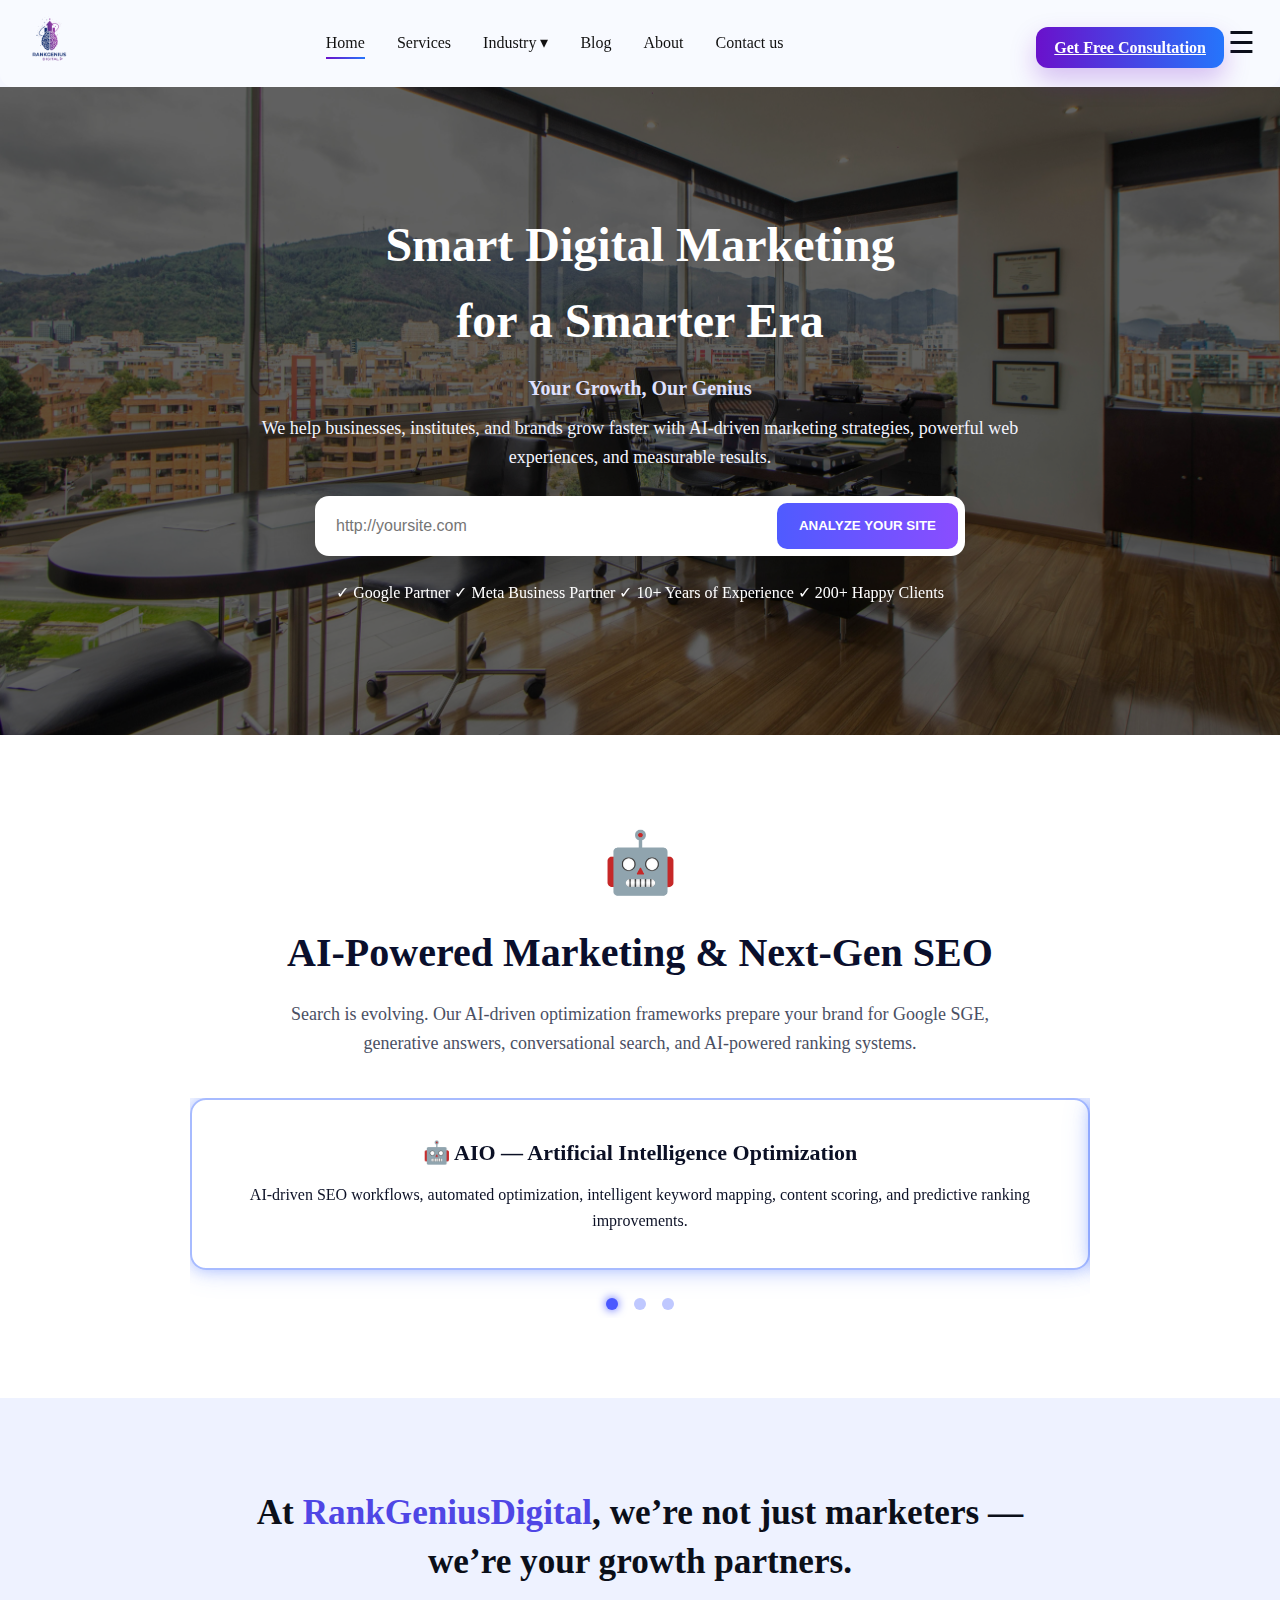
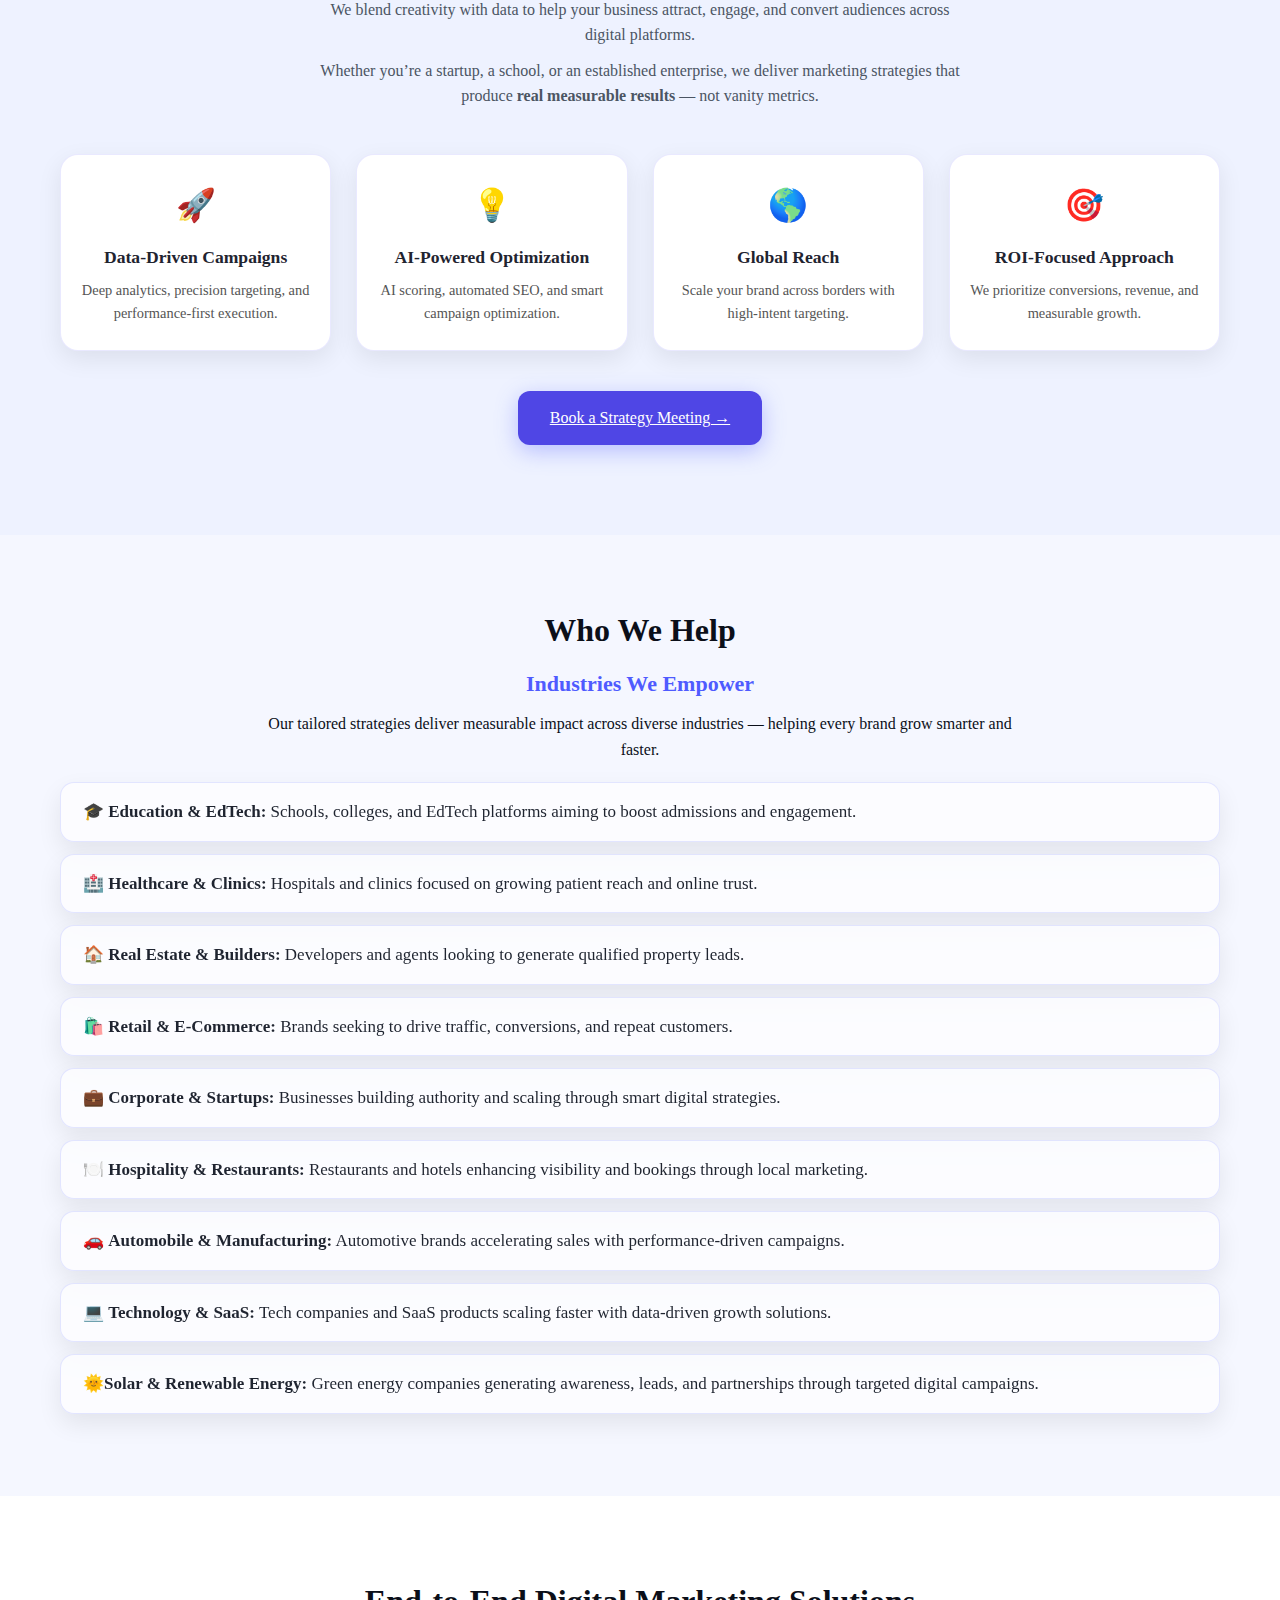
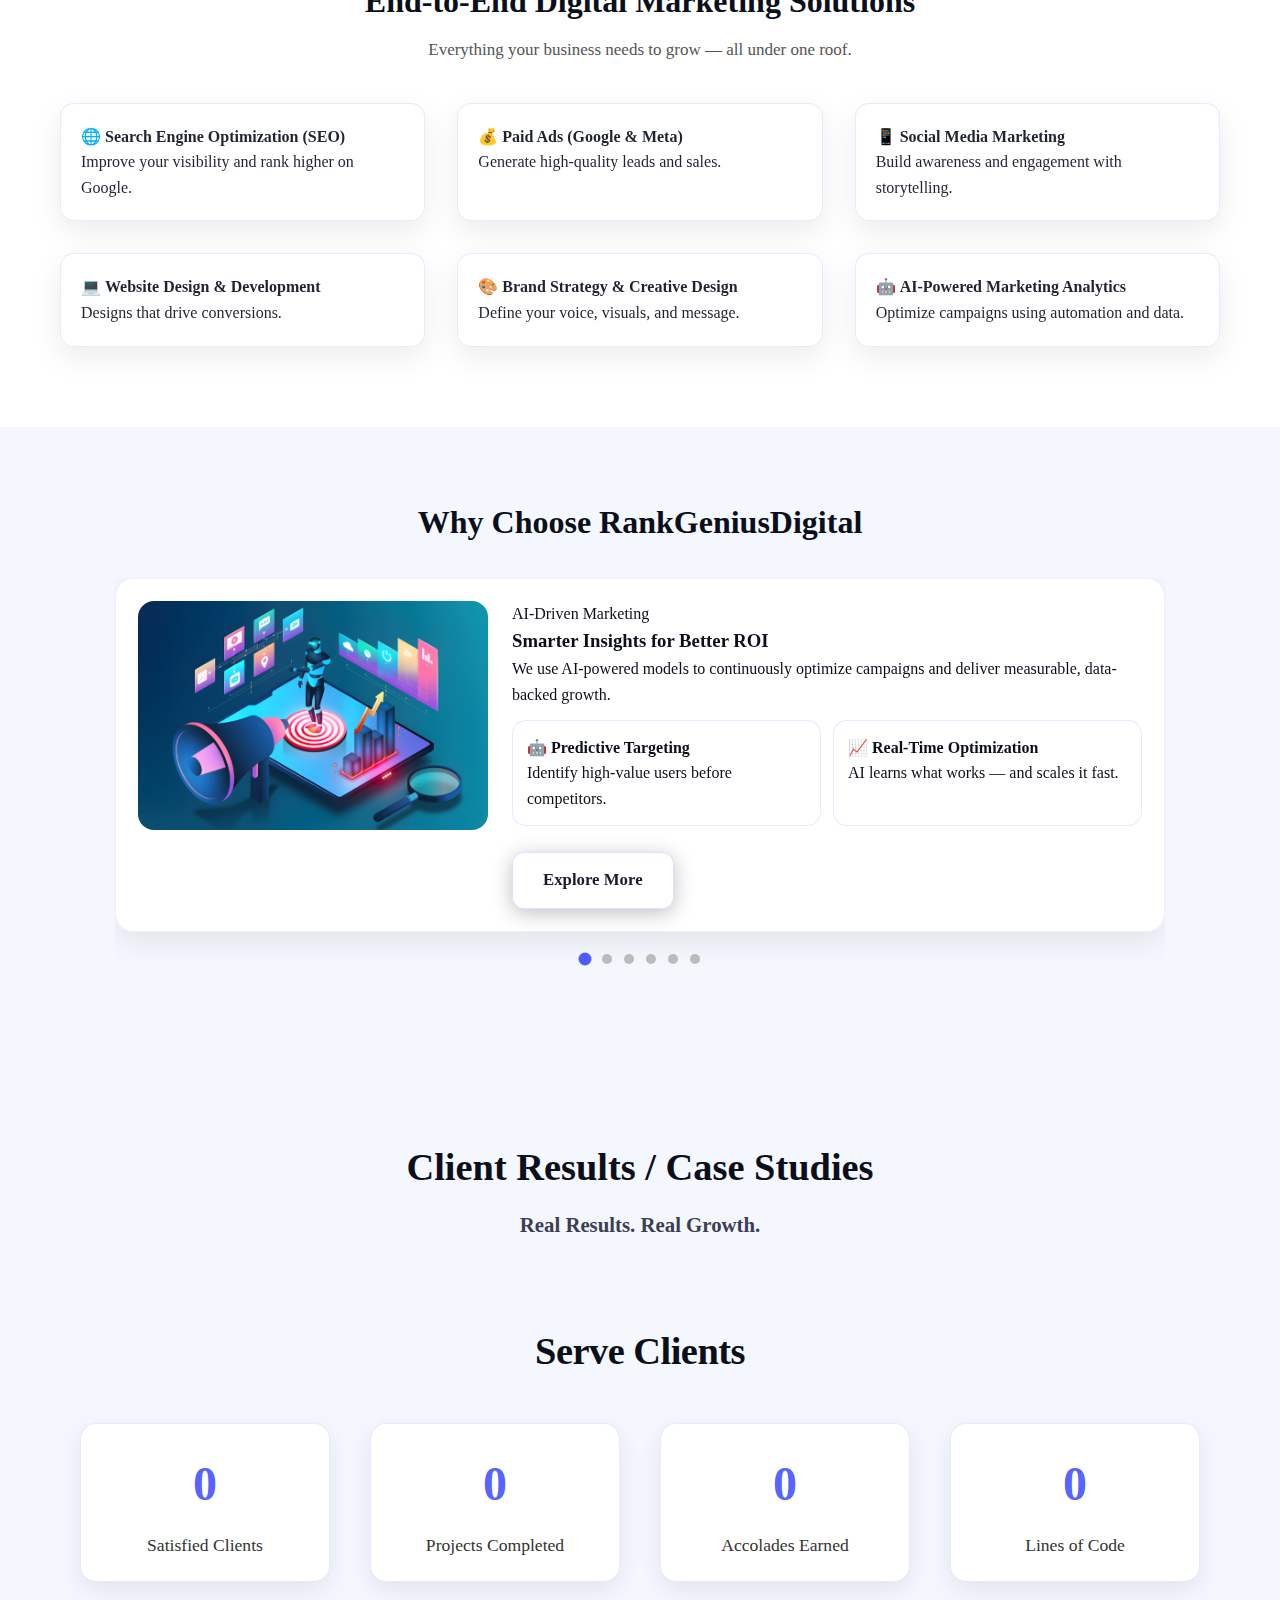
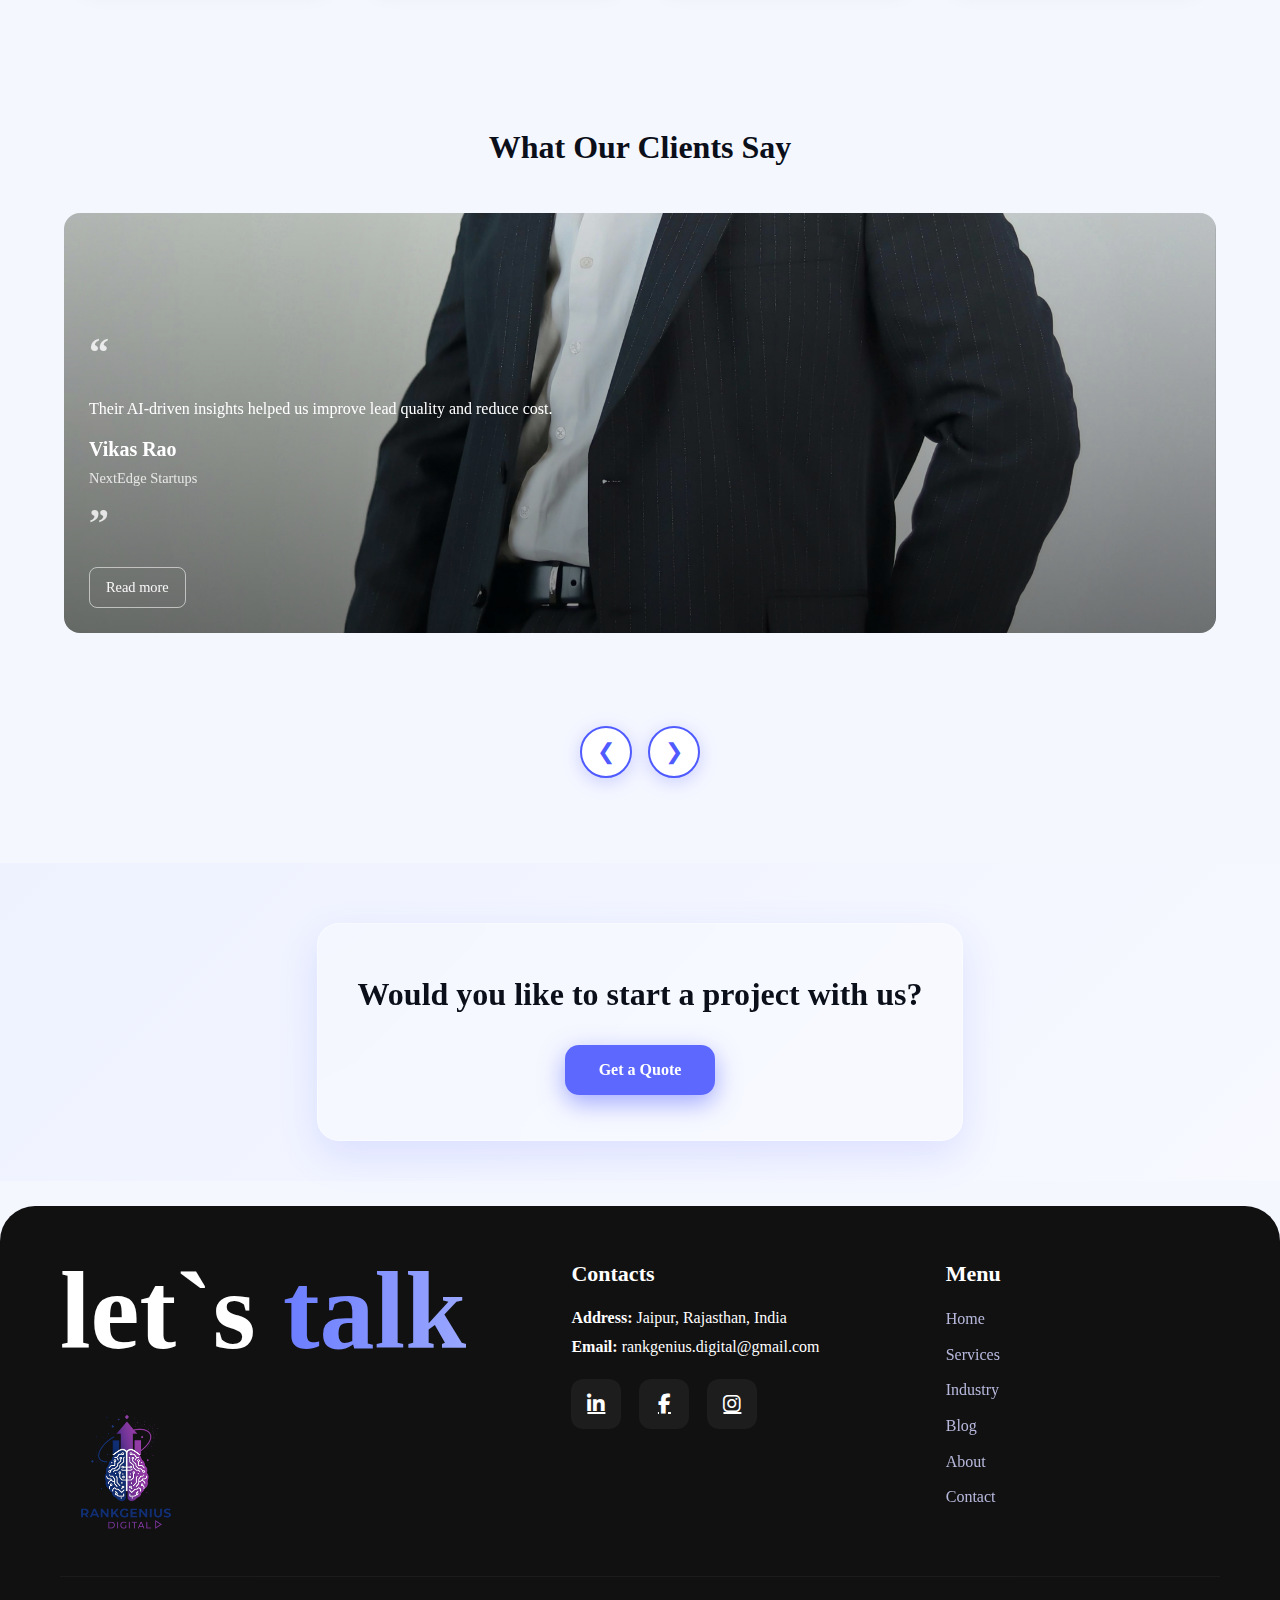
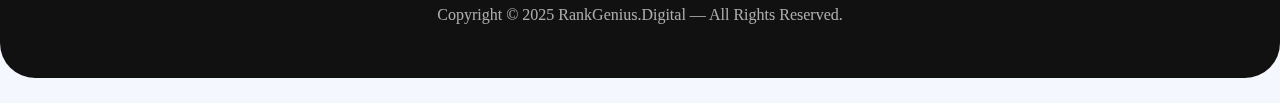
<file: index.html>
<!DOCTYPE html>
<html lang="en">

<head>
  <meta charset="UTF-8" />
  <meta name="viewport" content="width=device-width, initial-scale=1.0" />

  <!-- Google Search Console verification -->
  <meta name="google-site-verification" content="YK-uyMyLm5Sf6pNmDeuvj6213Htk8eVxr0alSbHFHBI" />

  <title>RankGenius Digital | Best Digital Marketing Agency in India | SEO, Ads & AI Growth Solutions</title>
  <meta name="description"
    content="Boost your brand with RankGenius Digital — India’s AI-powered marketing agency. We offer SEO, Google Ads, social media, web design & lead generation solutions to grow your business faster.">
  <meta name="keywords"
    content="digital marketing, SEO, Google Ads, RankGenius Digital, AI marketing, branding, lead generation, social media, India">

  <title>Rankgenius.digital</title>
  
  <link rel="icon" type="image/png" sizes="48x48" href="assets/img/rankgenius-favicon.png">

  <link rel="stylesheet" href="styles1.css" />
  <!-- Font Awesome Icons -->
  <link rel="stylesheet" href="https://cdnjs.cloudflare.com/ajax/libs/font-awesome/6.5.0/css/all.min.css">

  <link href="https://fonts.googleapis.com/css2?family=Inter:wght@400;600;800&display=swap" rel="stylesheet">

  <!-- SwiperJS CDN -->
  <link rel="stylesheet" href="https://cdn.jsdelivr.net/npm/swiper@11/swiper-bundle.min.css" />
  <script src="https://cdn.jsdelivr.net/npm/swiper@11/swiper-bundle.min.js"></script>
</head>

<body>
  <!-- HEADER -->
  <header class="nav-bar">

    <a href="index.html" class="logo">
      <img src="assets/logo.png" alt="RankGenius Digital Logo">
    </a>
  
    <nav id="navMenu">
      <ul>
        <li><a href="index.html" class="active">Home</a></li>
        <li><a href="services.html">Services</a></li>
  
        <li class="dropdown">
          <a href="#" class="drop-btn">Industry ▾</a>
          <ul class="dropdown-menu">
            <li><a href="we-serve.html">We Serve</a></li>
            <li><a href="packages.html">Packages</a></li>
          </ul>
        </li>
  
        <li><a href="blog.html">Blog</a></li>
        <li><a href="about.html">About</a></li>
        <li><a href="contact.html">Contact us</a></li>
      </ul>
    </nav>
  
    <!-- FIXED RIGHT ACTIONS -->
    <div class="nav-actions">
      <a href="consultation.html" class="btn-accent">Get Free Consultation</a>
      <!-- MOBILE TOGGLE BUTTON -->
  <span id="menuToggle" class="mobile-menu-btn">☰</span>
    </div>
  
  </header>
  
  <!-- HERO SECTION -->
  <section class="hero">
    <div class="overlay"></div>
    <div class="container hero-content">
      <h1>Smart Digital Marketing <br>for a Smarter Era</h1>
      <h6>Your Growth, Our Genius</h6>
      <p class="subtitle">We help businesses, institutes, and brands grow faster with AI-driven marketing strategies,
        powerful web experiences, and measurable results.</p>
      <!-- New Analyzer Box -->
      <div class="audit-box">
        <form action="consultation.html" method="get" class="analyzer-form">
          <input type="url" placeholder="http://yoursite.com" required>
          <button type="submit">ANALYZE YOUR SITE</button>
        </form>

      </div>
      <div class="badges">
        <span>✓ Google Partner</span>
        <span>✓ Meta Business Partner</span>
        <span>✓ 10+ Years of Experience</span>
        <span>✓ 200+ Happy Clients</span>
      </div>
    </div>
  </section>

  <!-- AI-Powered Marketing Section -->
  <section class="ai-section">
    <div class="ai-container">

      <div class="ai-icon">
        🤖
      </div>

      <h2 class="ai-heading">AI-Powered Marketing & Next-Gen SEO</h2>

      <p class="ai-subtitle">
        Search is evolving. Our AI-driven optimization frameworks prepare your brand for
        Google SGE, generative answers, conversational search, and AI-powered ranking systems.
      </p>

      <!-- Slider -->
      <div class="ai-slider" id="aiSlider">
        <div class="ai-slides" id="aiSlides">

          <!-- Slide 1 -->
          <div class="ai-slide neon-card">
            <h3>🤖 AIO — Artificial Intelligence Optimization</h3>
            <p>
              AI-driven SEO workflows, automated optimization, intelligent keyword mapping,
              content scoring, and predictive ranking improvements.
            </p>
          </div>

          <!-- Slide 2 -->
          <div class="ai-slide neon-card">
            <h3>⚡ GEO — Generative Engine Optimization</h3>
            <p>
              Optimize for Google SGE, ChatGPT Search, Gemini AI & Bing AI to appear inside
              generative answers.
            </p>
          </div>

          <!-- Slide 3 -->
          <div class="ai-slide neon-card">
            <h3>🎯 AEO — Answer Engine Optimization</h3>
            <p>
              Rank in AI answer boxes, conversational replies, featured snippets,
              and voice search assistants.
            </p>
          </div>

        </div>

        <!-- Navigation dots -->
        <div class="ai-dots">
          <span class="dot active"></span>
          <span class="dot"></span>
          <span class="dot"></span>
        </div>
      </div>

    </div>
  </section>


  <!-- ============================
     ABOUT – MODERN REDESIGN
============================= -->
  <section class="about-section-modern">
    <div class="container">

      <div class="about-header">
        <h2>
          At <span>RankGeniusDigital</span>, we’re not just marketers —
          <br>we’re your <strong>growth partners.</strong>
        </h2>
        <p class="about-desc">
        We blend creativity with data to help your business attract, engage, and convert audiences across digital platforms.
        </p>
        <p class="about-desc">
          Whether you’re a startup, a school, or an established enterprise, we deliver
          marketing strategies that produce <strong>real measurable results</strong> — not vanity metrics.
        </p>
      </div>

      <!-- Highlight Cards -->
      <div class="about-features">

        <div class="a-feature">
          <div class="a-icon">🚀</div>
          <h4>Data-Driven Campaigns</h4>
          <p>Deep analytics, precision targeting, and performance-first execution.</p>
        </div>

        <div class="a-feature">
          <div class="a-icon">💡</div>
          <h4>AI-Powered Optimization</h4>
          <p>AI scoring, automated SEO, and smart campaign optimization.</p>
        </div>

        <div class="a-feature">
          <div class="a-icon">🌎</div>
          <h4>Global Reach</h4>
          <p>Scale your brand across borders with high-intent targeting.</p>
        </div>

        <div class="a-feature">
          <div class="a-icon">🎯</div>
          <h4>ROI-Focused Approach</h4>
          <p>We prioritize conversions, revenue, and measurable growth.</p>
        </div>

      </div>

      <!-- CTA Button -->
      <div class="about-cta">
        <a href="https://calendly.com/rankgenius-digital/30min?month=2025-11" target="_blank" class="btn-meeting">
          Book a Strategy Meeting →
        </a>
      </div>

    </div>
  </section>
  <!-- ============================
     ABOUT section ends 
============================= -->

  <section class="who-we-help">
    <div class="container help-box">
      <div class="help-header">
        <h2 class="help-title">Who We Help</h2>
        <h3 class="help-subtitle">Industries We Empower</h3>
        <p class="intro-text">
          Our tailored strategies deliver measurable impact across diverse industries —
          helping every brand grow smarter and faster.
        </p>
      </div>
      <div class="industries-list">
        <p>🎓 <strong>Education & EdTech:</strong> Schools, colleges, and EdTech platforms aiming to boost admissions
          and engagement.</p>
        <p>🏥 <strong>Healthcare & Clinics:</strong> Hospitals and clinics focused on growing patient reach and online
          trust.</p>
        <p>🏠 <strong>Real Estate & Builders:</strong> Developers and agents looking to generate qualified property
          leads.</p>
        <p>🛍️ <strong>Retail & E-Commerce:</strong> Brands seeking to drive traffic, conversions, and repeat customers.
        </p>
        <p>💼 <strong>Corporate & Startups:</strong> Businesses building authority and scaling through smart digital
          strategies.</p>
        <p>🍽️ <strong>Hospitality & Restaurants:</strong> Restaurants and hotels enhancing visibility and bookings
          through local marketing.</p>
        <p>🚗 <strong>Automobile & Manufacturing:</strong> Automotive brands accelerating sales with performance-driven
          campaigns.</p>
        <p>💻 <strong>Technology & SaaS:</strong> Tech companies and SaaS products scaling faster with data-driven
          growth solutions.</p>
        <p>🌞<strong>Solar & Renewable Energy:</strong> Green energy companies generating awareness, leads, and
          partnerships through targeted digital campaigns.</p>
      </div>
    </div>
  </section>

  <!-- SERVICES -->
  <section class="services">
    <div class="container">
      <h2>End-to-End Digital Marketing Solutions</h2>
      <p class="subtitle">Everything your business needs to grow — all under one roof.</p>

      <div class="service-grid">
        <div class="service">🌐 <strong>Search Engine Optimization (SEO)</strong><br>Improve your visibility and rank
          higher on Google.</div>
        <div class="service">💰 <strong>Paid Ads (Google & Meta)</strong><br>Generate high-quality leads and sales.
        </div>
        <div class="service">📱 <strong>Social Media Marketing</strong><br>Build awareness and engagement with
          storytelling.</div>
        <div class="service">💻 <strong>Website Design & Development</strong><br>Designs that drive conversions.</div>
        <div class="service">🎨 <strong>Brand Strategy & Creative Design</strong><br>Define your voice, visuals, and
          message.</div>
        <div class="service">🤖 <strong>AI-Powered Marketing Analytics</strong><br>Optimize campaigns using automation
          and data.</div>
      </div>
    </div>
  </section>

  <!-- WHY CHOOSE US (SLIDER) -->
  <section class="why-choose">
    <div class="container">
      <h2>Why Choose RankGeniusDigital</h2>

      <div class="swiper mySwiper">
        <div class="swiper-wrapper">

          <!-- Slide 1 -->
          <div class="swiper-slide">
            <div class="choose-content">
              <div class="choose-img">
                <img src="assets/image.png" alt="AI Marketing">
              </div>
              <div class="choose-text">
                <span class="tag">AI-Driven Marketing</span>
                <h3>Smarter Insights for Better ROI</h3>
                <p>We use AI-powered models to continuously optimize campaigns and deliver measurable, data-backed
                  growth.</p>
                <div class="feature-cards">
                  <div class="feature">
                    <h4>🤖 Predictive Targeting</h4>
                    <p>Identify high-value users before competitors.</p>
                  </div>
                  <div class="feature">
                    <h4>📈 Real-Time Optimization</h4>
                    <p>AI learns what works — and scales it fast.</p>
                  </div>
                </div>
                <br>
                <a href="services.html" class="btn btn-accent explore-btn">Explore More</a>
              </div>
            </div>
          </div>

          <!-- Slide 2 -->
          <div class="swiper-slide">
            <div class="choose-content">
              <div class="choose-img">
               <img src="assets/image06.png" alt="Proven Results">
              </div>
              <div class="choose-text">
                <span class="tag">Proven Results</span>
                <h3>200+ Successful Campaigns Across Industries</h3>
                <p>From hospitality to fintech — we’ve driven performance at scale with clear KPIs and long-term impact.
                </p>
                <div class="feature-cards">
                  <div class="feature">
                    <h4>🏆 Multi-Sector Expertise</h4>
                    <p>Adapted strategies that win in any field.</p>
                  </div>
                  <div class="feature">
                    <h4>📊 Data-Led Decisions</h4>
                    <p>No guesswork — just results.</p>
                  </div>
                </div>
                <br>
                <a href="services.html" class="btn btn-accent explore-btn">Explore More</a>
              </div>
            </div>
          </div>

          <!-- Slide 3 -->
          <div class="swiper-slide">
            <div class="choose-content">
              <div class="choose-img">
              <img src="assets/image03.png" alt="Transparency">
              </div>
              <div class="choose-text">
                <span class="tag">Transparency</span>
                <h3>No Hidden Costs, Only Measurable Outcomes</h3>
                <p>Our billing is simple and our reporting is clear — you always know where every rupee goes.</p>
                <div class="feature-cards">
                  <div class="feature">
                    <h4>🧾 Clear Billing</h4>
                    <p>No surprise invoices.</p>
                  </div>
                  <div class="feature">
                    <h4>🔍 Open Reports</h4>
                    <p>View live dashboards anytime.</p>
                  </div>
                </div>
                <br>
                <a href="services.html" class="btn btn-accent explore-btn">Explore More</a>
              </div>
            </div>
          </div>

          <!-- Slide 4 -->
          <div class="swiper-slide">
            <div class="choose-content">
              <div class="choose-img">
               <img src="assets/image02.png" alt="Custom Strategies">
              </div>
              <div class="choose-text">
                <span class="tag">Custom Strategies</span>
                <h3>Every Brand Is Unique, So Is Our Approach</h3>
                <p>We create marketing ecosystems that reflect your brand’s goals, audience, and scale potential.</p>
                <div class="feature-cards">
                  <div class="feature">
                    <h4>🎯 Audience-First Creative</h4>
                    <p>Campaigns that connect & convert.</p>
                  </div>
                  <div class="feature">
                    <h4>🚀 Scalable Systems</h4>
                    <p>Automated, repeatable growth.</p>
                  </div>
                </div>
                <br>
                <a href="services.html" class="btn btn-accent explore-btn">Explore More</a>
              </div>
            </div>
          </div>

          <!-- Slide 5 (Innovation) -->
          <div class="swiper-slide">
            <div class="choose-content">
              <div class="choose-img">
               <img src="assets/image05.png" alt="Innovation">
              </div>
              <div class="choose-text">
                <span class="tag">Innovation</span>
                <h3>Stay Ahead with Next-Gen Digital Tools</h3>
                <p>We blend AI analytics, automation, and human creativity to future-proof your marketing strategy.</p>
                <div class="feature-cards">
                  <div class="feature">
                    <h4>⚙️ Automation</h4>
                    <p>Smart systems that work 24/7.</p>
                  </div>
                  <div class="feature">
                    <h4>💡 Creative Intelligence</h4>
                    <p>AI + Design that sells your story.</p>
                  </div>
                </div>
                <br>
                <a href="services.html" class="btn btn-accent explore-btn">Explore More</a>
              </div>
            </div>
          </div>

          <!-- Slide 6 -->
          <div class="swiper-slide">
            <div class="choose-content">
              <div class="choose-img">
               <img src="assets/image04.png" alt="Partner With Us">
              </div>
              <div class="choose-text">
                <span class="tag">Partner With Us</span>
                <h3>Ready to Start Your Growth Journey?</h3>
                <p>Join 200+ brands who scaled with RankGeniusDigital. Let’s design your next big success story
                  together.</p>
                  <br>
                <a href="consultation.html" class="glass-btn start-project-btn">Start a Project</a>
              </div>
            </div>
          </div>

        </div>
        <div class="swiper-pagination"></div>
      </div>
    </div>
  </section>

  <!-- RESULTS -->
  <section class="results container">
    <h2>Client Results / Case Studies</h2>
    <h3>Real Results. Real Growth.</h3>
    <!-- STATS SECTION -->
    <div class="stats-section">
      <div class="container">
        <h3 class="stats-title">Serve Clients</h3>
        <div class="stats-grid">
          <div class="stat-box">
            <h2 class="counter" data-target="150" data-suffix="+">0</h2>
            <p>Satisfied Clients</p>
          </div>
          <div class="stat-box">
            <h2 class="counter" data-target="200" data-suffix="+">0</h2>
            <p>Projects Completed</p>
          </div>
          <div class="stat-box">
            <h2 class="counter" data-target="50" data-suffix="+">0</h2>
            <p>Accolades Earned</p>
          </div>
          <div class="stat-box">
            <h2 class="counter" data-target="56000" data-suffix="K+">0</h2>
            <p>Lines of Code</p>
          </div>
        </div>
      </div>
    </div>
  </section>

 
  <!-- TESTIMONIALS (SLIDER) -->

  <section class="testimonial-section">
    <h2 class="test-title">What Our Clients Say</h2>

    <div class="swiper testimonialSwiper">
      <div class="swiper-wrapper">

        <!-- 1 -->
        <div class="swiper-slide">
          <div class="t-card" style="background-image: url('assets/testimonials/t1.jpg');">
            <div class="overlay"></div>

            <div class="content">
              <div class="quote-top">“</div>

              <p class="text">
                Their AI-driven insights helped us improve lead quality and reduce cost.
              </p>

              <h3>Vikas Rao</h3>
              <span>NextEdge Startups</span>

              <div class="quote-bottom">”</div>
              <a href="#" class="read-more">Read more</a>
            </div>
          </div>
        </div>

        <!-- 2 -->
        <div class="swiper-slide">
          <div class="t-card" style="background-image: url('assets/testimonials/t2.jpg');">
            <div class="overlay"></div>

            <div class="content">
              <div class="quote-top">“</div>

              <p class="text">
                RankGeniusDigital’s marketing strategy helped us achieve real ROI.
              </p>

              <h3>Rohit Sharma</h3>
              <span>EduGrow Institute</span>

              <div class="quote-bottom">”</div>
              <a href="#" class="read-more">Read more</a>
            </div>
          </div>
        </div>

        <!-- 3 -->
        <div class="swiper-slide">
          <div class="t-card" style="background-image: url('assets/testimonials/t3.jpg');">
            <div class="overlay"></div>

            <div class="content">
              <div class="quote-top">“</div>

              <p class="text">
                Their ad campaigns and SEO improved our sales dramatically.
              </p>

              <h3>Priya Nair</h3>
              <span>Ecom Founder</span>

              <div class="quote-bottom">”</div>
              <a href="#" class="read-more">Read more</a>
            </div>
          </div>
        </div>

        <!-- SLIDE 4 -->
        <div class="swiper-slide">
          <div class="t-card" style="background-image: url('assets/testimonials/t4.jpg');">
            <div class="overlay"></div>

            <div class="content">
              <div class="quote-top">“</div>

              <p class="text">
                They redesigned our website and handled ads — phenomenal results!
              </p>

              <h3>Amit Khanna</h3>
              <span>TechNova Solutions</span>

              <div class="quote-bottom">”</div>
              <a href="#" class="read-more">Read more</a>
            </div>
          </div>
        </div>

        <!-- SLIDE 5 -->
        <div class="swiper-slide">
          <div class="t-card" style="background-image: url('assets/testimonials/t5.jpg');">
            <div class="overlay"></div>

            <div class="content">
              <div class="quote-top">“</div>

              <p class="text">
                Patient inquiries increased by 150% within 2 months.
              </p>

              <h3>Dr. Arjun Bansal</h3>
              <span>CityCare Clinics</span>

              <div class="quote-bottom">”</div>
              <a href="#" class="read-more">Read more</a>
            </div>
          </div>
        </div>

        <!-- SLIDE 6 -->
        <div class="swiper-slide">
          <div class="t-card" style="background-image: url('assets/testimonials/t6.jpg');">
            <div class="overlay"></div>

            <div class="content">
              <div class="quote-top">“</div>

              <p class="text">
                We received genuine property leads within days.
              </p>

              <h3>Naveen Tiwari</h3>
              <span>EliteSpaces Realty</span>

              <div class="quote-bottom">”</div>
              <a href="#" class="read-more">Read more</a>
            </div>
          </div>
        </div>

        <!-- SLIDE 7 -->
        <div class="swiper-slide">
          <div class="t-card" style="background-image: url('assets/testimonials/t7.jpg');;">
            <div class="overlay"></div>

            <div class="content">
              <div class="quote-top">“</div>

              <p class="text">
                Our social media visibility skyrocketed. They really know what works.
              </p>

              <h3>Sneha Deshmukh</h3>
              <span>UrbanGlam Boutique</span>

              <div class="quote-bottom">”</div>
              <a href="#" class="read-more">Read more</a>
            </div>
          </div>
        </div>

        <!-- SLIDE 8 -->
        <div class="swiper-slide">
          <div class="t-card" style="background-image: url('assets/testimonials/t8.jpg');">
            <div class="overlay"></div>

            <div class="content">
              <div class="quote-top">“</div>

              <p class="text">
                Their AI-driven insights helped us improve lead quality and reduce cost.
              </p>

              <h3>Vikas Rao</h3>
              <span>NextEdge Startups</span>

              <div class="quote-bottom">”</div>
              <a href="#" class="read-more">Read more</a>
            </div>
          </div>
        </div>

        <!-- SLIDE 9 -->
        <div class="swiper-slide">
          <div class="t-card" style="background-image: url('assets/testimonials/t9.jpg');">
            <div class="overlay"></div>

            <div class="content">
              <div class="quote-top">“</div>

              <p class="text">
                Outstanding team! They managed our Google Ads and email automation with great precision. Real ROI, not
                just reports.
              </p>

              <h3>Sarah Williams</h3>
              <span>GrowthBridge Marketing (New York, USA)</span>

              <div class="quote-bottom">”</div>
              <a href="#" class="read-more">Read more</a>
            </div>
          </div>
        </div>

        <!-- SLIDE 10 -->
        <div class="swiper-slide">
          <div class="t-card" style="background-image: url('assets/testimonials/t10.jpg');">
            <div class="overlay"></div>

            <div class="content">
              <div class="quote-top">“</div>

              <p class="text">
                RankGeniusDigital helped us scale our SaaS product globally. The combination of creative and data-driven
                work is impressive.
              </p>

              <h3>James Carter</h3>
              <span>CloudFlow Technologies (London, UK)</span>

              <div class="quote-bottom">”</div>
              <a href="#" class="read-more">Read more</a>
            </div>
          </div>
        </div>
      </div>

      <!-- Pagination & Arrows -->
      <div class="swiper mySwiper">
        <div class="swiper-wrapper">
          <!-- slides -->
        </div>
        <br>
        <!-- dots -->
        <div class="swiper-pagination"></div>
      </div>

      <!-- navigation controls (OUTSIDE swiper) -->
      <div class="testi-nav">
        <div class="testi-prev">&#10094;</div>
        <div class="testi-next">&#10095;</div>
      </div>
      <br>
  </section>




  <!--<section class="testimonials container">
    <h2>What Our Clients Say</h2>
    <div class="swiper mySwiper">
      <div class="swiper-wrapper">

        <div class="swiper-slide">
          <blockquote>“RankGeniusDigital transformed our online presence. We saw real growth within the first 60
            days.”<br>
            <strong>Rohit Sharma</strong><br><span>EduGrow Institute</span>
          </blockquote>
        </div>

        <div class="swiper-slide">
          <blockquote>“Their SEO and ad strategies are top-notch — highly recommended!”<br>
            <strong>Priya Nair</strong><br><span>Ecom Founder</span>
          </blockquote>
        </div>

        <div class="swiper-slide">
          <blockquote>“Our admissions increased by 3x after working with RankGeniusDigital. Their education marketing
            expertise is unmatched.”<br>
            <strong>Dr. Meena Patel</strong><br><span>BrightFuture Academy</span>
          </blockquote>
        </div>

        <div class="swiper-slide">
          <blockquote>“They redesigned our entire website and handled ads — the results were phenomenal. Excellent
            communication and creative ideas.”<br>
            <strong>Amit Khanna</strong><br><span>TechNova Solutions</span>
          </blockquote>
        </div>

        <div class="swiper-slide">
          <blockquote>“We partnered with RankGeniusDigital for our healthcare campaigns. Patient inquiries went up by
            150% in just two months.”<br>
            <strong>Dr. Arjun Bansal</strong><br><span>CityCare Clinics</span>
          </blockquote>
        </div>

        <div class="swiper-slide">
          <blockquote>“The team understood our real estate audience perfectly. We received genuine property leads within
            days.”<br>
            <strong>Naveen Tiwari</strong><br><span>EliteSpaces Realty</span>
          </blockquote>
        </div>

        <div class="swiper-slide">
          <blockquote>“Our brand visibility across social platforms skyrocketed. RankGeniusDigital’s team knows what
            works.”<br>
            <strong>Sneha Deshmukh</strong><br><span>UrbanGlam Boutique</span>
          </blockquote>
        </div>

        <div class="swiper-slide">
          <blockquote>“Highly professional and data-driven. Their AI insights helped us cut costs and improve lead
            quality.”<br>
            <strong>Vikas Rao</strong><br><span>NextEdge Startups</span>
          </blockquote>
        </div>

        <div class="swiper-slide">
          <blockquote>“Outstanding team! They managed our Google Ads and email automation with great precision. Real
            ROI, not just reports.”<br>
            <strong>Sarah Williams</strong><br><span>GrowthBridge Marketing (New York, USA)</span>
          </blockquote>
        </div>

        <div class="swiper-slide">
          <blockquote>“RankGeniusDigital helped us scale our SaaS product globally. The combination of creative and
            data-driven work is impressive.”<br>
            <strong>James Carter</strong><br><span>CloudFlow Technologies (London, UK)</span>
          </blockquote>
        </div>

      </div>
      <div class="swiper-pagination"></div>
    </div>
  </section> -->


  <!-- GLASS CTA -->
  <section class="glass-cta">
    <div class="glass-container">
      <div class="cta-content">
        <h2>Would you like to start a project with us?</h2>
        <a href="consultation.html" class="btn-glass">Get a Quote</a>
      </div>
    </div>
  </section>
  <!-- FOOTER OUTER WRAPPER (full width background like Digmancy) -->
  <div class="footer-outer">

    <!-- FOOTER CONTAINER (rounded box inside, centered) -->
    <footer class="dark-footer">
      <div class="footer-inner">

        <!-- LEFT -->
        <div class="footer-left">
          <h1 class="footer-title">let`s <span>talk</span></h1>
          <img src="assets/logo.png" class="footer-logo">
        </div>

        <!-- CONTACT -->
        <div class="footer-contact">
          <h3>Contacts</h3>

          <p><strong>Address:</strong> Jaipur, Rajasthan, India</p>
          <p><strong>Email:</strong> rankgenius.digital@gmail.com</p>
         <!-- <p><strong>Phone:</strong> +91 0000000000</p>-->

          <!-- SOCIAL UNDER PHONE -->
          <div class="footer-social-inline">
            <a href="#"><i class="fab fa-linkedin-in"></i></a>
            <a href="#"><i class="fab fa-facebook-f"></i></a>
            <a href="#"><i class="fab fa-instagram"></i></a>
          </div>
        </div>

        <!-- MENU -->
        <div class="footer-menu">
          <h3>Menu</h3>
          <a href="index.html">Home</a>
          <a href="services.html">Services</a>
          <a href="we-serve.html">Industry</a>
          <a href="blog.html">Blog</a>
          <a href="about.html">About</a>
          <a href="contact.html">Contact</a>
        </div>

      </div>

      <div class="footer-bottom">
        Copyright © 2025 RankGenius.Digital — All Rights Reserved.
      </div>
    </footer>

  </div>

  <script src="script.js"></script>
  <script src="mobile.js"></script>

  <!-- Swiper Initialization 
    var swiper = new Swiper(".mySwiper", {
      slidesPerView: 1,
      spaceBetween: 40,
      loop: true,
      autoplay: { delay: 4000, disableOnInteraction: false },
      pagination: { el: ".swiper-pagination", clickable: true },
    });
  </script>  -->


</body>


</html>
</file>
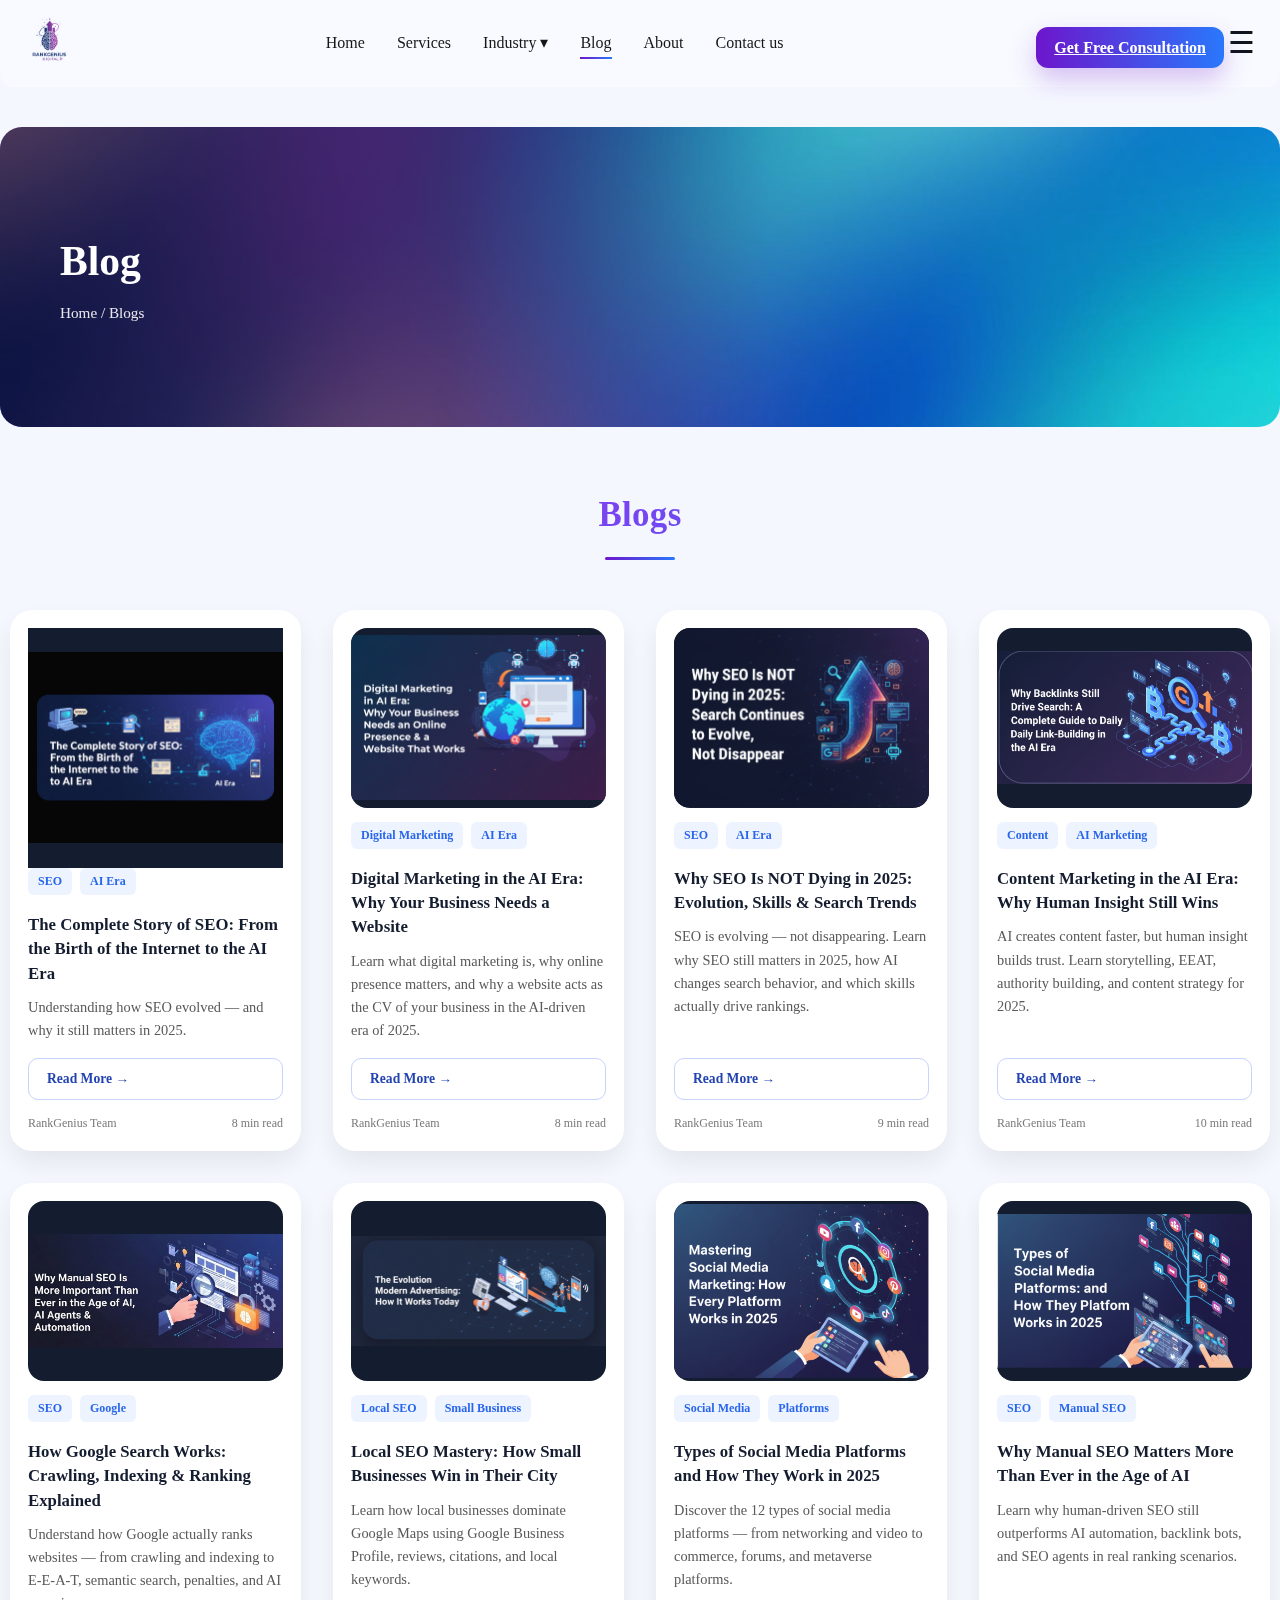
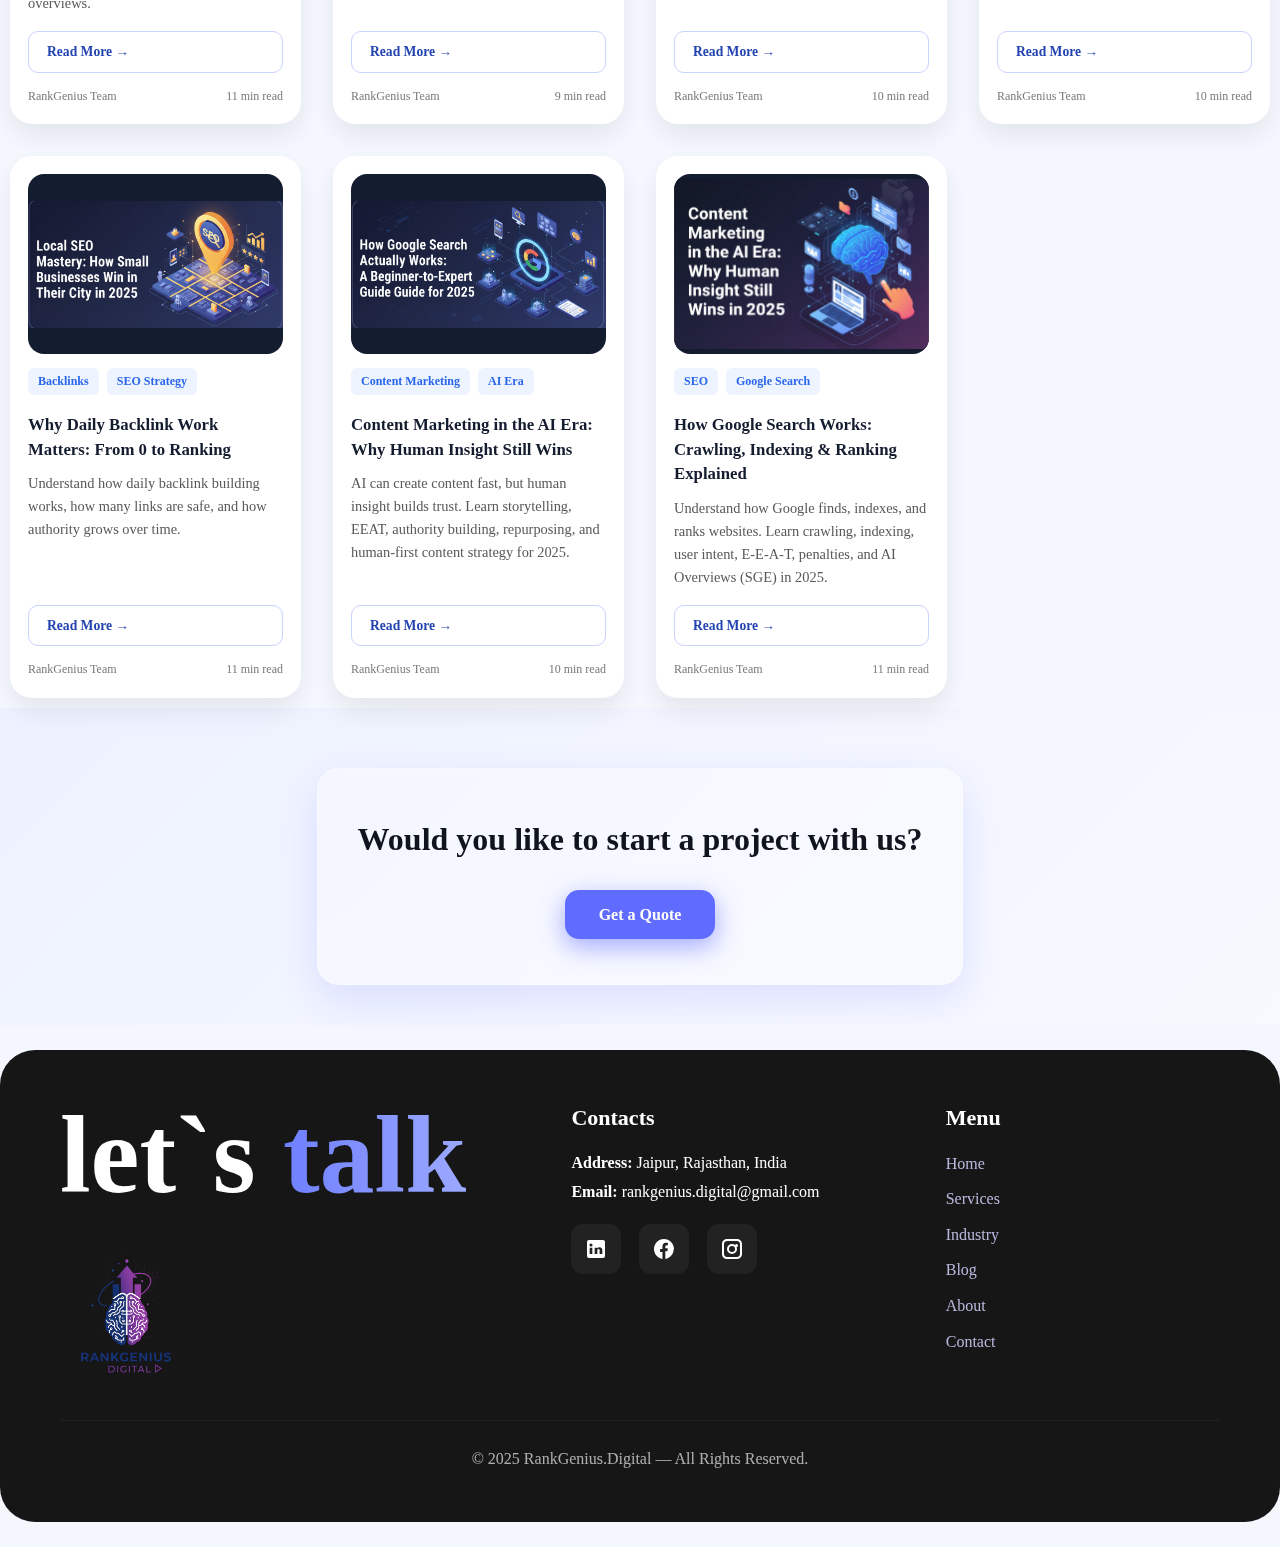
<file: blog.html>
<!DOCTYPE html>
<html lang="en">

<head>
  <meta charset="UTF-8" />
  <meta name="viewport" content="width=device-width, initial-scale=1.0" />
  <title>Blog | RankGenius Digital</title>

  <!-- Main CSS -->
  <link rel="stylesheet" href="styles1.css" />
  <link rel="icon" type="image/png" href="assets/img/rankgenius-favicon.png">
</head>

<body>
  <!-- =========================
     HEADER (UNCHANGED)
========================= -->
  <header class="nav-bar">

    <a href="index.html" class="logo">
      <img src="assets/logo.png" alt="RankGenius Digital Logo">
    </a>

    <nav>
      <ul>
        <li><a href="index.html">Home</a></li>
        <li><a href="services.html">Services</a></li>

        <li class="dropdown">
          <a href="#" class="drop-btn">Industry ▾</a>
          <ul class="dropdown-menu">
            <li><a href="we-serve.html">We Serve</a></li>
            <li><a href="packages.html">Packages</a></li>
          </ul>
        </li>

        <li><a href="blog.html" class="active">Blog</a></li>
        <li><a href="about.html">About</a></li>
        <li><a href="contact.html">Contact us</a></li>
      </ul>
    </nav>

    <div class="nav-actions">
      <a href="consultation.html" class="btn-accent">Get Free Consultation</a>
      <span id="menuToggle" class="mobile-menu-btn">☰</span>
    </div>
  </header>

  <!-- BLOG HERO BANNER -->
  <section class="blog-hero-premium">
    <div class="blog-hero-overlay"></div>

    <div class="blog-hero-text">
      <h1>Blog</h1>
      <p class="breadcrumb">Home / Blogs</p>
    </div>
  </section>

  <!-- =========================
     BLOG LIST
========================= -->
  <section class="blog-list">

    <h2 class="blog-heading">Blogs</h2>
    <div class="blog-divider"></div>
 

    <div class="blog-grid">

      <!-- BLOG CARD 1-->

      <article class="blog-card">
        <img src="assets/blog/thumb-01.png" class="blog-img" alt="SEO History Blog">

        <div class="blog-tags">
          <span class="blog-tag">SEO</span>
          <span class="blog-tag">AI Era</span>
        </div>

        <h2>
          The Complete Story of SEO: From the Birth of the Internet to the AI Era
        </h2>

        <p>
          Understanding how SEO evolved — and why it still matters in 2025.
        </p>

        <a href="blog1.html" class="read-btn">Read More →</a>

        <div class="blog-meta">
          <span>RankGenius Team</span>
          <span>8 min read</span>
        </div>
      </article>


      <!-- BLOG CARD 2 -->
      <article class="blog-card">
        <div class="blog-image">
          <img src="assets/blog/thumb-02.png" class="blog-img" alt="Digital Marketing in the AI Era">
        </div>

        <div class="blog-tags">
          <span class="blog-tag">Digital Marketing</span>
          <span class="blog-tag">AI Era</span>
        </div>

        <h2>
          Digital Marketing in the AI Era: Why Your Business Needs a Website
        </h2>

        <p>
          Learn what digital marketing is, why online presence matters, and why a website
          acts as the CV of your business in the AI-driven era of 2025.
        </p>

        <a href="blog2.html" class="read-btn">
          Read More →
        </a>

        <div class="blog-meta">
          <span>RankGenius Team</span>
          <span>8 min read</span>
        </div>
      </article>

      <!-- BLOG CARD 3 -->

      <article class="blog-card">
        <div class="blog-image">
          <img src="assets/blog/thumb-03.png" class="blog-img" alt="Why SEO Is Not Dying in 2025">
        </div>

        <div class="blog-tags">
          <span class="blog-tag">SEO</span>
          <span class="blog-tag">AI Era</span>
        </div>

        <h2>Why SEO Is NOT Dying in 2025: Evolution, Skills & Search Trends</h2>

        <p>
          SEO is evolving — not disappearing. Learn why SEO still matters in 2025,
          how AI changes search behavior, and which skills actually drive rankings.
        </p>

        <a href="blog3.html" class="read-btn">Read More →</a>

        <div class="blog-meta">
          <span>RankGenius Team</span>
          <span>9 min read</span>
        </div>
      </article>

      <!-- BLOG CARD 4 -->

      <article class="blog-card">
        <div class="blog-image">
          <img src="assets/blog/thumb-04.png" class="blog-img" alt="Content Marketing in the AI Era">
        </div>

        <div class="blog-tags">
          <span class="blog-tag">Content</span>
          <span class="blog-tag">AI Marketing</span>
        </div>

        <h2>Content Marketing in the AI Era: Why Human Insight Still Wins</h2>

        <p>
          AI creates content faster, but human insight builds trust.
          Learn storytelling, EEAT, authority building, and content strategy for 2025.
        </p>

        <a href="blog4.html" class="read-btn">Read More →</a>

        <div class="blog-meta">
          <span>RankGenius Team</span>
          <span>10 min read</span>
        </div>
      </article>

      <!-- BLOG CARD 5 -->
      <article class="blog-card">
        <div class="blog-image">
          <img src="assets/blog/thumb-05.jpg" class="blog-img" alt="How Google Search Works">
        </div>

        <div class="blog-tags">
          <span class="blog-tag">SEO</span>
          <span class="blog-tag">Google</span>
        </div>

        <h2>How Google Search Works: Crawling, Indexing & Ranking Explained</h2>

        <p>
          Understand how Google actually ranks websites — from crawling and indexing
          to E-E-A-T, semantic search, penalties, and AI overviews.
        </p>

        <a href="blog5.html" class="read-btn">Read More →</a>

        <div class="blog-meta">
          <span>RankGenius Team</span>
          <span>11 min read</span>
        </div>
      </article>


      <!-- BLOG CARD 6 -->
      <article class="blog-card">
        <div class="blog-image">
          <img src="assets/blog/thumb-06.png" class="blog-img" alt="Local SEO Mastery">
        </div>

        <div class="blog-tags">
          <span class="blog-tag">Local SEO</span>
          <span class="blog-tag">Small Business</span>
        </div>

        <h2>Local SEO Mastery: How Small Businesses Win in Their City</h2>

        <p>
          Learn how local businesses dominate Google Maps using
          Google Business Profile, reviews, citations, and local keywords.
        </p>

        <a href="blog6.html" class="read-btn">Read More →</a>

        <div class="blog-meta">
          <span>RankGenius Team</span>
          <span>9 min read</span>
        </div>
      </article>


      <!-- BLOG CARD 7 -->
      <article class="blog-card">
        <div class="blog-image">
          <img src="assets/blog/thumb-07.png" class="blog-img" alt="Types of Social Media Platforms">
        </div>

        <div class="blog-tags">
          <span class="blog-tag">Social Media</span>
          <span class="blog-tag">Platforms</span>
        </div>

        <h2>Types of Social Media Platforms and How They Work in 2025</h2>

        <p>
          Discover the 12 types of social media platforms —
          from networking and video to commerce, forums, and metaverse platforms.
        </p>

        <a href="blog7.html" class="read-btn">Read More →</a>

        <div class="blog-meta">
          <span>RankGenius Team</span>
          <span>10 min read</span>
        </div>
      </article>


      <!-- BLOG CARD 8 -->
      <article class="blog-card">
        <div class="blog-image">
          <img src="assets/blog/thumb08.png" class="blog-img" alt="Manual SEO vs AI">
        </div>

        <div class="blog-tags">
          <span class="blog-tag">SEO</span>
          <span class="blog-tag">Manual SEO</span>
        </div>

        <h2>Why Manual SEO Matters More Than Ever in the Age of AI</h2>

        <p>
          Learn why human-driven SEO still outperforms AI automation,
          backlink bots, and SEO agents in real ranking scenarios.
        </p>

        <a href="blog8.html" class="read-btn">Read More →</a>

        <div class="blog-meta">
          <span>RankGenius Team</span>
          <span>10 min read</span>
        </div>
      </article>

      <!-- BLOG CARD 9 -->
      <article class="blog-card">
        <div class="blog-image">
          <img src="assets/blog/thumb09.png" class="blog-img" alt="Daily Backlink Work">
        </div>

        <div class="blog-tags">
          <span class="blog-tag">Backlinks</span>
          <span class="blog-tag">SEO Strategy</span>
        </div>

        <h2>Why Daily Backlink Work Matters: From 0 to Ranking</h2>

        <p>
          Understand how daily backlink building works,
          how many links are safe, and how authority grows over time.
        </p>

        <a href="blog9.html" class="read-btn">Read More →</a>

        <div class="blog-meta">
          <span>RankGenius Team</span>
          <span>11 min read</span>
        </div>
      </article>

      <!-- BLOG CARD 10 -->
      <article class="blog-card">
        <div class="blog-image">
          <img src="assets/blog/thumb10.png" class="blog-img"
            alt="Content Marketing in the AI Era: Why Human Insight Still Wins">
        </div>

        <div class="blog-tags">
          <span class="blog-tag">Content Marketing</span>
          <span class="blog-tag">AI Era</span>
        </div>

        <h2>Content Marketing in the AI Era: Why Human Insight Still Wins</h2>

        <p>
          AI can create content fast, but human insight builds trust.
          Learn storytelling, EEAT, authority building, repurposing,
          and human-first content strategy for 2025.
        </p>

        <a href="blog10.html" class="read-btn">Read More →</a>

        <div class="blog-meta">
          <span>RankGenius Team</span>
          <span>10 min read</span>
        </div>
      </article>

      <!-- BLOG CARD 11 -->
      <article class="blog-card">
        <div class="blog-image">
          <img src="assets/blog/thumb11.png" class="blog-img" alt="How Google Search Works in 2025">
        </div>

        <div class="blog-tags">
          <span class="blog-tag">SEO</span>
          <span class="blog-tag">Google Search</span>
        </div>

        <h2>How Google Search Works: Crawling, Indexing & Ranking Explained</h2>

        <p>
          Understand how Google finds, indexes, and ranks websites.
          Learn crawling, indexing, user intent, E-E-A-T, penalties,
          and AI Overviews (SGE) in 2025.
        </p>

        <a href="blog11.html" class="read-btn">Read More →</a>

        <div class="blog-meta">
          <span>RankGenius Team</span>
          <span>11 min read</span>
        </div>
      </article>
    </div>
  </section>

  <!-- =========================
     GLASS CTA
========================= -->
  <section class="glass-cta">
    <div class="glass-container">
      <div class="cta-content">
        <h2>Would you like to start a project with us?</h2>
        <a href="consultation.html" class="btn-glass">Get a Quote</a>
      </div>
    </div>
  </section>

  <!-- =========================
     FOOTER (UNCHANGED)
========================= -->
  <footer class="dark-footer">
    <div class="footer-inner">

      <div class="footer-left">
        <h1 class="footer-title">let`s <span>talk</span></h1>
        <img src="assets/logo.png" class="footer-logo" alt="RankGenius Logo">
      </div>

      <div class="footer-contact">
        <h3>Contacts</h3>
        <p><strong>Address:</strong> Jaipur, Rajasthan, India</p>
        <p><strong>Email:</strong> rankgenius.digital@gmail.com</p>

        <div class="footer-social-inline">
          <a href="#"><img src="assets/icons/linkedin.svg"></a>
          <a href="#"><img src="assets/icons/facebook.svg"></a>
          <a href="#"><img src="assets/icons/instagram.svg"></a>
        </div>
      </div>

      <div class="footer-menu">
        <h3>Menu</h3>
        <a href="index.html">Home</a>
        <a href="services.html">Services</a>
        <a href="we-serve.html">Industry</a>
        <a href="blog.html">Blog</a>
        <a href="about.html">About</a>
        <a href="contact.html">Contact</a>
      </div>

    </div>

    <div class="footer-bottom">
      © 2025 RankGenius.Digital — All Rights Reserved.
    </div>
  </footer>

  <script src="script.js"></script>
  <script src="mobile.js"></script>
</body>

</html>
</file>
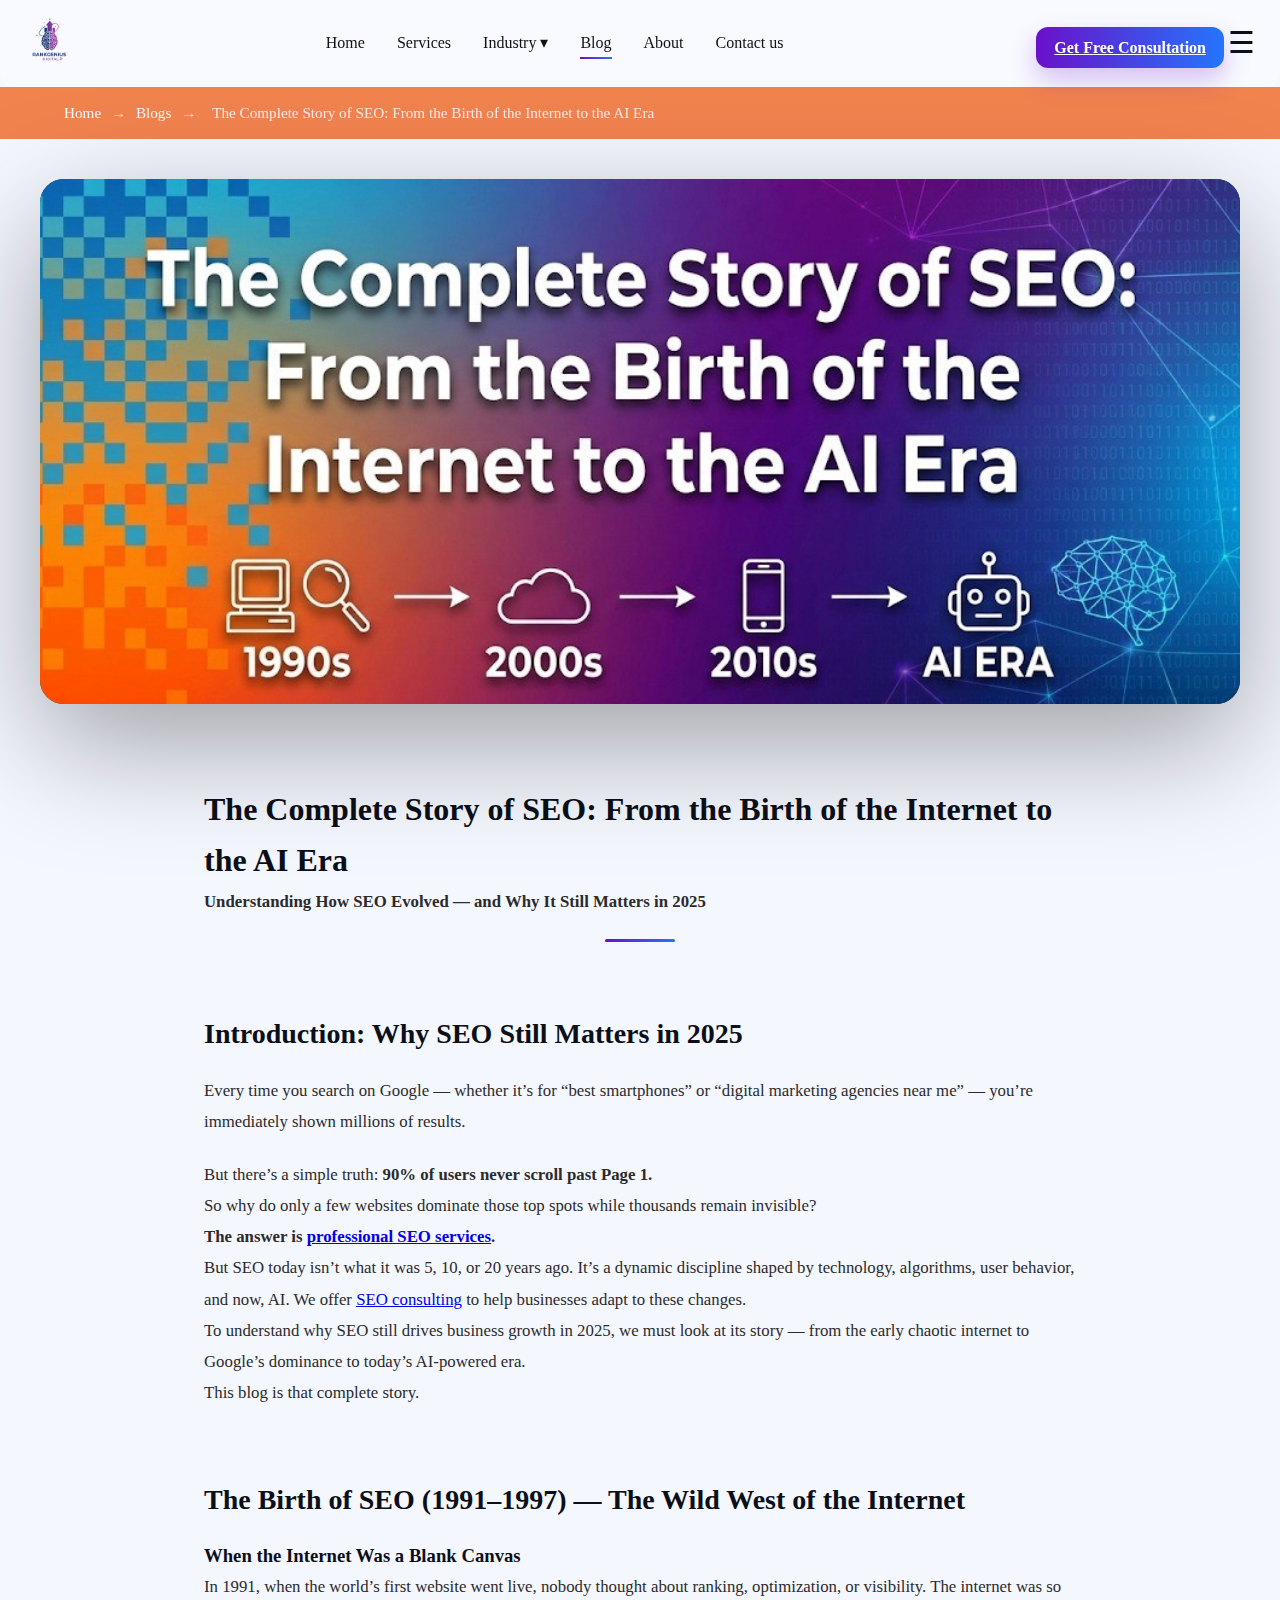
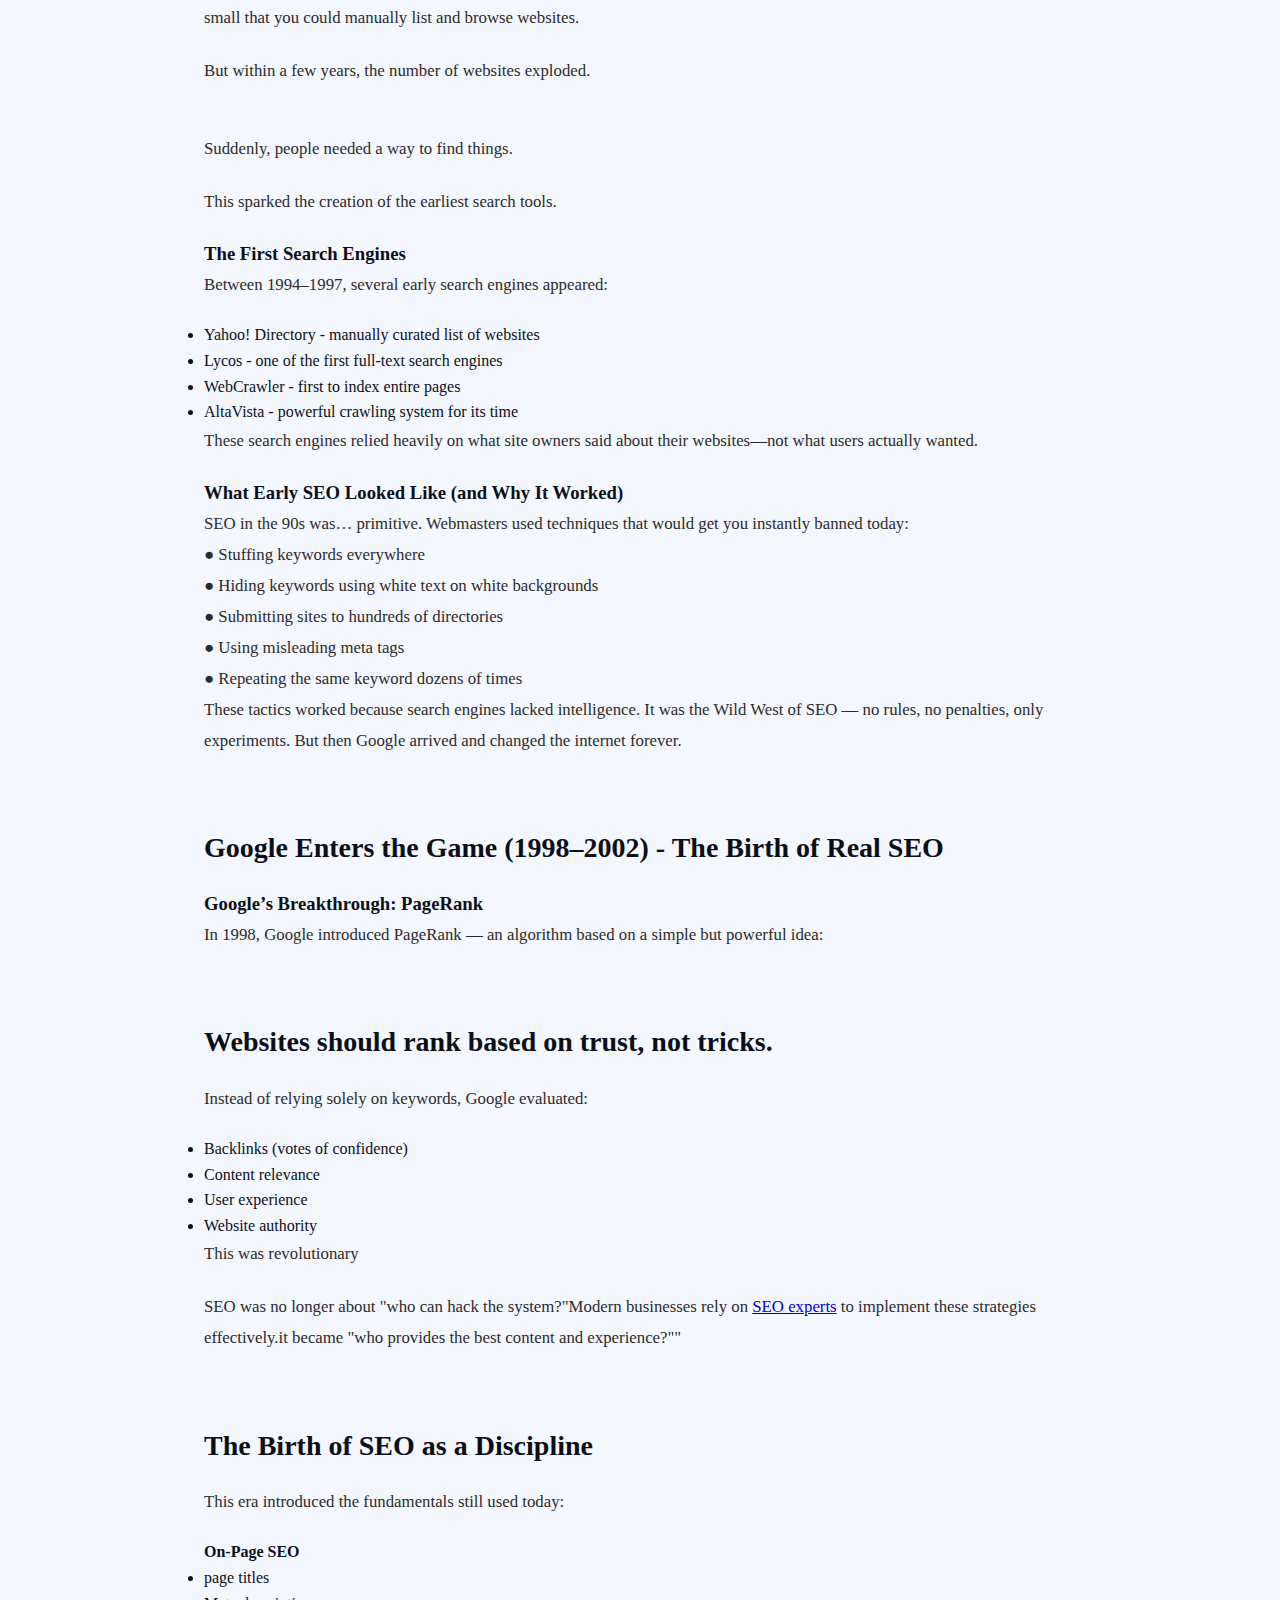
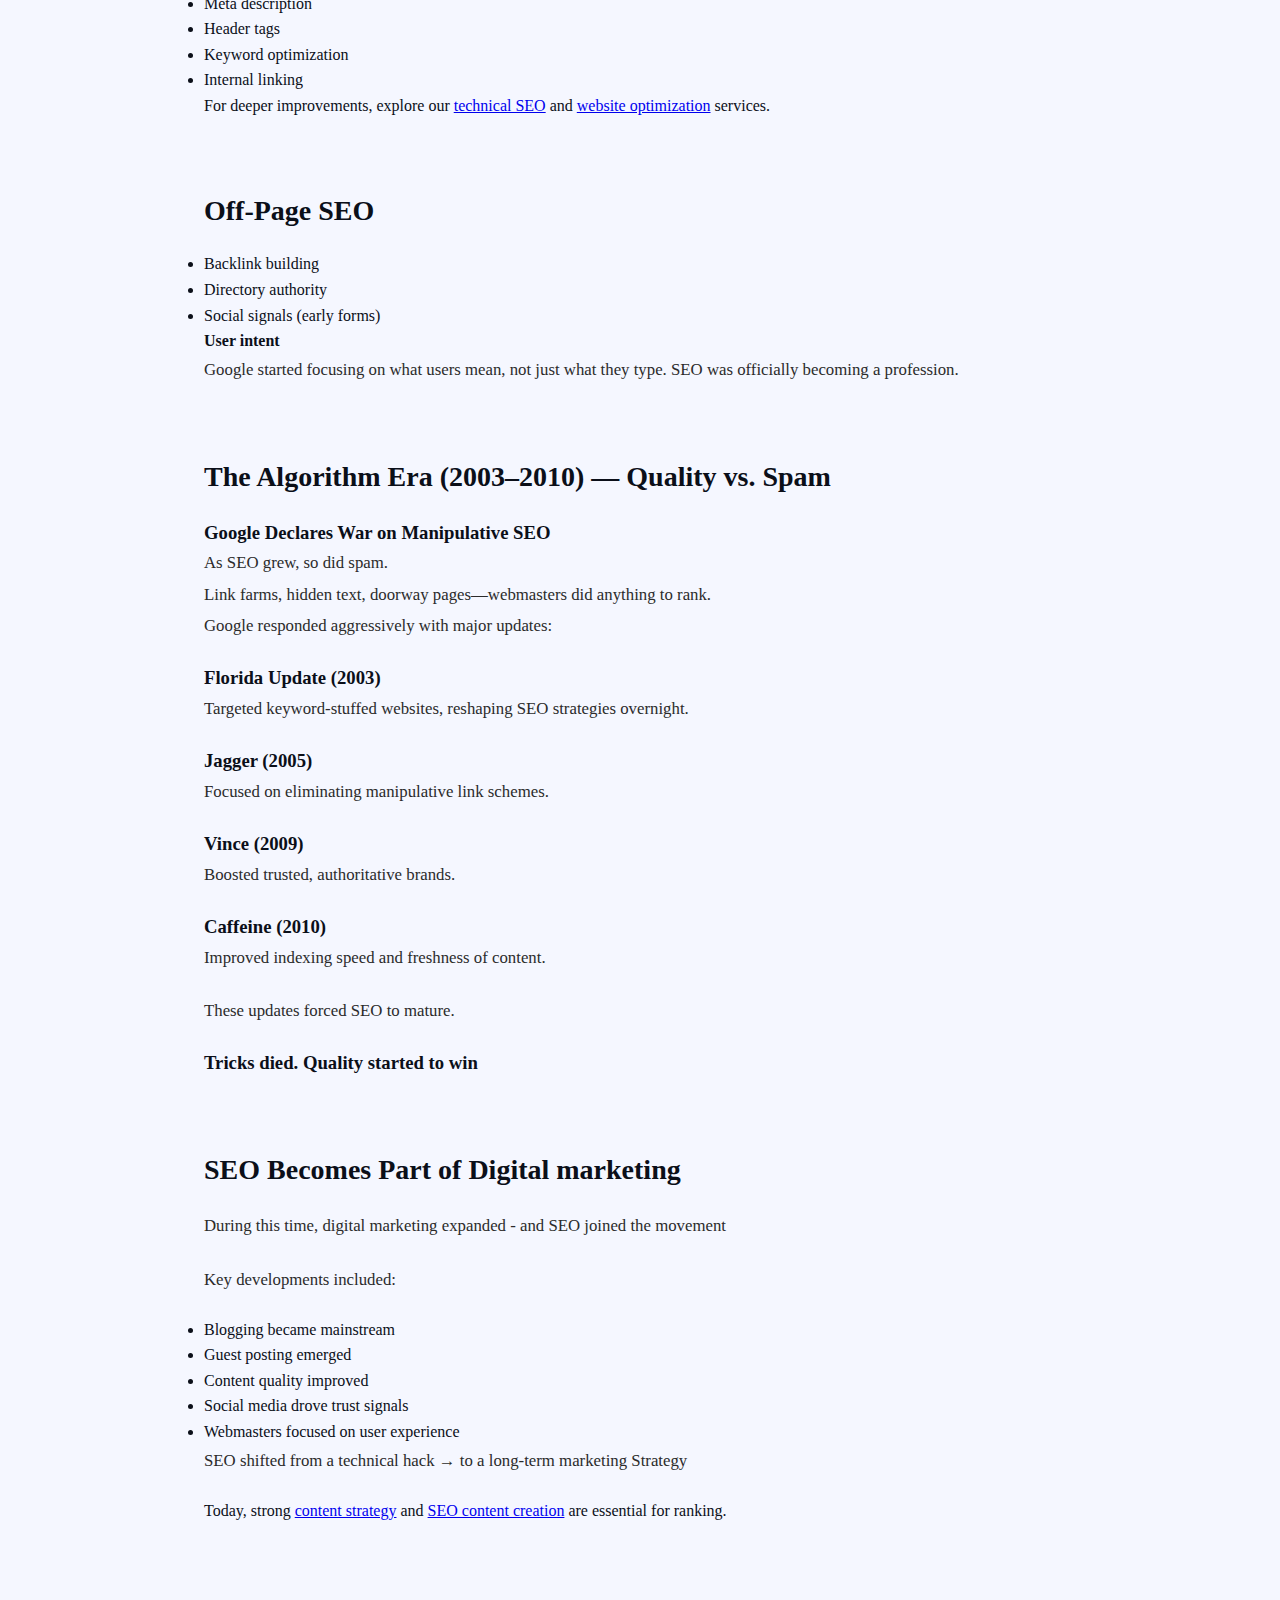
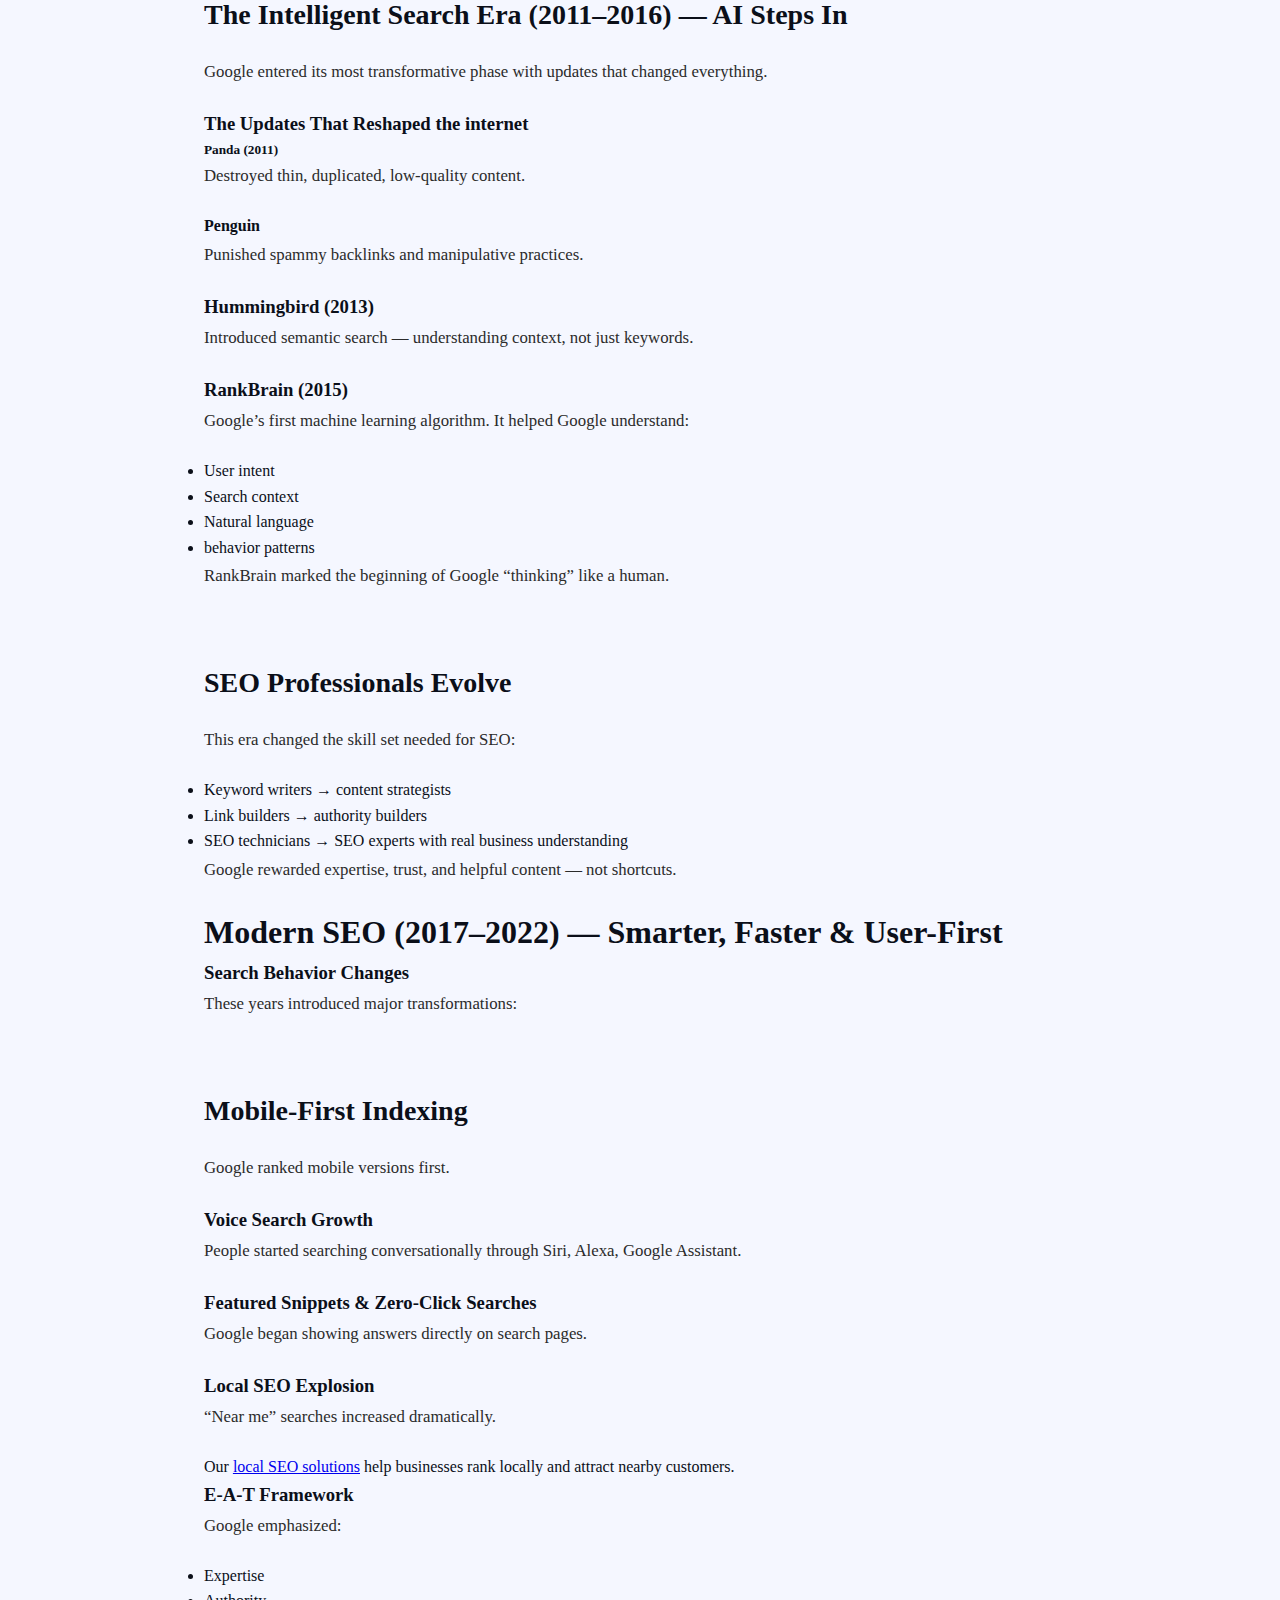
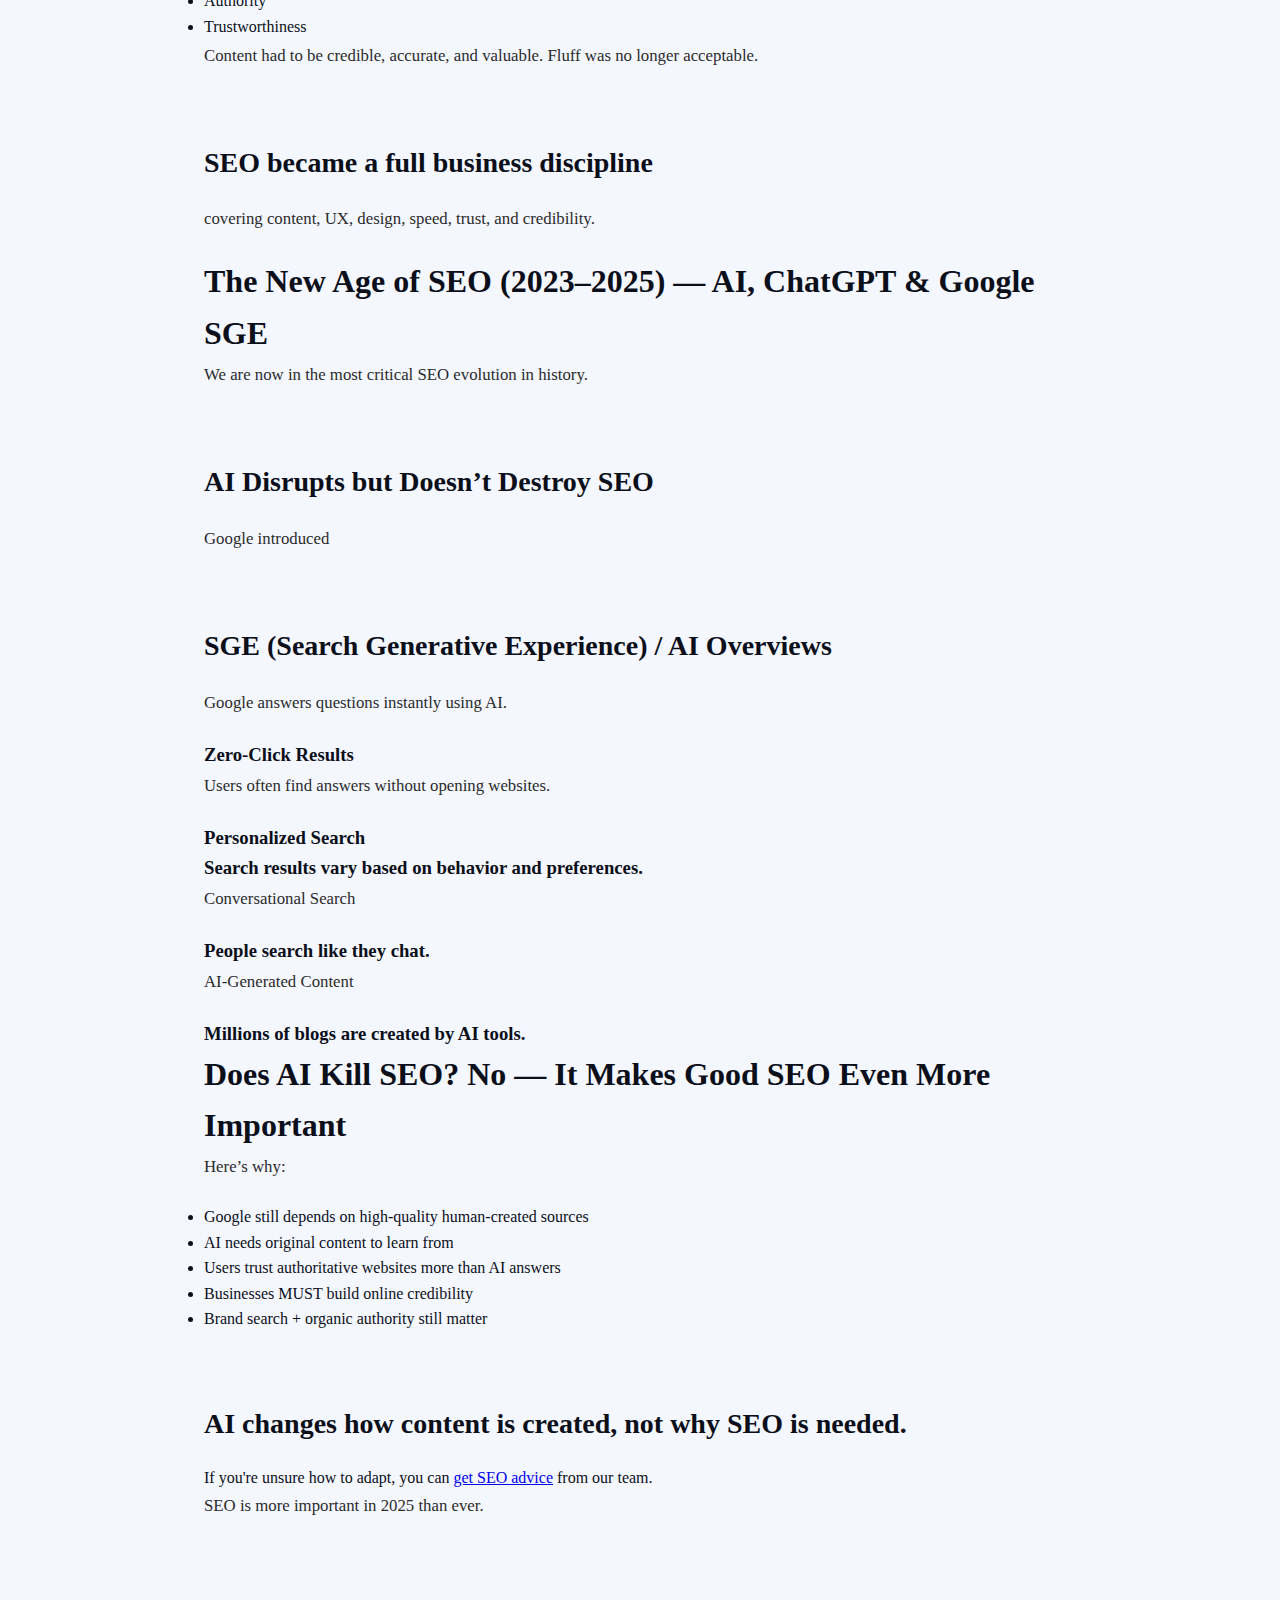
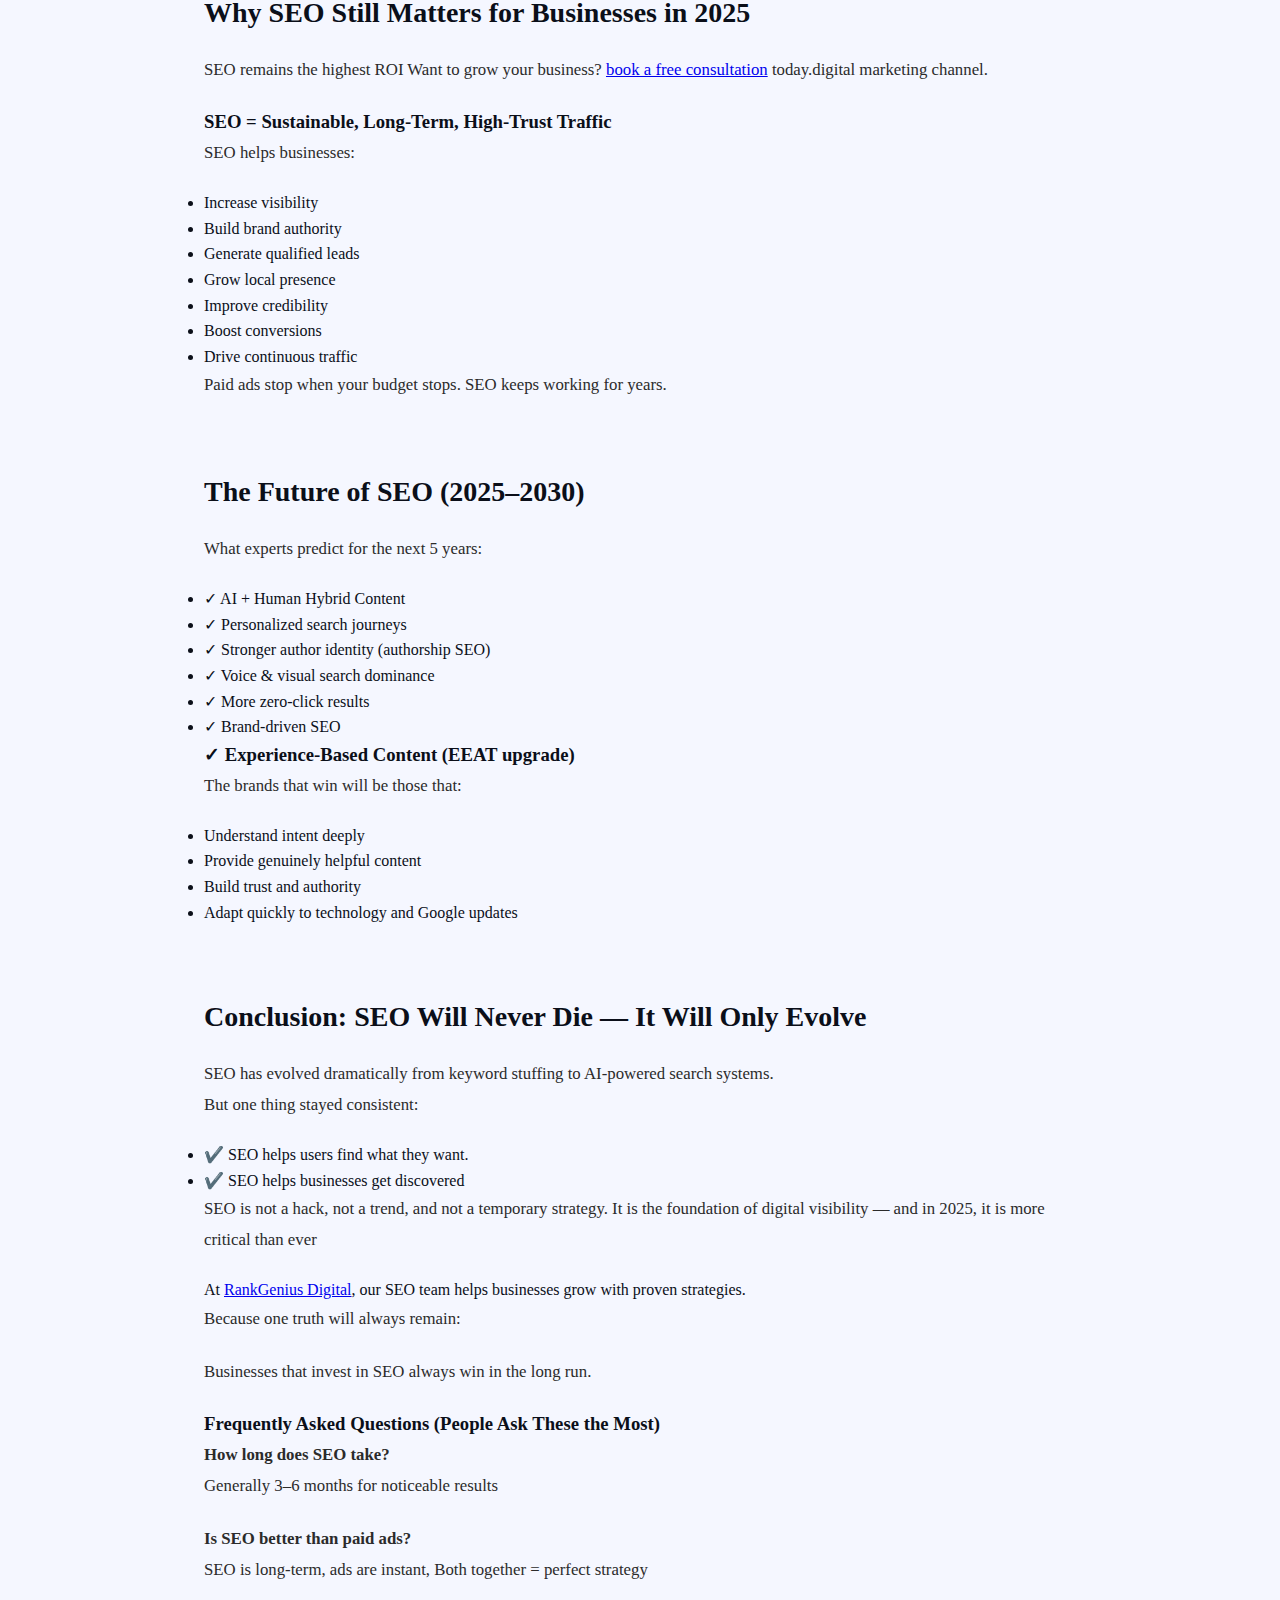
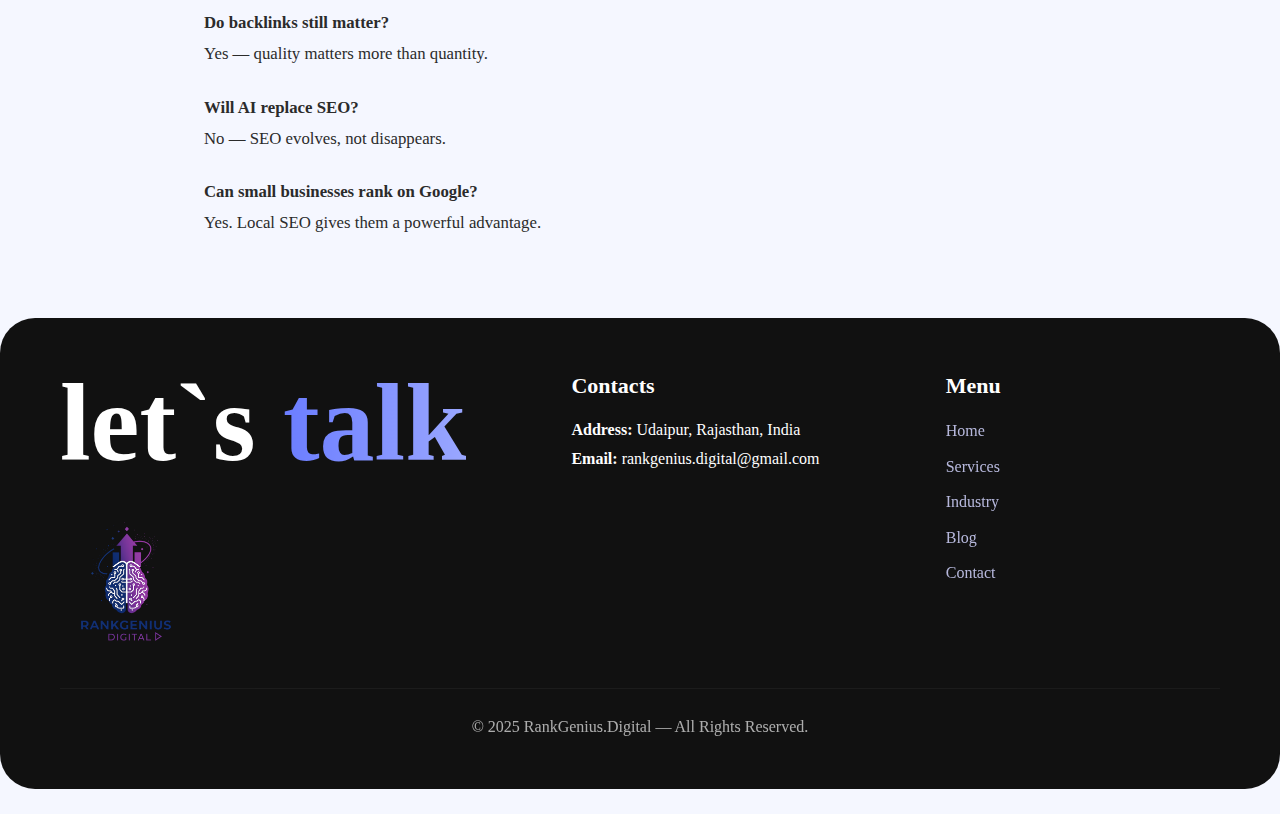
<file: blog1.html>
<!DOCTYPE html>
<html lang="en">

<head>
  <meta charset="UTF-8" />
  <meta name="viewport" content="width=device-width, initial-scale=1.0" />

  <title>The Complete Story of SEO: From the Birth of the Internet to the AI Era</title>

  <meta name="description"
    content="Explore the full evolution of SEO—from early search engines to today’s AI-driven Google updates. Learn why SEO still matters in 2025.">

  <link rel="stylesheet" href="styles1.css" />
  <link rel="icon" href="assets/img/rankgenius-favicon.png">
</head>

<body>

  <!-- ================= HEADER (UNCHANGED) ================= -->
  <header class="nav-bar">
    <a href="index.html" class="logo">
      <img src="assets/logo.png" alt="RankGenius Digital Logo">
    </a>

    <nav id="navMenu">
      <ul>
        <li><a href="index.html">Home</a></li>
        <li><a href="services.html">Services</a></li>
        <li class="dropdown">
          <a href="#" class="drop-btn">Industry ▾</a>
          <ul class="dropdown-menu">
            <li><a href="we-serve.html">We Serve</a></li>
            <li><a href="packages.html">Packages</a></li>
          </ul>
        </li>
        <li><a href="blog.html" class="active">Blog</a></li>
        <li><a href="about.html">About</a></li>
        <li><a href="contact.html">Contact us</a></li>
      </ul>
    </nav>

    <div class="nav-actions">
      <a href="consultation.html" class="btn-accent">Get Free Consultation</a>
      <span id="menuToggle" class="mobile-menu-btn">☰</span>
    </div>
  </header>

  <!-- ================= BLOG HERO IMAGE ONLY ================= -->
  <!-- ================= BLOG HERO ================= -->
  <section class="blog-title-wrap">
    <!--<h1>The Complete Story of SEO: From the Birth of the Internet to the AI Era</h1>-->
    <div class="blog-breadcrumb-bar">
      <div class="breadcrumb-inner">
        <a href="index.html">Home</a>
        <span>→</span>
        <a href="blog.html">Blogs</a>
        <span>→</span>
        <span>The Complete Story of SEO: From the Birth of the Internet to the AI Era</span>
      </div>
    </div>

  </section>
  <style>
    .blog-breadcrumb-bar {
      width: 100%;
      background: #f1834f;
      /* Gateway orange */
      color: #ffffff;
      padding: 14px 0;
      font-size: 0.95rem;
      font-weight: 500;
    }

    /* Inner alignment (text stays centered like Gateway) */
    .blog-breadcrumb-bar .breadcrumb-inner {
      max-width: 1200px;
      /* matches Gateway content width */
      margin: 0 auto;
      padding: 0 24px;
    }

    /* Links style */
    .blog-breadcrumb-bar a {
      color: #ffffff;
      text-decoration: none;
      opacity: 0.95;
    }

    .blog-breadcrumb-bar a:hover {
      text-decoration: underline;
      opacity: 1;
    }

    /* Separator arrow */
    .blog-breadcrumb-bar span {
      margin: 0 6px;
      opacity: 0.85;
    }

    /* Mobile tweak */
    @media (max-width: 768px) {
      .blog-breadcrumb-bar {
        font-size: 0.9rem;
        padding: 12px 0;
      }
    }
  </style>

  <section class="single-blog-hero">
    <img src="assets/blog/blog/Blog1.jpg" alt="The Complete Story of SEO" />
  </section>
  <!-- ================= BLOG CONTENT ================= -->
  <main class="single-blog-container">

    <h1>The Complete Story of SEO: From the Birth of the Internet to the AI Era</h1>
    <p class="blog-subtitle">
      <strong>Understanding How SEO Evolved — and Why It Still Matters in 2025</strong>
    </p>

    <div class="blog-divider"></div>

    <h2>Introduction: Why SEO Still Matters in 2025</h2>
    <p>
      Every time you search on Google — whether it’s for “best smartphones”
      or “digital marketing agencies near me” — you’re immediately shown millions of results.
    </p>
    <p>
      But there’s a simple truth: <strong>90% of users never scroll past Page 1.</strong>
      <br>
      So why do only a few websites dominate those top spots while thousands remain invisible?
      <br>
      <strong>The answer is <a href="services.html">professional SEO services</a>.</strong>
      <br>
      But SEO today isn’t what it was 5, 10, or 20 years ago.
      It’s a dynamic discipline shaped by technology, algorithms, user behavior, and now, AI.
      We offer <a href="services.html">SEO consulting</a> to help businesses adapt to these changes.
      <br>
      To understand why SEO still drives business growth in 2025, we must look at its story — from the early chaotic
      internet to Google’s dominance to today’s AI-powered era.
      <br>
      This blog is that complete story.
    </p>

    <h2>The Birth of SEO (1991–1997) — The Wild West of the Internet</h2>
    <h3>When the Internet Was a Blank Canvas</h3>
    <p>
      In 1991, when the world’s first website went live, nobody thought about ranking, optimization, or visibility. The
      internet was so small that you could manually list and browse websites.
    </p>
    <p>But within a few years, the number of websites exploded.</p><br>
    <p> Suddenly, people needed a way to find things.</p>
    <p>This sparked the creation of the earliest search tools.</p>
    <h3>The First Search Engines</h3>
    <p>Between 1994–1997, several early search engines appeared:</p>
    <ul>
      <li>Yahoo! Directory - manually curated list of websites</li>
      <li>Lycos - one of the first full-text search engines </li>
      <li>WebCrawler - first to index entire pages </li>
      <li>AltaVista - powerful crawling system for its time</li>
    </ul>
    <p>These search engines relied heavily on what site owners said about their websites—not what users actually wanted.
    </p>

    <h3>What Early SEO Looked Like (and Why It Worked)</h3>

    <p>SEO in the 90s was… primitive. Webmasters used techniques that would get you instantly banned today:
      <br>
      ● Stuffing keywords everywhere
      <br>
      ● Hiding keywords using white text on white backgrounds
      <br>
      ● Submitting sites to hundreds of directories
      <br>
      ● Using misleading meta tags
      <br>
      ● Repeating the same keyword dozens of times
      <br>
      These tactics worked because search engines lacked intelligence. It was the Wild West of SEO — no rules, no
      penalties, only experiments. But then Google arrived and changed the internet forever.
    </p>


    <h2>Google Enters the Game (1998–2002) - The Birth of Real SEO</h2>
    <h3>Google’s Breakthrough: PageRank</h3>
    <p>
      In 1998, Google introduced PageRank — an algorithm based on a simple but powerful idea:
    </p>

    <h2>Websites should rank based on trust, not tricks.</h2>

    <p>Instead of relying solely on keywords, Google evaluated:</p>
    <ul>
      <li> Backlinks (votes of confidence)</li>
      <li> Content relevance</li>
      <li> User experience</li>
      <li> Website authority</li>
    </ul>

    <p>This was revolutionary</p>
    <p>SEO was no longer about "who can hack the system?"Modern businesses rely on <a href="services.html">SEO
        experts</a> to implement these strategies effectively.it became "who provides the best content and experience?""
    </p>

    <h2>The Birth of SEO as a Discipline</h2>
    <p>This era introduced the fundamentals still used today:</p>

    <h4>On-Page SEO</h4>
    <ul>
      <li>page titles</li>
      <li>Meta description</li>
      <li>Header tags</li>
      <li>Keyword optimization</li>
      <li>Internal linking</li>
    </ul>

    For deeper improvements, explore our <a href="technical-seo.html">technical SEO</a> and <a
      href="technical-seo.html">website optimization</a> services.

    <h2>Off-Page SEO</h2>

    <ul>
      <li>Backlink building</li>
      <li>Directory authority</li>
      <li> Social signals (early forms)</li>
    </ul>

    <h4>User intent</h4>
    <p>Google started focusing on what users mean, not just what they type. SEO was officially becoming a profession.
    </p>

    <h2>The Algorithm Era (2003–2010) — Quality vs. Spam</h2>

    <h3>Google Declares War on Manipulative SEO</h3>
    <p>As SEO grew, so did spam.<br>Link farms, hidden text, doorway pages—webmasters did anything to rank.<br>Google
      responded aggressively with major updates:</p>

    <h3>Florida Update (2003)</h3>

    <p>Targeted keyword-stuffed websites, reshaping SEO strategies overnight.</p>

    <h3>Jagger (2005)</h3>

    <p>Focused on eliminating manipulative link schemes.</p>

    <h3>Vince (2009)</h3>
    <p>Boosted trusted, authoritative brands.</p>

    <h3>Caffeine (2010)</h3>

    <p>Improved indexing speed and freshness of content.</p>

    <p>These updates forced SEO to mature.</p>

    <h3>Tricks died. Quality started to win</h3>

    <h2>SEO Becomes Part of Digital marketing</h2>

    <p>During this time, digital marketing expanded - and SEO joined the movement</p>

    <p>Key developments included:</p>

    <ul>
      <li>Blogging became mainstream</li>
      <li>Guest posting emerged</li>
      <li>Content quality improved</li>
      <li>Social media drove trust signals</li>
      <li>Webmasters focused on user experience</li>
    </ul>

    <p>SEO shifted from a technical hack → to a long-term marketing Strategy</p>

    Today, strong <a href="content-writing.html">content strategy</a> and <a href="content-writing.html">SEO content
      creation</a> are essential for ranking.
    <h2>The Intelligent Search Era (2011–2016) — AI Steps In</h2>
    <p> Google entered its most transformative phase with updates that changed everything.</p>

    <h3>The Updates That Reshaped the internet </h3>

    <h5>Panda (2011)</h5>

    <p>Destroyed thin, duplicated, low-quality content.</p>

    <h4>Penguin</h4>

    <p>Punished spammy backlinks and manipulative practices.</p>

    <h3>Hummingbird (2013)</h3>

    <p>Introduced semantic search — understanding context, not just keywords.</p>

    <h3>RankBrain (2015)</h3>

    <p>Google’s first machine learning algorithm.
      It helped Google understand:
    </p>
    <ul>
      <li>User intent</li>
      <li>Search context</li>
      <li>Natural language</li>
      <li>behavior patterns</li>
    </ul>

    <p>RankBrain marked the beginning of Google “thinking” like a human.</p>

    <h2>SEO Professionals Evolve</h2>
    <p>This era changed the skill set needed for SEO:</p>
    <ul>
      <li>Keyword writers → content strategists</li>
      <li>Link builders → authority builders</li>
      <li>SEO technicians → SEO experts with real business understanding</li>
    </ul>

    <p>Google rewarded expertise, trust, and helpful content — not shortcuts.</p>

    <h1>Modern SEO (2017–2022) — Smarter, Faster & User-First</h1>

    <h3>Search Behavior Changes</h3>

    <p>These years introduced major transformations:</p>

    <h2>Mobile-First Indexing</h2>

    <p>Google ranked mobile versions first.</p>

    <h3>Voice Search Growth</h3>

    <p>People started searching conversationally through Siri, Alexa, Google Assistant.</p>

    <h3>Featured Snippets & Zero-Click Searches</h3>

    <p>Google began showing answers directly on search pages.</p>

    <h3>Local SEO Explosion</h3>

    <p>“Near me” searches increased dramatically.</p>
    Our <a href="local-seo.html">local SEO solutions</a> help businesses rank locally and attract nearby customers.

    <h3>E-A-T Framework</h3>

    <p>Google emphasized:</p>
    <ul>
      <li>Expertise</li>
      <li>Authority</li>
      <li>Trustworthiness</li>
    </ul>

    <p>Content had to be credible, accurate, and valuable.
      Fluff was no longer acceptable.
    </p>

    <h2>SEO became a full business discipline</h2>

    <p>covering content, UX, design, speed, trust, and credibility.</p>

    <h1>The New Age of SEO (2023–2025) — AI, ChatGPT & Google SGE</h1>

    <p>We are now in the most critical SEO evolution in history.</p>

    <h2>AI Disrupts but Doesn’t Destroy SEO</h2>

    <p>Google introduced</p>

    <h2>SGE (Search Generative Experience) / AI Overviews</h2>

    <p>Google answers questions instantly using AI.</p>

    <h3>Zero-Click Results</h3>

    <p>Users often find answers without opening websites.</p>

    <h3>Personalized Search</h3>

    <h3>Search results vary based on behavior and preferences.</h3>

    <p>Conversational Search</p>

    <h3>People search like they chat.</h3>

    <p>AI-Generated Content</p>

    <h3>Millions of blogs are created by AI tools.</h3>

    <h1>Does AI Kill SEO? No — It Makes Good SEO Even More Important</h1>

    <p>Here’s why:</p>
    <ul>
      <li>Google still depends on high-quality human-created sources</li>
      <li>AI needs original content to learn from</li>
      <li>Users trust authoritative websites more than AI answers</li>
      <li>Businesses MUST build online credibility</li>
      <li>Brand search + organic authority still matter</li>
    </ul>

    <h2>AI changes how content is created, not why SEO is needed.</h2>
    If you're unsure how to adapt, you can <a href="consultation.html">get SEO advice</a> from our team.


    <p>SEO is more important in 2025 than ever.</p>

    <h2>Why SEO Still Matters for Businesses in 2025</h2>

    <p>SEO remains the highest ROI Want to grow your business? <a href="consultation.html">book a free consultation</a>
      today.digital marketing channel.</p>

    <h3>SEO = Sustainable, Long-Term, High-Trust Traffic</h3>

    <p>SEO helps businesses:</p>

    <ul>
      <li>Increase visibility</li>
      <li>Build brand authority</li>
      <li>Generate qualified leads</li>
      <li>Grow local presence</li>
      <li>Improve credibility</li>
      <li>Boost conversions</li>
      <li>Drive continuous traffic</li>
    </ul>

    <p>Paid ads stop when your budget stops. SEO keeps working for years.</p>

    <h2>The Future of SEO (2025–2030)</h2>

    <p>What experts predict for the next 5 years:</p>

    <ul>
      <li>✓ AI + Human Hybrid Content</li>
      <li>✓ Personalized search journeys</li>
      <li>✓ Stronger author identity (authorship SEO)</li>
      <li>✓ Voice & visual search dominance</li>
      <li>✓ More zero-click results</li>
      <li>✓ Brand-driven SEO</li>
    </ul>

    <h3>✓ Experience-Based Content (EEAT upgrade)</h3>

    <p>The brands that win will be those that:</p>

    <ul>
      <li>Understand intent deeply</li>
      <li>Provide genuinely helpful content</li>
      <li>Build trust and authority</li>
      <li>Adapt quickly to technology and Google updates</li>
    </ul>

    <h2>Conclusion: SEO Will Never Die — It Will Only Evolve</h2>

    <p>SEO has evolved dramatically from keyword stuffing to AI-powered search systems.<br>But one thing stayed
      consistent:</p>

    <ul>
      <li>✔️ SEO helps users find what they want.</li>
      <li>✔️ SEO helps businesses get discovered</li>
    </ul>

    <p>SEO is not a hack, not a trend, and not a temporary strategy.
      It is the foundation of digital visibility — and in 2025, it is more critical than ever
    </p>
    At <a href="about.html">RankGenius Digital</a>, our SEO team helps businesses grow with proven strategies.

    <p>Because one truth will always remain:</p>

    <p>Businesses that invest in SEO always win in the long run.</p>


    <!-- FAQ -->
    <section class="faq">
      <h3>Frequently Asked Questions (People Ask These the Most)</h3>
      <p><strong>How long does SEO take?</strong><br>Generally 3–6 months for noticeable results</p>
      <p><strong>Is SEO better than paid ads?</strong><br>SEO is long-term, ads are instant, Both together = perfect
        strategy</p>
      <p><strong>Do backlinks still matter?</strong><br>Yes — quality matters more than quantity.</p>
      <p><strong>Will AI replace SEO?</strong><br>No — SEO evolves, not disappears.</p>
      <p><strong>Can small businesses rank on Google?</strong><br>Yes. Local SEO gives them a powerful advantage.</p>
    </section>

  </main>
  <!-- ================= FOOTER (UNCHANGED) ================= -->
  <footer class="dark-footer">
    <div class="footer-inner">
      <div class="footer-left">
        <h1 class="footer-title">let`s <span>talk</span></h1>
        <img src="assets/logo.png" class="footer-logo">
      </div>

      <div class="footer-contact">
        <h3>Contacts</h3>
        <p><strong>Address:</strong> Udaipur, Rajasthan, India</p>
        <p><strong>Email:</strong> rankgenius.digital@gmail.com</p>
      </div>

      <div class="footer-menu">
        <h3>Menu</h3>
        <a href="index.html">Home</a>
        <a href="services.html">Services</a>
        <a href="we-serve.html">Industry</a>
        <a href="blog.html">Blog</a>
        <a href="contact.html">Contact</a>
      </div>
    </div>

    <div class="footer-bottom">
      © 2025 RankGenius.Digital — All Rights Reserved.
    </div>
  </footer>


  <style>
    /* =========================================================
   🍎 BLOG BASE — APPLE STYLE (COMMON)
========================================================= */

    /* HERO */
    .blog-hero,
    .single-blog-hero {
      position: relative;
      max-width: 1200px;
      aspect-ratio: 16 / 7;
      margin: 40px auto 30px;
      border-radius: 24px;
      overflow: hidden;
      background: #0b0f19;
      box-shadow:
        0 40px 120px rgba(0, 0, 0, 0.35),
        inset 0 0 0 1px rgba(255, 255, 255, 0.08);
    }

    .blog-hero-img,
    .single-blog-hero img {
      position: absolute;
      inset: 0;
      width: 100%;
      height: 100%;
      object-fit: cover;
      object-position: center;
      transform: scale(1.03);
    }

    .blog-hero-overlay,
    .single-blog-overlay {
      position: absolute;
      inset: 0;
      background: linear-gradient(120deg,
          rgba(6, 10, 30, .85),
          rgba(20, 30, 90, .75));
      z-index: 1;
    }

    .blog-hero-content,
    .single-blog-hero-text {
      position: relative;
      z-index: 2;
      max-width: 880px;
      padding: 0 64px;
      color: #fff;
    }

    .blog-hero-content h1,
    .single-blog-hero-text h1 {
      font-size: clamp(2rem, 3.6vw, 3rem);
      font-weight: 700;
      line-height: 1.2;
      letter-spacing: -0.02em;
      text-shadow: 0 12px 30px rgba(0, 0, 0, .55);
    }

    /* CONTENT CENTER FIX */
    .blog-content,
    .blog-container,
    .single-blog-container {
      max-width: 920px;
      margin: 80px auto;
      padding: 0 24px;
    }

    .blog-content p,
    .blog-container p,
    .single-blog-container p {
      font-size: 1.05rem;
      line-height: 1.85;
      margin-bottom: 22px;
      color: #2b2b2b;
    }

    .blog-content h2,
    .blog-container h2,
    .single-blog-container h2 {
      font-size: 1.75rem;
      margin-top: 70px;
      margin-bottom: 18px;
      font-weight: 700;
    }

    .blog-content img,
    .blog-container img,
    .single-blog-container img {
      width: 100%;
      margin: 40px 0;
      border-radius: 16px;
    }

    /* MOBILE */
    @media (max-width: 768px) {
      .blog-hero {
        aspect-ratio: 16 / 9;
        margin: 25px 14px;
      }

      .blog-hero-content,
      .single-blog-hero-text {
        padding: 0 22px;
      }

      .blog-content,
      .blog-container,
      .single-blog-container {
        margin: 50px auto;
      }
    }
  </style>
</body>

</html>
</file>
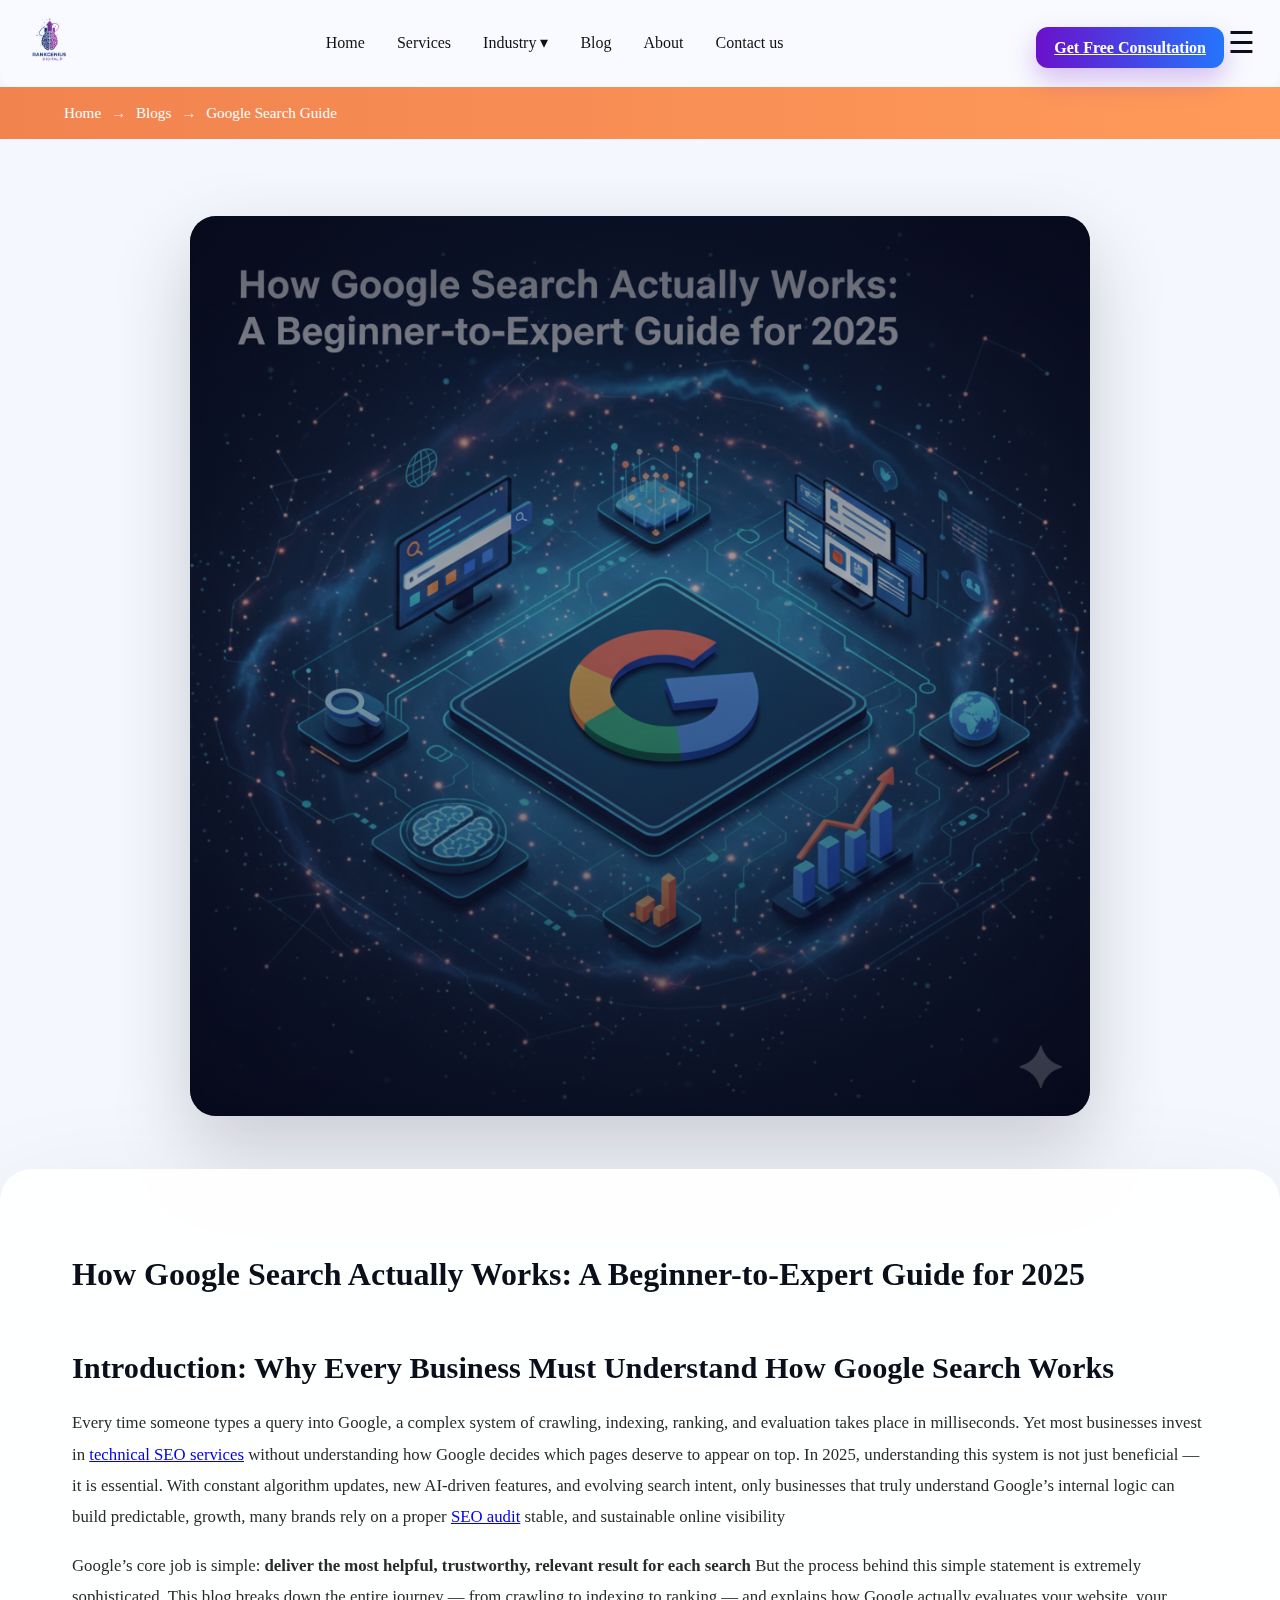
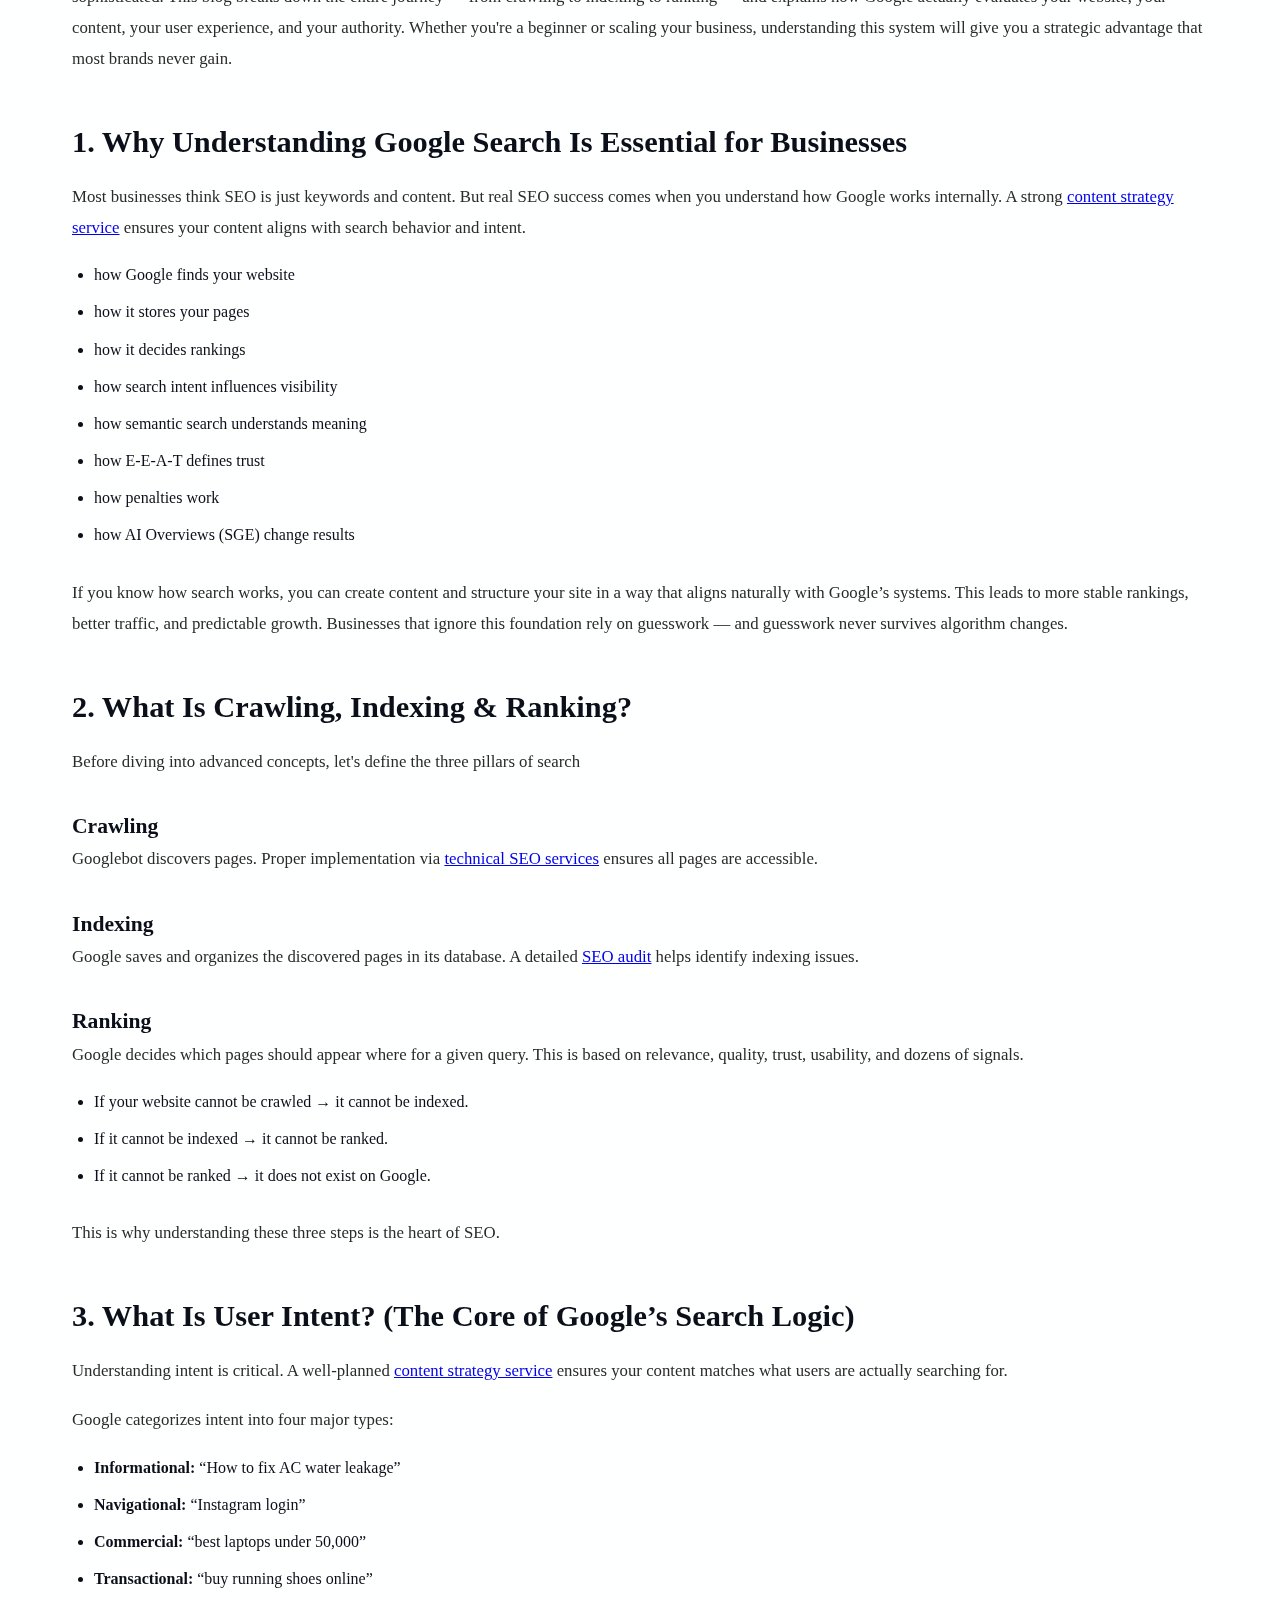
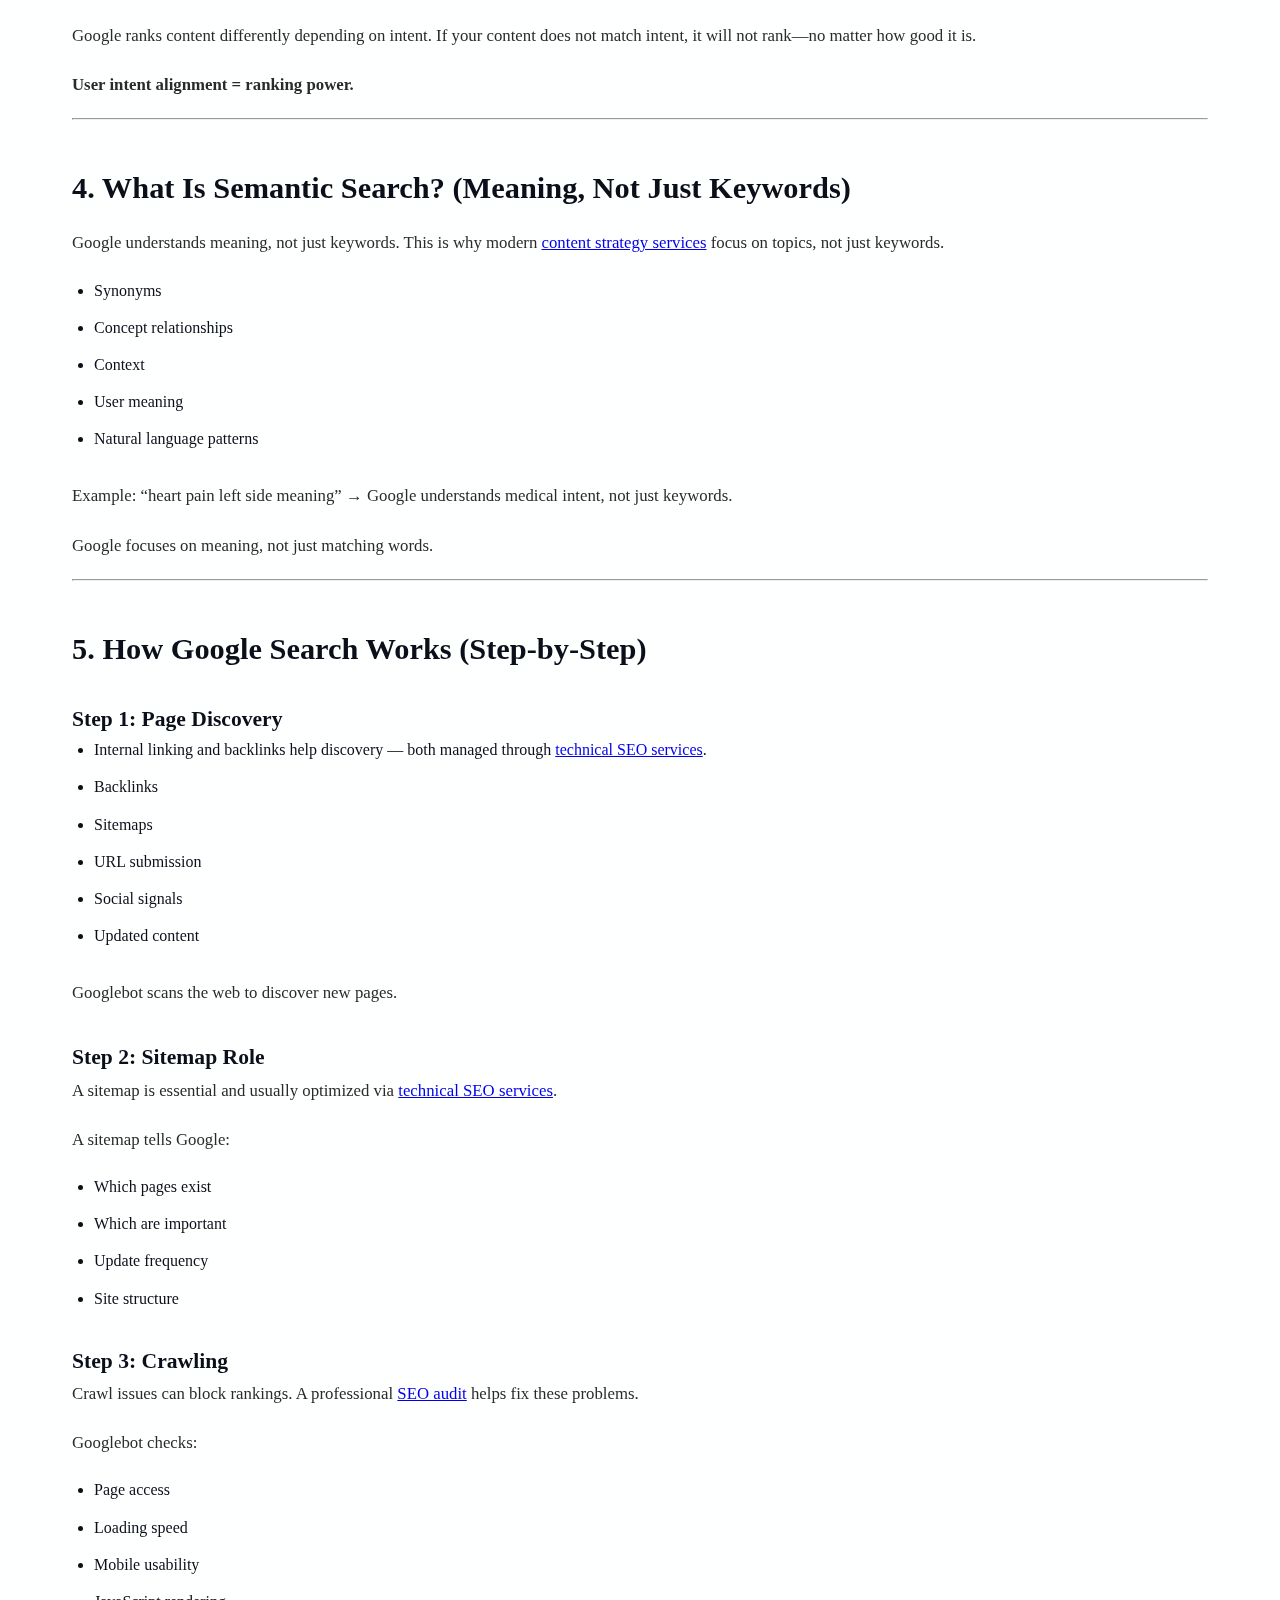
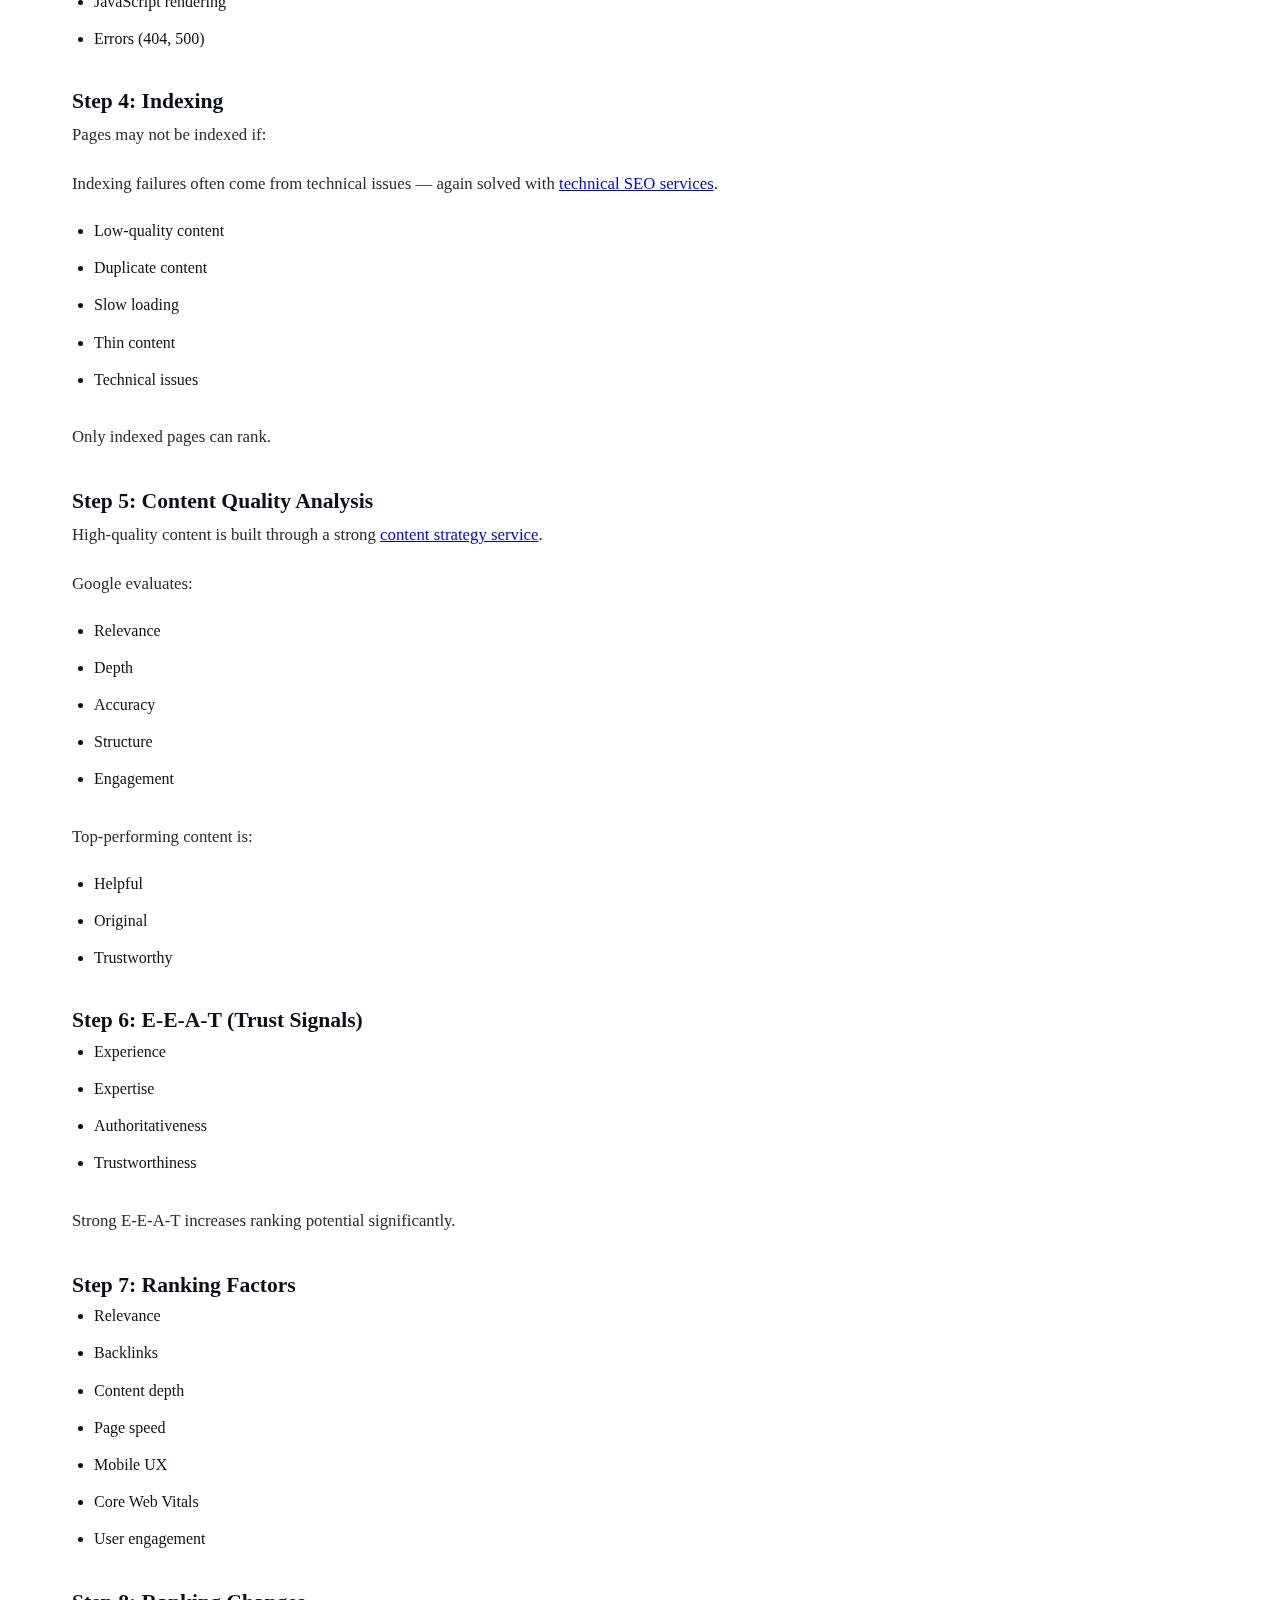
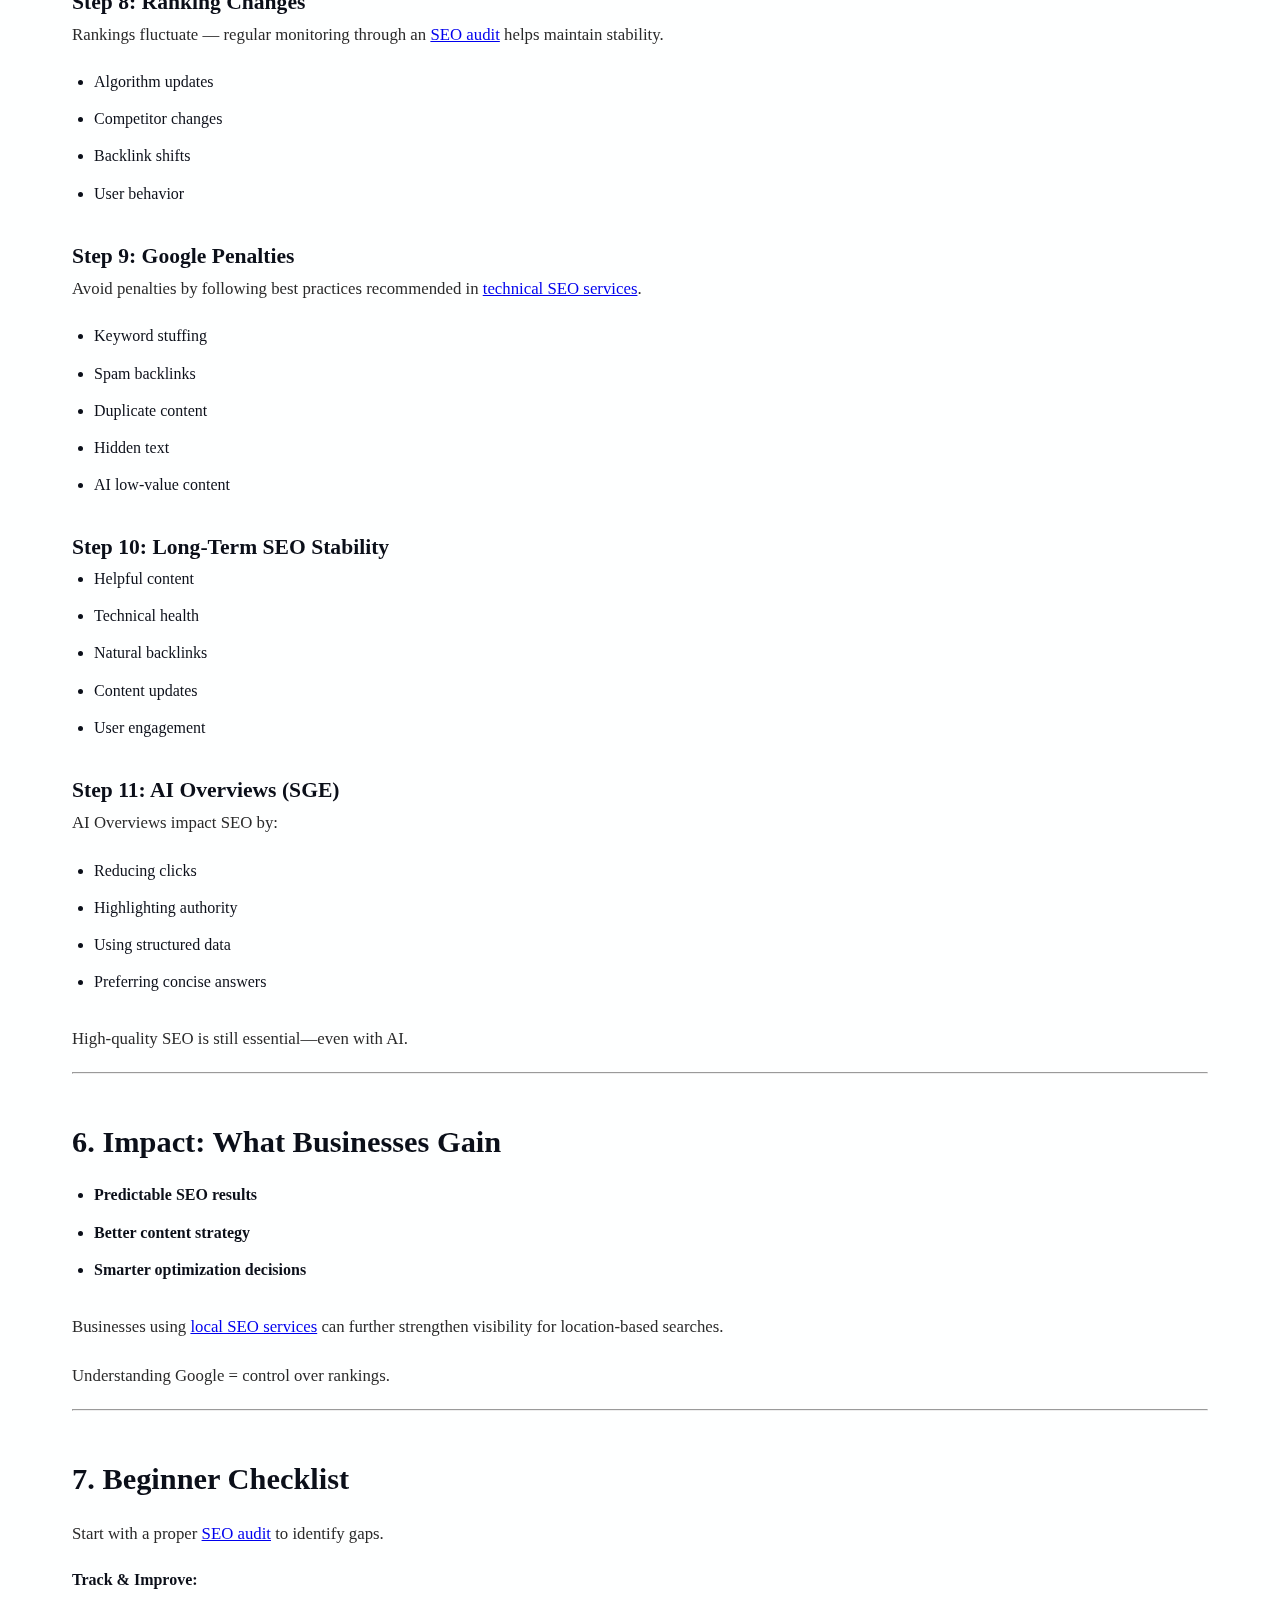
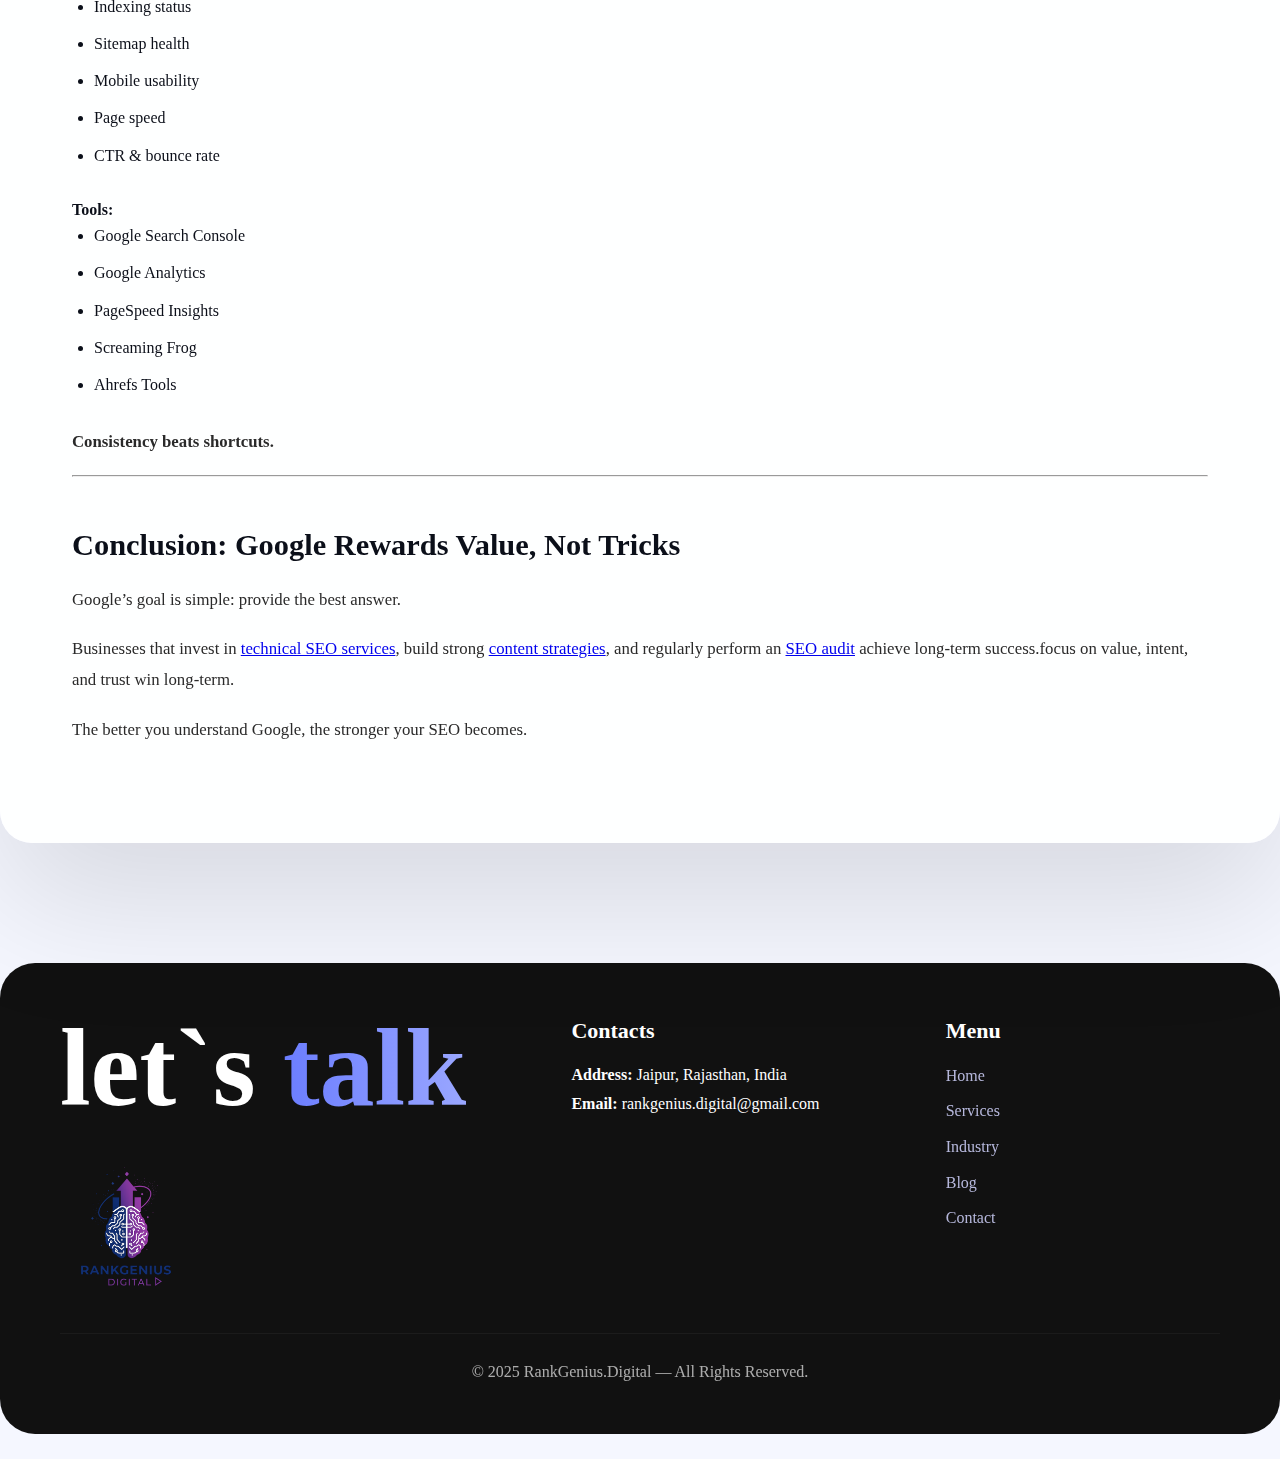
<file: blog10.html>
<!DOCTYPE html>
<html lang="en">

<head>
  <meta charset="UTF-8" />
  <title>How Google Search Works: Beginner-to-Expert Guide for 2025</title>

  <!-- META -->
  <meta name="description"
    content="Learn how Google crawls, indexes, and ranks pages — including E-E-A-T, semantic search, penalties, SGE, and a full beginner checklist for predictable SEO.">
  <meta name="keywords"
    content="How google search works, crawling indexing ranking, semantic search, EEAT SEO, SGE Google AI overview, google ranking signals, beginner guide SEO 2025">
  <meta name="viewport" content="width=device-width, initial-scale=1.0">

  <!-- CSS -->
  <link rel="stylesheet" href="styles1.css">
</head>

<body>

  <!-- ================= HEADER (UNCHANGED) ================= -->
  <header class="nav-bar">
    <a href="index.html" class="logo">
      <img src="assets/logo.png" alt="RankGenius Digital Logo">
    </a>

    <nav id="navMenu">
      <ul>
        <li><a href="index.html">Home</a></li>
        <li><a href="services.html">Services</a></li>
        <li class="dropdown">
          <a href="#" class="drop-btn">Industry ▾</a>
          <ul class="dropdown-menu">
            <li><a href="we-serve.html">We Serve</a></li>
            <li><a href="packages.html">Packages</a></li>
          </ul>
        </li>
        <li><a href="blog.html" class="active">Blog</a></li>
        <li><a href="about.html">About</a></li>
        <li><a href="contact.html">Contact us</a></li>
      </ul>
    </nav>

    <div class="nav-actions">
      <a href="consultation.html" class="btn-accent">Get Free Consultation</a>
      <span id="menuToggle" class="mobile-menu-btn">☰</span>
    </div>
  </header>

  <!-- ================= BREADCRUMB ================= -->
  <nav class="breadcrumb-bar">
    <div class="breadcrumb-inner">
      Home <span>→</span> Blogs <span>→</span> Google Search Guide
    </div>
  </nav>
  <br>
  <br>
  <br>


  <!-- ================= BLOG HERO ================= -->
  <section class="blog-hero">
    <img src="assets/blog/blog/blog10.png" alt="How Google Search Works" class="blog-hero-img">

    <!--<div class="blog-hero-overlay"></div>-->

    </div>
  </section>
  <br>
  <br>
  <br>
  <br>
  <br>
  <br>

  <!-- ================= BLOG CONTENT ================= -->
  <main class="blog-container">
    <h1>How Google Search Actually Works: A Beginner-to-Expert Guide for 2025</h1>

    <article class="blog-article">

      <h2>Introduction: Why Every Business Must Understand How Google Search Works</h2>

      <p>Every time someone types a query into Google, a complex system of crawling, indexing, ranking, and evaluation
        takes place in milliseconds. Yet most businesses invest in <a href="services.html">technical SEO services</a>
        without understanding how Google decides which
        pages deserve to appear on top. In 2025, understanding this system is not just beneficial — it is essential.
        With constant algorithm updates, new AI-driven features, and evolving search intent, only businesses that truly
        understand Google’s internal logic can build predictable, growth, many brands rely on a proper
        <a href="/seo-audit">SEO audit</a> stable, and sustainable online visibility
      </p>

      <p>Google’s core job is simple:<strong> deliver the most helpful, trustworthy, relevant result for each
          search</strong> But the process behind this simple statement is extremely sophisticated. This blog breaks down
        the entire journey — from crawling to indexing to ranking — and explains how Google actually evaluates your
        website, your content, your user experience, and your authority. Whether you're a beginner or scaling your
        business, understanding this system will give you a strategic advantage that most brands never gain.</p>

      <h2>1. Why Understanding Google Search Is Essential for Businesses</h2>

      <p>Most businesses think SEO is just keywords and content. But real SEO success comes when you understand how
        Google works internally. A strong
        <a href="services.html">content strategy service</a>
        ensures your content aligns with search behavior and intent.
      </p>

      <ul>
        <li>how Google finds your website</li>
        <li>how it stores your pages</li>
        <li>how it decides rankings</li>
        <li>how search intent influences visibility</li>
        <li>how semantic search understands meaning</li>
        <li>how E-E-A-T defines trust</li>
        <li>how penalties work</li>
        <li>how AI Overviews (SGE) change results</li>
      </ul>

      <p>
        If you know how search works, you can create content and structure your site in a way that aligns naturally with
        Google’s systems. This leads to more stable rankings, better traffic, and predictable growth.
        Businesses that ignore this foundation rely on guesswork — and guesswork never survives algorithm changes.
      </p>

      <h2>2. What Is Crawling, Indexing & Ranking?</h2>
      <p>Before diving into advanced concepts, let's define the three pillars of search</p>

      <h3>Crawling</h3>
      <p> Googlebot discovers pages. Proper implementation via
        <a href="services.html">technical SEO services</a>
        ensures all pages are accessible.
      </p>

      <h3>Indexing</h3>
      <p>Google saves and organizes the discovered pages in its database. A detailed
        <a href="/seo-audit">SEO audit</a> helps identify indexing issues.
      </p>

      <h3>Ranking</h3>
      <p>Google decides which pages should appear where for a given query. This is based on relevance, quality, trust,
        usability, and dozens of signals.</p>
      <ul>
        <li>If your website cannot be crawled → it cannot be indexed.</li>
        <li>If it cannot be indexed → it cannot be ranked.</li>
        <li> If it cannot be ranked → it does not exist on Google.</li>
      </ul>
      <p>This is why understanding these three steps is the heart of SEO.</p>

      <!-- Section 3 -->
      <h2>3. What Is User Intent? (The Core of Google’s Search Logic)</h2>

      <p>
        Understanding intent is critical. A well-planned
        <a href="services.html">content strategy service</a>
        ensures your content matches what users are actually searching for.
      </p>

      <p>Google categorizes intent into four major types:</p>

      <ul>
        <li><strong>Informational:</strong> “How to fix AC water leakage”</li>
        <li><strong>Navigational:</strong> “Instagram login”</li>
        <li><strong>Commercial:</strong> “best laptops under 50,000”</li>
        <li><strong>Transactional:</strong> “buy running shoes online”</li>
      </ul>

      <p>
        Google ranks content differently depending on intent. If your content does not match intent,
        it will not rank—no matter how good it is.
      </p>

      <p><strong>User intent alignment = ranking power.</strong></p>

      <hr>

      <!-- Section 4 -->
      <h2>4. What Is Semantic Search? (Meaning, Not Just Keywords)</h2>

      <p>Google understands meaning, not just keywords. This is why modern
        <a href="services.html">content strategy services</a>
        focus on topics, not just keywords.
      </p>

      <ul>
        <li>Synonyms</li>
        <li>Concept relationships</li>
        <li>Context</li>
        <li>User meaning</li>
        <li>Natural language patterns</li>
      </ul>

      <p>
        Example: “heart pain left side meaning” → Google understands medical intent,
        not just keywords.
      </p>

      <p>
        Google focuses on meaning, not just matching words.
      </p>

      <hr>

      <!-- Section 5 -->
      <h2>5. How Google Search Works (Step-by-Step)</h2>

      <h3>Step 1: Page Discovery</h3>

      <ul>
        <li>Internal linking and backlinks help discovery — both managed through
          <a href="services.html">technical SEO services</a>.
        </li>
        <li>Backlinks</li>
        <li>Sitemaps</li>
        <li>URL submission</li>
        <li>Social signals</li>
        <li>Updated content</li>
      </ul>

      <p>Googlebot scans the web to discover new pages.</p>

      <h3>Step 2: Sitemap Role</h3>

      <p>A sitemap is essential and usually optimized via
        <a href="services.html">technical SEO services</a>.
      </p>

      <p>A sitemap tells Google:</p>

      <ul>
        <li>Which pages exist</li>
        <li>Which are important</li>
        <li>Update frequency</li>
        <li>Site structure</li>
      </ul>

      <h3>Step 3: Crawling</h3>

      <p>
        Crawl issues can block rankings. A professional
        <a href="/seo-audit">SEO audit</a>
        helps fix these problems.
      </p>

      <p>Googlebot checks:</p>

      <ul>
        <li>Page access</li>
        <li>Loading speed</li>
        <li>Mobile usability</li>
        <li>JavaScript rendering</li>
        <li>Errors (404, 500)</li>
      </ul>

      <h3>Step 4: Indexing</h3>

      <p>Pages may not be indexed if:</p>

      <p>
        Indexing failures often come from technical issues — again solved with
        <a href="services.html">technical SEO services</a>.
      </p>

      <ul>
        <li>Low-quality content</li>
        <li>Duplicate content</li>
        <li>Slow loading</li>
        <li>Thin content</li>
        <li>Technical issues</li>
      </ul>

      <p>Only indexed pages can rank.</p>

      <h3>Step 5: Content Quality Analysis</h3>

      <p>
        High-quality content is built through a strong
        <a href="services.html">content strategy service</a>.
      </p>

      <p>Google evaluates:</p>

      <ul>
        <li>Relevance</li>
        <li>Depth</li>
        <li>Accuracy</li>
        <li>Structure</li>
        <li>Engagement</li>
      </ul>

      <p>Top-performing content is:</p>

      <ul>
        <li>Helpful</li>
        <li>Original</li>
        <li>Trustworthy</li>
      </ul>

      <h3>Step 6: E-E-A-T (Trust Signals)</h3>

      <ul>
        <li>Experience</li>
        <li>Expertise</li>
        <li>Authoritativeness</li>
        <li>Trustworthiness</li>
      </ul>

      <p>
        Strong E-E-A-T increases ranking potential significantly.
      </p>

      <h3>Step 7: Ranking Factors</h3>

      <ul>
        <li>Relevance</li>
        <li>Backlinks</li>
        <li>Content depth</li>
        <li>Page speed</li>
        <li>Mobile UX</li>
        <li>Core Web Vitals</li>
        <li>User engagement</li>
      </ul>

      <h3>Step 8: Ranking Changes</h3>

      <p>
        Rankings fluctuate — regular monitoring through an
        <a href="/seo-audit">SEO audit</a>
        helps maintain stability.
      </p>

      <ul>
        <li>Algorithm updates</li>
        <li>Competitor changes</li>
        <li>Backlink shifts</li>
        <li>User behavior</li>
      </ul>

      <h3>Step 9: Google Penalties</h3>

      <p>
        Avoid penalties by following best practices recommended in
        <a href="services.html">technical SEO services</a>.
      </p>

      <ul>
        <li>Keyword stuffing</li>
        <li>Spam backlinks</li>
        <li>Duplicate content</li>
        <li>Hidden text</li>
        <li>AI low-value content</li>
      </ul>

      <h3>Step 10: Long-Term SEO Stability</h3>

      <ul>
        <li>Helpful content</li>
        <li>Technical health</li>
        <li>Natural backlinks</li>
        <li>Content updates</li>
        <li>User engagement</li>
      </ul>

      <h3>Step 11: AI Overviews (SGE)</h3>

      <p>AI Overviews impact SEO by:</p>

      <ul>
        <li>Reducing clicks</li>
        <li>Highlighting authority</li>
        <li>Using structured data</li>
        <li>Preferring concise answers</li>
      </ul>

      <p>
        High-quality SEO is still essential—even with AI.
      </p>

      <hr>

      <!-- Section 6 -->
      <h2>6. Impact: What Businesses Gain</h2>

      <ul>
        <li><strong>Predictable SEO results</strong></li>
        <li><strong>Better content strategy</strong></li>
        <li><strong>Smarter optimization decisions</strong></li>
      </ul>

      <p>
        Businesses using
        <a href="services.html">local SEO services</a>
        can further strengthen visibility for location-based searches.
      </p>

      <p>
        Understanding Google = control over rankings.
      </p>

      <hr>

      <!-- Section 7 -->
      <h2>7. Beginner Checklist</h2>

      <p>
        Start with a proper
        <a href="/seo-audit">SEO audit</a>
        to identify gaps.
      </p>

      <h4>Track & Improve:</h4>

      <ul>
        <li>Indexing status</li>
        <li>Sitemap health</li>
        <li>Mobile usability</li>
        <li>Page speed</li>
        <li>CTR & bounce rate</li>
      </ul>

      <h4>Tools:</h4>

      <ul>
        <li>Google Search Console</li>
        <li>Google Analytics</li>
        <li>PageSpeed Insights</li>
        <li>Screaming Frog</li>
        <li>Ahrefs Tools</li>
      </ul>

      <p><strong>Consistency beats shortcuts.</strong></p>

      <hr>

      <!-- Conclusion -->
      <h2>Conclusion: Google Rewards Value, Not Tricks</h2>

      <p>
        Google’s goal is simple: provide the best answer.
      </p>

      <p>
        Businesses that invest in
        <a href="services.html">technical SEO services</a>,
        build strong
        <a href="/content-strategy-services">content strategies</a>,
        and regularly perform an
        <a href="/seo-audit">SEO audit</a>
        achieve long-term success.focus on value, intent, and trust win long-term.
      </p>

      <p>
        The better you understand Google, the stronger your SEO becomes.
      </p>
    </article>

  </main>

  <style>
    /* ===============================
   BREADCRUMB
================================ */
    .breadcrumb-bar {
      width: 100%;
      background: linear-gradient(90deg, #f1834f, #ff9a5a);
      color: #fff;
      padding: 14px 0;
      font-size: 0.95rem;
      font-weight: 500;
    }

    .breadcrumb-inner {
      max-width: 1200px;
      margin: 0 auto;
      padding: 0 24px;
    }

    .breadcrumb-inner span {
      margin: 0 6px;
      opacity: 0.85;
    }

    /* ===============================
   BLOG HERO — FIXED & READABLE
================================ */
    .blog-hero {
      position: relative;
      max-width: 900px;
      margin: 0 auto 80px;
      border-radius: 26px;
      overflow: hidden;
      height: 900px;
      box-shadow: 0 30px 80px rgba(0, 0, 0, 0.18);
    }

    /* Hero Image */
    .blog-hero-img {
      width: 100%;
      height: 100%;
      object-fit: cover;
      display: block;
    }

    /* 🔥 Overlay for text readability */
    .blog-hero::after {
      content: "";
      position: absolute;
      inset: 0;
      background: linear-gradient(to bottom,
          rgba(8, 12, 30, 0.65) 0%,
          rgba(8, 12, 30, 0.35) 40%,
          rgba(8, 12, 30, 0.65) 100%);
      z-index: 1;
    }


    /* Dark gradient overlay for text visibility */
    .blog-hero-overlay {
      position: absolute;
      inset: 0;
      background: linear-gradient(120deg,
          rgba(6, 12, 30, 0.88),
          rgba(18, 28, 80, 0.72));
      z-index: 1;
    }

    /* Hero title */
    .blog-hero-content {
      position: absolute;
      inset: 0;
      z-index: 2;
      display: flex;
      align-items: center;
      justify-content: center;
      padding: 40px;
      text-align: center;
    }

    .blog-hero-content h1 {
      max-width: 980px;
      color: #fff;
      font-size: clamp(2.2rem, 3.5vw, 3.2rem);
      font-weight: 700;
      line-height: 1.2;
    }

    /* ===============================
   BLOG CONTENT — GLASS CARD
================================ */
    .blog-container {
      max-width: 1400px;
      margin: -180px auto 120px;
      /* pulls card over hero */
      padding: 80px 72px;

      background: rgba(255, 255, 255, 0.9);
      backdrop-filter: blur(24px);
      -webkit-backdrop-filter: blur(24px);

      border-radius: 32px;

      box-shadow:
        0 60px 140px rgba(0, 0, 0, 0.12);
    }

    /* ===============================
   TYPOGRAPHY
================================ */
    .blog-article h2 {
      font-size: 1.9rem;
      margin: 48px 0 18px;
      line-height: 1.35;
    }

    .blog-article h3 {
      font-size: 1.35rem;
      margin-top: 32px;
    }

    .blog-article p {
      font-size: 1.05rem;
      line-height: 1.85;
      color: #2a2a2a;
      margin-bottom: 18px;
    }

    .blog-article ul {
      padding-left: 22px;
      margin-bottom: 28px;
    }

    .blog-article li {
      margin-bottom: 10px;
      line-height: 1.7;
    }

    /* ===============================
   MOBILE OPTIMIZATION
================================ */
    @media (max-width: 768px) {

      .blog-hero {
        height: 70vh;
      }

      .blog-hero-content h1 {
        font-size: 2rem;
      }

      .blog-container {
        margin: -90px 16px 80px;
        padding: 52px 28px;
        border-radius: 24px;
      }

      .blog-article h2 {
        font-size: 1.45rem;
      }
    }
  </style>

  <!-- ================= FOOTER (UNCHANGED) ================= -->
  <footer class="dark-footer">
    <div class="footer-inner">
      <div class="footer-left">
        <h1 class="footer-title">let`s <span>talk</span></h1>
        <img src="assets/logo.png" class="footer-logo">
      </div>

      <div class="footer-contact">
        <h3>Contacts</h3>
        <p><strong>Address:</strong> Jaipur, Rajasthan, India</p>
        <p><strong>Email:</strong> rankgenius.digital@gmail.com</p>
      </div>

      <div class="footer-menu">
        <h3>Menu</h3>
        <a href="index.html">Home</a>
        <a href="services.html">Services</a>
        <a href="we-serve.html">Industry</a>
        <a href="blog.html">Blog</a>
        <a href="contact.html">Contact</a>
      </div>
    </div>

    <div class="footer-bottom">
      © 2025 RankGenius.Digital — All Rights Reserved.
    </div>
  </footer>

  <script src="script.js"></script>
  <script src="mobile.js"></script>
</body>

</html>
</file>
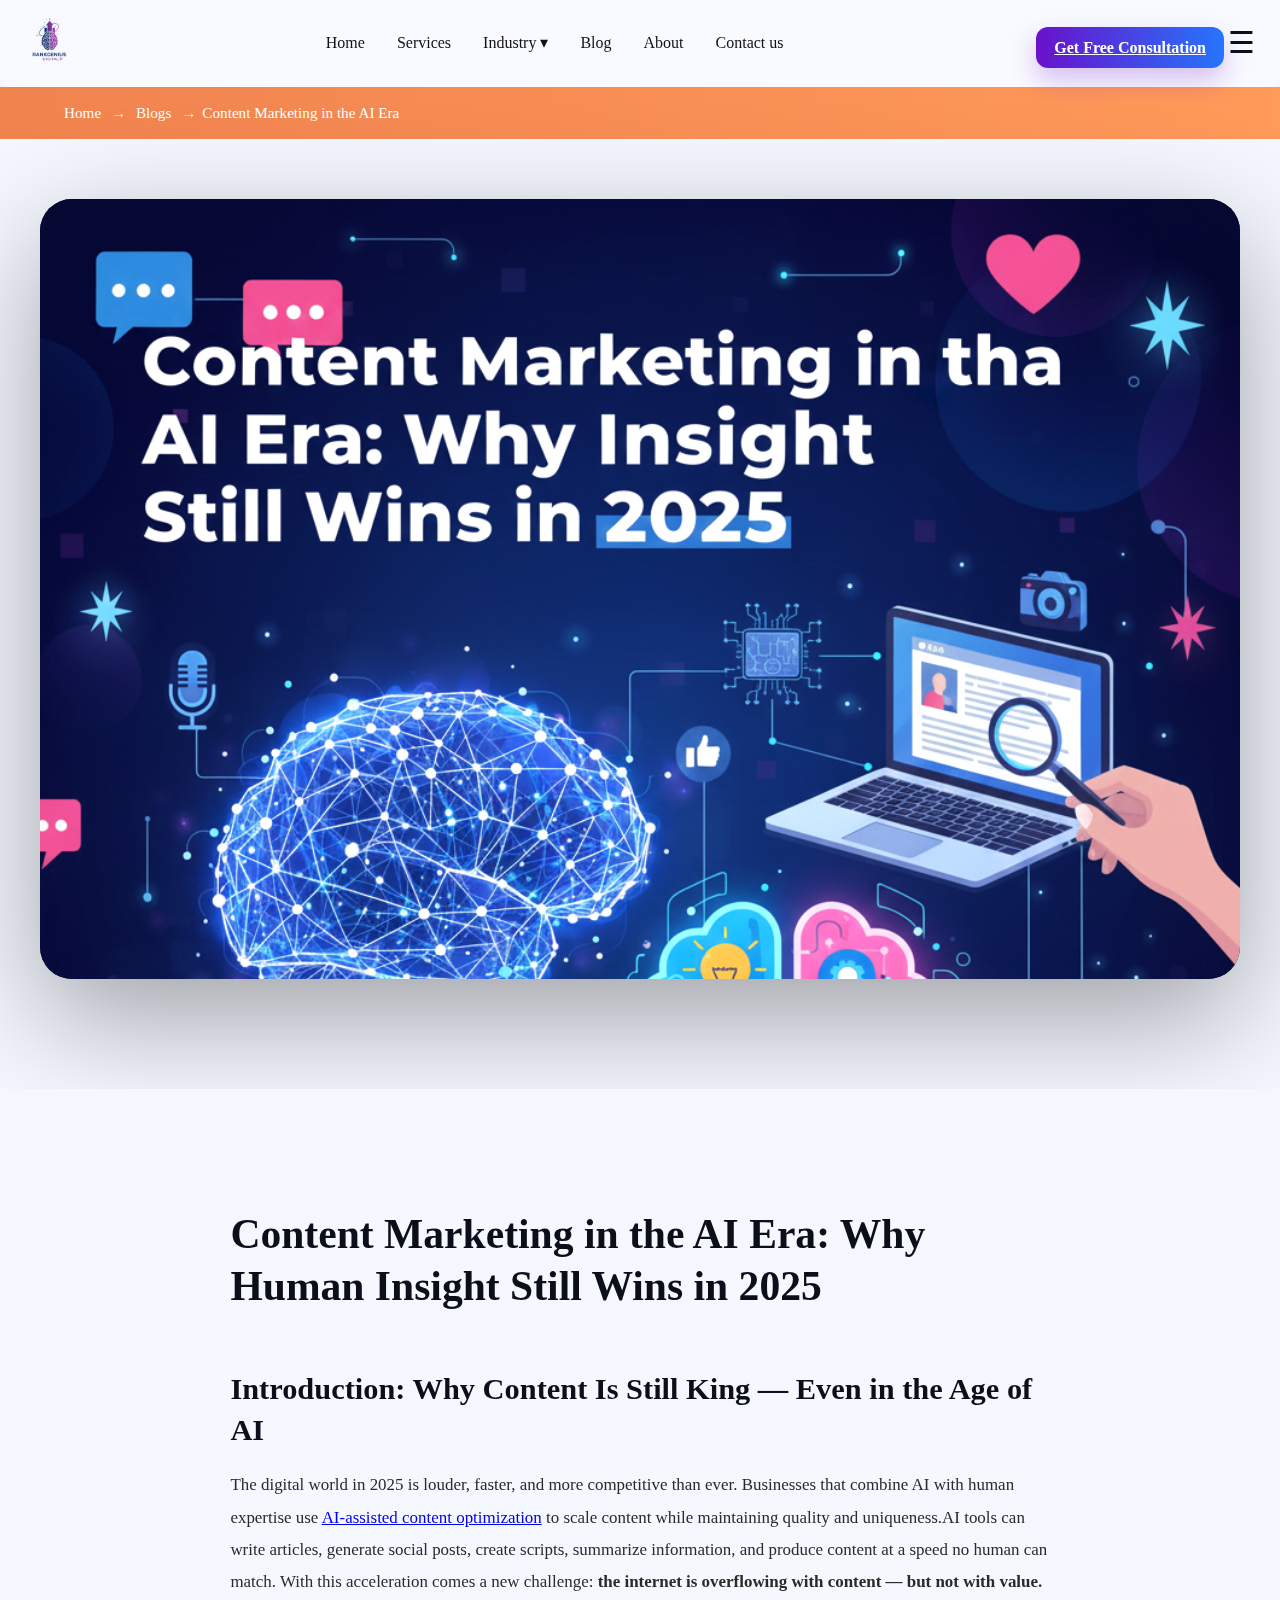
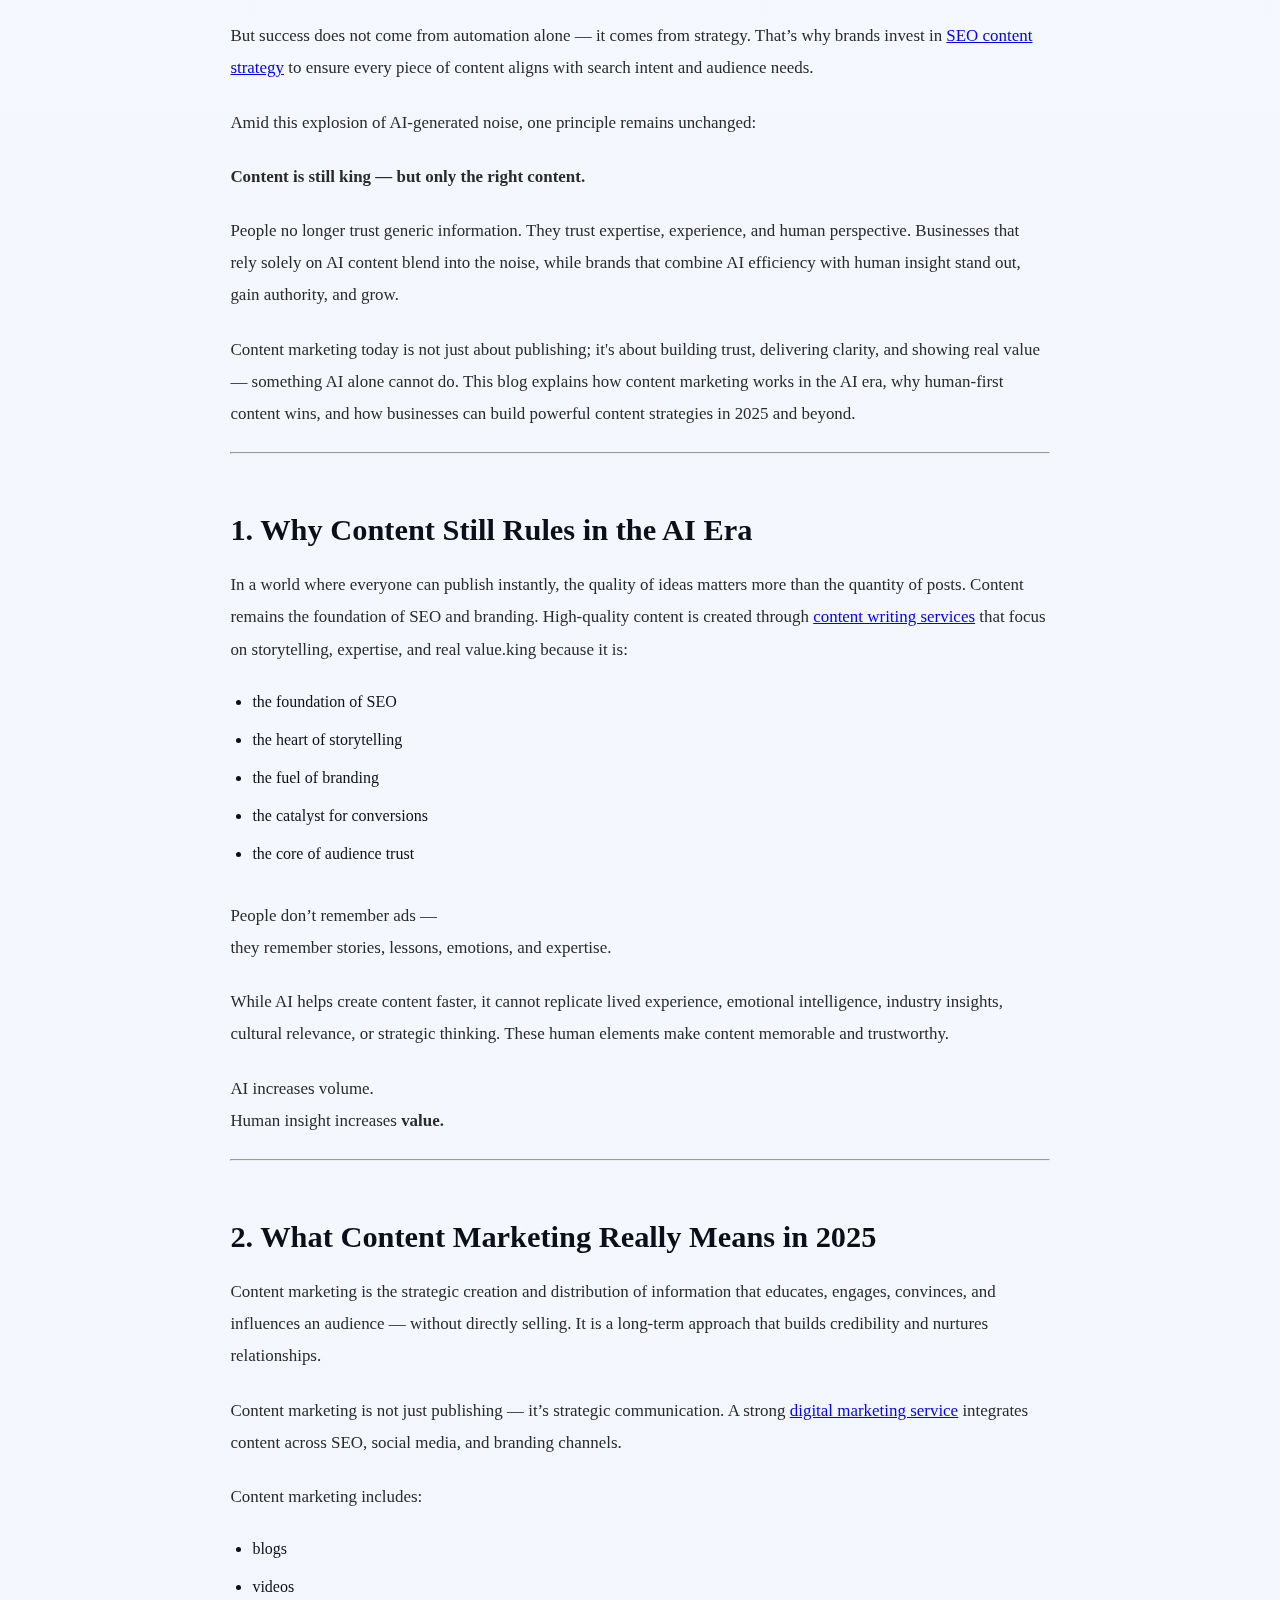
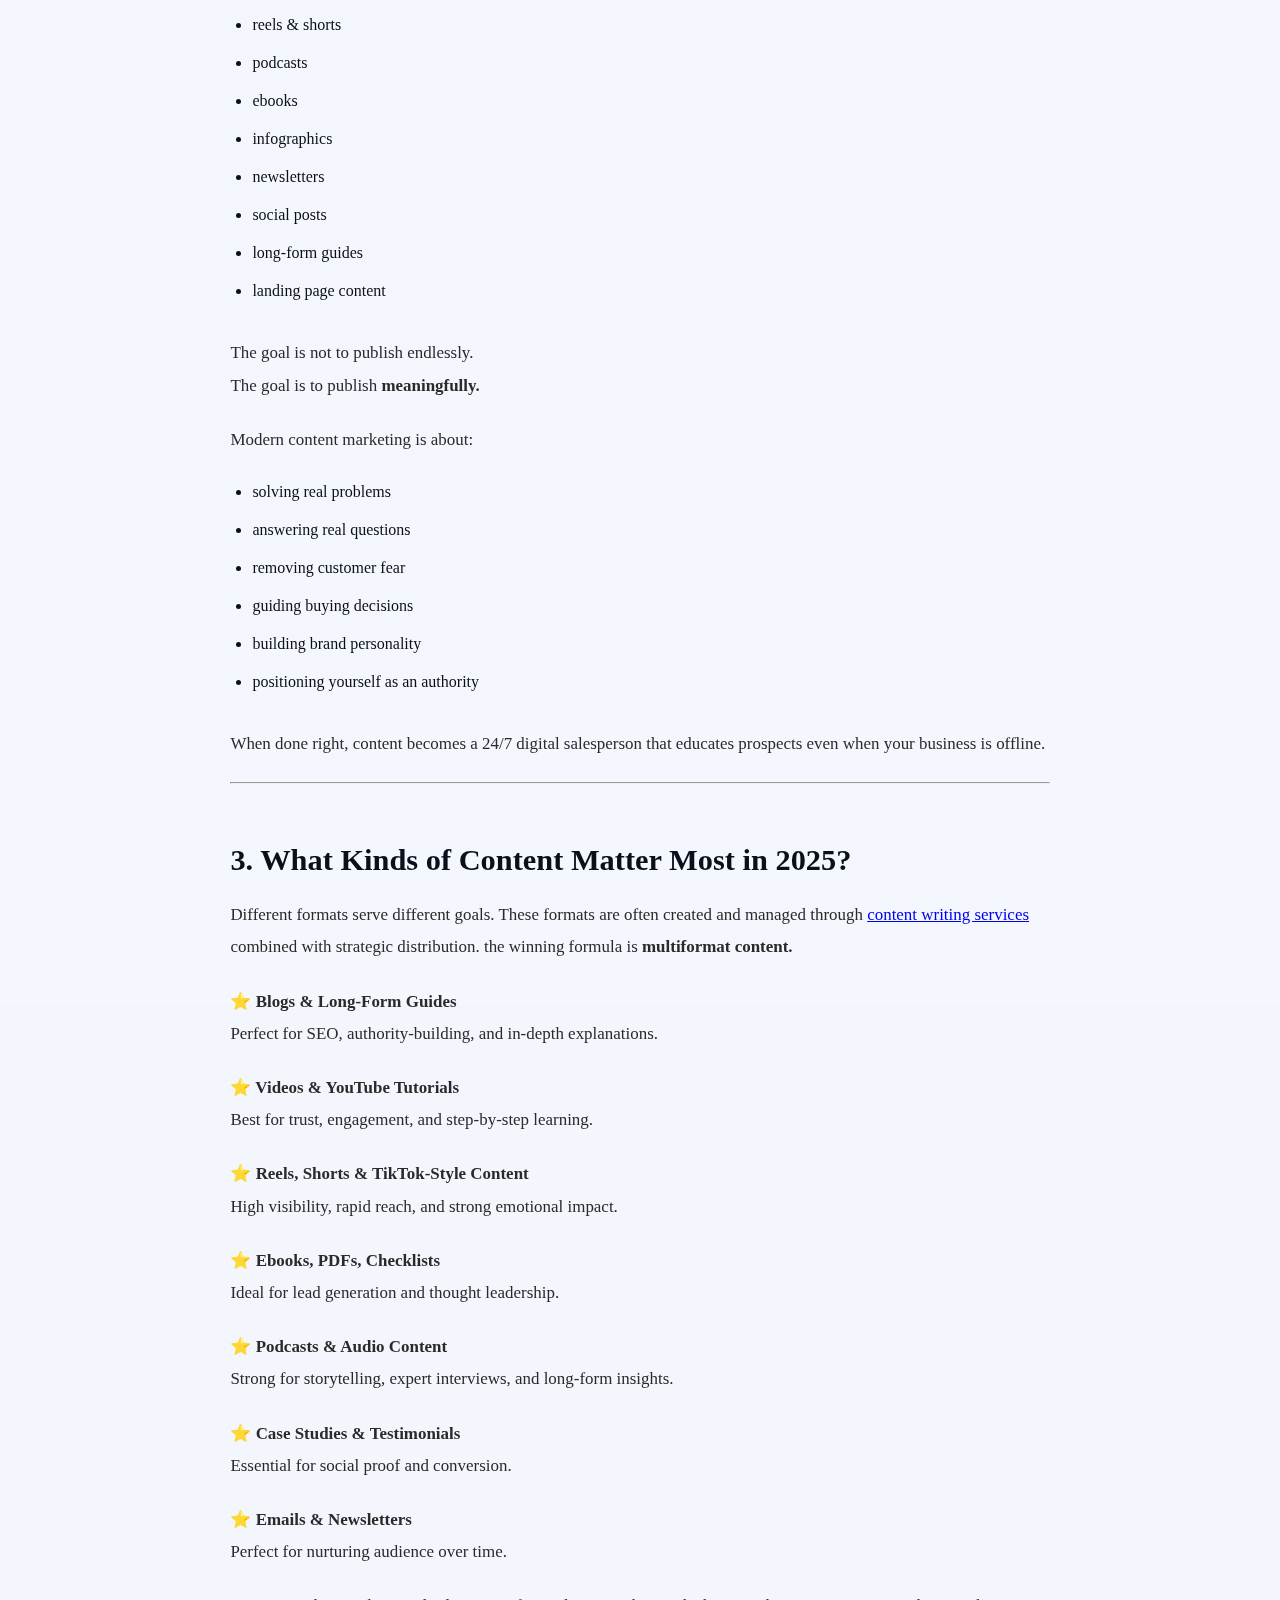
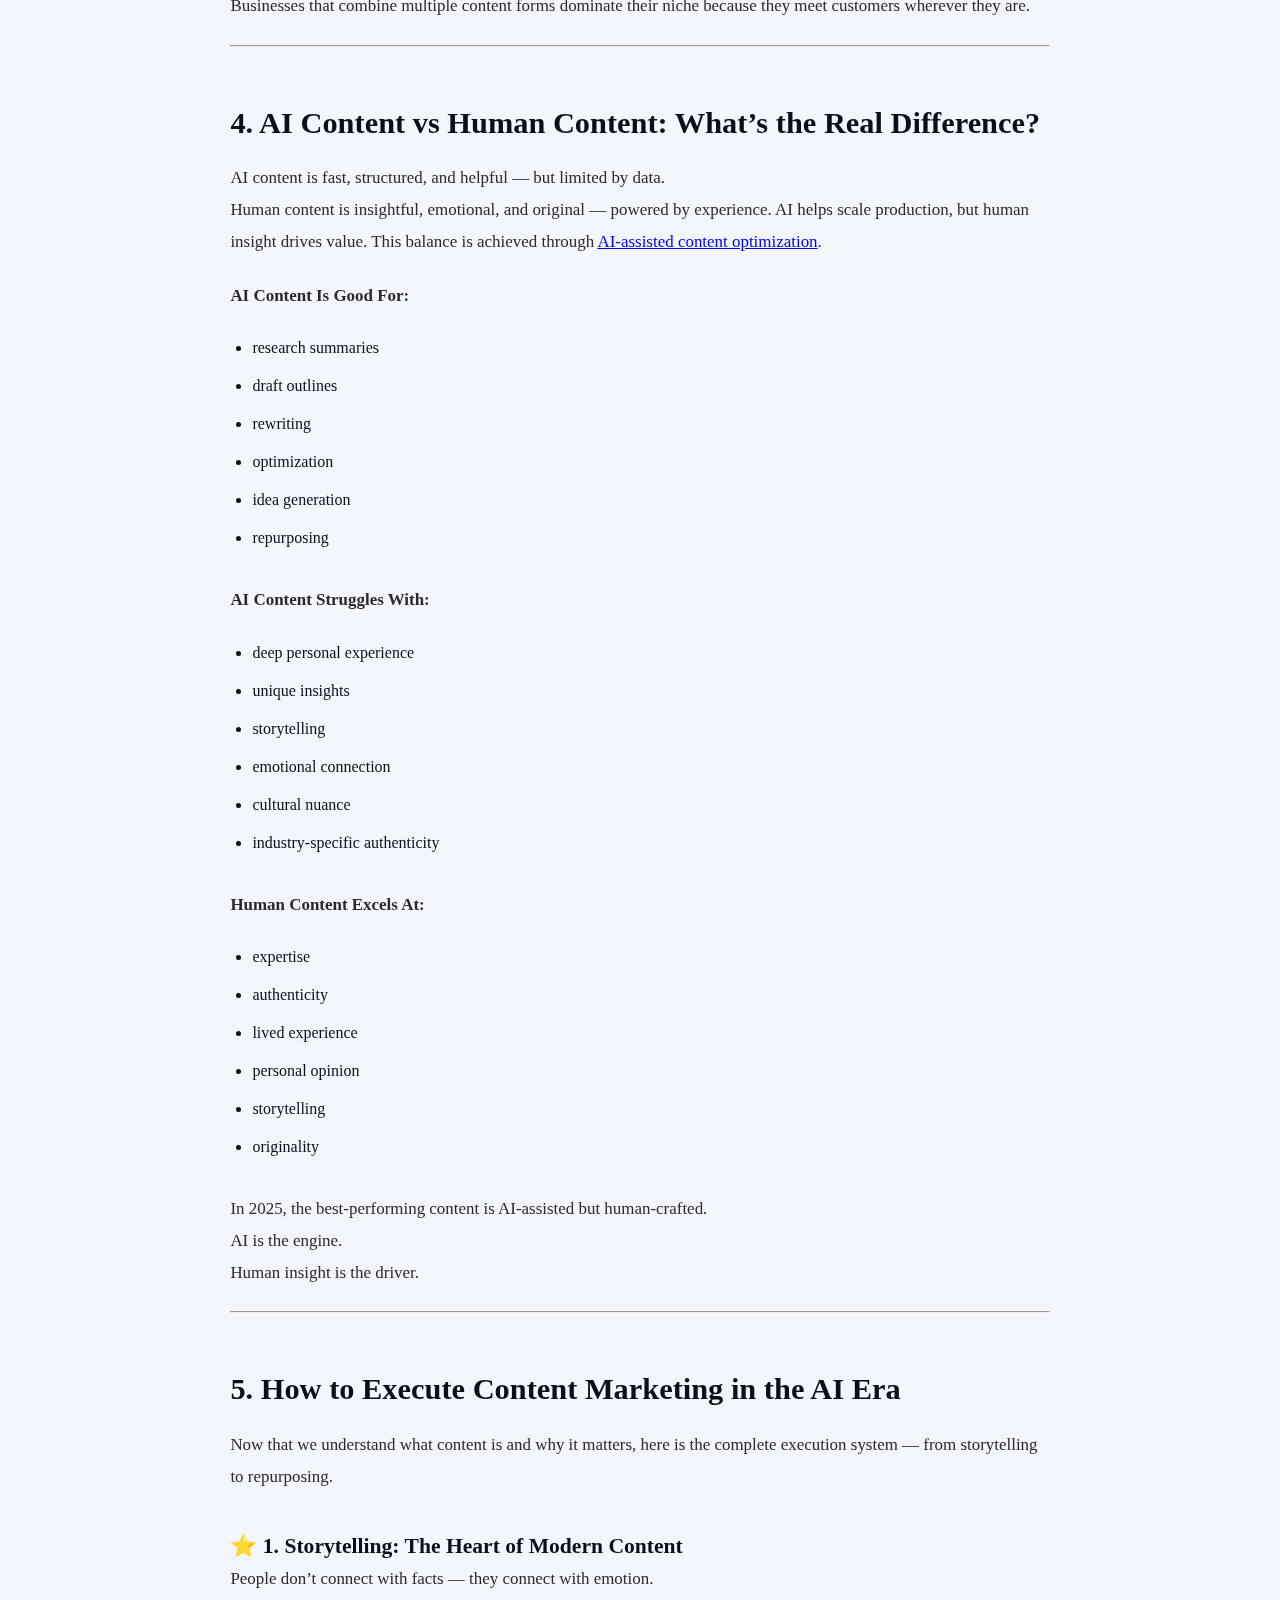
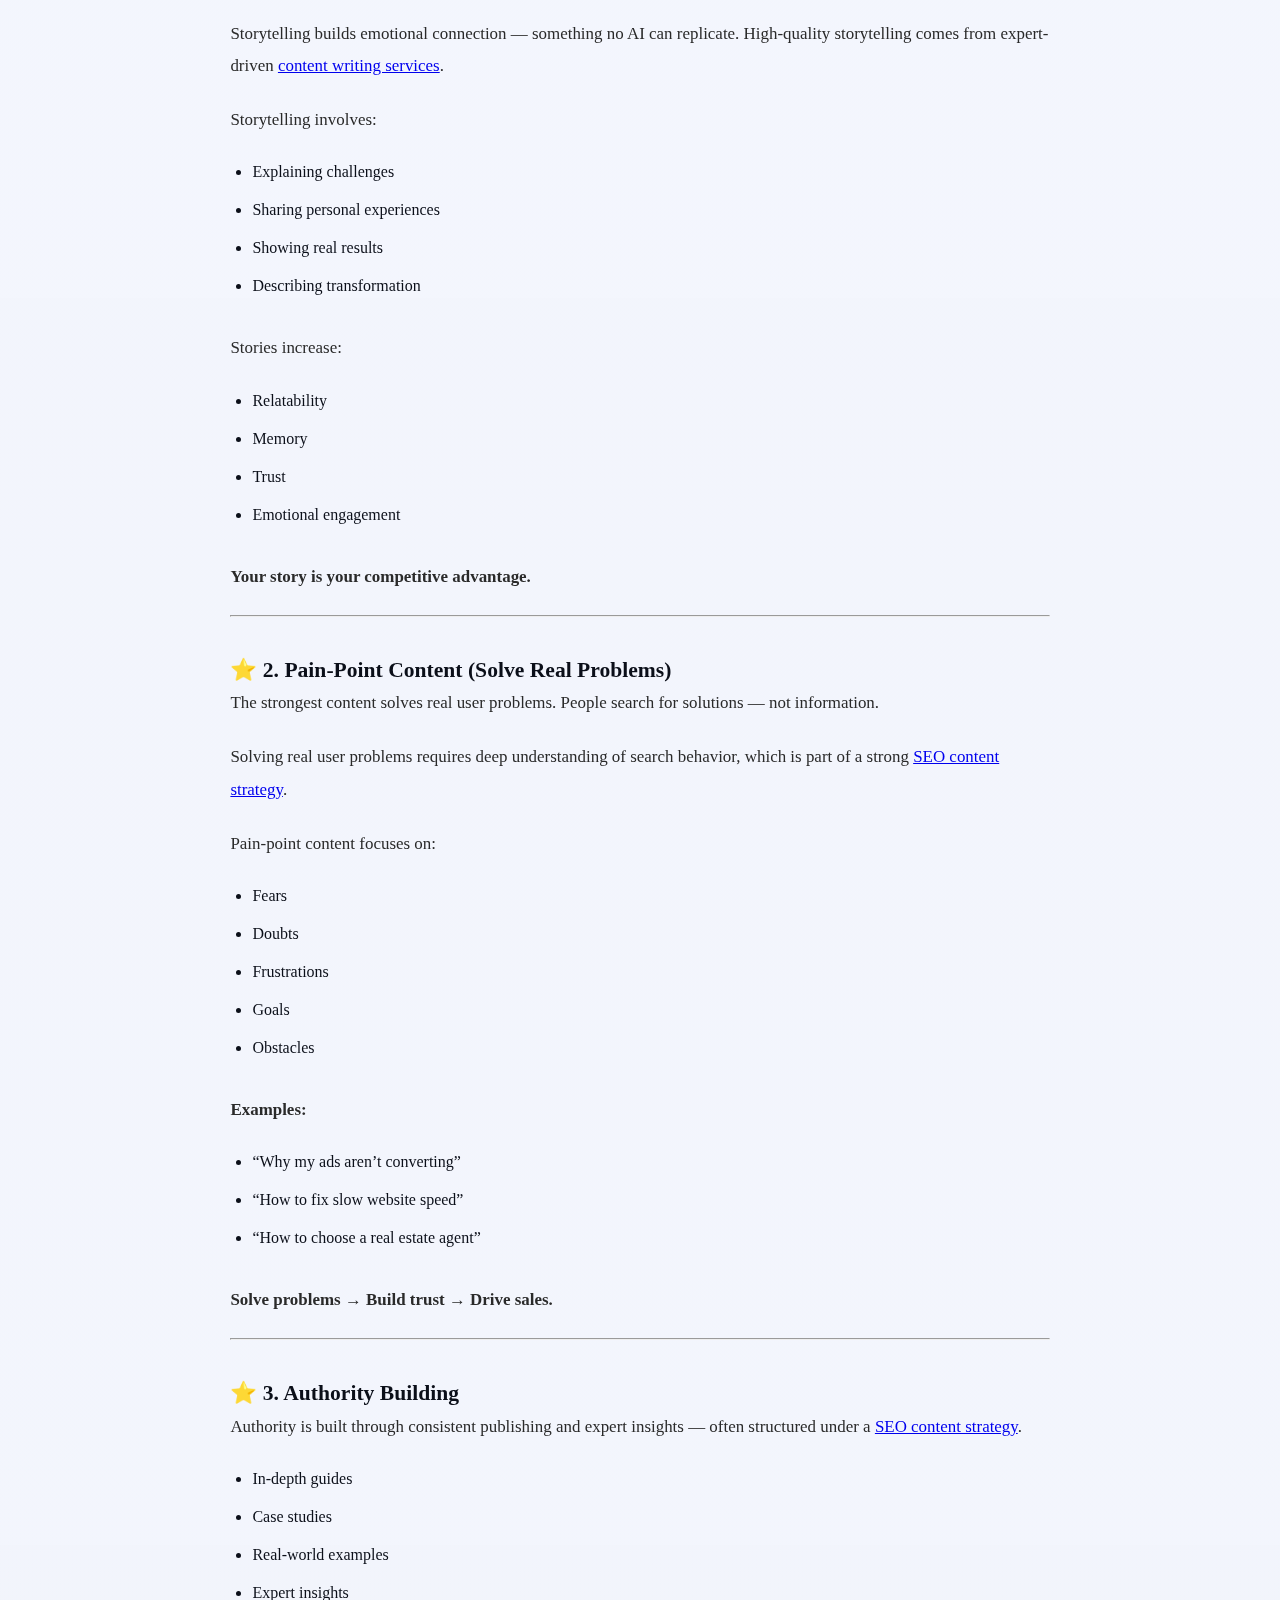
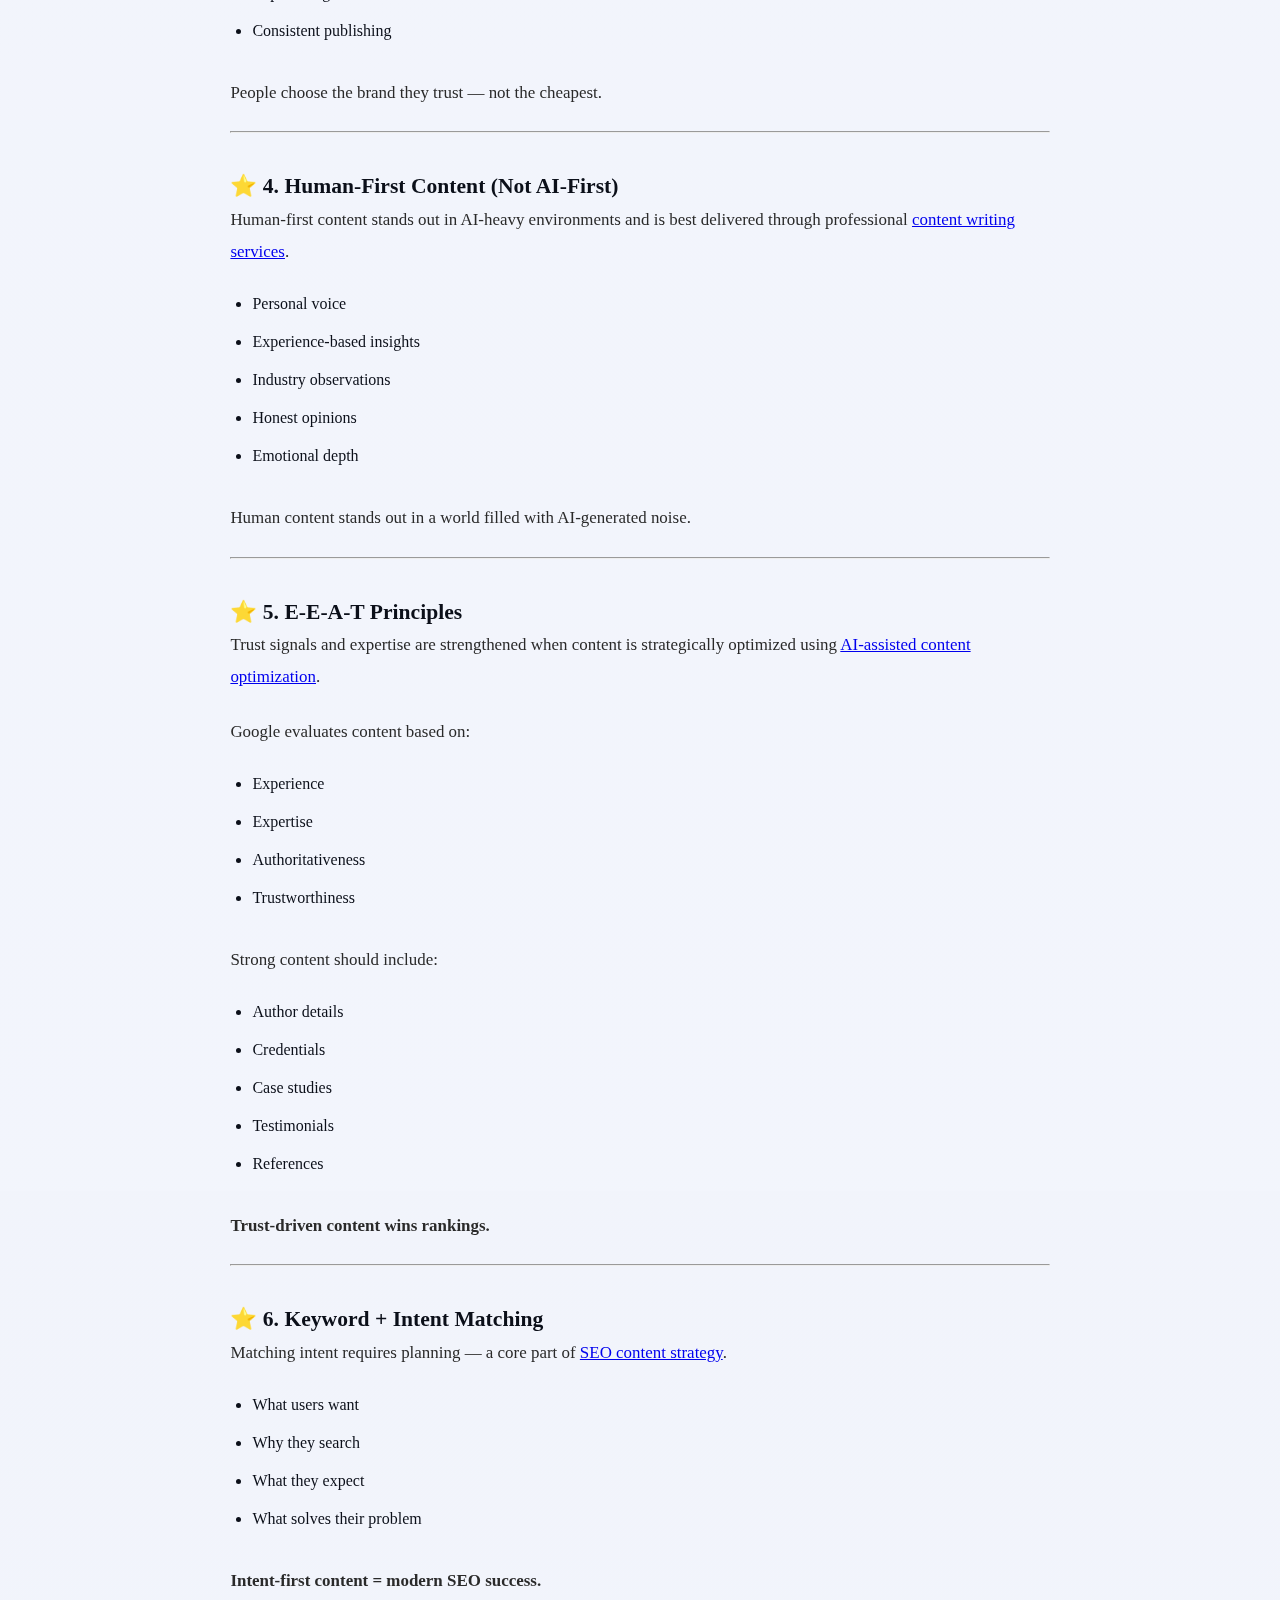
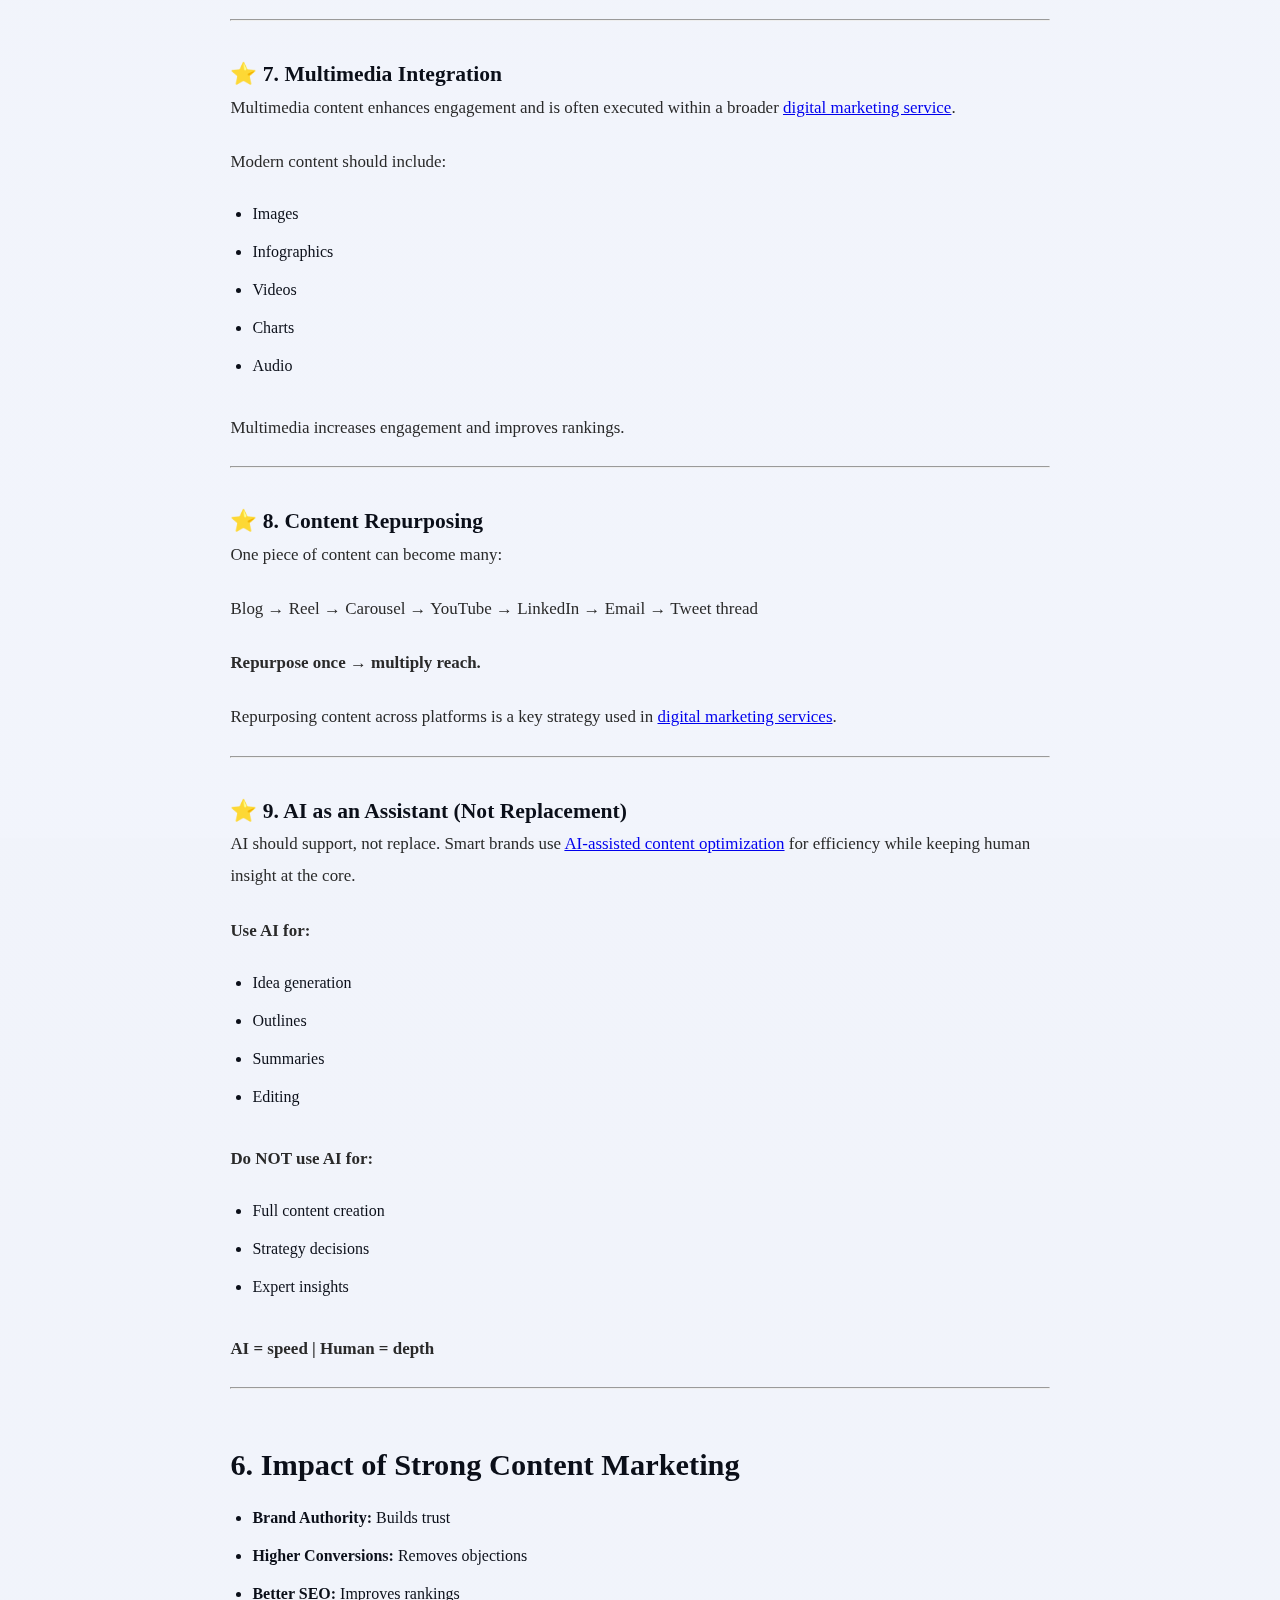
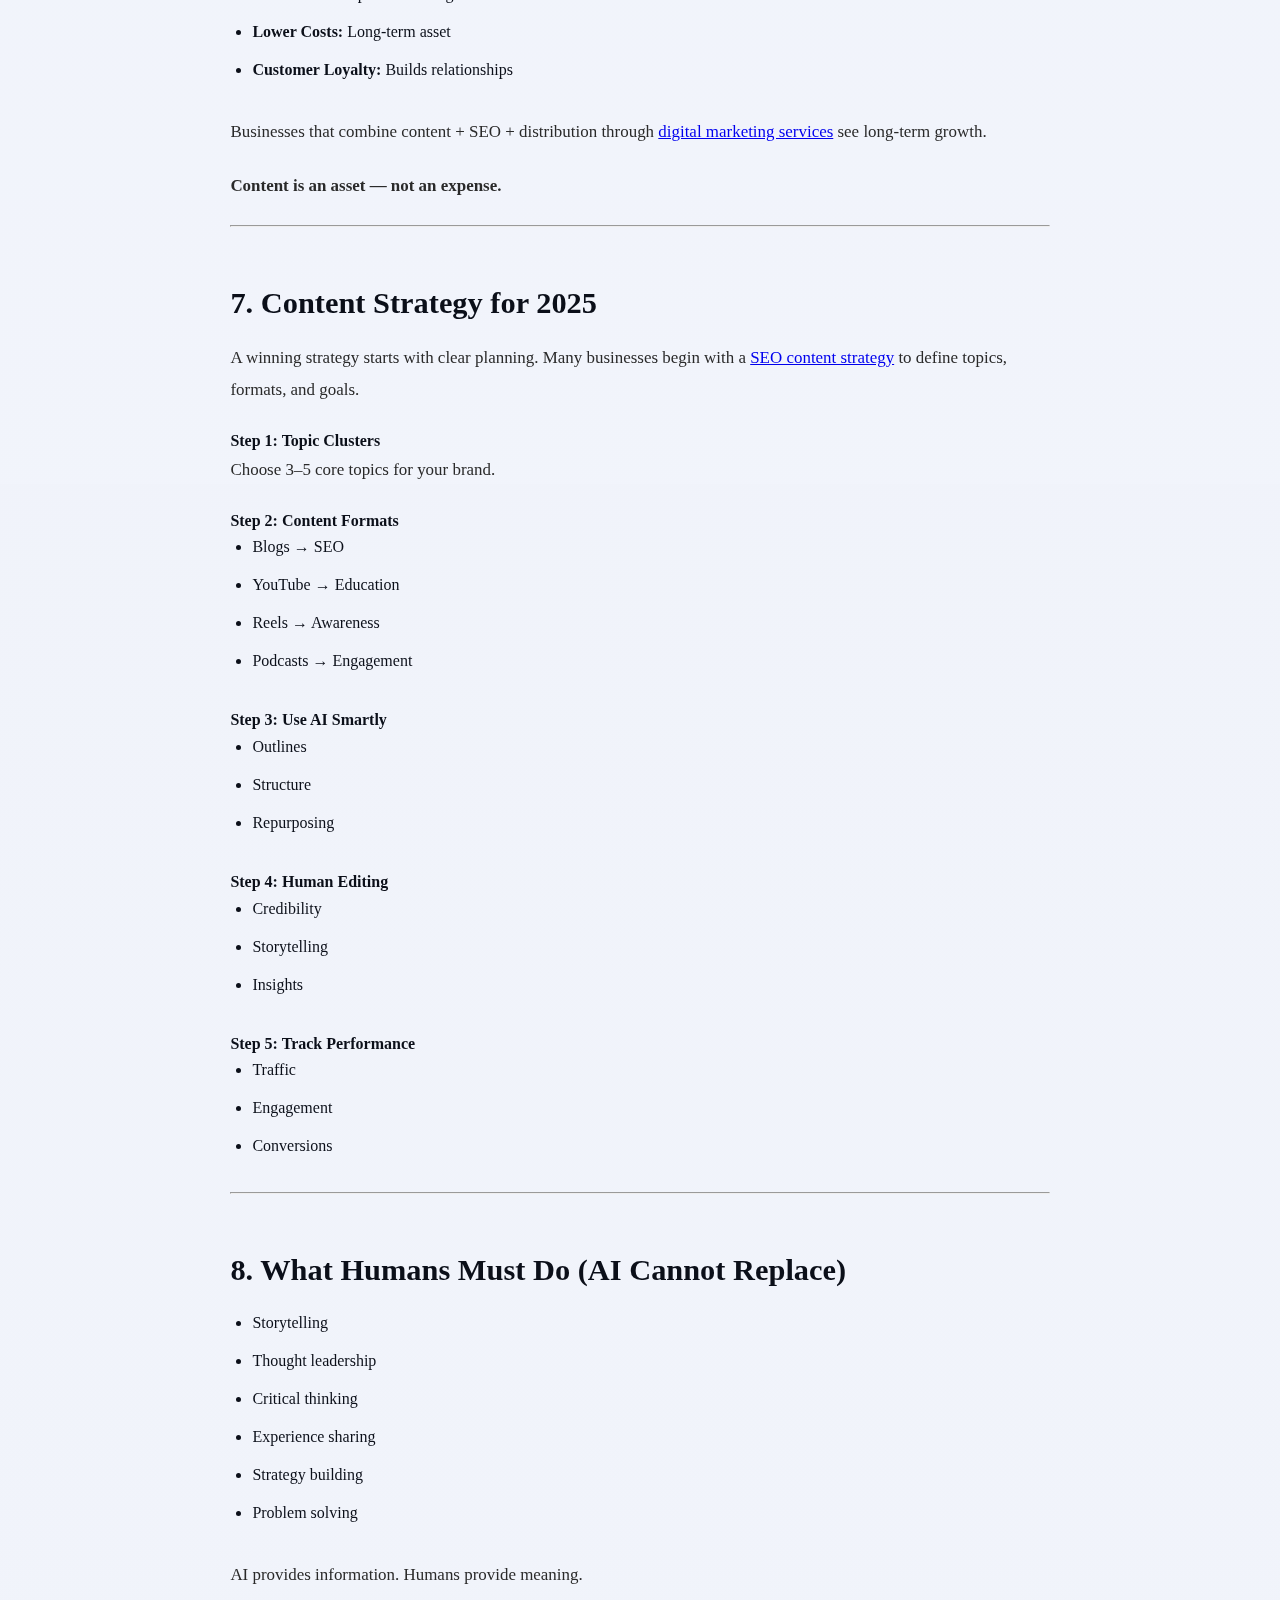
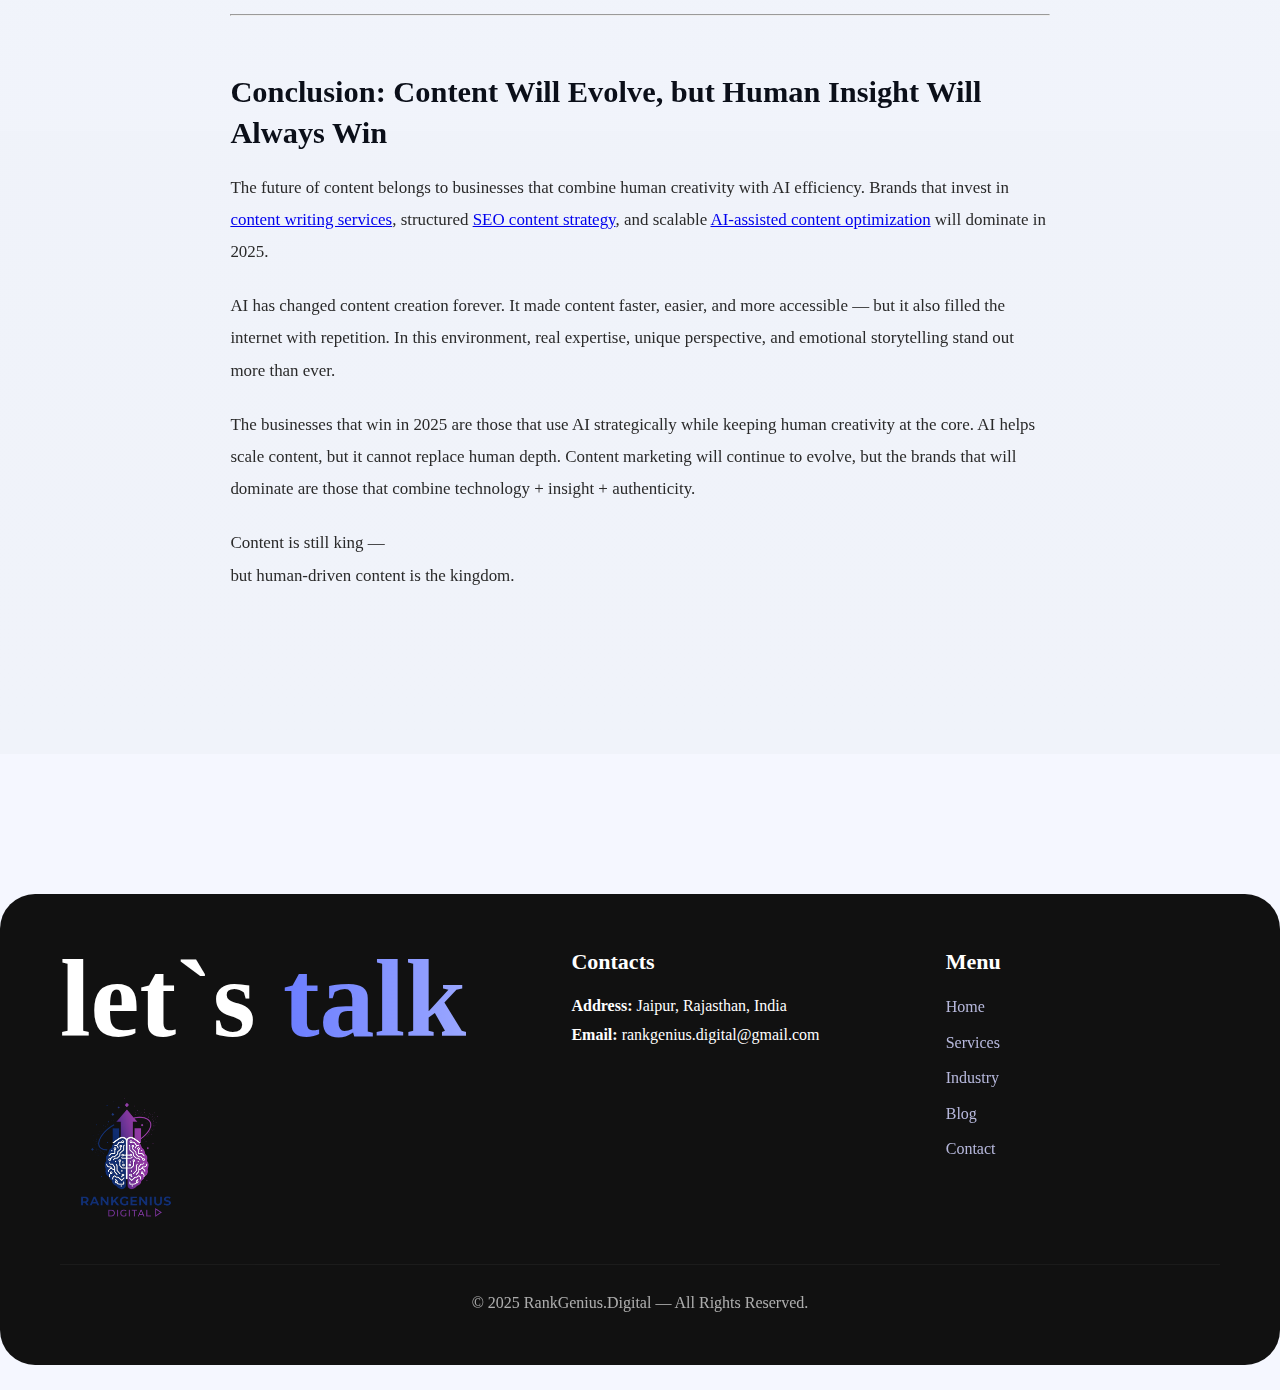
<file: blog11.html>
<!DOCTYPE html>
<html lang="en">

<head>
  <meta charset="UTF-8">
  <title>Content Marketing in the AI Era: Why Human Insight Still Wins in 2025</title>
  <meta name="viewport" content="width=device-width, initial-scale=1.0">
  <link rel="stylesheet" href="styles1.css">
</head>

<body>

  <!-- ================= HEADER (UNCHANGED) ================= -->
  <header class="nav-bar">
    <a href="index.html" class="logo">
      <img src="assets/logo.png" alt="RankGenius Digital Logo">
    </a>

    <nav id="navMenu">
      <ul>
        <li><a href="index.html">Home</a></li>
        <li><a href="services.html">Services</a></li>
        <li class="dropdown">
          <a href="#" class="drop-btn">Industry ▾</a>
          <ul class="dropdown-menu">
            <li><a href="we-serve.html">We Serve</a></li>
            <li><a href="packages.html">Packages</a></li>
          </ul>
        </li>
        <li><a href="blog.html" class="active">Blog</a></li>
        <li><a href="about.html">About</a></li>
        <li><a href="contact.html">Contact us</a></li>
      </ul>
    </nav>

    <div class="nav-actions">
      <a href="consultation.html" class="btn-accent">Get Free Consultation</a>
      <span id="menuToggle" class="mobile-menu-btn">☰</span>
    </div>
  </header>

  <!-- ================= BREADCRUMB ================= -->
  <nav class="breadcrumb-bar">
    <div class="breadcrumb-inner">
      Home <span>→</span> Blogs <span>→</span>Content Marketing in the AI Era
    </div>
  </nav>

  <!-- BLOG HERO -->
  <section>
    <!--Blog Image-->
    <div class="blog-image">
      <img src="assets/blog/blog/blog11.png" alt="SEO Evolution">
    </div>
    <div class="hero-overlay"></div>
  </section>
  <br>
  <br>
  <br>
  <br>
  <br>
  <br>
  <br>
  <br>
  <br>
  <!-- BLOG CONTENT -->
  <section class="blog-container">

    <h1>Content Marketing in the AI Era: Why Human Insight Still Wins in 2025</h1>

    <h2>Introduction: Why Content Is Still King — Even in the Age of AI</h2>

    <p>
      The digital world in 2025 is louder, faster, and more competitive than ever.  Businesses that combine AI with human expertise use 
      <a href="/ai-assisted-content-optimization">AI-assisted content optimization</a> 
      to scale content while maintaining quality and uniqueness.AI tools can write articles, generate
      social posts, create scripts, summarize information, and produce content at a speed no human can match. With this
      acceleration comes a new challenge: <strong>the internet is overflowing with content — but not with
        value.</strong>
    </p>

    <p>
      But success does not come from automation alone — it comes from strategy. That’s why brands invest in 
      <a href="/seo-content-strategy">SEO content strategy</a> 
      to ensure every piece of content aligns with search intent and audience needs.
    </p>

    <p>
      Amid this explosion of AI-generated noise, one principle remains unchanged:
    </p>

    <p><strong>Content is still king — but only the right content.</strong></p>

    <p>
      People no longer trust generic information. They trust expertise, experience, and human perspective. Businesses
      that rely solely on AI content blend into the noise, while brands that combine AI efficiency with human insight
      stand out, gain authority, and grow.
    </p>

    <p>
      Content marketing today is not just about publishing; it's about building trust, delivering clarity, and showing
      real value — something AI alone cannot do. This blog explains how content marketing works in the AI era, why
      human-first content wins, and how businesses can build powerful content strategies in 2025 and beyond.
    </p>

    <hr>

    <h2>1. Why Content Still Rules in the AI Era</h2>

    <p>
      In a world where everyone can publish instantly, the quality of ideas matters more than the quantity of posts.
      Content remains the foundation of SEO and branding. High-quality content is created through 
      <a href="services.html">content writing services</a> 
      that focus on storytelling, expertise, and real value.king because it is:
    </p>

    <ul>
      <li>the foundation of SEO</li>
      <li>the heart of storytelling</li>
      <li>the fuel of branding</li>
      <li>the catalyst for conversions</li>
      <li>the core of audience trust</li>
    </ul>

    <p>
      People don’t remember ads —<br>
      they remember stories, lessons, emotions, and expertise.
    </p>

    <p>
      While AI helps create content faster, it cannot replicate lived experience, emotional intelligence, industry
      insights, cultural relevance, or strategic thinking. These human elements make content memorable and trustworthy.
    </p>

    <p>
      AI increases volume.<br>
      Human insight increases <strong>value.</strong>
    </p>

    <hr>

    <h2>2. What Content Marketing Really Means in 2025</h2>

    <p>
      Content marketing is the strategic creation and distribution of information that educates, engages, convinces, and
      influences an audience — without directly selling. It is a long-term approach that builds credibility and nurtures
      relationships.
    </p>

    <p>
      Content marketing is not just publishing — it’s strategic communication. A strong 
      <a href="services.html">digital marketing service</a> 
      integrates content across SEO, social media, and branding channels.
    </p>

    <p>Content marketing includes:</p>

    <ul>
      <li>blogs</li>
      <li>videos</li>
      <li>reels &amp; shorts</li>
      <li>podcasts</li>
      <li>ebooks</li>
      <li>infographics</li>
      <li>newsletters</li>
      <li>social posts</li>
      <li>long-form guides</li>
      <li>landing page content</li>
    </ul>

    <p>
      The goal is not to publish endlessly.<br>
      The goal is to publish <strong>meaningfully.</strong>
    </p>

    <p>Modern content marketing is about:</p>

    <ul>
      <li>solving real problems</li>
      <li>answering real questions</li>
      <li>removing customer fear</li>
      <li>guiding buying decisions</li>
      <li>building brand personality</li>
      <li>positioning yourself as an authority</li>
    </ul>

    <p>
      When done right, content becomes a 24/7 digital salesperson that educates prospects even when your business is
      offline.
    </p>

    <hr>

    <h2>3. What Kinds of Content Matter Most in 2025?</h2>

    <p>
      Different formats serve different goals. These formats are often created and managed through 
      <a href="/content-writing-services">content writing services</a> 
      combined with strategic distribution. the winning formula is <strong>multiformat
        content.</strong>
    </p>

    <p><strong>⭐ Blogs &amp; Long-Form Guides</strong><br>
      Perfect for SEO, authority-building, and in-depth explanations.</p>

    <p><strong>⭐ Videos &amp; YouTube Tutorials</strong><br>
      Best for trust, engagement, and step-by-step learning.</p>

    <p><strong>⭐ Reels, Shorts &amp; TikTok-Style Content</strong><br>
      High visibility, rapid reach, and strong emotional impact.</p>

    <p><strong>⭐ Ebooks, PDFs, Checklists</strong><br>
      Ideal for lead generation and thought leadership.</p>

    <p><strong>⭐ Podcasts &amp; Audio Content</strong><br>
      Strong for storytelling, expert interviews, and long-form insights.</p>

    <p><strong>⭐ Case Studies &amp; Testimonials</strong><br>
      Essential for social proof and conversion.</p>

    <p><strong>⭐ Emails &amp; Newsletters</strong><br>
      Perfect for nurturing audience over time.</p>

    <p>
      Businesses that combine multiple content forms dominate their niche because they meet customers wherever they are.
    </p>

    <hr>

    <h2>4. AI Content vs Human Content: What’s the Real Difference?</h2>

    <p>
      AI content is fast, structured, and helpful — but limited by data.<br>
      Human content is insightful, emotional, and original — powered by experience.
      AI helps scale production, but human insight drives value. This balance is achieved through 
      <a href="/ai-assisted-content-optimization">AI-assisted content optimization</a>.
    </p>

    <p><strong>AI Content Is Good For:</strong></p>

    <ul>
      <li>research summaries</li>
      <li>draft outlines</li>
      <li>rewriting</li>
      <li>optimization</li>
      <li>idea generation</li>
      <li>repurposing</li>
    </ul>

    <p><strong>AI Content Struggles With:</strong></p>

    <ul>
      <li>deep personal experience</li>
      <li>unique insights</li>
      <li>storytelling</li>
      <li>emotional connection</li>
      <li>cultural nuance</li>
      <li>industry-specific authenticity</li>
    </ul>

    <p><strong>Human Content Excels At:</strong></p>

    <ul>
      <li>expertise</li>
      <li>authenticity</li>
      <li>lived experience</li>
      <li>personal opinion</li>
      <li>storytelling</li>
      <li>originality</li>
    </ul>

    <p>
      In 2025, the best-performing content is AI-assisted but human-crafted.<br>
      AI is the engine.<br>
      Human insight is the driver.
    </p>

    <hr>


    <!-- Section 5 -->
    <h2>5. How to Execute Content Marketing in the AI Era</h2>

    <p>
      Now that we understand what content is and why it matters, here is the complete execution system —
      from storytelling to repurposing.
    </p>

    <!-- 1 -->
    <h3>⭐ 1. Storytelling: The Heart of Modern Content</h3>

    <p>People don’t connect with facts — they connect with emotion.</p>
    <p>
      Storytelling builds emotional connection — something no AI can replicate. High-quality storytelling comes from 
      expert-driven 
      <a href="/content-writing-services">content writing services</a>.
    </p>

    <p>Storytelling involves:</p>
    <ul>
      <li>Explaining challenges</li>
      <li>Sharing personal experiences</li>
      <li>Showing real results</li>
      <li>Describing transformation</li>
    </ul>

    <p>Stories increase:</p>
    <ul>
      <li>Relatability</li>
      <li>Memory</li>
      <li>Trust</li>
      <li>Emotional engagement</li>
    </ul>

    <p><strong>Your story is your competitive advantage.</strong></p>

    <hr>

    <!-- 2 -->
    <h3>⭐ 2. Pain-Point Content (Solve Real Problems)</h3>

    <p>
      The strongest content solves real user problems. People search for solutions — not information.
    </p>

    <p>
      Solving real user problems requires deep understanding of search behavior, which is part of a strong 
      <a href="/seo-content-strategy">SEO content strategy</a>.
    </p>

    <p>Pain-point content focuses on:</p>
    <ul>
      <li>Fears</li>
      <li>Doubts</li>
      <li>Frustrations</li>
      <li>Goals</li>
      <li>Obstacles</li>
    </ul>

    <p><strong>Examples:</strong></p>
    <ul>
      <li>“Why my ads aren’t converting”</li>
      <li>“How to fix slow website speed”</li>
      <li>“How to choose a real estate agent”</li>
    </ul>

    <p><strong>Solve problems → Build trust → Drive sales.</strong></p>

    <hr>

    <!-- 3 -->
    <h3>⭐ 3. Authority Building</h3>

    <p>Authority is built through consistent publishing and expert insights — often structured under a 
      <a href="/seo-content-strategy">SEO content strategy</a>.</p>
    <ul>
      <li>In-depth guides</li>
      <li>Case studies</li>
      <li>Real-world examples</li>
      <li>Expert insights</li>
      <li>Consistent publishing</li>
    </ul>

    <p>
      People choose the brand they trust — not the cheapest.
    </p>

    <hr>

    <!-- 4 -->
    <h3>⭐ 4. Human-First Content (Not AI-First)</h3>

    <p>Human-first content stands out in AI-heavy environments and is best delivered through professional 
      <a href="services.html">content writing services</a>.</p>
    <ul>
      <li>Personal voice</li>
      <li>Experience-based insights</li>
      <li>Industry observations</li>
      <li>Honest opinions</li>
      <li>Emotional depth</li>
    </ul>

    <p>
      Human content stands out in a world filled with AI-generated noise.
    </p>

    <hr>

    <!-- 5 -->
    <h3>⭐ 5. E-E-A-T Principles</h3>

    <p>
      Trust signals and expertise are strengthened when content is strategically optimized using 
      <a href="/ai-assisted-content-optimization">AI-assisted content optimization</a>.
    </p>

    <p>
      Google evaluates content based on:
    </p>

    <ul>
      <li>Experience</li>
      <li>Expertise</li>
      <li>Authoritativeness</li>
      <li>Trustworthiness</li>
    </ul>

    <p>Strong content should include:</p>
    <ul>
      <li>Author details</li>
      <li>Credentials</li>
      <li>Case studies</li>
      <li>Testimonials</li>
      <li>References</li>
    </ul>

    <p><strong>Trust-driven content wins rankings.</strong></p>

    <hr>

    <!-- 6 -->
    <h3>⭐ 6. Keyword + Intent Matching</h3>

      <p>
        Matching intent requires planning — a core part of 
        <a href="/seo-content-strategy">SEO content strategy</a>.
      </p>

    <ul>
      <li>What users want</li>
      <li>Why they search</li>
      <li>What they expect</li>
      <li>What solves their problem</li>
    </ul>

    <p><strong>Intent-first content = modern SEO success.</strong></p>

    <hr>

    <!-- 7 -->
    <h3>⭐ 7. Multimedia Integration</h3>

    <p>
      Multimedia content enhances engagement and is often executed within a broader 
      <a href="services.html">digital marketing service</a>.
    </p>

    <p>Modern content should include:</p>

    <ul>
      <li>Images</li>
      <li>Infographics</li>
      <li>Videos</li>
      <li>Charts</li>
      <li>Audio</li>
    </ul>

    <p>
      Multimedia increases engagement and improves rankings.
    </p>

    <hr>

    <!-- 8 -->
    <h3>⭐ 8. Content Repurposing</h3>

    <p>
      One piece of content can become many:
    </p>

    <p>
      Blog → Reel → Carousel → YouTube → LinkedIn → Email → Tweet thread
    </p>

    <p><strong>Repurpose once → multiply reach.</strong></p>

    <p>
      Repurposing content across platforms is a key strategy used in 
      <a href="/digital-marketing-services">digital marketing services</a>.
    </p>

    <hr>

    <!-- 9 -->
    <h3>⭐ 9. AI as an Assistant (Not Replacement)</h3>

    <p>
      AI should support, not replace. Smart brands use 
      <a href="/ai-assisted-content-optimization">AI-assisted content optimization</a> 
      for efficiency while keeping human insight at the core.
    </p>

    <p><strong>Use AI for:</strong></p>
    <ul>
      <li>Idea generation</li>
      <li>Outlines</li>
      <li>Summaries</li>
      <li>Editing</li>
    </ul>

    <p><strong>Do NOT use AI for:</strong></p>
    <ul>
      <li>Full content creation</li>
      <li>Strategy decisions</li>
      <li>Expert insights</li>
    </ul>

    <p>
      <strong>AI = speed | Human = depth</strong>
    </p>

    <hr>

    <!-- Section 6 -->
    <h2>6. Impact of Strong Content Marketing</h2>

    <ul>
      <li><strong>Brand Authority:</strong> Builds trust</li>
      <li><strong>Higher Conversions:</strong> Removes objections</li>
      <li><strong>Better SEO:</strong> Improves rankings</li>
      <li><strong>Lower Costs:</strong> Long-term asset</li>
      <li><strong>Customer Loyalty:</strong> Builds relationships</li>
    </ul>

    <p>
      Businesses that combine content + SEO + distribution through 
      <a href="/digital-marketing-services">digital marketing services</a> 
      see long-term growth.
    </p>

    <p><strong>Content is an asset — not an expense.</strong></p>

    <hr>

    <!-- Section 7 -->
    <h2>7. Content Strategy for 2025</h2>

    <p>
      A winning strategy starts with clear planning. Many businesses begin with a 
      <a href="/seo-content-strategy">SEO content strategy</a> 
      to define topics, formats, and goals.
    </p>

    <h4>Step 1: Topic Clusters</h4>
    <p>Choose 3–5 core topics for your brand.</p>

    <h4>Step 2: Content Formats</h4>
    <ul>
      <li>Blogs → SEO</li>
      <li>YouTube → Education</li>
      <li>Reels → Awareness</li>
      <li>Podcasts → Engagement</li>
    </ul>

    <h4>Step 3: Use AI Smartly</h4>
    <ul>
      <li>Outlines</li>
      <li>Structure</li>
      <li>Repurposing</li>
    </ul>

    <h4>Step 4: Human Editing</h4>
    <ul>
      <li>Credibility</li>
      <li>Storytelling</li>
      <li>Insights</li>
    </ul>

    <h4>Step 5: Track Performance</h4>
    <ul>
      <li>Traffic</li>
      <li>Engagement</li>
      <li>Conversions</li>
    </ul>

    <hr>

    <!-- Section 8 -->
    <h2>8. What Humans Must Do (AI Cannot Replace)</h2>

    <ul>
      <li>Storytelling</li>
      <li>Thought leadership</li>
      <li>Critical thinking</li>
      <li>Experience sharing</li>
      <li>Strategy building</li>
      <li>Problem solving</li>
    </ul>

    <p>
      AI provides information. Humans provide meaning.
    </p>

    <hr>

    <!-- Conclusion -->
    
    <h2>Conclusion: Content Will Evolve, but Human Insight Will Always Win</h2>

    <p>
      The future of content belongs to businesses that combine human creativity with AI efficiency. Brands that invest in 
      <a href="/content-writing-services">content writing services</a>, 
      structured 
      <a href="/seo-content-strategy">SEO content strategy</a>, 
      and scalable 
      <a href="/ai-assisted-content-optimization">AI-assisted content optimization</a> 
      will dominate in 2025.
    </p>

    <p>
      AI has changed content creation forever. It made content faster, easier, and more accessible — but it also filled
      the internet with repetition. In this environment, real expertise, unique perspective, and emotional storytelling
      stand out more than ever.
    </p>

    <p>
      The businesses that win in 2025 are those that use AI strategically while keeping human creativity at the core. AI
      helps scale content, but it cannot replace human depth. Content marketing will continue to evolve, but the brands
      that will dominate are those that combine technology + insight + authenticity.
    </p>

    <p>
      Content is still king —<br>
      but human-driven content is the kingdom.
    </p>

  </section>

  <style>
    /* ===============================
   BREADCRUMB
================================ */
    .breadcrumb-bar {
      width: 100%;
      background: linear-gradient(90deg, #f1834f, #ff9a5a);
      color: #fff;
      padding: 14px 0;
      font-size: 0.95rem;
      font-weight: 500;
    }

    .breadcrumb-inner {
      max-width: 1200px;
      margin: 0 auto;
      padding: 0 24px;
    }

    .breadcrumb-inner span {
      margin: 0 6px;
      opacity: 0.85;
    }

    /* ===============================
   BLOG HERO (IMAGE FIXED)
================================ */

    .blog-image {
      position: relative;
      max-width: 1200px;
      margin: 60px auto 0;
      height: 780px;
      border-radius: 32px;
      overflow: hidden;
      background: #0b0f19;
      box-shadow:
        0 40px 120px rgba(0, 0, 0, 0.35),
        inset 0 0 0 1px rgba(255, 255, 255, 0.08);
    }

    .blog-image img {
      width: 100%;
      height: 100%;
      object-fit: cover;
      /* 🔥 FIX SMALL IMAGE */
      object-position: center top;
      /* keeps text visible */
      display: block;

      transform: scale(1.03);
      filter: saturate(1.05) contrast(1.05);
    }


    /* SOFT DARK OVERLAY (DOES NOT KILL TEXT) */
    .blog-hero::after {
      content: "";
      position: absolute;
      inset: 0;
      background: linear-gradient(180deg,
          rgba(10, 14, 40, 0.55),
          rgba(10, 14, 40, 0.35));
      pointer-events: none;
    }

    /* ===============================
   BLOG CONTAINER — FULL SCREEN
================================ */

    .blog-container {
      position: relative;

      /* FULL SCREEN WIDTH */
      width: 100%;
      max-width: 100%;
      margin: -120px 0 140px;
      /* overlaps hero */

      /* CONTENT SPACING */
      padding: 120px 18vw 140px;

      /* APPLE-STYLE BACKGROUND */
      background: linear-gradient(180deg,
          rgba(245, 247, 255, 0.96),
          rgba(240, 243, 250, 1));

      /* PREMIUM LOOK */
      backdrop-filter: blur(22px);
      -webkit-backdrop-filter: blur(22px);

      border-radius: 0;
      /* FULL WIDTH */
      box-shadow: none;

      z-index: 5;
    }


    .blog-container h1 {
      font-size: 2.6rem;
      font-weight: 800;
      line-height: 1.25;
      margin-bottom: 28px;
    }

    .blog-container h2 {
      font-size: 1.9rem;
      margin: 56px 0 18px;
      line-height: 1.35;
    }

    .blog-container h3 {
      font-size: 1.35rem;
      margin-top: 36px;
    }

    .blog-container p {
      font-size: 1.06rem;
      line-height: 1.9;
      color: #2a2a2a;
      margin-bottom: 22px;
    }

    .blog-container ul {
      padding-left: 22px;
      margin-bottom: 32px;
    }

    .blog-container li {
      margin-bottom: 10px;
      line-height: 1.75;
    }

    @media (max-width: 768px) {
      .blog-hero {
        height: 360px;
        margin: 40px 16px 100px;
      }

      .blog-container {
        margin: -80px 16px 80px;
        padding: 56px 28px;
        border-radius: 26px;
      }

      .blog-container h1 {
        font-size: 2rem;
      }

      .blog-container h2 {
        font-size: 1.45rem;
      }
    }
  </style>
  <!-- ================= FOOTER (UNCHANGED) ================= -->
  <footer class="dark-footer">
    <div class="footer-inner">
      <div class="footer-left">
        <h1 class="footer-title">let`s <span>talk</span></h1>
        <img src="assets/logo.png" class="footer-logo">
      </div>

      <div class="footer-contact">
        <h3>Contacts</h3>
        <p><strong>Address:</strong> Jaipur, Rajasthan, India</p>
        <p><strong>Email:</strong> rankgenius.digital@gmail.com</p>
      </div>

      <div class="footer-menu">
        <h3>Menu</h3>
        <a href="index.html">Home</a>
        <a href="services.html">Services</a>
        <a href="we-serve.html">Industry</a>
        <a href="blog.html">Blog</a>
        <a href="contact.html">Contact</a>
      </div>
    </div>

    <div class="footer-bottom">
      © 2025 RankGenius.Digital — All Rights Reserved.
    </div>
  </footer>

  <script src="script.js"></script>
  <script src="mobile.js"></script>
</body>

</html
</file>
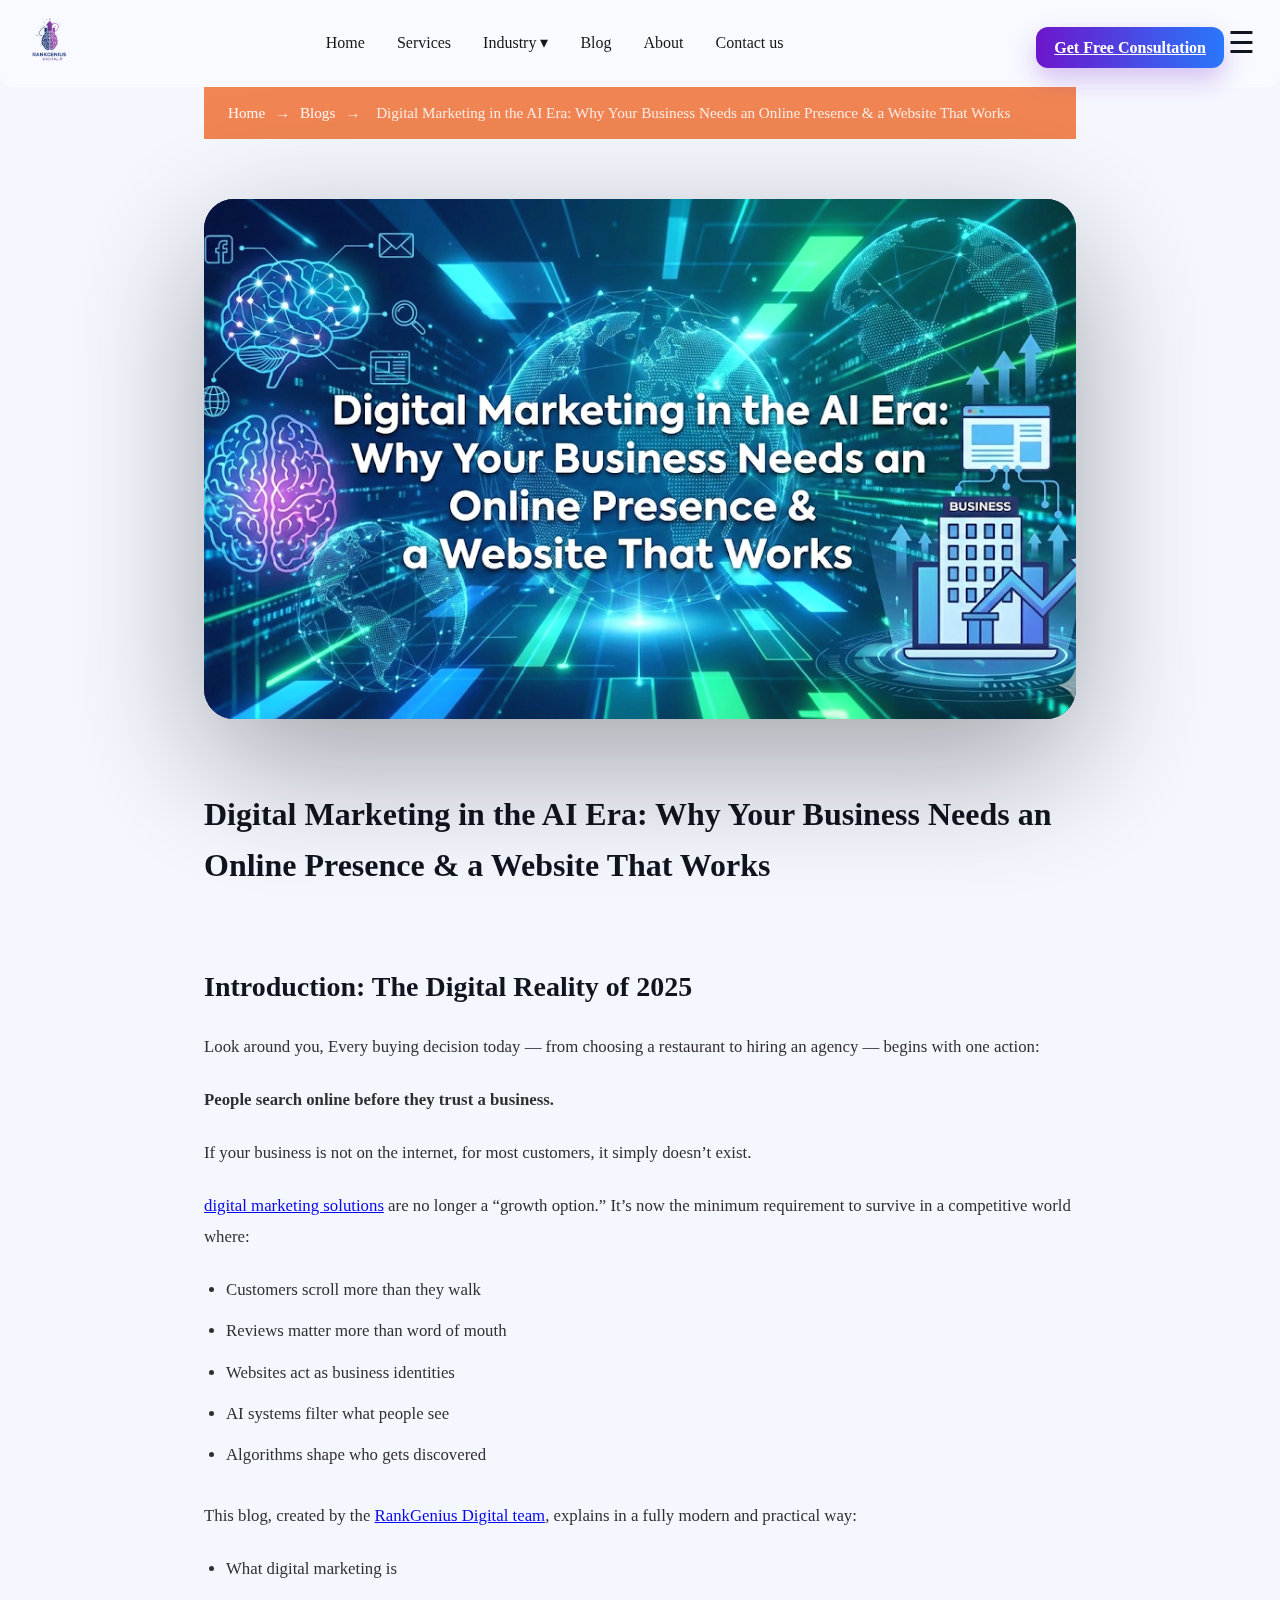
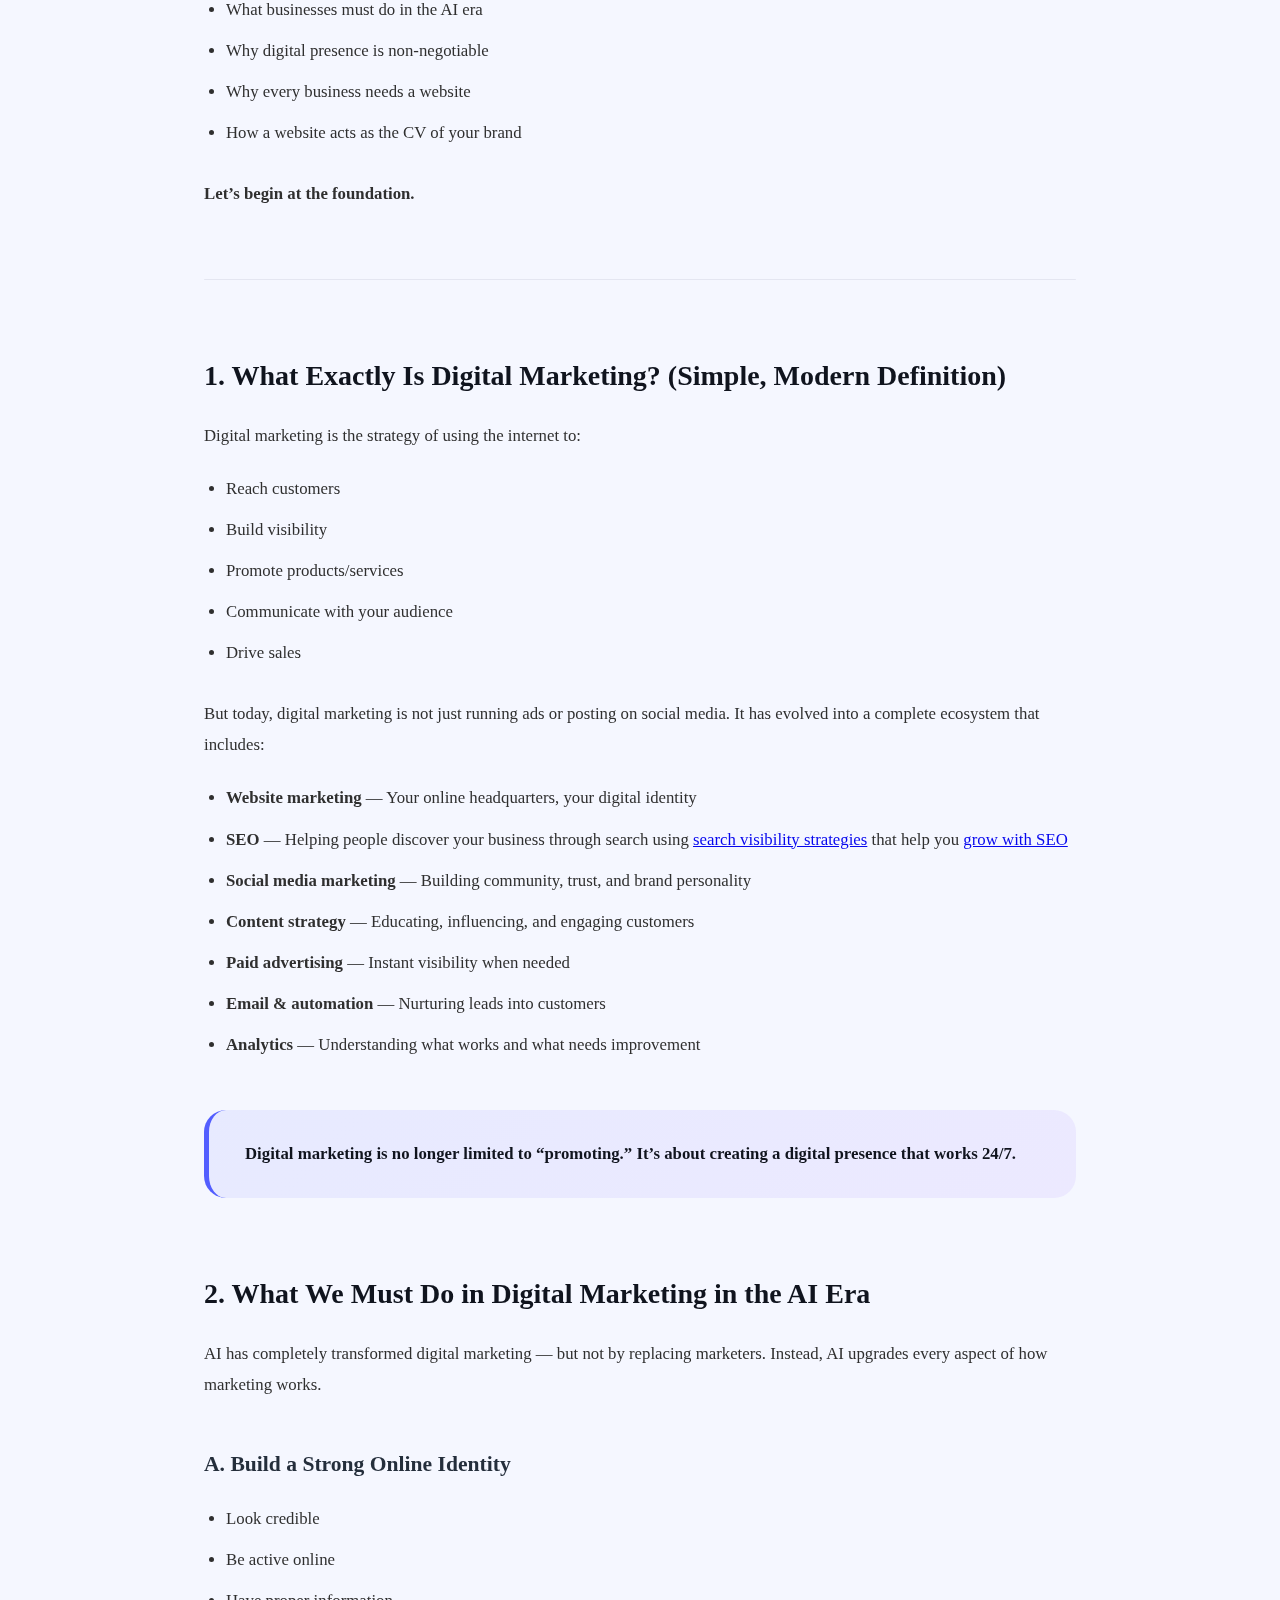
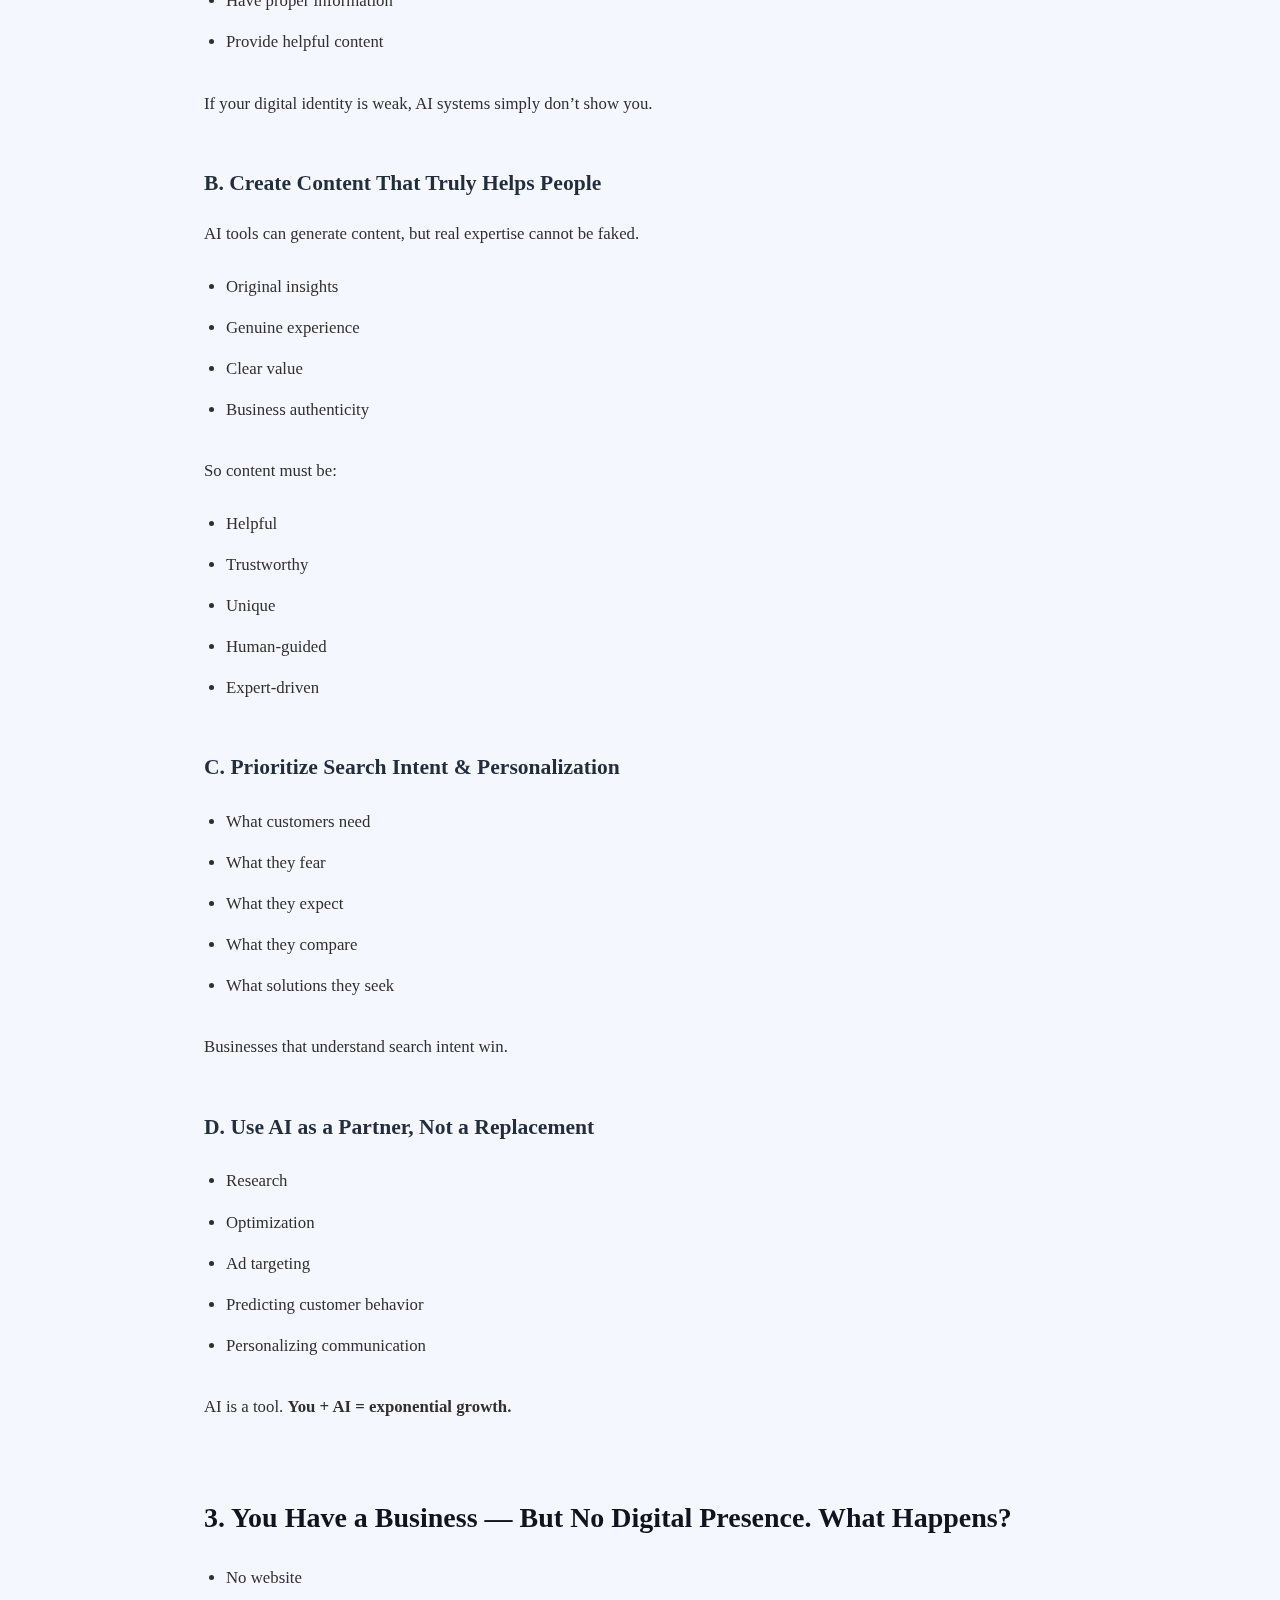
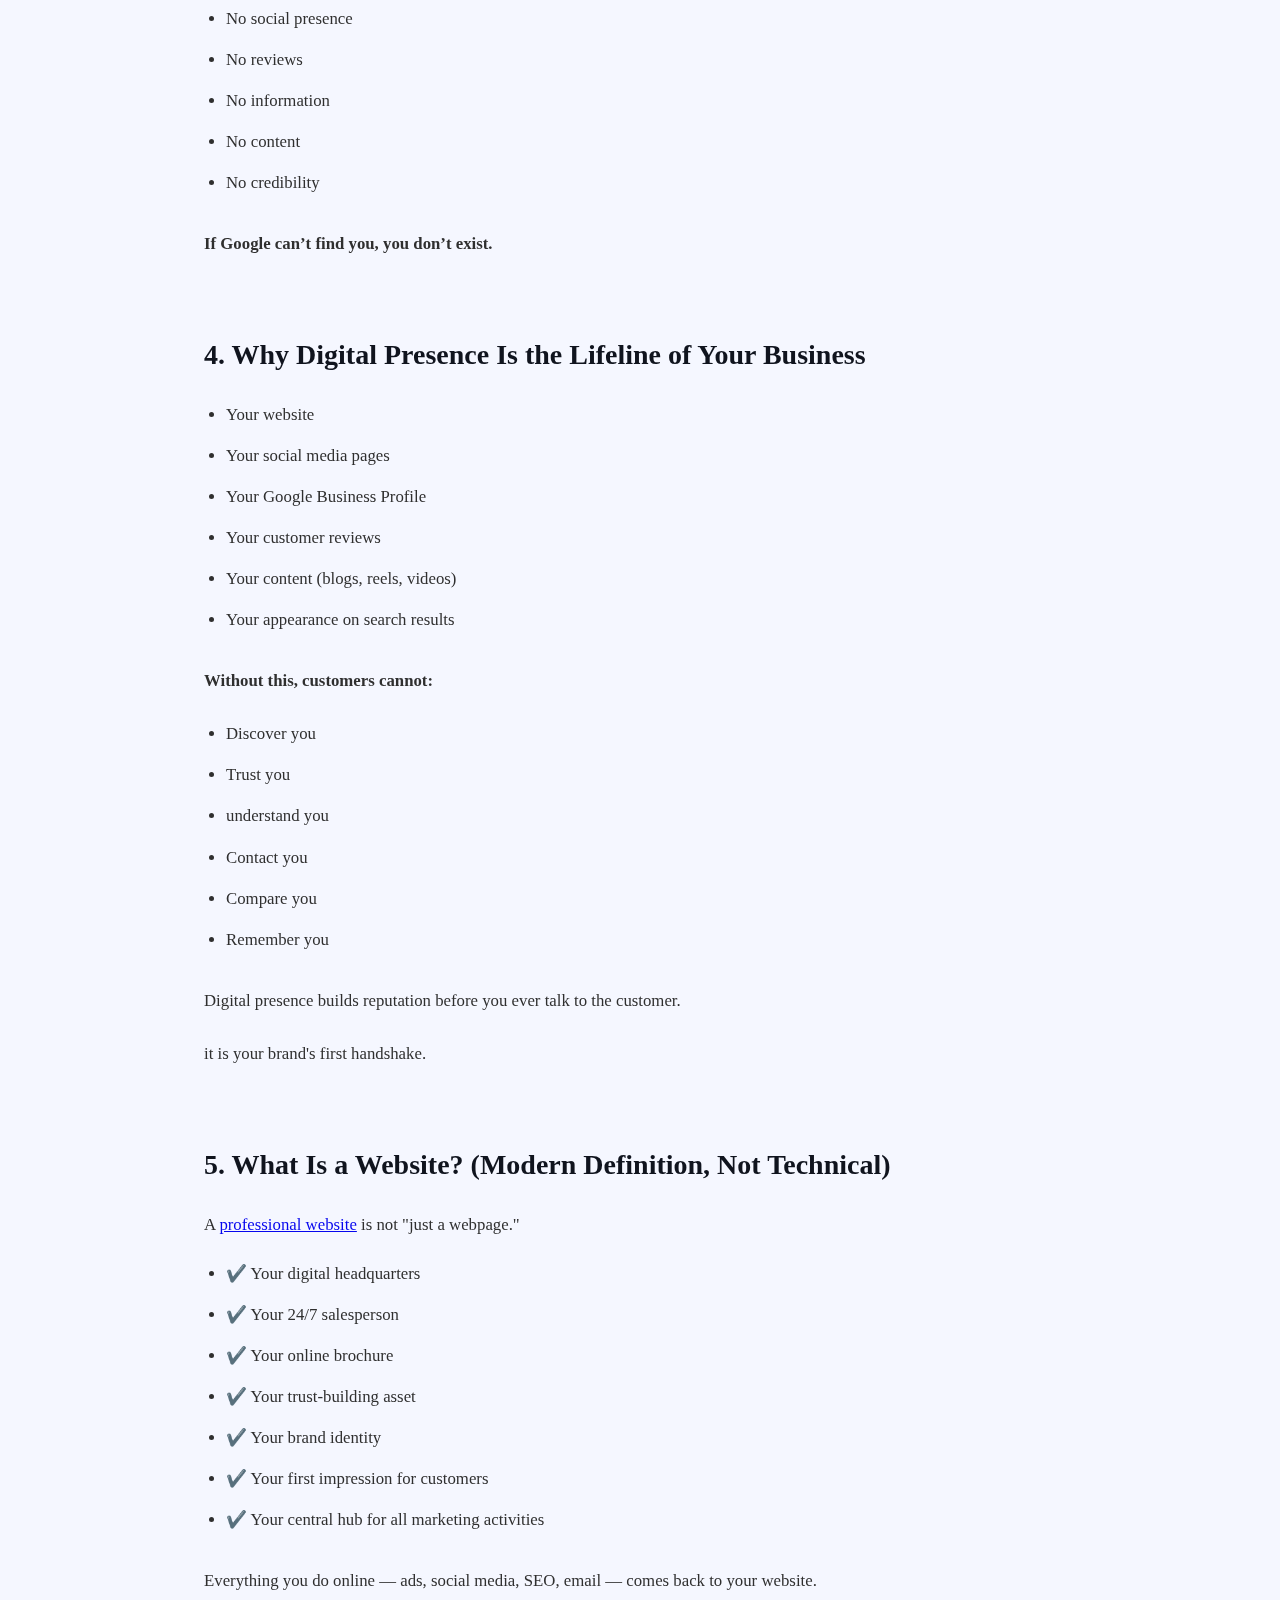
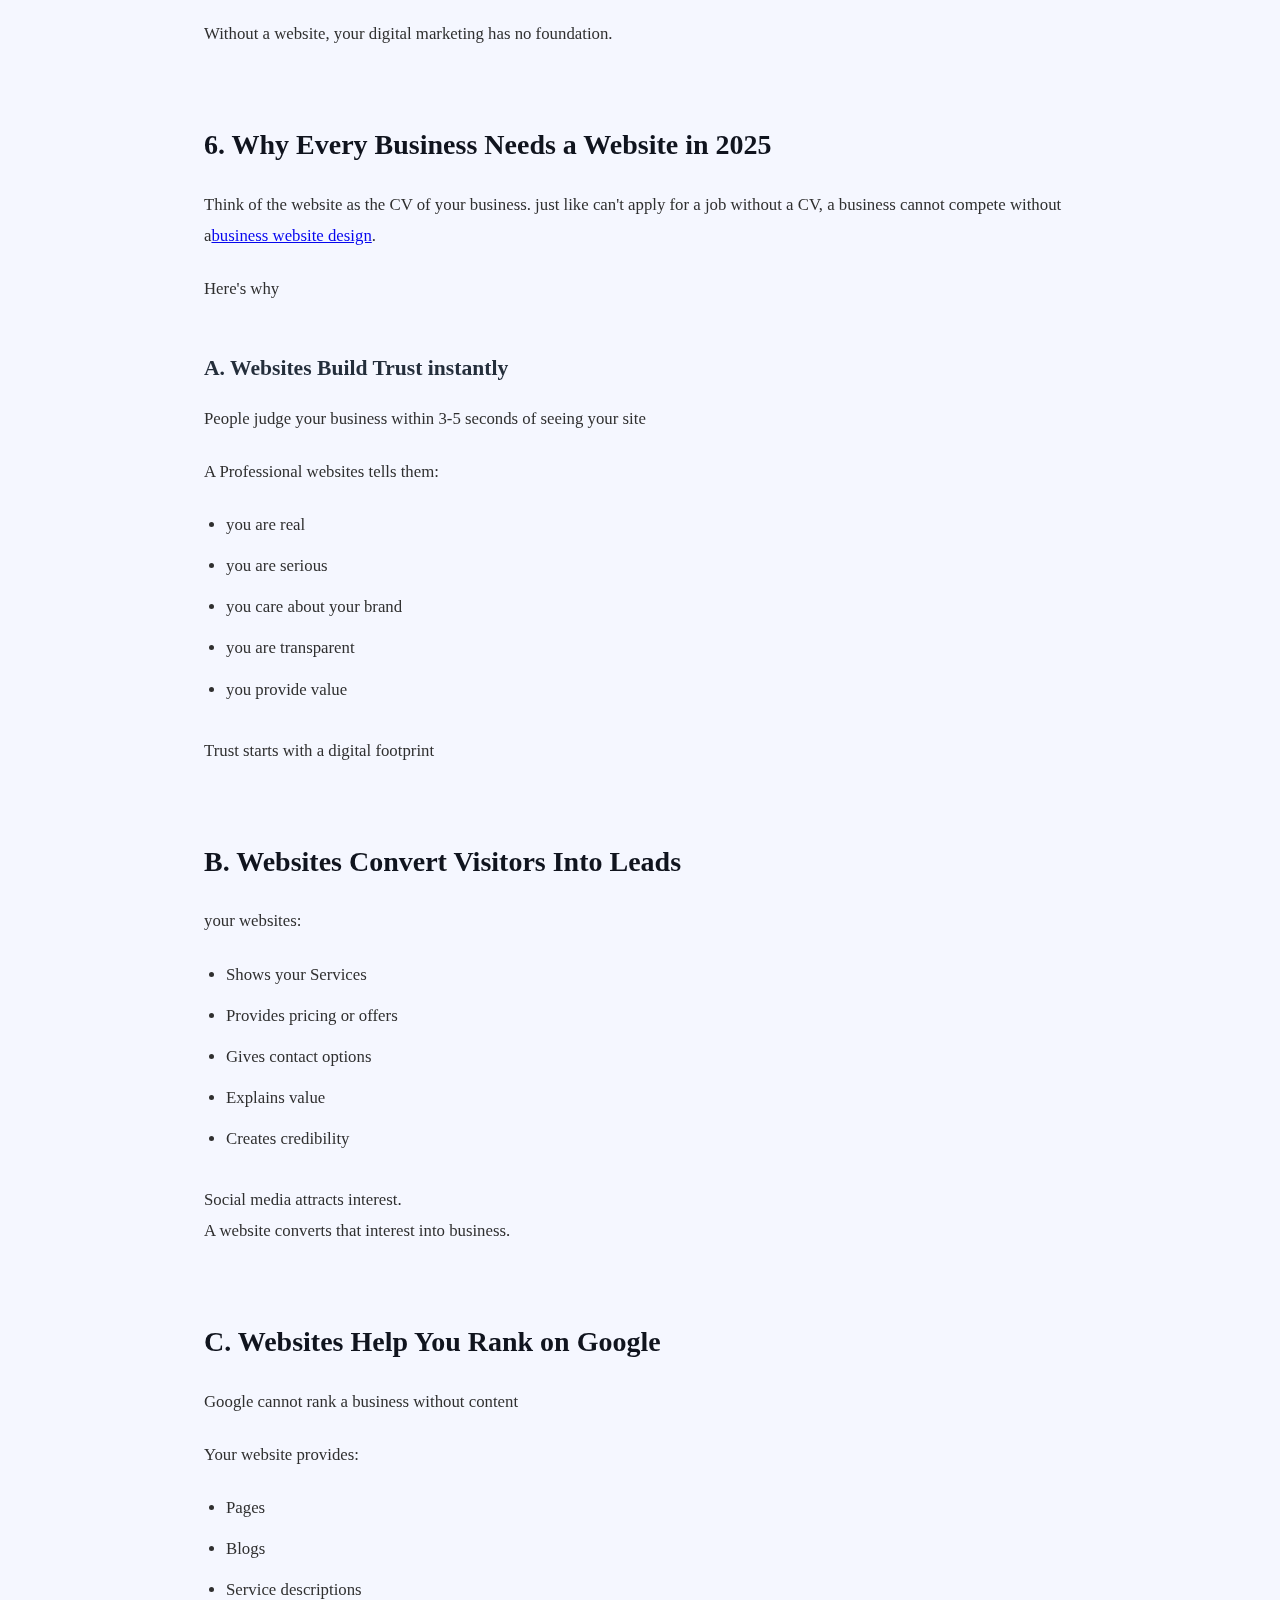
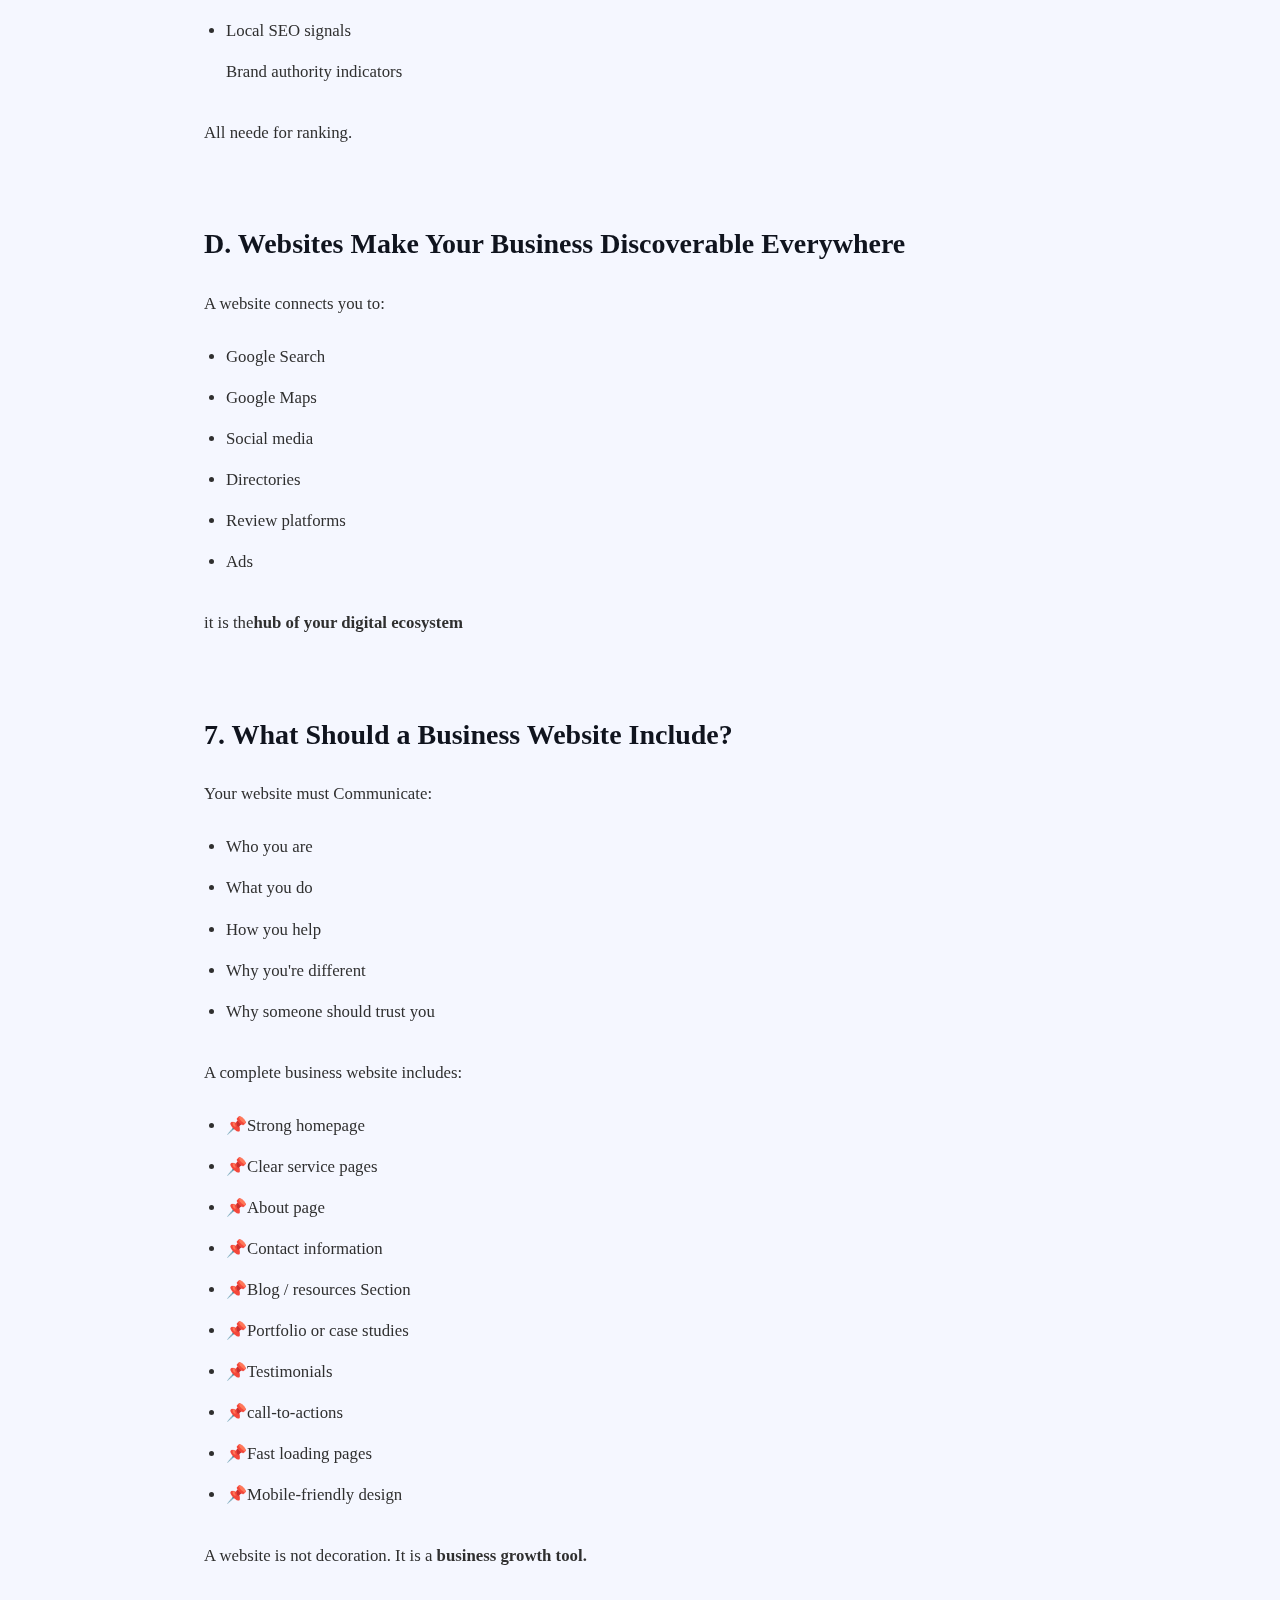
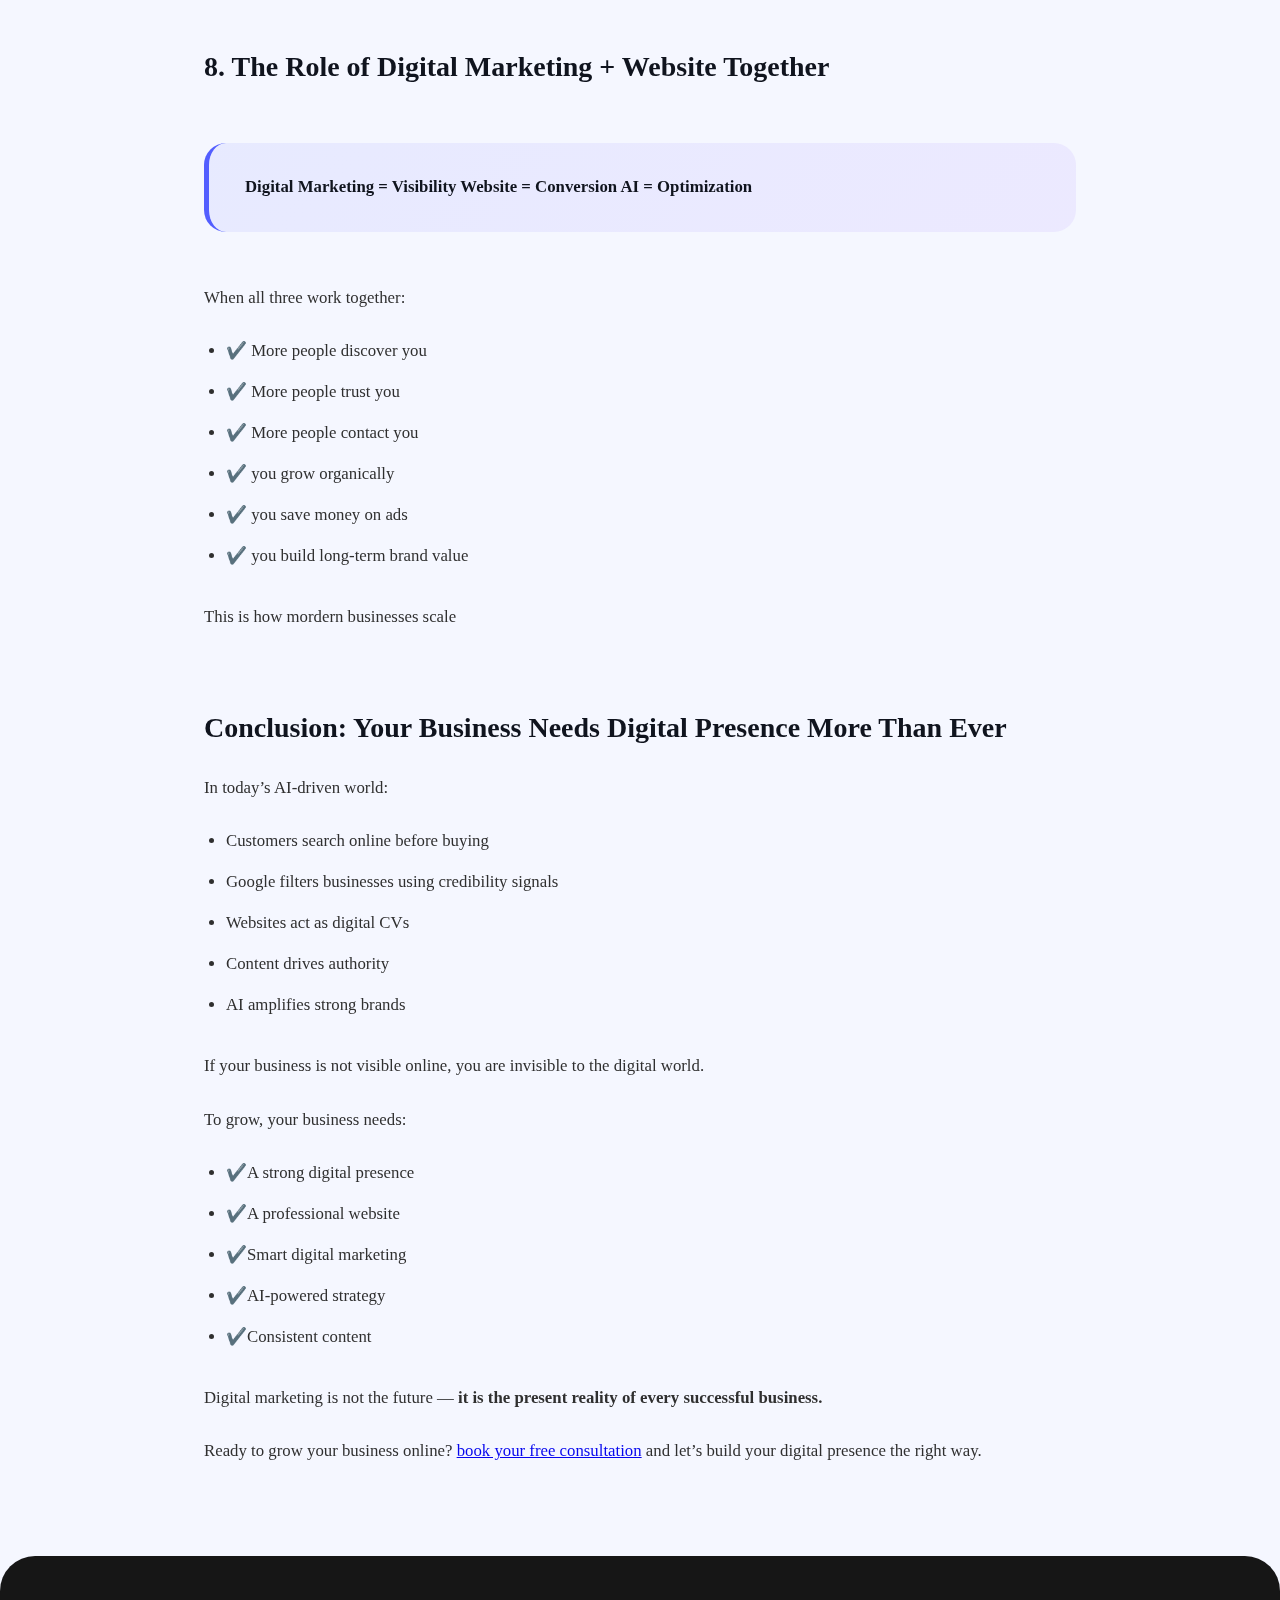
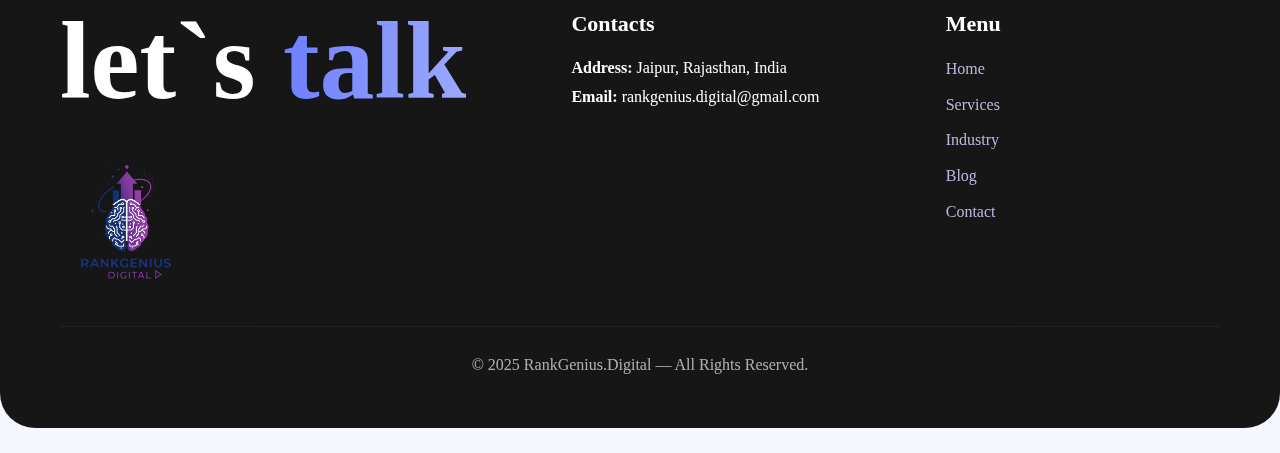
<file: blog2.html>
<!DOCTYPE html>
<html lang="en">
<head>
  <meta charset="UTF-8" />
  <meta name="viewport" content="width=device-width, initial-scale=1.0" />
  <!-- ✅ META ELEMENTS -->
  <title>Digital Marketing in the AI Era: Why Your Business Needs a Website</title>
  <meta name="description"
    content="Learn what digital marketing is, why digital presence is essential, and how a website acts as your business CV in the AI-driven marketing era of 2025." />
  <meta name="keywords"
    content="what is digital marketing, importance of digital presence, digital marketing in AI era, why business needs a website, benefits of having a website, online branding, website for business 2025, digital identity for businesses, business website importance, marketing without a website" />
  <link rel="stylesheet" href="styles1.css" />
</head>

<body>

   <!-- ================= HEADER (UNCHANGED) ================= -->
   <header class="nav-bar">
    <a href="index.html" class="logo">
      <img src="assets/logo.png" alt="RankGenius Digital Logo">
    </a>
    <nav id="navMenu">
      <ul>
        <li><a href="index.html">Home</a></li>
        <li><a href="services.html">Services</a></li>
        <li class="dropdown">
          <a href="#" class="drop-btn">Industry ▾</a>
          <ul class="dropdown-menu">
            <li><a href="we-serve.html">We Serve</a></li>
            <li><a href="packages.html">Packages</a></li>
          </ul>
        </li>
        <li><a href="blog.html" class="active">Blog</a></li>
        <li><a href="about.html">About</a></li>
        <li><a href="contact.html">Contact us</a></li>
      </ul>
    </nav>
    <div class="nav-actions">
      <a href="consultation.html" class="btn-accent">Get Free Consultation</a>
      <span id="menuToggle" class="mobile-menu-btn">☰</span>
    </div>
  </header>

  <main class="blog-container">

    <!-- BLOG IMAGE -->
    <div class="blog-breadcrumb-bar">
      <div class="breadcrumb-inner">
        <a href="index.html">Home</a>
        <span>→</span>
        <a href="blog.html">Blogs</a>
        <span>→</span>
        <span>Digital Marketing in the AI Era: Why Your Business Needs an Online Presence & a Website That Works</span>
      </div>
      <style>
        .blog-breadcrumb-bar {
          width: 100%;
          height: 100%;
          background: #f1834f;          /* Gateway orange */
          color: #ffffff;
          padding: 14px 0;
          font-size: 0.95rem;
          font-weight: 500;
        }
        
        /* Inner alignment (text stays centered like Gateway) */
        .blog-breadcrumb-bar .breadcrumb-inner {
          max-width: 1200px;            /* matches Gateway content width */
          margin: 0 auto;
          padding: 0 24px;
        }
        
        /* Links style */
        .blog-breadcrumb-bar a {
          color: #ffffff;
          text-decoration: none;
          opacity: 0.95;
        }
        
        .blog-breadcrumb-bar a:hover {
          text-decoration: underline;
          opacity: 1;
        }
        
        /* Separator arrow */
        .blog-breadcrumb-bar span {
          margin: 0 6px;
          opacity: 0.85;
        }
        
        /* Mobile tweak */
        @media (max-width: 768px) {
          .blog-breadcrumb-bar {
            font-size: 0.9rem;
            padding: 12px 0;
          }
        }
        
      </style>
    </div>
    <div class="blog-image">
      <img src="assets/blog/blog/blog2.png" alt="Digital Marketing in the AI Era">
    </div>
    <h1>Digital Marketing in the AI Era: Why Your Business Needs an Online Presence & a Website That Works</h1>
    </header>
    <!-- BLOG CONTENT -->
    <article class="blog-content">
      <h2>Introduction: The Digital Reality of 2025</h2>
      <p>
        Look around you, Every buying decision today — from choosing a restaurant to hiring an agency —
        begins with one action:
      </p>
      <p><strong>People search online before they trust a business.</strong></p>
      <p>
        If your business is not on the internet, for most customers, it simply doesn’t exist.
      </p>
      <p>
        <a href="services.html">digital marketing solutions</a> are no longer a “growth option.” It’s now the minimum requirement to survive
        in a competitive world where:
      </p>
      <ul>
        <li>Customers scroll more than they walk</li>
        <li>Reviews matter more than word of mouth</li>
        <li>Websites act as business identities</li>
        <li>AI systems filter what people see</li>
        <li>Algorithms shape who gets discovered</li>
      </ul>
      <p>This blog, created by the 
        <a href="about.html">RankGenius Digital team</a>, explains in a fully modern and practical way:</p>
      <ul>
        <li>What digital marketing is</li>
        <li>What businesses must do in the AI era</li>
        <li>Why digital presence is non-negotiable</li>
        <li>Why every business needs a website</li>
        <li>How a website acts as the CV of your brand</li>
      </ul>
      <p><strong>Let’s begin at the foundation.</strong></p>
      <div class="blog-divider"></div>
      <h2>1. What Exactly Is Digital Marketing? (Simple, Modern Definition)</h2>
      <p>Digital marketing is the strategy of using the internet to:</p>
      <ul>
        <li>Reach customers</li>
        <li>Build visibility</li>
        <li>Promote products/services</li>
        <li>Communicate with your audience</li>
        <li>Drive sales</li>
      </ul>
      <p>
        But today, digital marketing is not just running ads or posting on social media.
        It has evolved into a complete ecosystem that includes:
      </p>
      <ul>
        <li><strong>Website marketing</strong> — Your online headquarters, your digital identity</li>
        <li><strong>SEO</strong> — Helping people discover your business through search using 
         <a href="services.html">search visibility strategies</a> that help you 
          <a href="services.html">grow with SEO</a></li>
        <li><strong>Social media marketing</strong> — Building community, trust, and brand personality</li>
        <li><strong>Content strategy</strong> — Educating, influencing, and engaging customers</li>
        <li><strong>Paid advertising</strong> — Instant visibility when needed</li>
        <li><strong>Email & automation</strong> — Nurturing leads into customers</li>
        <li><strong>Analytics</strong> — Understanding what works and what needs improvement</li>
      </ul>
      <div class="highlight">
        Digital marketing is no longer limited to “promoting.”
        It’s about creating a digital presence that works 24/7.
      </div>
      <h2>2. What We Must Do in Digital Marketing in the AI Era</h2>
      <p>
        AI has completely transformed digital marketing — but not by replacing marketers.
        Instead, AI upgrades every aspect of how marketing works.
      </p>
      <h3>A. Build a Strong Online Identity</h3>
      <ul>
        <li>Look credible</li>
        <li>Be active online</li>
        <li>Have proper information</li>
        <li>Provide helpful content</li>
      </ul>
      <p>If your digital identity is weak, AI systems simply don’t show you.</p>
      <h3>B. Create Content That Truly Helps People</h3>
      <p>AI tools can generate content, but real expertise cannot be faked.</p>
      <ul>
        <li>Original insights</li>
        <li>Genuine experience</li>
        <li>Clear value</li>
        <li>Business authenticity</li>
      </ul>
      <p>So content must be:</p>
      <ul>
        <li>Helpful</li>
        <li>Trustworthy</li>
        <li>Unique</li>
        <li>Human-guided</li>
        <li>Expert-driven</li>
      </ul>
      <h3>C. Prioritize Search Intent & Personalization</h3>
      <ul>
        <li>What customers need</li>
        <li>What they fear</li>
        <li>What they expect</li>
        <li>What they compare</li>
        <li>What solutions they seek</li>
      </ul>
      <p>Businesses that understand search intent win.</p>
      <h3>D. Use AI as a Partner, Not a Replacement</h3>
      <ul>
        <li>Research</li>
        <li>Optimization</li>
        <li>Ad targeting</li>
        <li>Predicting customer behavior</li>
        <li>Personalizing communication</li>
      </ul>
      <p>
        AI is a tool.
        <strong>You + AI = exponential growth.</strong>
      </p>
      <h2>3. You Have a Business — But No Digital Presence. What Happens?</h2>
      <ul>
        <li>No website</li>
        <li>No social presence</li>
        <li>No reviews</li>
        <li>No information</li>
        <li>No content</li>
        <li>No credibility</li>
      </ul>
      <p><strong>If Google can’t find you, you don’t exist.</strong></p>
      <h2>4. Why Digital Presence Is the Lifeline of Your Business</h2>
      <ul>
        <li>Your website</li>
        <li>Your social media pages</li>
        <li>Your Google Business Profile</li>
        <li>Your customer reviews</li>
        <li>Your content (blogs, reels, videos)</li>
        <li>Your appearance on search results</li>
      </ul>
      <p><strong>Without this, customers cannot:</strong></p>
      <ul>
        <li>Discover you</li>
        <li>Trust you</li>
        <li>understand you</li>
        <li>Contact you</li>
        <li>Compare you</li>
        <li>Remember you</li>
      </ul>
      <p>Digital presence builds reputation before you ever talk to the customer.</p>
      <p>it is your brand's first handshake.</p>
      <h2>5. What Is a Website? (Modern Definition, Not Technical)</h2>
      A <a href="website-development">professional website</a> is not "just a webpage."
      <ul>
        <li>✔️ Your digital headquarters</li>
        <li>✔️ Your 24/7 salesperson</li>
        <li>✔️ Your online brochure</li>
        <li>✔️ Your trust-building asset</li>
        <li>✔️ Your brand identity</li>
        <li>✔️ Your first impression for customers</li>
        <li>✔️ Your central hub for all marketing activities</li>
      </ul>
      <p>Everything you do online — ads, social media, SEO, email —
        comes back to your website.
       </p>
       <p>Without a website, your digital marketing has no foundation.</p>
      <h2>6. Why Every Business Needs a Website in 2025</h2>
      <p>
        Think of the website as the CV of your business.
        just like can't apply for a job without a CV,
        a business cannot compete without a<a href="website-development">business website design</a>.      
      </p>
      <p>Here's why</p>
      <h3>A. Websites Build Trust instantly</h3>
      <p>People judge your business within 3-5 seconds of seeing your site</p>
      <p>A Professional websites tells them:</p>
      <ul>
        <li>you are real</li>
        <li>you are serious</li>
        <li>you care about your brand</li>
        <li>you are transparent</li>
        <li>you provide value</li>
      </ul>
      <p>Trust starts with a digital footprint</p>

      <h2>B. Websites Convert Visitors Into Leads</h2>

      <p>your websites:</p>
      <ul>
        <li>Shows your Services</li>
        <li>Provides pricing or offers</li>
        <li>Gives contact options</li>
        <li>Explains value</li>
        <li>Creates credibility</li>
      </ul>

      <p>Social media attracts interest.<br>
        A website converts that interest into business.
       </p>

       <h2>C. Websites Help You Rank on Google</h2>
       <p>Google cannot rank a business without content</p>

       <p>Your website provides:</p>
       <ul>
        <li>Pages</li>
        <li>Blogs</li>
        <li>Service descriptions</li>
        <li>Local SEO signals</li>
        <p>Brand authority indicators</p>
       </ul>
       <p>All neede for ranking.</p>

       <h2>D. Websites Make Your Business Discoverable Everywhere</h2>
       <p>A website connects you to:</p>
       <ul>
        <li>Google Search</li>
        <li>Google Maps</li>
        <li>Social media</li>
        <li>Directories</li>
        <li>Review platforms</li>
        <li>Ads</li>
       </ul>

       <p>it is the<strong>hub of your digital ecosystem</strong></p>

      <h2>7. What Should a Business Website Include?</h2>
      <p>Your website must Communicate:</p>
      <ul>
        <li>Who you are </li>
        <li>What you do</li>
        <li>How you help</li>
        <li>Why you're different</li>
        <li>Why someone should trust you</li>
      </ul>
      <p>A complete business website includes:</p>
      <ul>
        <li>📌Strong homepage</li>
        <li>📌Clear service pages</li>
        <li>📌About page</li>
        <li>📌Contact information</li>
        <li>📌Blog / resources Section</li>
        <li>📌Portfolio or case studies</li>
        <li>📌Testimonials</li>
        <li>📌call-to-actions</li>
        <li>📌Fast loading pages</li>
        <li>📌Mobile-friendly design</li>
      </ul>

      <p>A website is not decoration.
        It is a <strong>business growth tool.</strong>
       </p>

      <h2>8. The Role of Digital Marketing + Website Together</h2>

      <div class="highlight">
        Digital Marketing = Visibility
        Website = Conversion
        AI = Optimization
      </div>

      <p>When all three work together:</p>
      <ul>
        <li>✔️ More people discover you</li>
        <li>✔️ More people trust you</li>
        <li>✔️ More people contact you</li>
        <li>✔️ you grow organically</li>
        <li>✔️ you save money on ads</li>
        <li>✔️ you build long-term brand value</li>
      </ul>

      <p>This is how mordern businesses scale</p>

      <h2>Conclusion: Your Business Needs Digital Presence More Than Ever</h2>

      <p>In today’s AI-driven world:</p>

      <ul>
        <li>Customers search online before buying</li>
        <li>Google filters businesses using credibility signals</li>
        <li>Websites act as digital CVs</li>
        <li>Content drives authority</li>
        <li>AI amplifies strong brands</li>
      </ul>

      <p>If your business is not visible online,
        you are invisible to the digital world.
       </p>

       <p>To grow, your business needs:</p>
       <ul>
        <li>✔️A strong digital presence</li>
        <li>✔️A professional website</li>
        <li>✔️Smart digital marketing</li>
        <li>✔️AI-powered strategy</li>
        <li>✔️Consistent content</li>
       </ul>

      <p>
        Digital marketing is not the future —
        <strong>it is the present reality of every successful business.</strong>
      </p>

      <p>
        Ready to grow your business online? 
        <a href="consultation.html">book your free consultation</a> and let’s build your digital presence the right way.
      </p>
    </article>

  </main>
  <style>
    /* =========================================================
   BLOG 2 — APPLE STYLE PREMIUM (Dedicated CSS)
   For: blog2.html
========================================================= */

/* =========================================================
   BLOG 2 — CLEAN FULL IMAGE HERO (APPLE STYLE)
========================================================= */

/* HERO IMAGE WRAPPER */
.blog-image {
  position: relative;
  max-width: 1200px;
  aspect-ratio: 16 / 9;            /* Apple / BrandMind ratio */
  margin: 60px auto 70px;
  height: 520px;
  border-radius: 30px;
  overflow: hidden;
  background: #0b0f19;

  /* premium depth */
  box-shadow:
    0 45px 140px rgba(0, 0, 0, 0.35),
    inset 0 0 0 1px rgba(255, 255, 255, 0.08);
}

/* IMAGE — FULL CLEAR COVER */
.blog-image img {
  width: 100%;
  height: 100%;

  object-fit: cover;               /* FULL cover */
  object-position: center center;

  transform: scale(1.02);          /* subtle premium zoom */
  filter: saturate(1.05) contrast(1.05);

  display: block;
}

/* REMOVE ANY OVERLAY OR TEXT */
.blog-image::before,
.blog-image::after {
  content: none !important;
}


/* ================= BLOG HEADER ================= */

.blog-header {
  max-width: 920px;
  margin: 0 auto 60px;
  padding: 0 24px;
  text-align: center;
}

.blog-tags {
  display: flex;
  justify-content: center;
  gap: 12px;
  margin-bottom: 18px;
}

.blog-tag {
  background: rgba(79, 91, 255, 0.15);
  color: #4f5bff;
  padding: 6px 16px;
  border-radius: 20px;
  font-size: 0.8rem;
  font-weight: 600;
}

.blog-header h1 {
  font-size: clamp(2rem, 3.5vw, 2.8rem);
  line-height: 1.2;
  font-weight: 700;
  letter-spacing: -0.02em;
  color: #0b0f19;
}

/* ================= BLOG CONTAINER ================= */

.blog-container {
  max-width: 920px;
  margin: 0 auto 90px;
  padding: 0 24px;
}

/* ================= BLOG CONTENT ================= */

.blog-content {
  font-size: 1.05rem;
  line-height: 1.85;
  color: #2b2b2b;
}

/* Headings */
.blog-content h2 {
  font-size: 1.75rem;
  font-weight: 700;
  margin: 70px 0 18px;
  color: #0b0f19;
}

.blog-content h3 {
  font-size: 1.35rem;
  font-weight: 600;
  margin: 45px 0 14px;
  color: #1f2937;
}

/* Paragraphs */
.blog-content p {
  margin-bottom: 22px;
}

/* Lists */
.blog-content ul {
  margin: 18px 0 30px 22px;
}

.blog-content li {
  margin-bottom: 10px;
  font-size: 1.05rem;
}

/* ================= HIGHLIGHT BOX ================= */

.highlight {
  margin: 50px 0;
  padding: 30px 36px;
  border-radius: 22px;
  background: linear-gradient(
    135deg,
    rgba(79, 91, 255, 0.08),
    rgba(138, 77, 255, 0.08)
  );
  border-left: 5px solid #4f5bff;
  font-weight: 600;
  line-height: 1.7;
  color: #0b0f19;
}

/* ================= DIVIDER ================= */

.blog-divider {
  width: 100%;
  height: 1px;
  background: #e4e6f1;
  margin: 70px 0;
}

/* ================= MOBILE ================= */

@media (max-width: 768px) {

  .blog-image {
    aspect-ratio: 16 / 9;
    margin: 25px 14px;
    border-radius: 18px;
  }

  .blog-header h1 {
    font-size: 1.9rem;
  }

  .blog-container {
    margin-bottom: 60px;
  }

  .highlight {
    padding: 24px 22px;
    border-radius: 18px;
  }
}


  </style>

   <!-- ================= FOOTER (UNCHANGED) ================= -->
   <footer class="dark-footer">
    <div class="footer-inner">
      <div class="footer-left">
        <h1 class="footer-title">let`s <span>talk</span></h1>
        <img src="assets/logo.png" class="footer-logo">
      </div>

      <div class="footer-contact">
        <h3>Contacts</h3>
        <p><strong>Address:</strong> Jaipur, Rajasthan, India</p>
        <p><strong>Email:</strong> rankgenius.digital@gmail.com</p>
      </div>

      <div class="footer-menu">
        <h3>Menu</h3>
        <a href="index.html">Home</a>
        <a href="services.html">Services</a>
        <a href="we-serve.html">Industry</a>
        <a href="blog.html">Blog</a>
        <a href="contact.html">Contact</a>
      </div>
    </div>

    <div class="footer-bottom">
      © 2025 RankGenius.Digital — All Rights Reserved.
    </div>
  </footer>

  <script src="script.js"></script>
  <script src="mobile.js"></script>

</body>

</html>
</file>
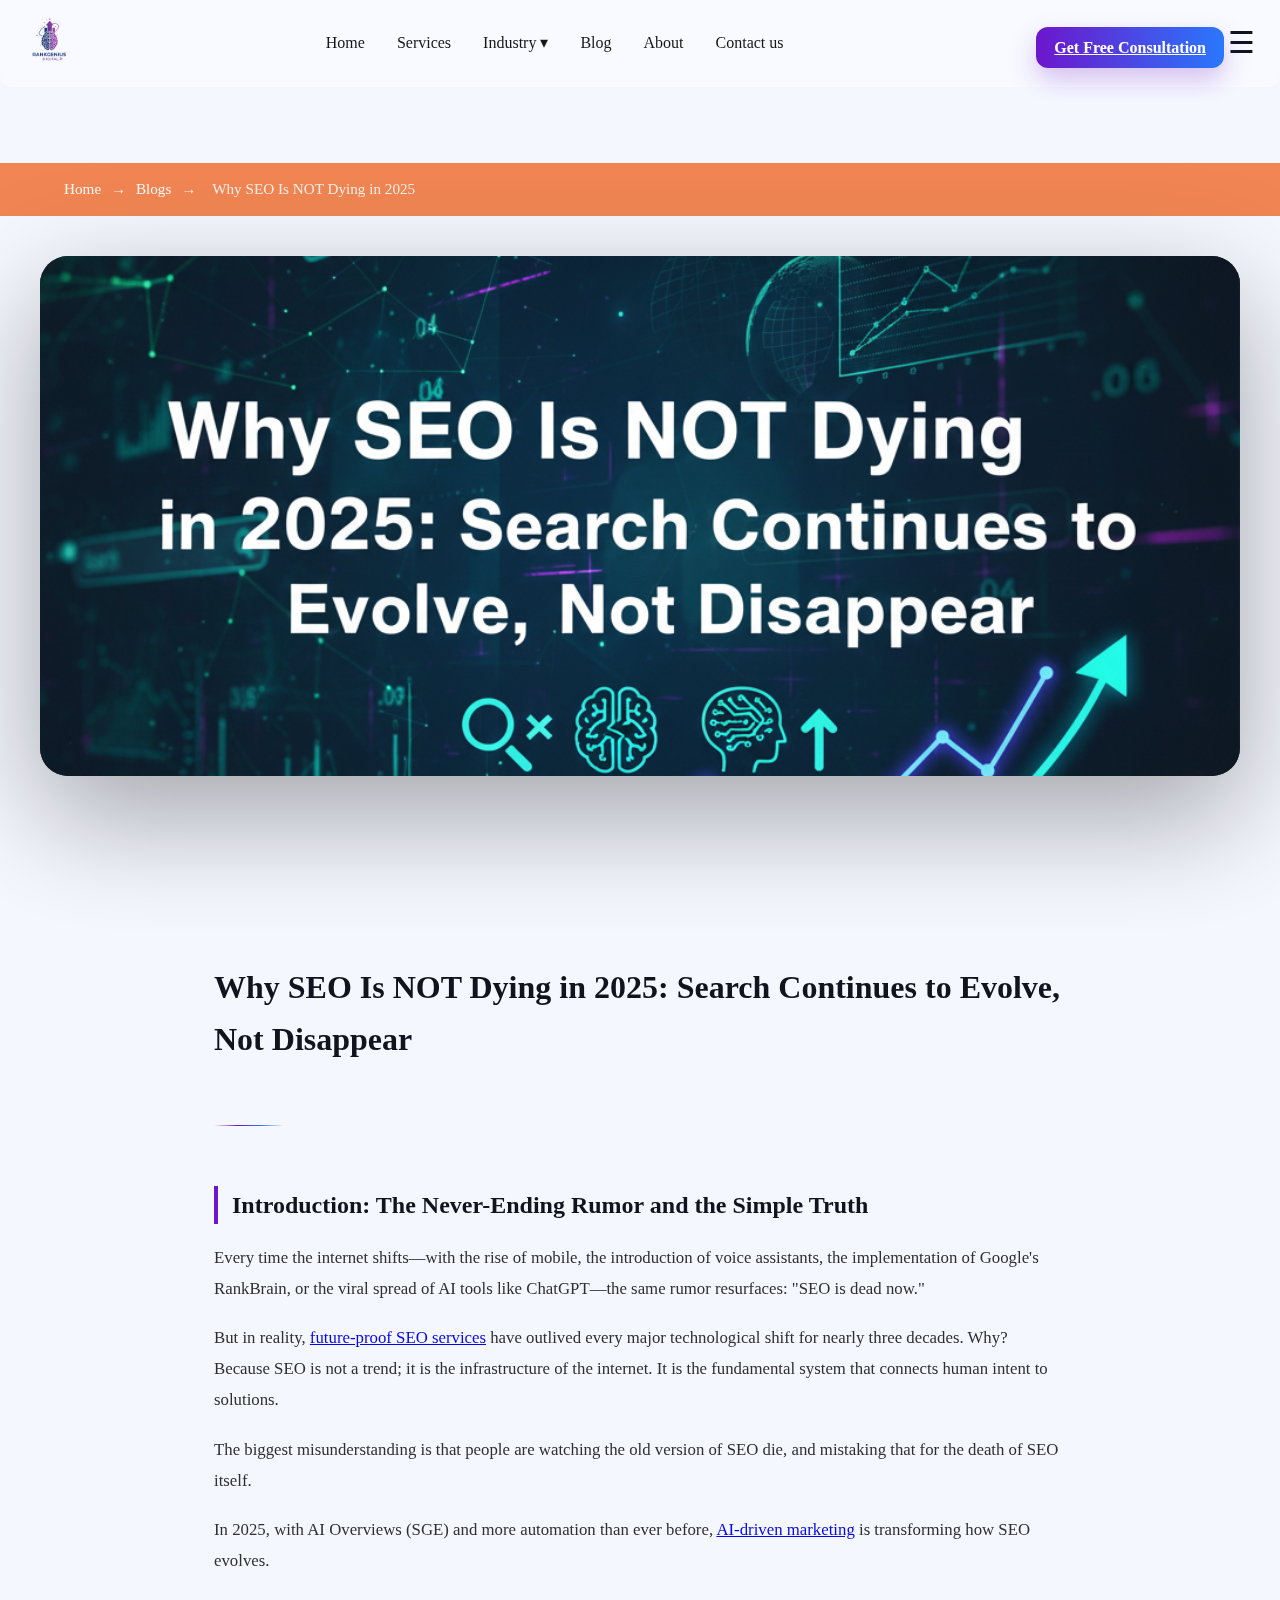
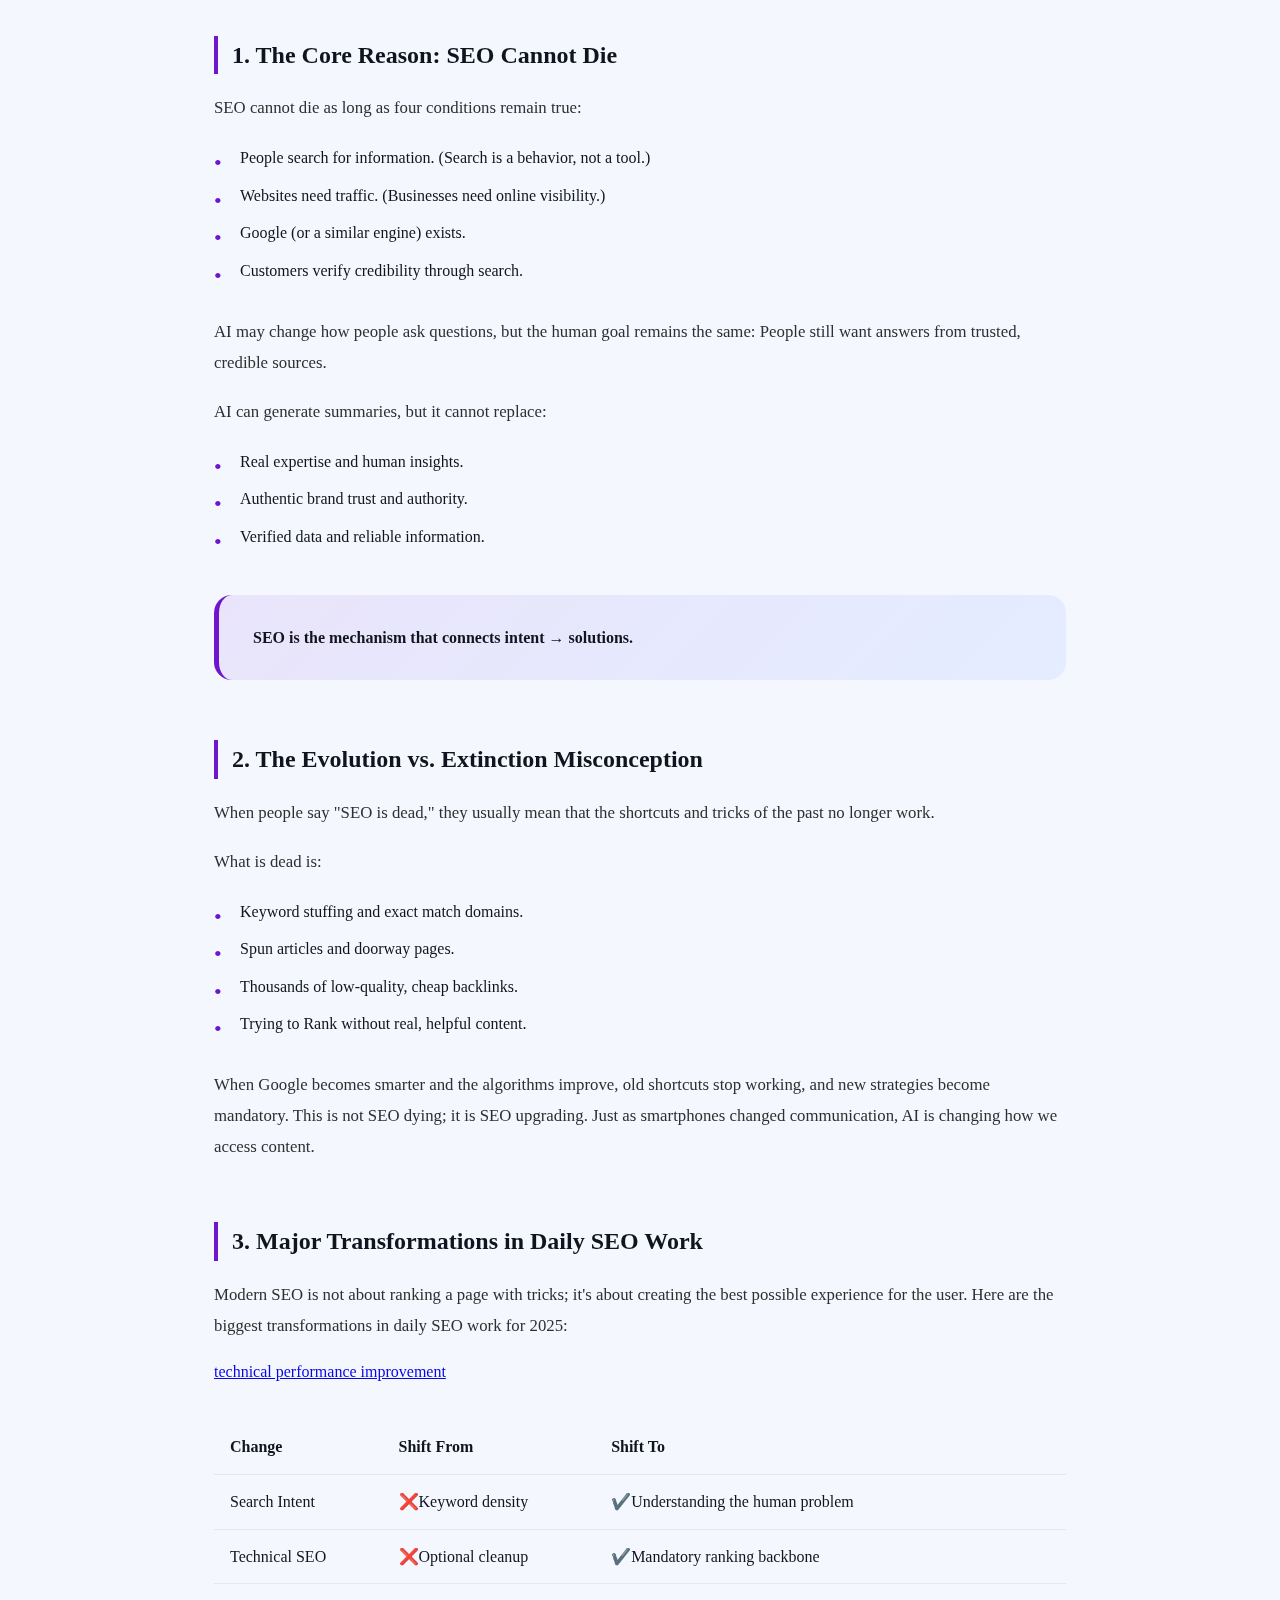
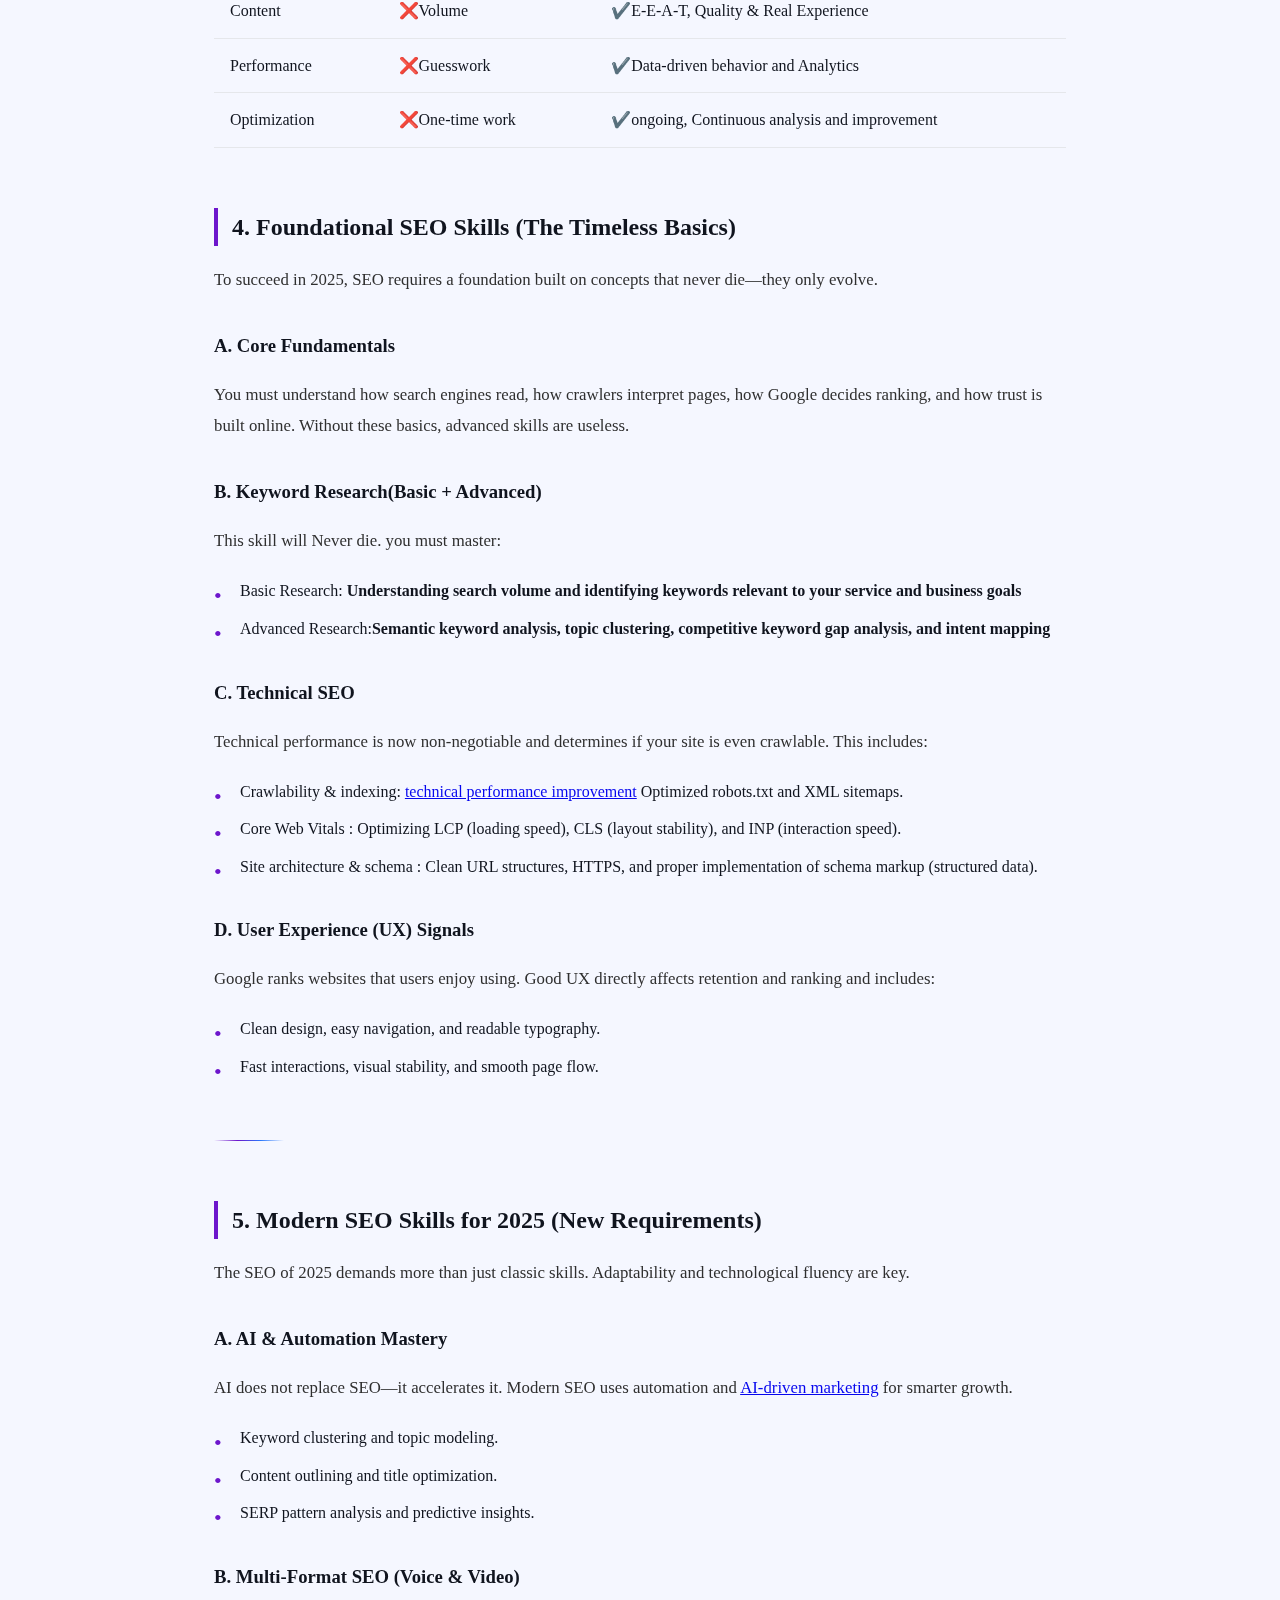
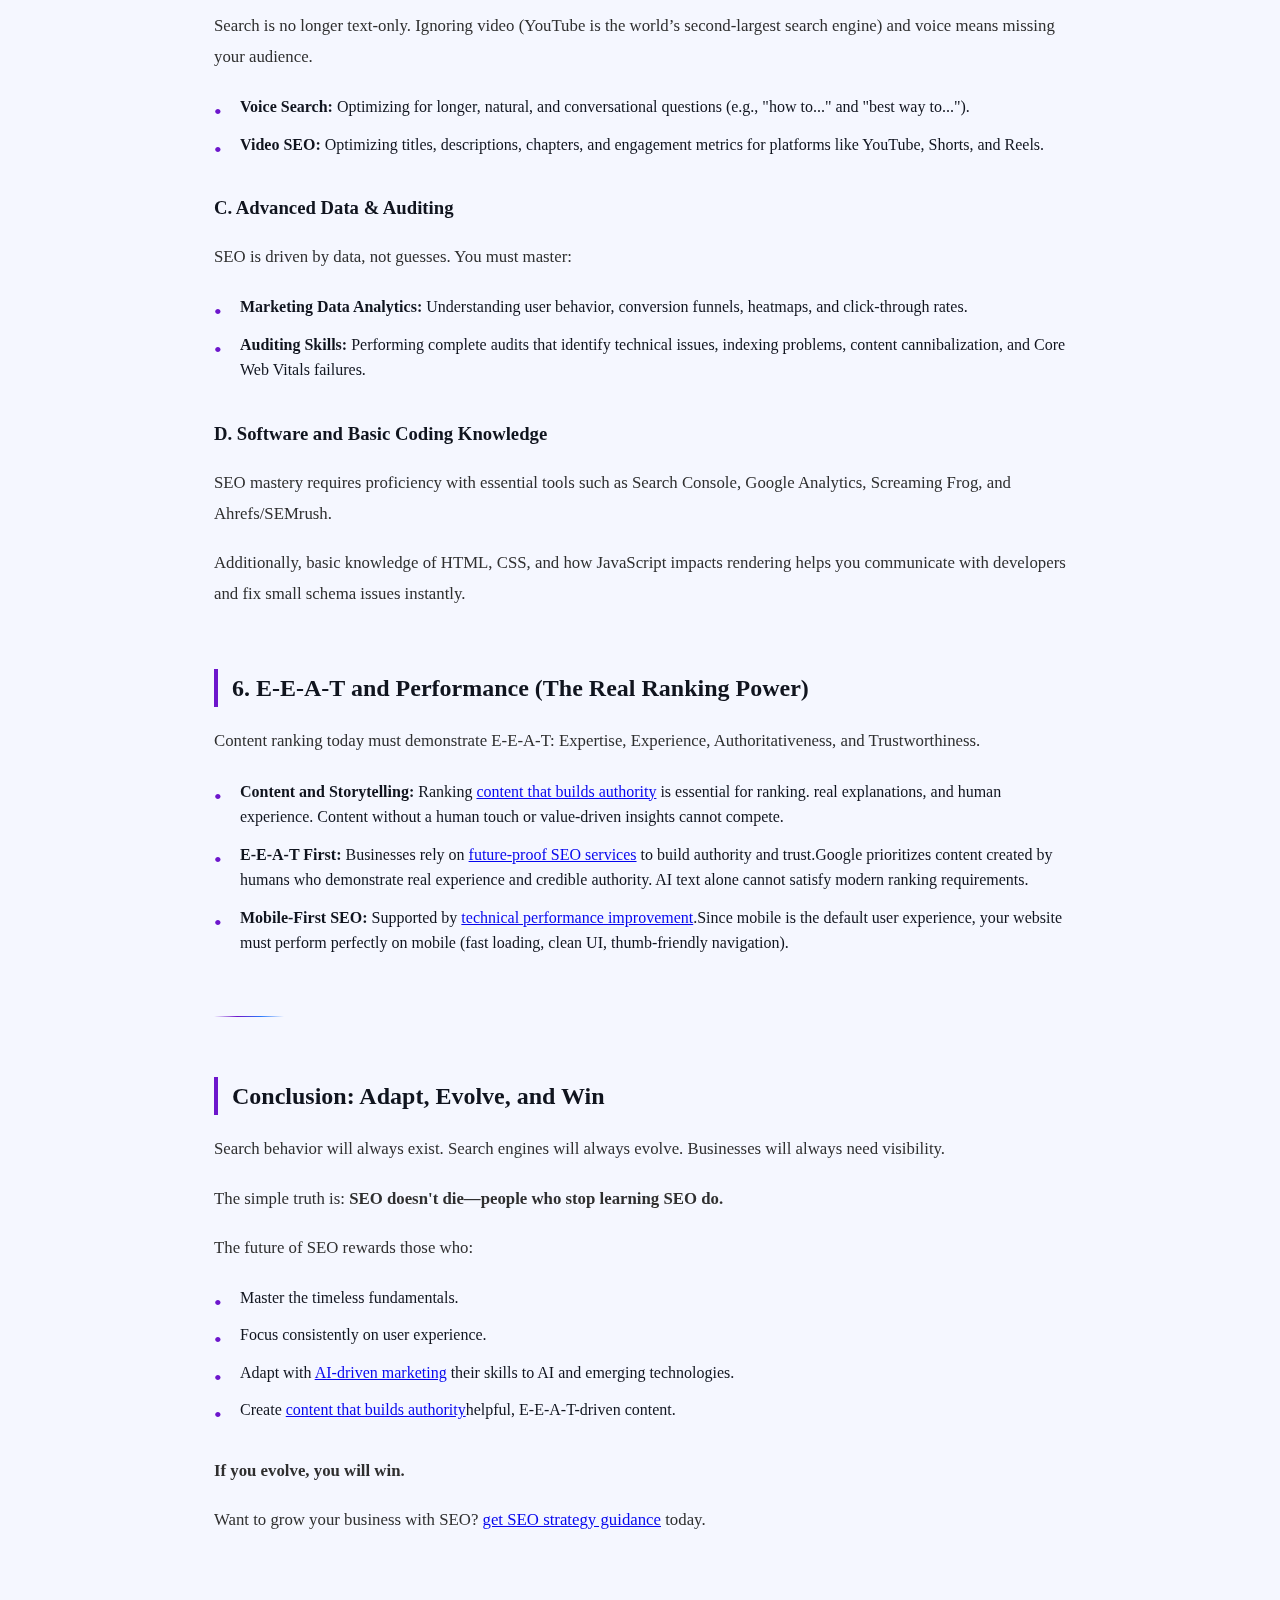
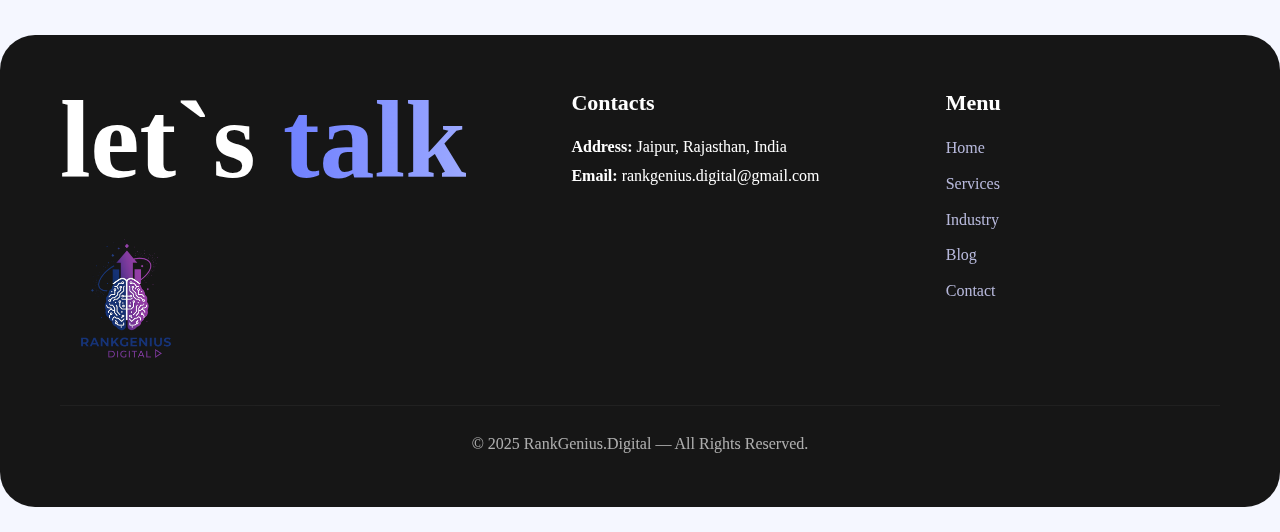
<file: blog3.html>
<!DOCTYPE html>
<html lang="en">

<head>
  <meta charset="UTF-8" />
  <meta name="viewport" content="width=device-width, initial-scale=1.0" />

  <!-- META -->
  <title>Why SEO Is Not Dying in 2025: Evolution, Skills & Modern Search Trends</title>

  <meta name="description"
    content="SEO is evolving—not dying. Learn why SEO remains essential in 2025, the skills you need, and how modern search behavior is changing in the AI era." />

  <meta name="keywords"
    content="why SEO is not dying, future of SEO, modern SEO skills, SEO in 2025, AI and SEO, evolving SEO, technical SEO importance, E-E-A-T ranking, search intent optimization, digital search behavior" />

  <link rel="stylesheet" href="styles1.css" />
</head>

<body>

  <!-- ================= HEADER (UNCHANGED) ================= -->
  <header class="nav-bar">
    <a href="index.html" class="logo">
      <img src="assets/logo.png" alt="RankGenius Digital Logo">
    </a>

    <nav id="navMenu">
      <ul>
        <li><a href="index.html">Home</a></li>
        <li><a href="services.html">Services</a></li>
        <li class="dropdown">
          <a href="#" class="drop-btn">Industry ▾</a>
          <ul class="dropdown-menu">
            <li><a href="we-serve.html">We Serve</a></li>
            <li><a href="packages.html">Packages</a></li>
          </ul>
        </li>
        <li><a href="blog.html" class="active">Blog</a></li>
        <li><a href="about.html">About</a></li>
        <li><a href="contact.html">Contact us</a></li>
      </ul>
    </nav>

    <div class="nav-actions">
      <a href="consultation.html" class="btn-accent">Get Free Consultation</a>
      <span id="menuToggle" class="mobile-menu-btn">☰</span>
    </div>
  </header>
  <br>
  <br>
  <br>
  <!-- ================= BLOG BREADCRUMB ================= -->
  <div class="blog-breadcrumb-bar">
    <div class="breadcrumb-inner">
      <a href="index.html">Home</a>
      <span>→</span>
      <a href="blog.html">Blogs</a>
      <span>→</span>
      <span>Why SEO Is NOT Dying in 2025</span>
    </div>
  </div>
  <!-- ================= BLOG HERO IMAGE ================= -->
  <div class="blog-image">
    <img src="assets/blog/blog/blog3.png" alt="SEO Evolution">
  </div>
  <br>
  <br>
  <br>
  <!-- ================= BLOG CONTENT ================= -->

  <main class="single-blog-container">

    <h1>Why SEO Is NOT Dying in 2025: Search Continues to Evolve, Not Disappear</h1>

    <div class="blog-divider"></div>

    <h2>Introduction: The Never-Ending Rumor and the Simple Truth</h2>

    <p>
      Every time the internet shifts—with the rise of mobile, the introduction of voice assistants,
      the implementation of Google's RankBrain, or the viral spread of AI tools like ChatGPT—the same rumor resurfaces:
      "SEO is dead now."
    </p>

    <p>
      But in reality, <a href="services.html">future-proof SEO services</a> have outlived every major technological shift for nearly three decades.
      Why? Because SEO is not a trend; it is the infrastructure of the internet.
      It is the fundamental system that connects human intent to solutions.
    </p>

    <p>
      The biggest misunderstanding is that people are watching the old version of SEO die,
      and mistaking that for the death of SEO itself.
    </p>

    <p>
      In 2025, with AI Overviews (SGE) and more automation than ever before,
      <a href="services.html">AI-driven marketing</a> is transforming how SEO evolves.
    </p>

    <h2>1. The Core Reason: SEO Cannot Die</h2>

    <p>SEO cannot die as long as four conditions remain true:</p>

    <ul>
      <li>People search for information. (Search is a behavior, not a tool.)</li>
      <li>Websites need traffic. (Businesses need online visibility.)</li>
      <li>Google (or a similar engine) exists.</li>
      <li>Customers verify credibility through search.</li>
    </ul>

    <p>
      AI may change how people ask questions, but the human goal remains the same:
      People still want answers from trusted, credible sources.
    </p>

    <p>AI can generate summaries, but it cannot replace:</p>

    <ul>
      <li>Real expertise and human insights.</li>
      <li>Authentic brand trust and authority.</li>
      <li>Verified data and reliable information.</li>
    </ul>

    <blockquote>SEO is the mechanism that connects intent → solutions.</blockquote>

    <h2>2. The Evolution vs. Extinction Misconception</h2>

    <p>When people say "SEO is dead," they usually mean that the shortcuts and tricks of the past no longer work.</p>

    <p>What is dead is:</p>

    <ul>
      <li>Keyword stuffing and exact match domains.</li>
      <li>Spun articles and doorway pages.</li>
      <li>Thousands of low-quality, cheap backlinks.</li>
      <li>Trying to Rank without real, helpful content.</li>
    </ul>

    <p>When Google becomes smarter and the algorithms improve, old shortcuts stop working,
      and new strategies become mandatory. This is not SEO dying; it is SEO upgrading.
      Just as smartphones changed communication, AI is changing how we access content.
    </p>


    <h2>3. Major Transformations in Daily SEO Work</h2>
    <p>Modern SEO is not about ranking a page with tricks; it's about creating the best
      possible experience for the user. Here are the biggest transformations in daily
      SEO work for 2025:
    </p>

    <table class="seo-table">
      <tr>
        <th>Change</th>
        <th>Shift From</th>
        <th>Shift To</th>
      </tr>
      <tr>
        <td>Search Intent</td>
        <td>❌Keyword density</td>
        <td>✔️Understanding the human problem</td>
      </tr>
      <tr>
        <td>Technical SEO</td>
        <td>❌Optional cleanup</td>
        <td>✔️Mandatory ranking backbone</td>
        <a href="/technical-seo">technical performance improvement</a>
      </tr>
      <tr>
        <td>Content</td>
        <td>❌Volume</td>
        <td>✔️E-E-A-T, Quality & Real Experience</td>
      </tr>
      <tr>
        <td>Performance</td>
        <td>❌Guesswork</td>
        <td>✔️Data-driven behavior and Analytics</td>
      </tr>
      <tr>
        <td>Optimization</td>
        <td>❌One-time work</td>
        <td>✔️ongoing, Continuous analysis and improvement</td>
      </tr>
    </table>

    <h2>4. Foundational SEO Skills (The Timeless Basics)</h2>

    <p>To succeed in 2025, SEO requires a foundation built on concepts that never die—they only evolve.</p>

    <h3>A. Core Fundamentals</h3>
    <p>
      You must understand how search engines read, how crawlers interpret pages, how Google decides ranking,
      and how trust is built online. Without these basics, advanced skills are useless.
    </p>

    <h3>B. Keyword Research(Basic + Advanced)</h3>
    <p>This skill will Never die. you must master:</p>
    <ul>
      <li>Basic Research: <strong>Understanding search volume and identifying keywords relevant to your service and
          business goals</strong></li>
      <li>Advanced Research:<strong>Semantic keyword analysis, topic clustering, competitive keyword gap analysis, and
          intent mapping</strong></li>

    </ul>

    <h3>C. Technical SEO</h3>
    <p>Technical performance is now non-negotiable and determines if your site is even crawlable.
      This includes:</p>
    <ul>
      <li>Crawlability & indexing:  <a href="/technical-seo">technical performance improvement</a> Optimized robots.txt and XML sitemaps.</li>
      <li>Core Web Vitals : Optimizing LCP (loading speed), CLS (layout stability), and INP (interaction speed).</li>
      <li>Site architecture & schema : Clean URL structures, HTTPS, and proper implementation of schema markup
        (structured data).</li>
    </ul>

    <h3>D. User Experience (UX) Signals</h3>
    <p>
      Google ranks websites that users enjoy using. Good UX directly affects retention and ranking and includes:
    </p>
    <ul>
      <li>Clean design, easy navigation, and readable typography.</li>
      <li>Fast interactions, visual stability, and smooth page flow.</li>
    </ul>

    <div class="blog-divider"></div>

    <!-- Section 5 -->
    <h2>5. Modern SEO Skills for 2025 (New Requirements)</h2>
    <p>
      The SEO of 2025 demands more than just classic skills. Adaptability and technological fluency are key.
    </p>

    <!-- A. AI & Automation -->
    <h3>A. AI & Automation Mastery</h3>
    <p>
      AI does not replace SEO—it accelerates it.  Modern SEO uses automation and 
      <a href="/digital-marketing-services">AI-driven marketing</a>
      for smarter growth.
    </p>
    <ul>
      <li>Keyword clustering and topic modeling.</li>
      <li>Content outlining and title optimization.</li>
      <li>SERP pattern analysis and predictive insights.</li>
    </ul>

    <!-- B. Multi-Format SEO -->
    <h3>B. Multi-Format SEO (Voice & Video)</h3>
    <p>
      Search is no longer text-only. Ignoring video (YouTube is the world’s second-largest search engine)
      and voice means missing your audience.
    </p>
    <ul>
      <li>
        <strong>Voice Search:</strong> Optimizing for longer, natural, and conversational questions
        (e.g., "how to..." and "best way to...").
      </li>
      <li>
        <strong>Video SEO:</strong> Optimizing titles, descriptions, chapters, and engagement metrics
        for platforms like YouTube, Shorts, and Reels.
      </li>
    </ul>

    <!-- C. Data & Auditing -->
    <h3>C. Advanced Data & Auditing</h3>
    <p>
      SEO is driven by data, not guesses. You must master:
    </p>
    <ul>
      <li>
        <strong>Marketing Data Analytics:</strong> Understanding user behavior, conversion funnels,
        heatmaps, and click-through rates.
      </li>
      <li>
        <strong>Auditing Skills:</strong> Performing complete audits that identify technical issues,
        indexing problems, content cannibalization, and Core Web Vitals failures.
      </li>
    </ul>

    <!-- D. Tools & Coding -->
    <h3>D. Software and Basic Coding Knowledge</h3>
    <p>
      SEO mastery requires proficiency with essential tools such as Search Console, Google Analytics,
      Screaming Frog, and Ahrefs/SEMrush.
    </p>
    <p>
      Additionally, basic knowledge of HTML, CSS, and how JavaScript impacts rendering helps you
      communicate with developers and fix small schema issues instantly.
    </p>

    <!-- Section 6 -->
    <h2>6. E-E-A-T and Performance (The Real Ranking Power)</h2>

    <p>
      Content ranking today must demonstrate E-E-A-T: Expertise, Experience, Authoritativeness, and Trustworthiness.
    </p>

    <ul>
      <li>
        <strong>Content and Storytelling:</strong> Ranking <a href="/content-writing-services">content that builds authority</a> 
        is essential for ranking.
        real explanations, and human experience. Content without a human touch or value-driven
        insights cannot compete.
      </li>

      <li>
        <strong>E-E-A-T First:</strong>  Businesses rely on 
        <a href="services.html">future-proof SEO services</a> 
        to build authority and trust.Google prioritizes content created by humans who demonstrate
        real experience and credible authority. AI text alone cannot satisfy modern ranking requirements.
      </li>

      <li>
        <strong>Mobile-First SEO:</strong> Supported by 
        <a href="services.html">technical performance improvement</a>.Since mobile is the default user experience, your website
        must perform perfectly on mobile (fast loading, clean UI, thumb-friendly navigation).
      </li>
    </ul>

    <div class="blog-divider"></div>

    <!-- Conclusion Section -->
    <h2>Conclusion: Adapt, Evolve, and Win</h2>

    <p>
      Search behavior will always exist. Search engines will always evolve. Businesses will always need visibility.
    </p>

    <p>
      The simple truth is: <strong>SEO doesn't die—people who stop learning SEO do.</strong>
    </p>

    <p>The future of SEO rewards those who:</p>

    <ul>
      <li>Master the timeless fundamentals.</li>
      <li>Focus consistently on user experience.</li>
      <li>Adapt with 
        <a href="services.html">AI-driven marketing</a> their skills to AI and emerging technologies.</li>
      <li>Create  <a href="services.html">content that builds authority</a>helpful, E-E-A-T-driven content.</li>
    </ul>

    <p><strong>If you evolve, you will win.</strong></p>

    <!-- CTA -->
  <p>
    Want to grow your business with SEO? 
    <a href="consultation.html">get SEO strategy guidance</a> today.
  </p>
  </main>
  <style>
    /*==========================Blog 3 section ====================================*/

    /* =========================================================
   BLOG 3 — APPLE-STYLE PREMIUM HERO
   SEO Is Not Dying (2025)
========================================================= */

    /* ================= BLOG BREADCRUMB ================= */
    .blog-breadcrumb-bar {
      width: 100%;
      background: #f1834f;
      color: #ffffff;
      padding: 14px 0;
      font-size: 0.95rem;
      font-weight: 500;
    }

    .blog-breadcrumb-bar .breadcrumb-inner {
      max-width: 1200px;
      margin: 0 auto;
      padding: 0 24px;
    }

    .blog-breadcrumb-bar a {
      color: #ffffff;
      text-decoration: none;
      opacity: 0.95;
    }

    .blog-breadcrumb-bar a:hover {
      text-decoration: underline;
      opacity: 1;
    }

    .blog-breadcrumb-bar span {
      margin: 0 6px;
      opacity: 0.85;
    }

    /* ================= BLOG HERO IMAGE (APPLE STYLE) ================= */
    .blog-image {
      max-width: 1200px;
      margin: 40px auto 30px;
      border-radius: 28px;
      overflow: hidden;
      height: 520px;
      aspect-ratio: 16 / 7;
      /* 🔥 perfect blog hero ratio */

      background: #0b0f19;

      box-shadow:
        0 40px 120px rgba(0, 0, 0, 0.35),
        inset 0 0 0 1px rgba(255, 255, 255, 0.08);
    }

    .blog-image img {
      width: 100%;
      height: 100%;
      object-fit: cover;
      /* fills perfectly */
      object-position: center;
      /* balanced crop */
      display: block;
    }

    /* Mobile refinement */
    @media (max-width: 768px) {
      .blog-image {
        aspect-ratio: 16 / 9;
        margin: 28px 16px;
        border-radius: 20px;
      }
    }


    /* ================= BLOG CONTENT ================= */
    .blog-container {
      max-width: 900px;
      margin: 0 auto 90px;
      padding: 0 24px;
    }

    .blog-container h1 {
      font-size: 2.4rem;
      margin: 40px 0 20px;
    }

    /* ================= MOBILE ================= */
    @media (max-width: 768px) {
      .blog-image {
        margin: 25px 14px;
        border-radius: 18px;
      }

      .blog-container h1 {
        font-size: 1.8rem;
      }
    }

    /* ================= OVERLAY ================= */
    .single-blog-overlay {
      position: absolute;
      inset: 0;
      background: linear-gradient(120deg,
          rgba(6, 10, 30, 0.85),
          rgba(20, 30, 90, 0.75));
    }

    /* ================= HERO TEXT ================= */
    .single-blog-hero-text {
      position: relative;
      z-index: 2;
      height: 100%;
      display: flex;
      align-items: center;

      padding: 0 64px;
      max-width: 880px;
      color: #ffffff;
    }

    .single-blog-hero-text h1 {
      font-size: clamp(2rem, 3.6vw, 3rem);
      font-weight: 700;
      line-height: 1.2;
      letter-spacing: -0.02em;

      text-shadow: 0 14px 35px rgba(0, 0, 0, 0.6);
    }

    /* ================= BLOG CONTENT CENTER FIX ================= */
    .single-blog-container {
      max-width: 900px;
      margin: 80px auto 100px;
      /* 🔥 auto centers horizontally */
      padding: 0 24px;
      /* safe padding */

      background: transparent;
      /* keep clean look */
    }

    /* Optional: better text alignment */
    .single-blog-container h1,
    .single-blog-container h2,
    .single-blog-container h3,
    .single-blog-container p,
    .single-blog-container ul,
    .single-blog-container table {
      margin-left: auto;
      margin-right: auto;
    }

    .single-blog-container h2 {
      margin-top: 60px;
      margin-bottom: 18px;
      font-weight: 700;

      border-left: 4px solid #6a11cb;
      padding-left: 14px;
    }

    .single-blog-container h3 {
      margin-top: 36px;
      font-weight: 600;
    }

    .single-blog-container p {
      font-size: 1.05rem;
      line-height: 1.85;
      margin: 18px 0;
      color: #2a2a2a;
    }

    /* ================= LISTS ================= */
    .single-blog-container ul {
      margin: 22px 0 32px;
      padding-left: 0;
    }

    .single-blog-container li {
      list-style: none;
      position: relative;
      padding-left: 26px;
      margin-bottom: 12px;
    }

    .single-blog-container li::before {
      content: "•";
      position: absolute;
      left: 0;
      font-size: 22px;
      color: #6a11cb;
    }

    /* ================= BLOCKQUOTE ================= */
    blockquote {
      margin: 45px 0;
      padding: 30px 34px;

      background: linear-gradient(135deg,
          rgba(106, 17, 203, 0.08),
          rgba(37, 117, 252, 0.08));

      border-left: 5px solid #6a11cb;
      border-radius: 18px;
      font-weight: 600;
    }

    /* ================= TABLE ================= */
    .seo-table {
      width: 100%;
      border-collapse: collapse;
      margin: 36px 0;
    }

    .seo-table th,
    .seo-table td {
      padding: 14px 16px;
      border-bottom: 1px solid #e5e7eb;
      text-align: left;
    }

    .seo-table th {
      background: #f5f7ff;
      font-weight: 600;
    }

    /* ================= DIVIDER ================= */
    .blog-divider {
      height: 1px;
      margin: 60px 0;
      background: linear-gradient(90deg,
          transparent,
          #6a11cb,
          #2575fc,
          transparent);
    }

    /* ================= MOBILE ================= */
    @media (max-width: 768px) {

      .single-blog-hero {
        height: 280px;
        margin: 30px 16px 0;
        border-radius: 18px;
      }

      .single-blog-hero-text {
        padding: 0 22px;
      }

      .single-blog-hero-text h1 {
        font-size: 1.8rem;
      }

      .single-blog-container {
        margin: -70px 16px 60px;
        padding: 36px 26px;
        border-radius: 22px;
      }
    }
  </style>

  <!-- ================= FOOTER (UNCHANGED) ================= -->
  <footer class="dark-footer">
    <div class="footer-inner">
      <div class="footer-left">
        <h1 class="footer-title">let`s <span>talk</span></h1>
        <img src="assets/logo.png" class="footer-logo">
      </div>

      <div class="footer-contact">
        <h3>Contacts</h3>
        <p><strong>Address:</strong> Jaipur, Rajasthan, India</p>
        <p><strong>Email:</strong> rankgenius.digital@gmail.com</p>
      </div>

      <div class="footer-menu">
        <h3>Menu</h3>
        <a href="index.html">Home</a>
        <a href="services.html">Services</a>
        <a href="we-serve.html">Industry</a>
        <a href="blog.html">Blog</a>
        <a href="contact.html">Contact</a>
      </div>
    </div>

    <div class="footer-bottom">
      © 2025 RankGenius.Digital — All Rights Reserved.
    </div>
  </footer>

  <script src="script.js"></script>
  <script src="mobile.js"></script>

</body>

</html>
</file>
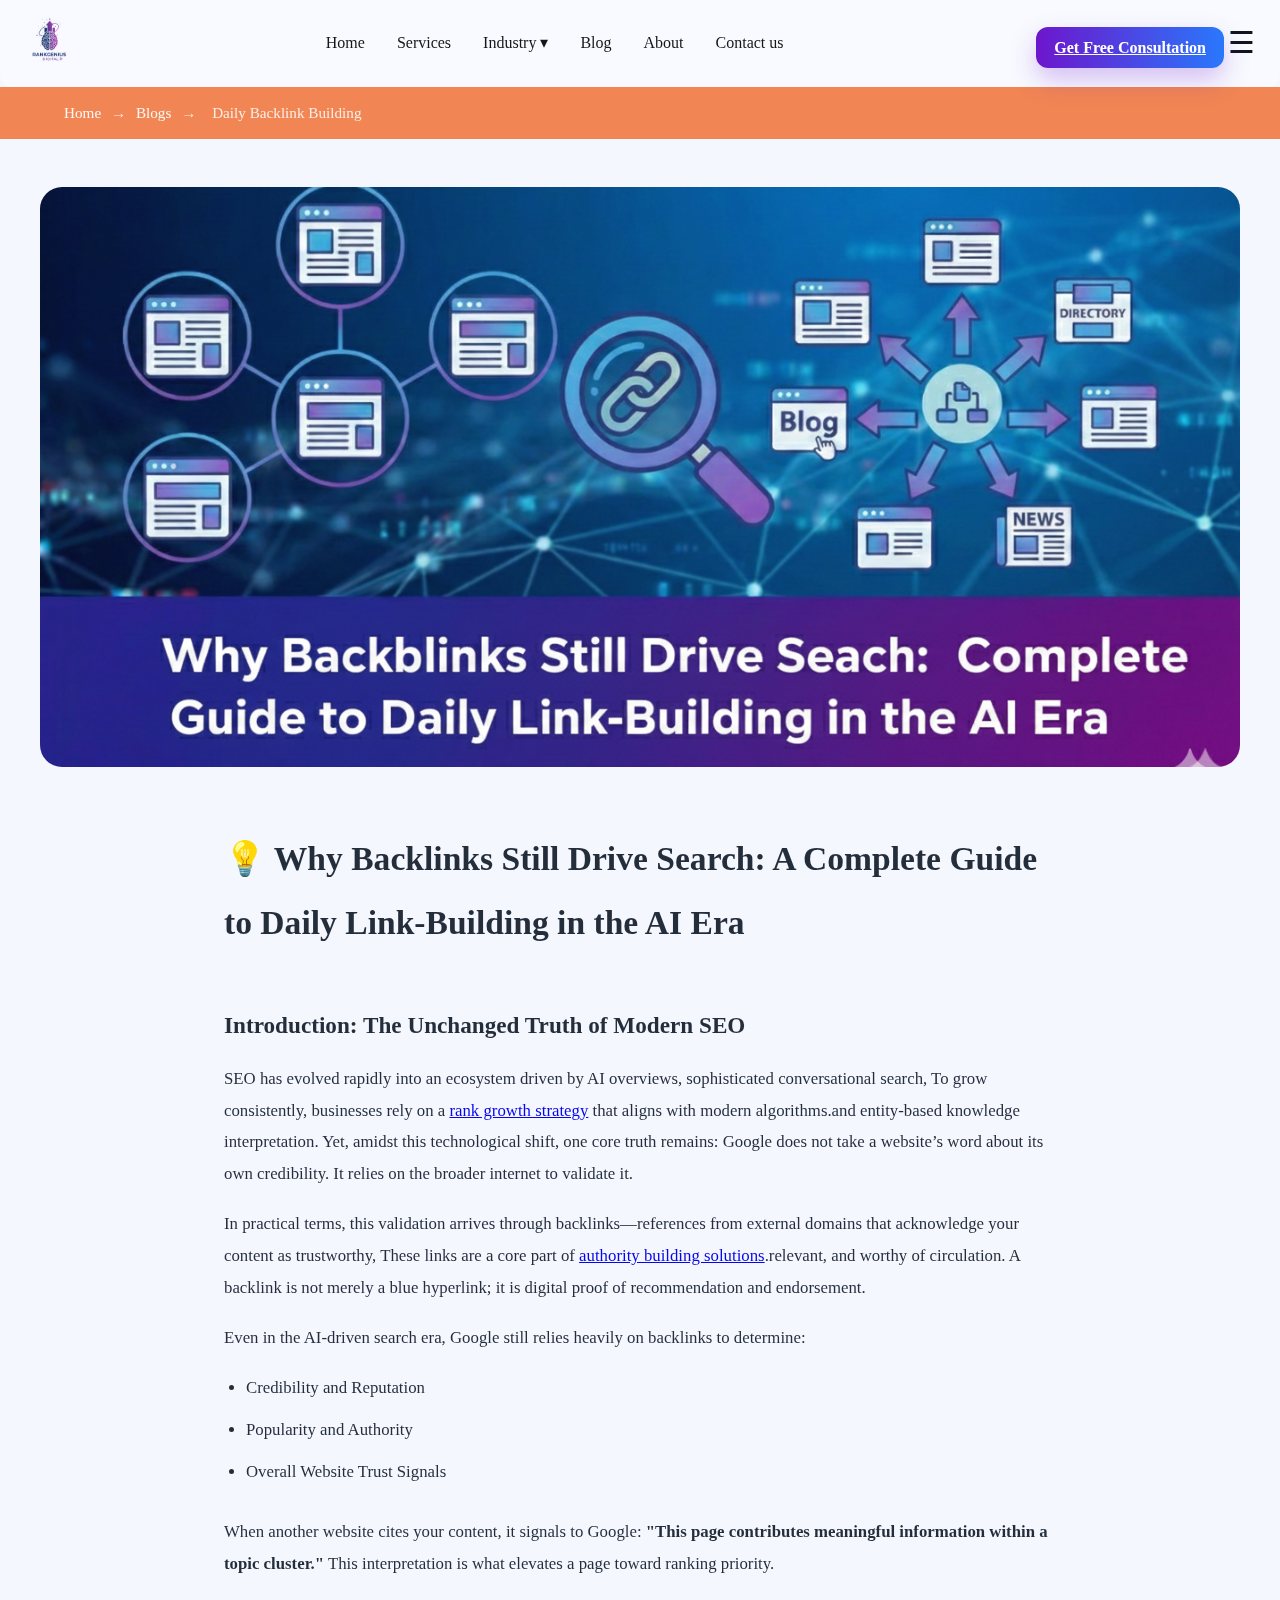
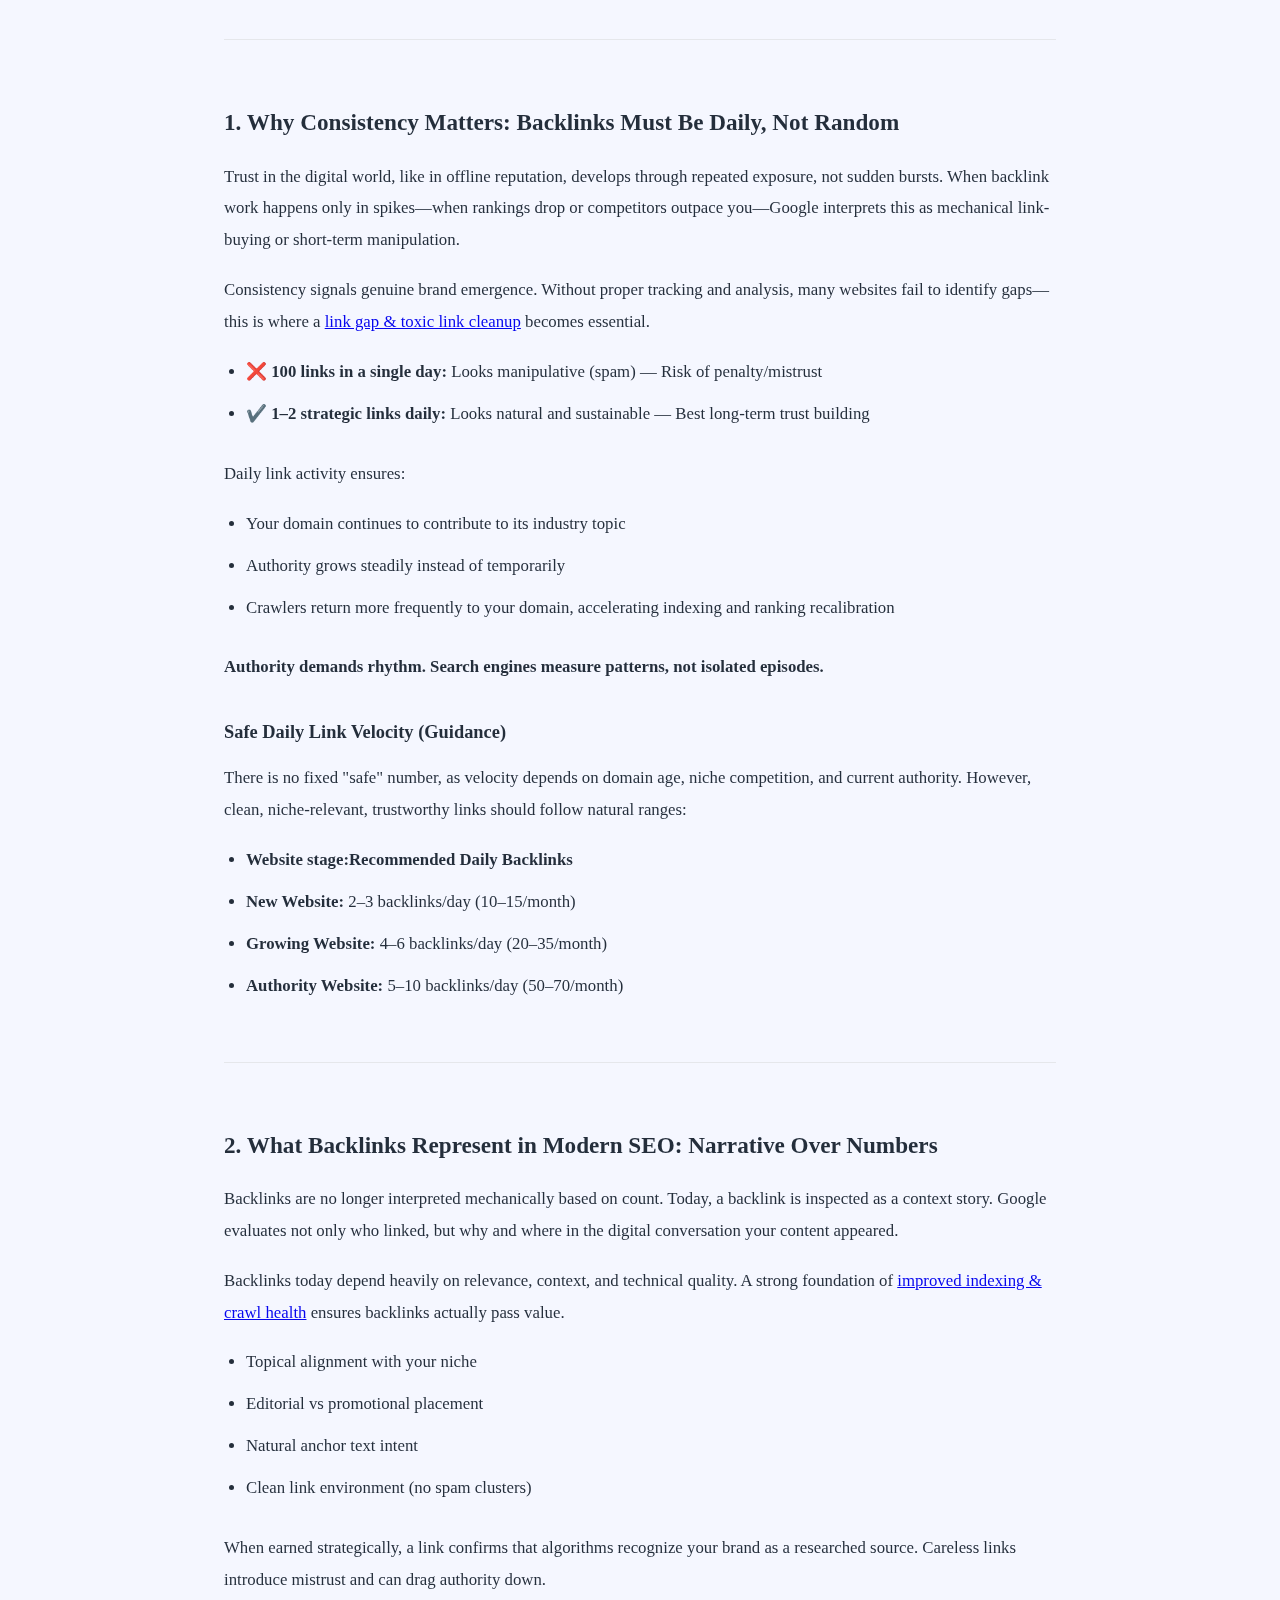
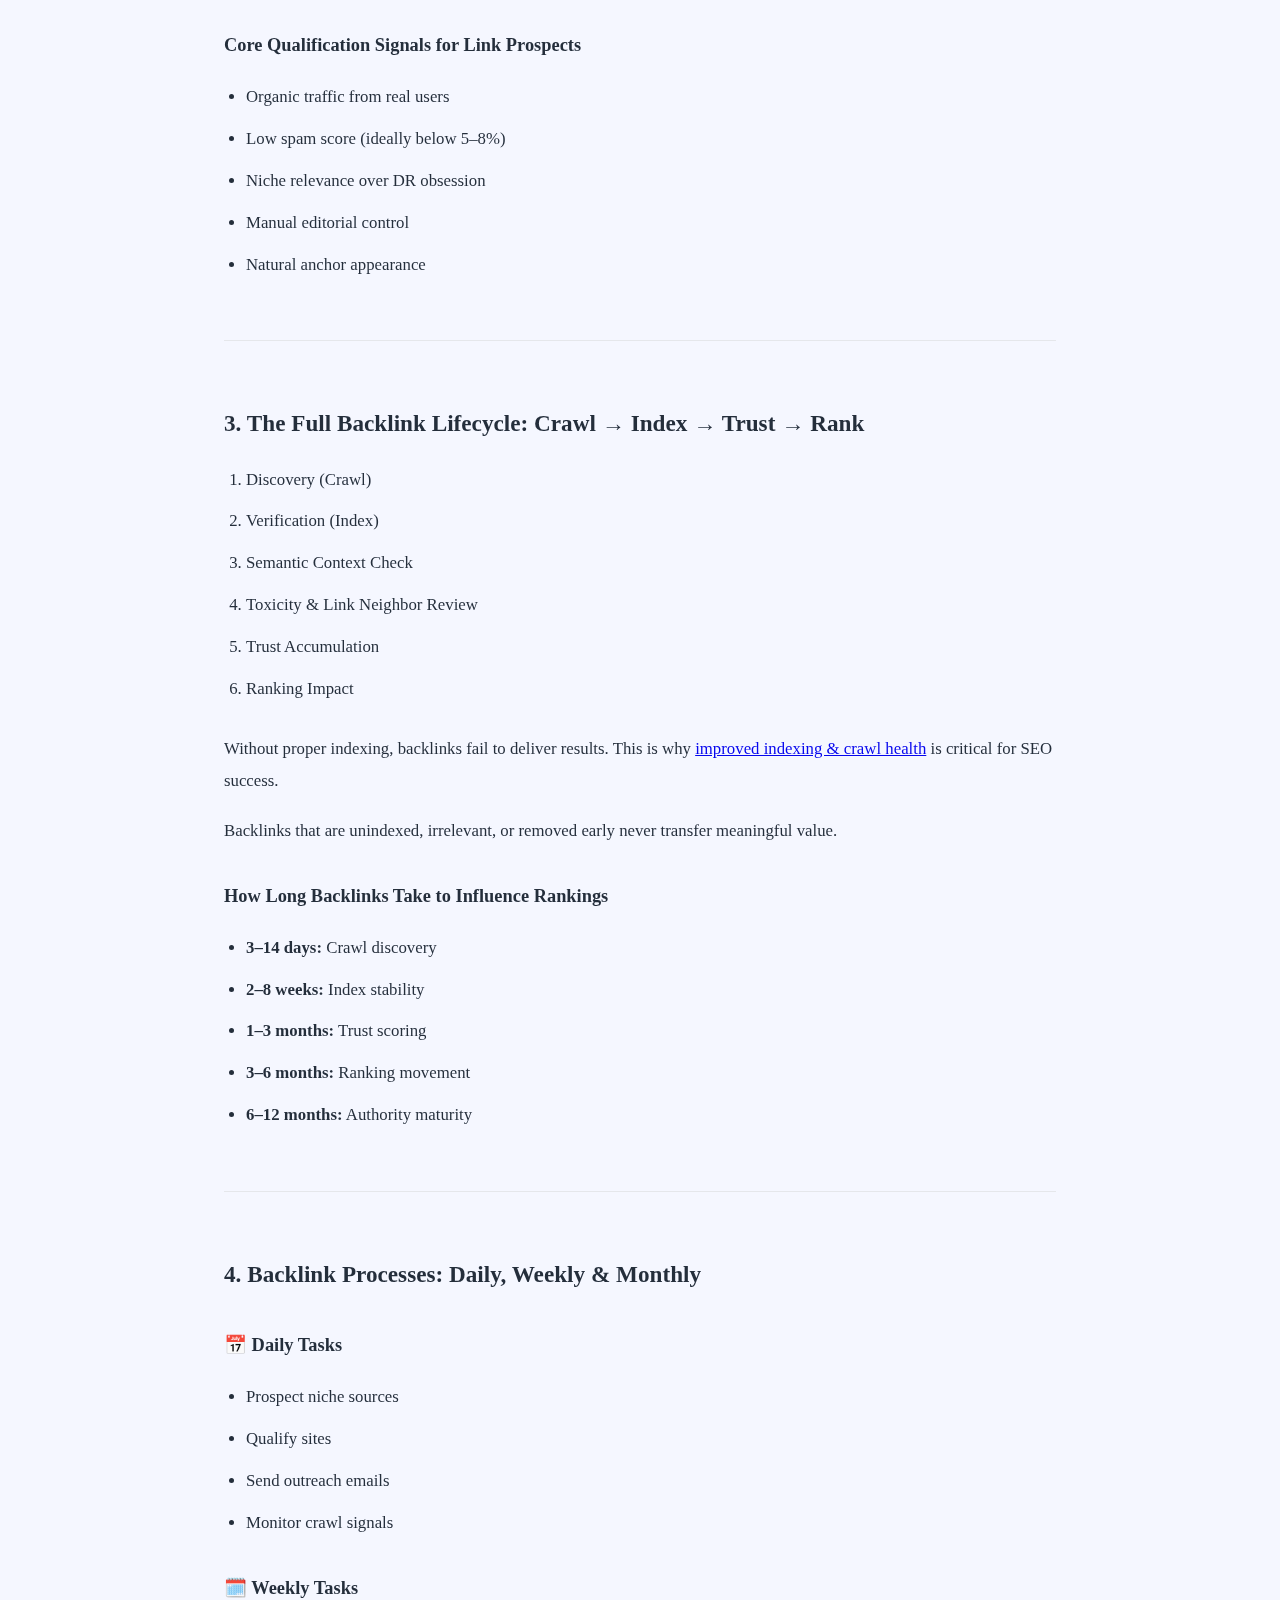
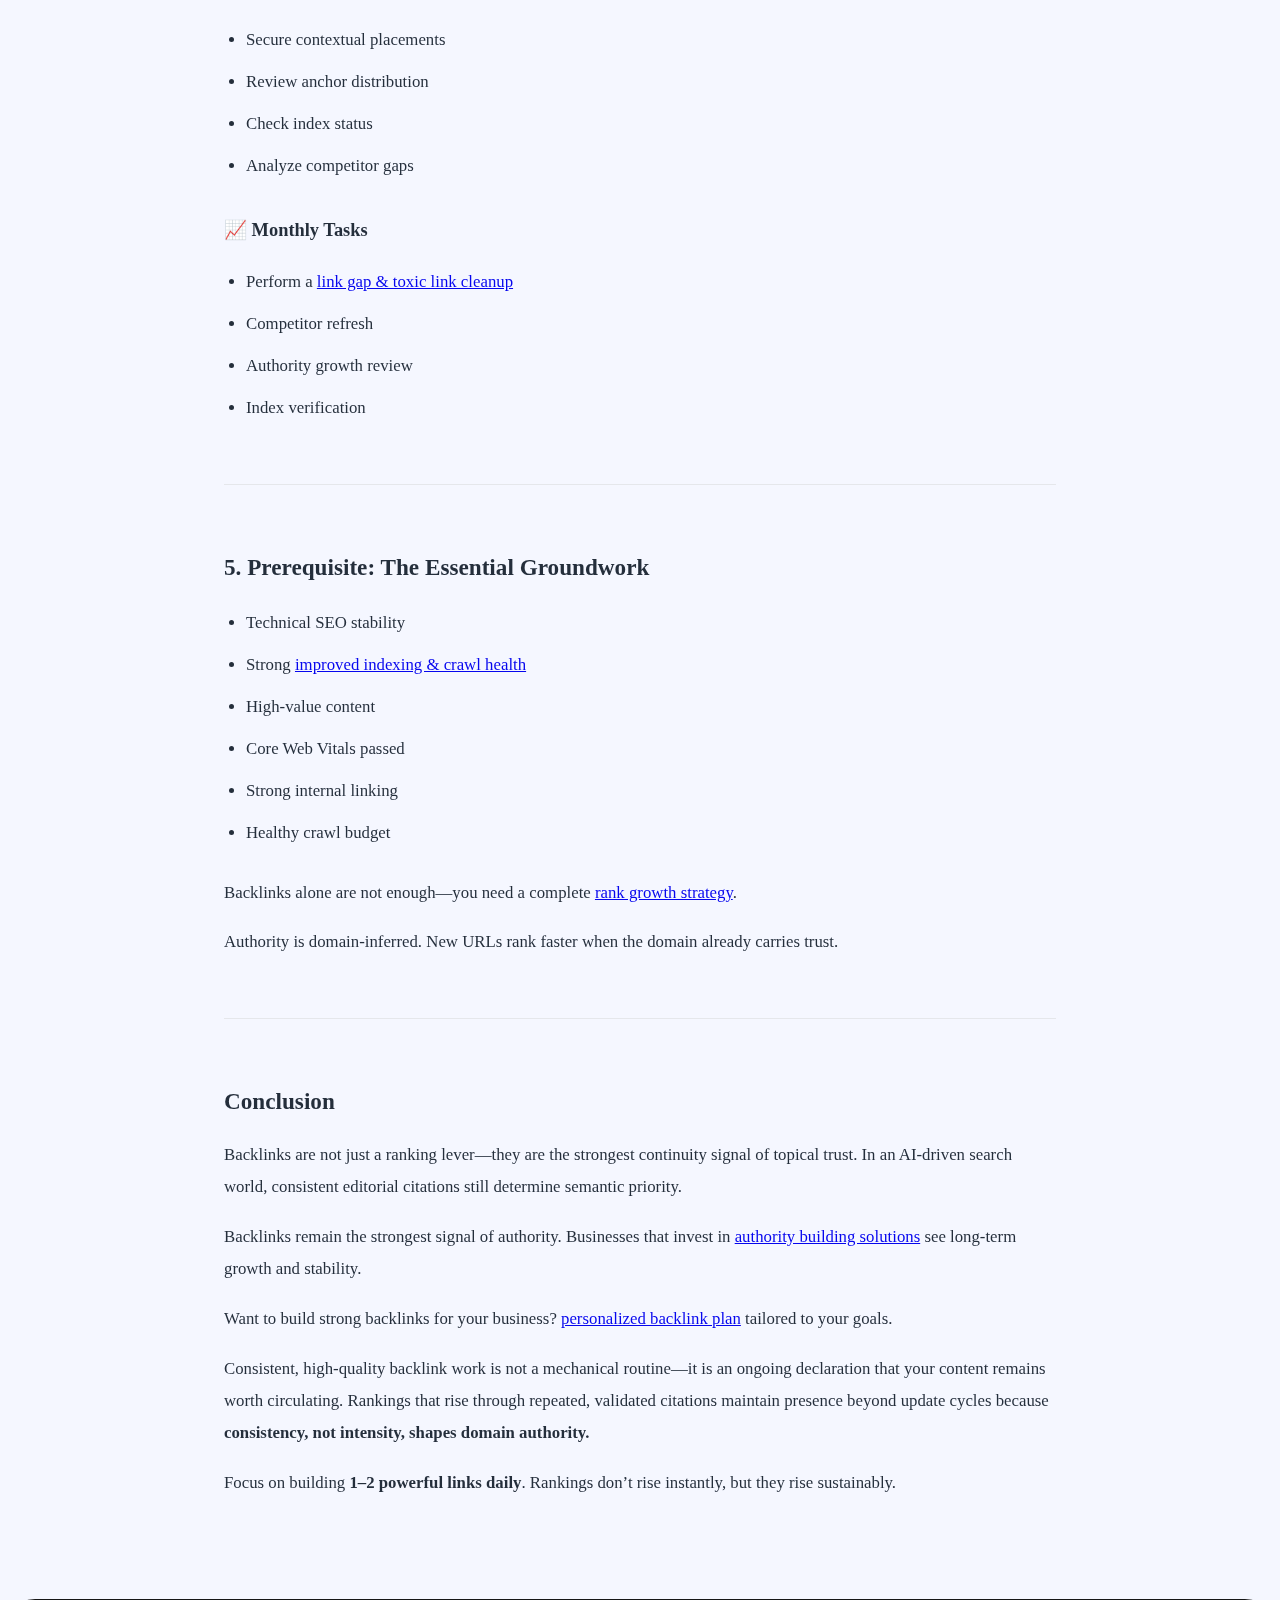
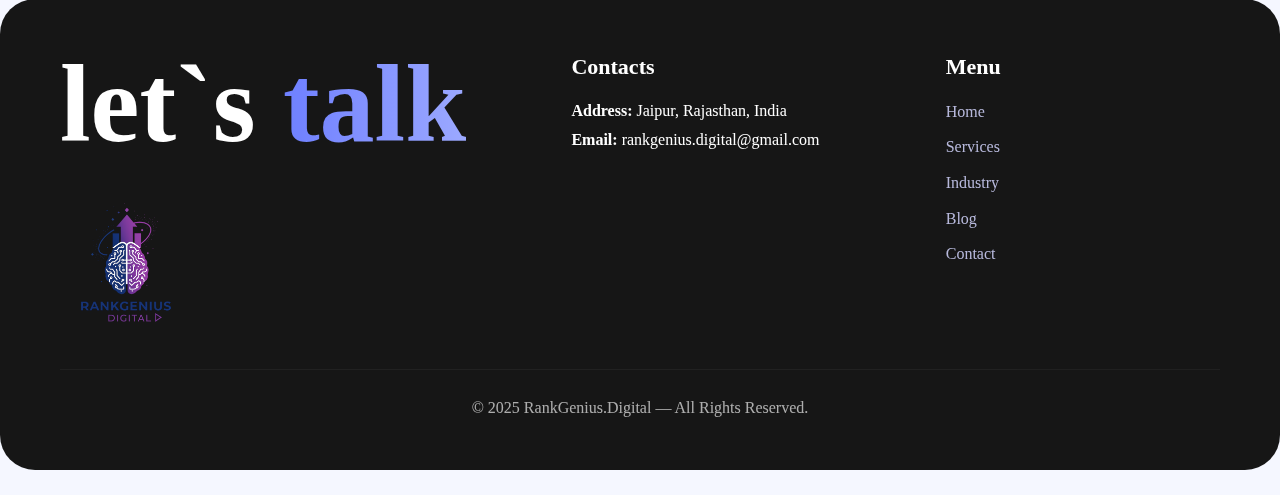
<file: blog4.html>
<!DOCTYPE html>
<html lang="en">

<head>
  <meta charset="UTF-8">
  <meta name="viewport" content="width=device-width, initial-scale=1.0">

  <title>Why Daily Backlink Work Matters: Full Link-Building Flow From 0 to Ranking</title>
  <meta name="description"
    content="Learn why backlinks must be built daily, how many are safe, how to select quality link sources, and how long it takes to rank using clean authority signals.">

  <link rel="stylesheet" href="styles1.css">
</head>

<body>

  <!-- ================= HEADER (UNCHANGED) ================= -->
  <header class="nav-bar">
    <a href="index.html" class="logo">
      <img src="assets/logo.png" alt="RankGenius Digital Logo">
    </a>

    <nav id="navMenu">
      <ul>
        <li><a href="index.html">Home</a></li>
        <li><a href="services.html">Services</a></li>
        <li class="dropdown">
          <a href="#" class="drop-btn">Industry ▾</a>
          <ul class="dropdown-menu">
            <li><a href="we-serve.html">We Serve</a></li>
            <li><a href="packages.html">Packages</a></li>
          </ul>
        </li>
        <li><a href="blog.html" class="active">Blog</a></li>
        <li><a href="about.html">About</a></li>
        <li><a href="contact.html">Contact us</a></li>
      </ul>
    </nav>

    <div class="nav-actions">
      <a href="consultation.html" class="btn-accent">Get Free Consultation</a>
      <span id="menuToggle" class="mobile-menu-btn">☰</span>
    </div>
  </header>

  <!-- ================= BREADCRUMB BAR ================= -->
  <div class="blog-breadcrumb-bar">
    <div class="breadcrumb-inner">
      <a href="#">Home</a>
      <span>→</span>
      <a href="#">Blogs</a>
      <span>→</span>
      <span>Daily Backlink Building</span>
    </div>
  </div>
  <style>
    .blog-breadcrumb-bar {
      width: 100%;
      background: #f1834f;
      /* Gateway orange */
      color: #ffffff;
      padding: 14px 0;
      font-size: 0.95rem;
      font-weight: 500;
    }

    /* Inner alignment (text stays centered like Gateway) */
    .blog-breadcrumb-bar .breadcrumb-inner {
      max-width: 1200px;
      /* matches Gateway content width */
      margin: 0 auto;
      padding: 0 24px;
    }

    /* Links style */
    .blog-breadcrumb-bar a {
      color: #ffffff;
      text-decoration: none;
      opacity: 0.95;
    }

    .blog-breadcrumb-bar a:hover {
      text-decoration: underline;
      opacity: 1;
    }

    /* Separator arrow */
    .blog-breadcrumb-bar span {
      margin: 0 6px;
      opacity: 0.85;
    }

    /* Mobile tweak */
    @media (max-width: 768px) {
      .blog-breadcrumb-bar {
        font-size: 0.9rem;
        padding: 12px 0;
      }
    }
  </style>
  <!-- ================= BLOG HERO SECTION ================= -->
  <section class="blog-hero">
    <img src="assets/blog/blog/blog4.png" alt="Why Daily Backlink Work Matters" class="blog-hero-img">
    <!--<div class="blog-hero-overlay"></div>-->
  </section>

  <!-- BLOG CONTENT (NO CARD, NO CHANGE) -->
  <main class="blog-content">

    <h2>💡 Why Backlinks Still Drive Search: A Complete Guide to Daily Link-Building in the AI Era</h2>

    <h3>Introduction: The Unchanged Truth of Modern SEO</h3>

    <p>
      SEO has evolved rapidly into an ecosystem driven by AI overviews, sophisticated conversational search,
      To grow consistently, businesses rely on a
      <a href="services.html">rank growth strategy</a> that aligns with modern algorithms.and entity-based knowledge
      interpretation. Yet, amidst this technological shift, one core truth remains:
      Google does not take a website’s word about its own credibility. It relies on the broader internet to validate it.
    </p>

    <p>
      In practical terms, this validation arrives through backlinks—references from external domains that acknowledge
      your content as trustworthy, These links are a core part of 
      <a href="services.html">authority building solutions</a>.relevant, and worthy of circulation. A backlink is not merely a blue hyperlink;
      it is digital proof of recommendation and endorsement.
    </p>

    <p>Even in the AI-driven search era, Google still relies heavily on backlinks to determine:</p>
    <ul>
      <li>Credibility and Reputation</li>
      <li>Popularity and Authority</li>
      <li>Overall Website Trust Signals</li>
    </ul>
    <p>
      When another website cites your content, it signals to Google:
      <strong>"This page contributes meaningful information within a topic cluster."</strong>
      This interpretation is what elevates a page toward ranking priority.
    </p>

    <hr>

    <h3>1. Why Consistency Matters: Backlinks Must Be Daily, Not Random</h3>

    <p>
      Trust in the digital world, like in offline reputation, develops through repeated exposure, not sudden bursts.
      When backlink work happens only in spikes—when rankings drop or competitors outpace you—Google interprets this
      as mechanical link-buying or short-term manipulation.
    </p>

    <p>  Consistency signals genuine brand emergence. Without proper tracking and analysis,
      many websites fail to identify gaps—this is where a 
      <a href="/website-audit">link gap & toxic link cleanup</a> becomes essential.</p>

    <ul>
      <li><strong>❌ 100 links in a single day:</strong> Looks manipulative (spam) — Risk of penalty/mistrust</li>
      <li><strong>✔️ 1–2 strategic links daily:</strong> Looks natural and sustainable — Best long-term trust building
      </li>
    </ul>

    <p>Daily link activity ensures:</p>

    <ul>
      <li>Your domain continues to contribute to its industry topic</li>
      <li>Authority grows steadily instead of temporarily</li>
      <li>Crawlers return more frequently to your domain, accelerating indexing and ranking recalibration</li>
    </ul>

    <p><strong>Authority demands rhythm. Search engines measure patterns, not isolated episodes.</strong></p>

    <h4>Safe Daily Link Velocity (Guidance)</h4>
    <p>
      There is no fixed "safe" number, as velocity depends on domain age, niche competition, and current authority.
      However, clean, niche-relevant, trustworthy links should follow natural ranges:
    </p>

    <ul>
      <li><strong>Website stage:</strong><strong>Recommended Daily Backlinks</strong></li>
      <li><strong>New Website:</strong> 2–3 backlinks/day (10–15/month)</li>
      <li><strong>Growing Website:</strong> 4–6 backlinks/day (20–35/month)</li>
      <li><strong>Authority Website:</strong> 5–10 backlinks/day (50–70/month)</li>
    </ul>

    <hr>

    <h3>2. What Backlinks Represent in Modern SEO: Narrative Over Numbers</h3>

    <p>
      Backlinks are no longer interpreted mechanically based on count. Today, a backlink is inspected as a
      context story. Google evaluates not only who linked, but why and where in the digital conversation your
      content appeared.
    </p>

    <p> Backlinks today depend heavily on relevance, context, and technical quality. 
      A strong foundation of 
      <a href="/technical-seo">improved indexing & crawl health</a> 
      ensures backlinks actually pass value.</p>

    <ul>
      <li>Topical alignment with your niche</li>
      <li>Editorial vs promotional placement</li>
      <li>Natural anchor text intent</li>
      <li>Clean link environment (no spam clusters)</li>
    </ul>

    <p>
      When earned strategically, a link confirms that algorithms recognize your brand as a researched source.
      Careless links introduce mistrust and can drag authority down.
    </p>

    <h4>Core Qualification Signals for Link Prospects</h4>

    <ul>
      <li>Organic traffic from real users</li>
      <li>Low spam score (ideally below 5–8%)</li>
      <li>Niche relevance over DR obsession</li>
      <li>Manual editorial control</li>
      <li>Natural anchor appearance</li>
    </ul>

    <hr>

    <h3>3. The Full Backlink Lifecycle: Crawl → Index → Trust → Rank</h3>

    <ol>
      <li>Discovery (Crawl)</li>
      <li>Verification (Index)</li>
      <li>Semantic Context Check</li>
      <li>Toxicity & Link Neighbor Review</li>
      <li>Trust Accumulation</li>
      <li>Ranking Impact</li>
    </ol>

    <p>
      Without proper indexing, backlinks fail to deliver results. This is why 
      <a href="/technical-seo">improved indexing & crawl health</a> 
      is critical for SEO success.
    </p>

    <p>
      Backlinks that are unindexed, irrelevant, or removed early never transfer meaningful value.
    </p>

    <h4>How Long Backlinks Take to Influence Rankings</h4>

    <ul>
      <li><strong>3–14 days:</strong> Crawl discovery</li>
      <li><strong>2–8 weeks:</strong> Index stability</li>
      <li><strong>1–3 months:</strong> Trust scoring</li>
      <li><strong>3–6 months:</strong> Ranking movement</li>
      <li><strong>6–12 months:</strong> Authority maturity</li>
    </ul>

    <hr>

    <h3>4. Backlink Processes: Daily, Weekly & Monthly</h3>

    <h4>📅 Daily Tasks</h4>
    <ul>
      <li>Prospect niche sources</li>
      <li>Qualify sites</li>
      <li>Send outreach emails</li>
      <li>Monitor crawl signals</li>
    </ul>

    <h4>🗓️ Weekly Tasks</h4>
    <ul>
      <li>Secure contextual placements</li>
      <li>Review anchor distribution</li>
      <li>Check index status</li>
      <li>Analyze competitor gaps</li>
    </ul>

    <h4>📈 Monthly Tasks</h4>
    <ul>
      <li> Perform a 
        <a href="/website-audit">link gap & toxic link cleanup</a></li>
      <li>Competitor refresh</li>
      <li>Authority growth review</li>
      <li>Index verification</li>
    </ul>

    <hr>

    <h3>5. Prerequisite: The Essential Groundwork</h3>

    <ul>
      <li>Technical SEO stability</li>
      <li> Strong 
        <a href="/technical-seo">improved indexing & crawl health</a></li>
      <li>High-value content</li>
      <li>Core Web Vitals passed</li>
      <li>Strong internal linking</li>
      <li>Healthy crawl budget</li>
    </ul>

    <p>
      Backlinks alone are not enough—you need a complete 
      <a href="services.html">rank growth strategy</a>.
    </p>

    <p>
      Authority is domain-inferred. New URLs rank faster when the domain already carries trust.
    </p>

    <hr>

    <h3>Conclusion</h3>

    <p>
      Backlinks are not just a ranking lever—they are the strongest continuity signal of topical trust.
      In an AI-driven search world, consistent editorial citations still determine semantic priority.
    </p>

    <p>
      Backlinks remain the strongest signal of authority. Businesses that invest in 
      <a href="services.html">authority building solutions</a> 
      see long-term growth and stability.
    </p>

    <p>
      Want to build strong backlinks for your business? 
      <a href="consultation.html">personalized backlink plan</a> 
      tailored to your goals.
    </p>

    <p>
      Consistent, high-quality backlink work is not a mechanical routine—it is an ongoing declaration that your content
      remains worth circulating. Rankings that rise through repeated, validated citations maintain presence beyond
      update cycles because <strong>consistency, not intensity, shapes domain authority.</strong>
    </p>

    <p>
      Focus on building <strong>1–2 powerful links daily</strong>. Rankings don’t rise instantly,
      but they rise sustainably.
    </p>

  </main>

  <style>
    /* =========================================================
   BLOG 1–4 CONSISTENT LAYOUT FIX
   Raw content preserved (NO structure change)
========================================================= */

    /* ---------- Breadcrumb spacing ---------- */
    .blog-breadcrumb-bar {
      margin-bottom: 48px;
    }

    /* ================= BLOG HERO ================= */

    .blog-hero {
      position: relative;

      /* 🔥 CONTROL HORIZONTAL SIZE */
      max-width: 1200px;
      /* reduce width */
      width: calc(100% - 48px);
      /* side spacing */
      margin: 40px auto 60px;
      /* center align */
      height: clamp(580px, 32vw, 580px);
      overflow: hidden;
      border-radius: 22px;
      /* premium blog look */
    }

    /* Image */
    .blog-hero-img {
      position: absolute;
      inset: 0;
      width: 100%;
      height: 100%;
      object-fit: cover;
    }


    /* Overlay 
.blog-hero-overlay {
  position: absolute;
  inset: 0;
  background: linear-gradient(
    120deg,
    rgba(6, 10, 30, 0.75),
    rgba(20, 30, 90, 0.65)
  );
}*/

    /* Mobile */
    @media (max-width: 768px) {
      .blog-hero {
        height: 300px;
      }
    }

    /* BLOG CONTENT */

    .blog-content {
      max-width: 880px;
      margin: 0 auto 100px;
      padding: 0 24px;

      font-size: 1.05rem;
      line-height: 1.9;
      color: #1f2937;

      font-family: "Times New Roman", serif;
    }

    /* Headings */
    .blog-content h2 {
      font-size: 2.1rem;
      margin: 0 auto 40px;
      font-weight: 700;
    }

    .blog-content h3 {
      margin-top: 48px;
      margin-bottom: 16px;
      font-size: 1.45rem;
    }

    .blog-content h4 {
      margin-top: 32px;
      margin-bottom: 12px;
      font-size: 1.15rem;
    }

    /* Paragraphs */
    .blog-content p {
      margin-bottom: 18px;
    }

    /* Lists */
    .blog-content ul,
    .blog-content ol {
      margin: 18px 0 28px 22px;
    }

    .blog-content li {
      margin-bottom: 10px;
    }

    /* Divider */
    .blog-content hr {
      border: none;
      height: 1px;
      background: #e5e7eb;
      margin: 60px 0;
    }

    /* Mobile */
    @media (max-width: 768px) {
      .blog-content {
        font-size: 1rem;
        padding: 0 18px;
      }
    }
  </style>

  <!-- ================= FOOTER (UNCHANGED) ================= -->
  <footer class="dark-footer">
    <div class="footer-inner">
      <div class="footer-left">
        <h1 class="footer-title">let`s <span>talk</span></h1>
        <img src="assets/logo.png" class="footer-logo">
      </div>

      <div class="footer-contact">
        <h3>Contacts</h3>
        <p><strong>Address:</strong> Jaipur, Rajasthan, India</p>
        <p><strong>Email:</strong> rankgenius.digital@gmail.com</p>
      </div>

      <div class="footer-menu">
        <h3>Menu</h3>
        <a href="index.html">Home</a>
        <a href="services.html">Services</a>
        <a href="we-serve.html">Industry</a>
        <a href="blog.html">Blog</a>
        <a href="contact.html">Contact</a>
      </div>
    </div>

    <div class="footer-bottom">
      © 2025 RankGenius.Digital — All Rights Reserved.
    </div>
  </footer>

  <script src="script.js"></script>
  <script src="mobile.js"></script>

</body>

</html>
</file>
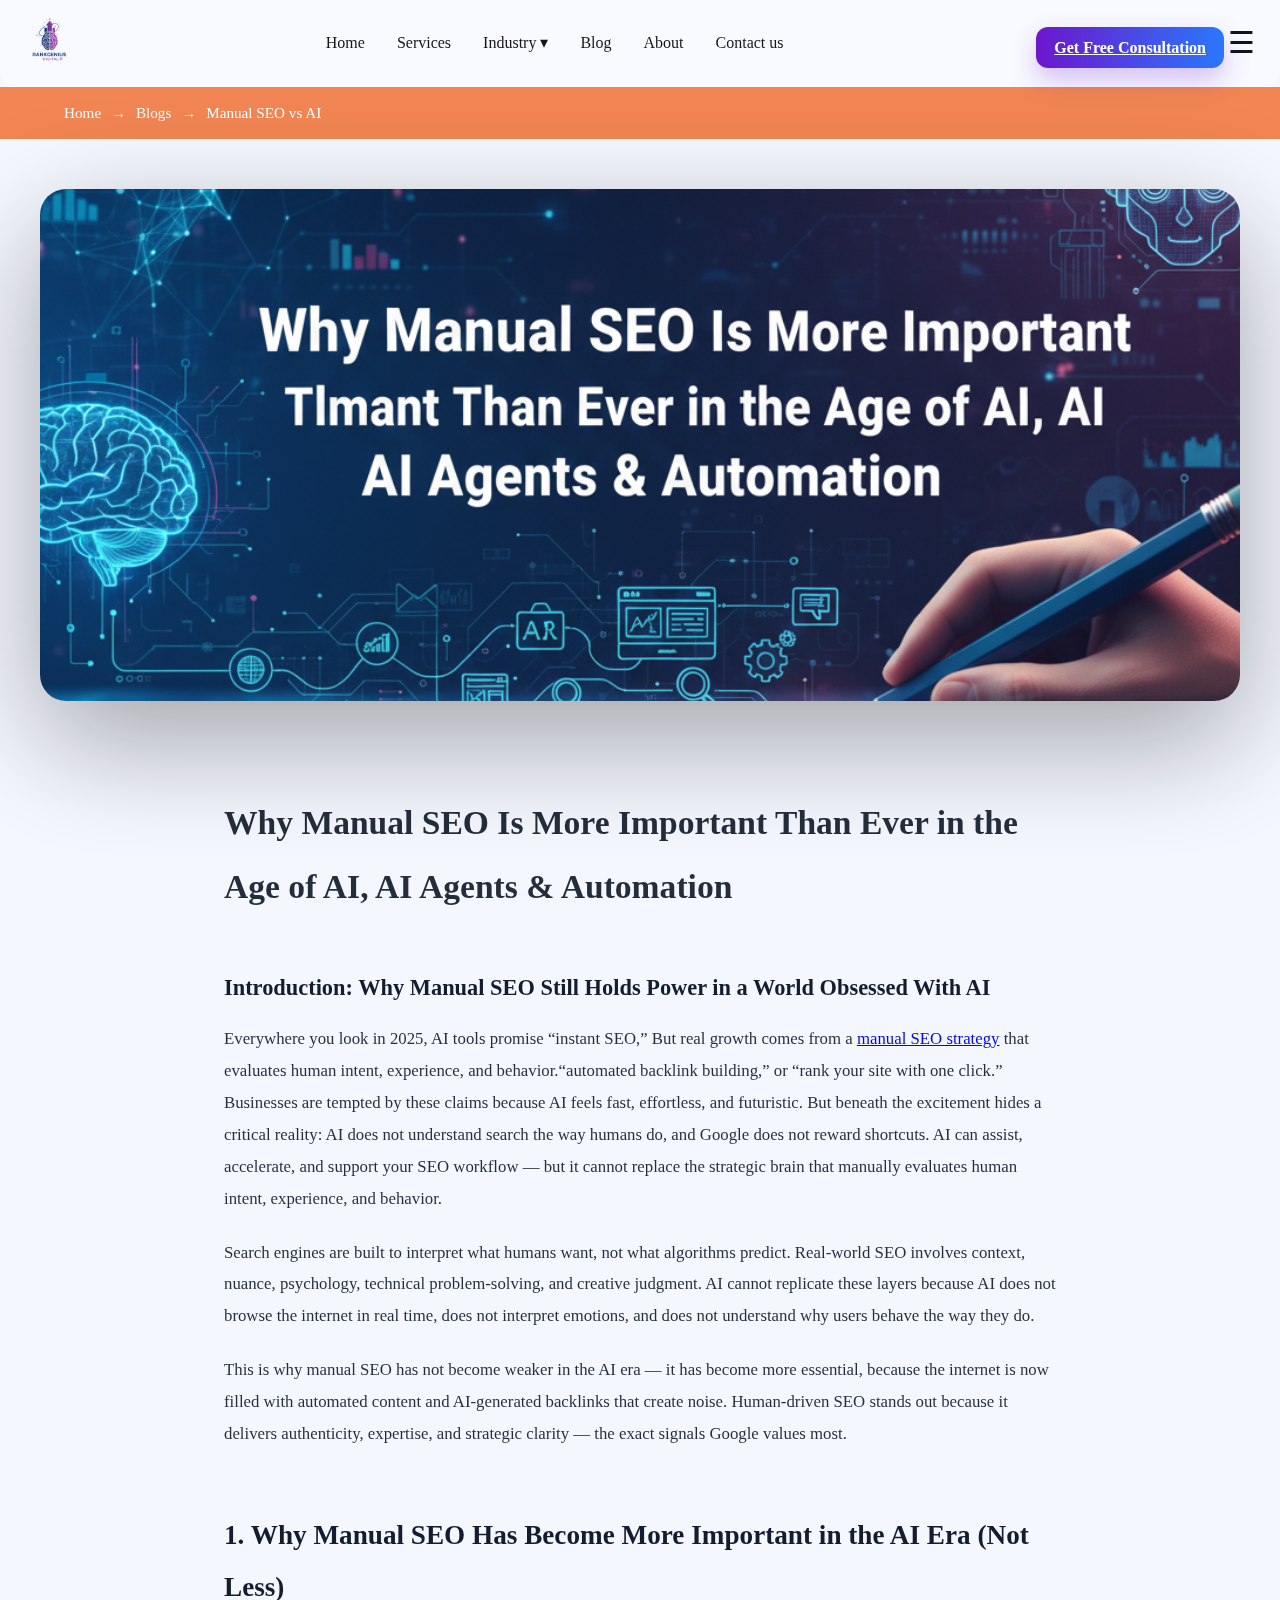
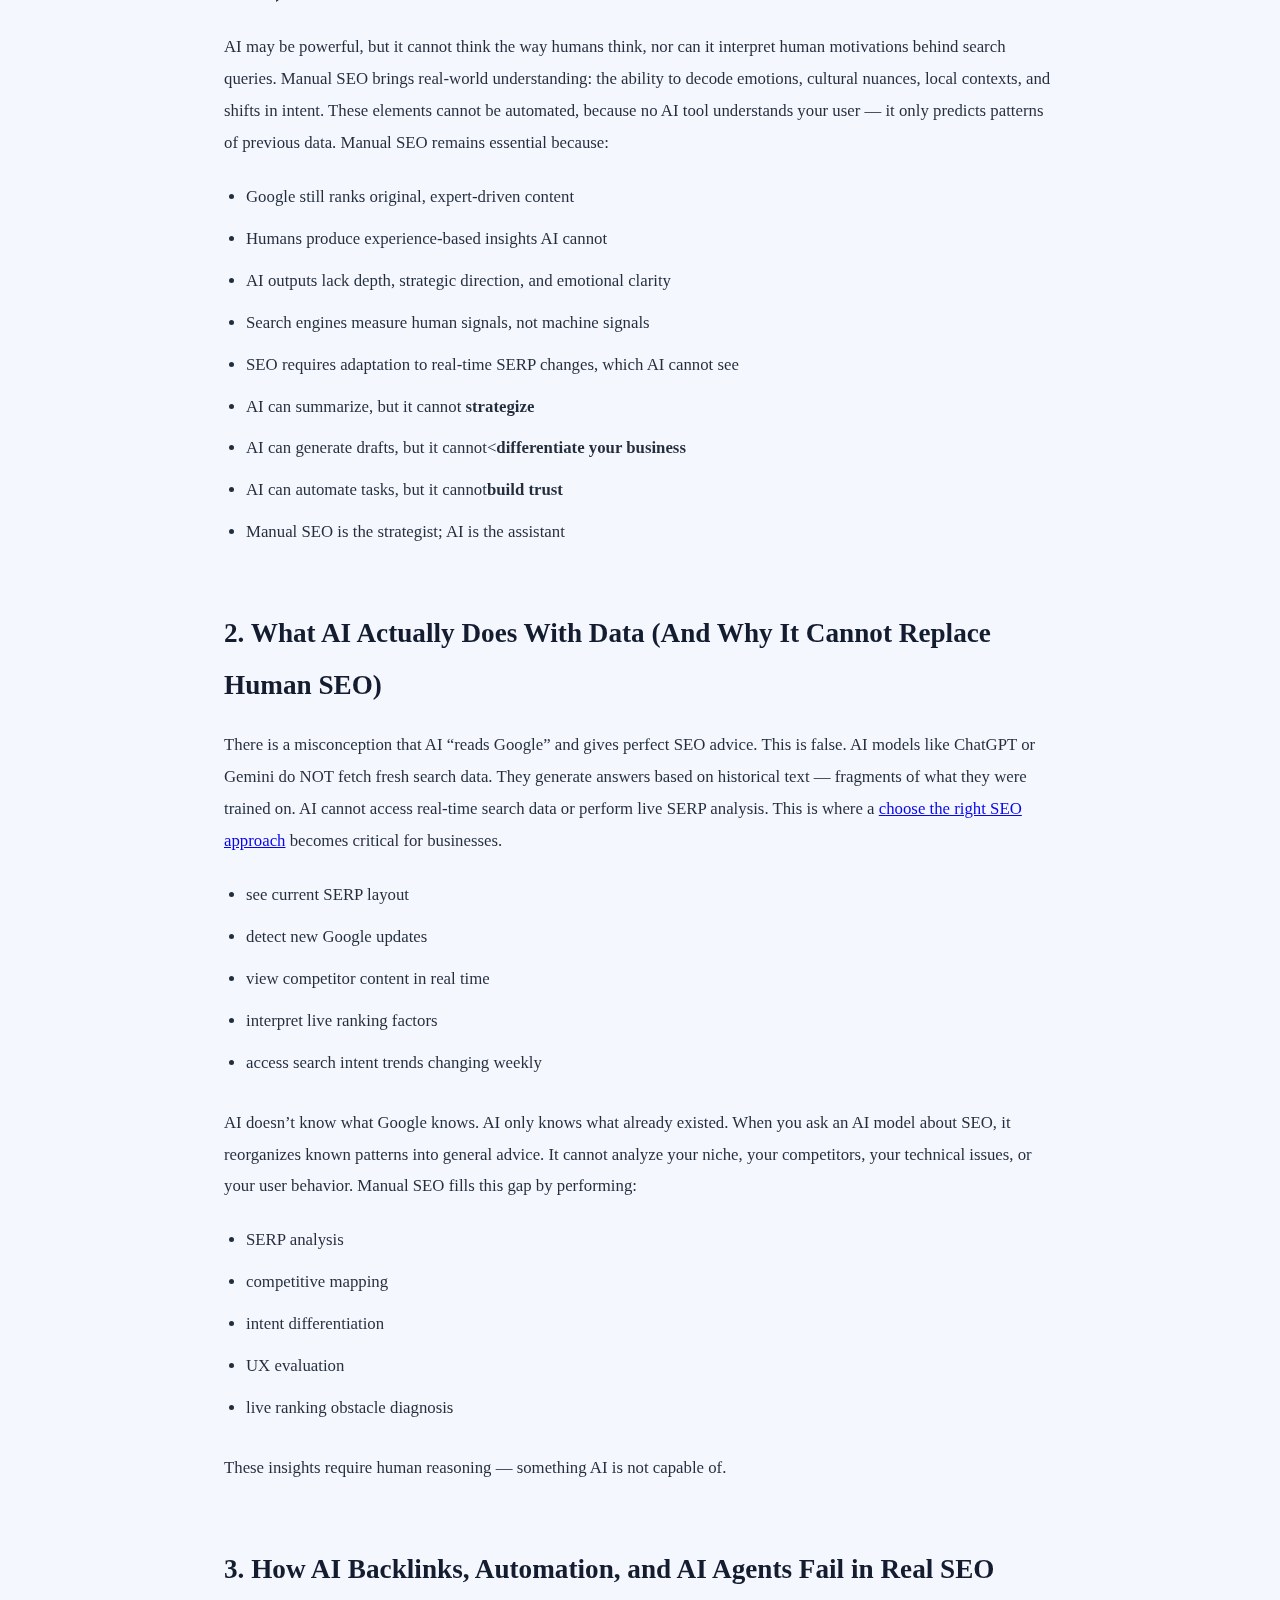
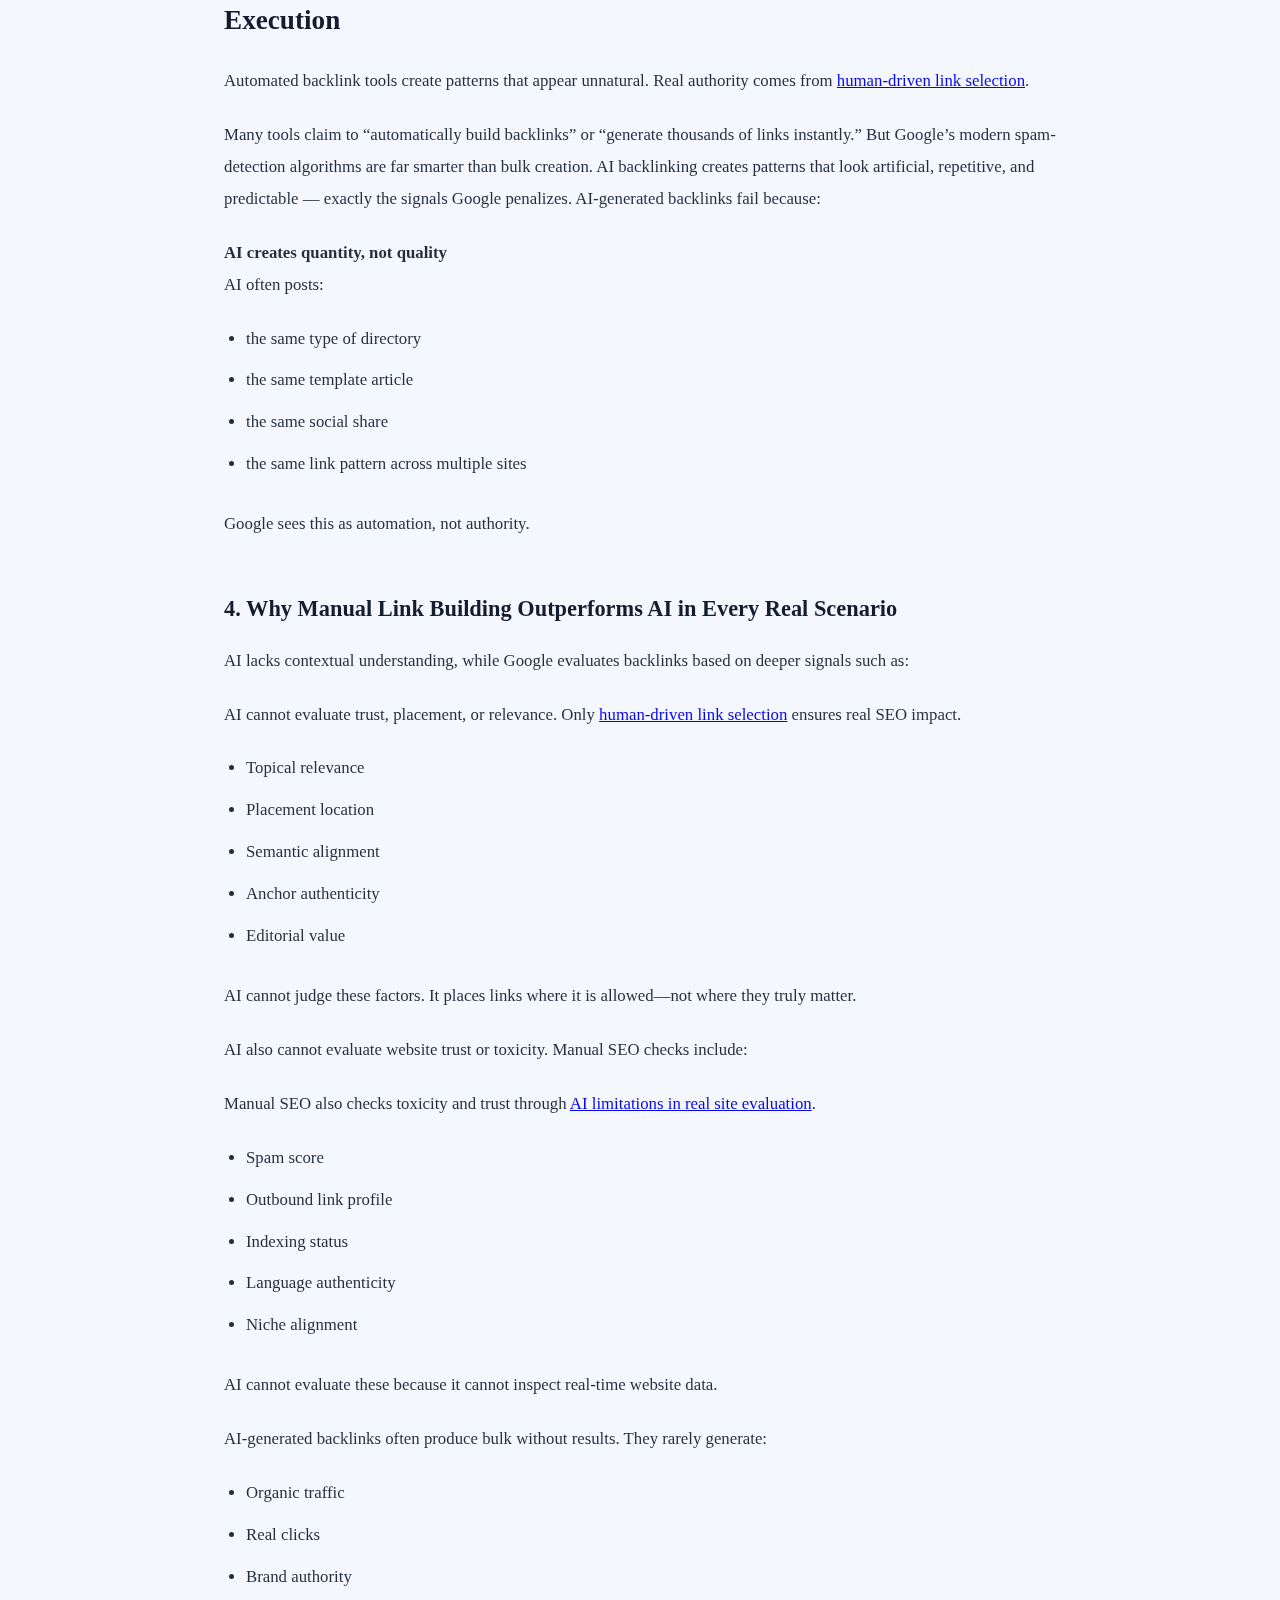
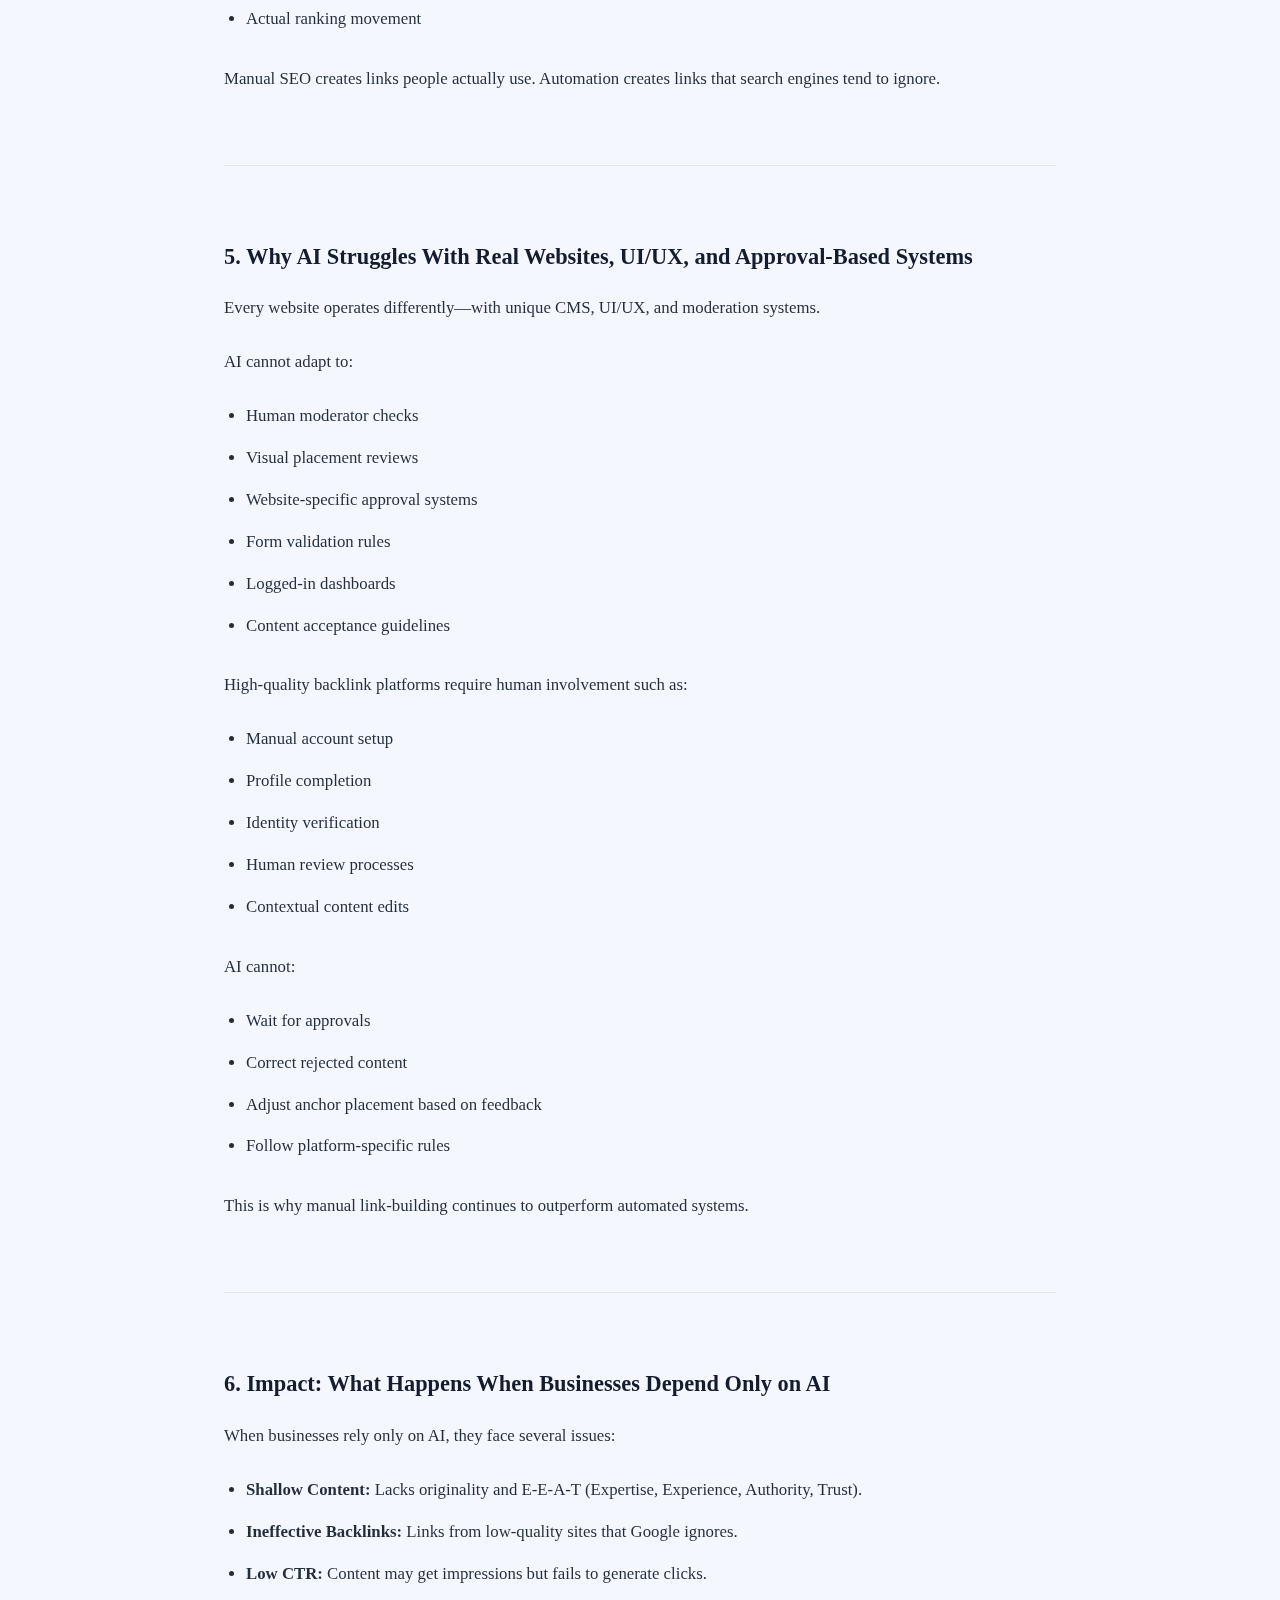
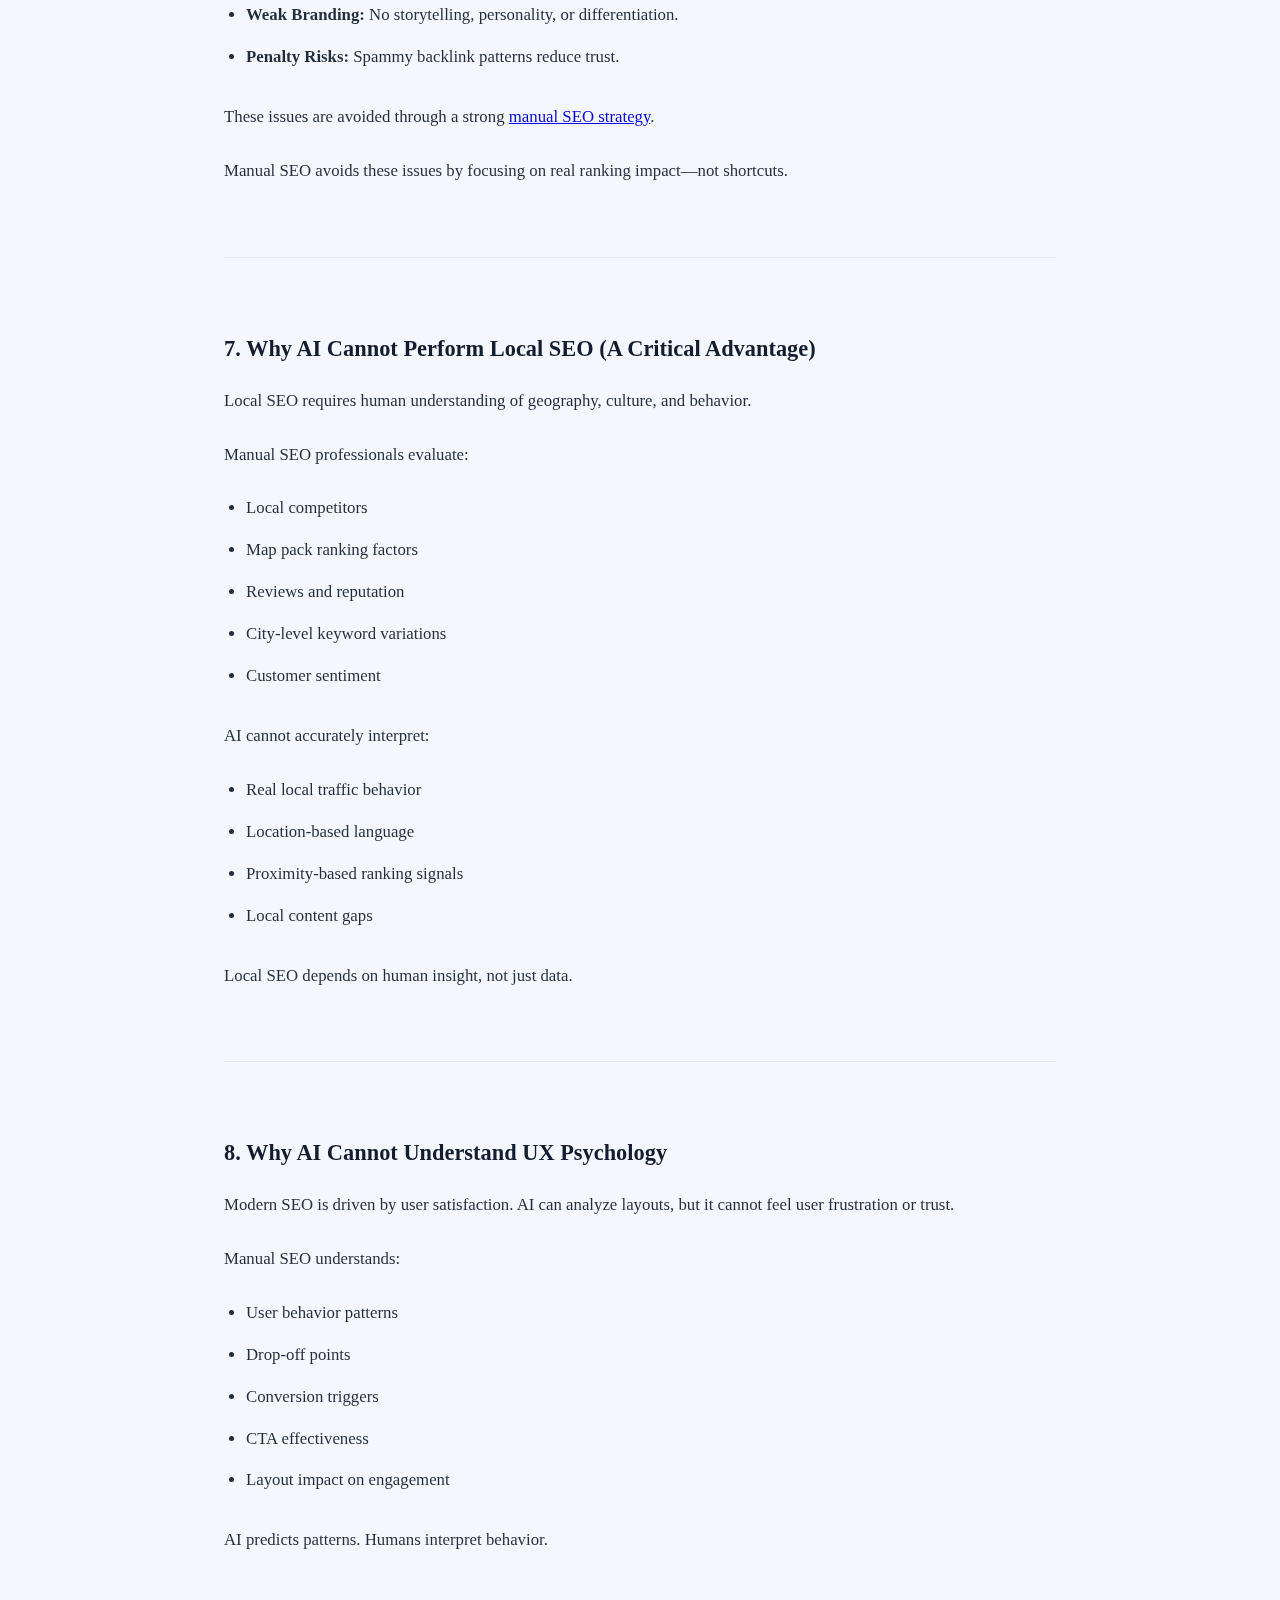
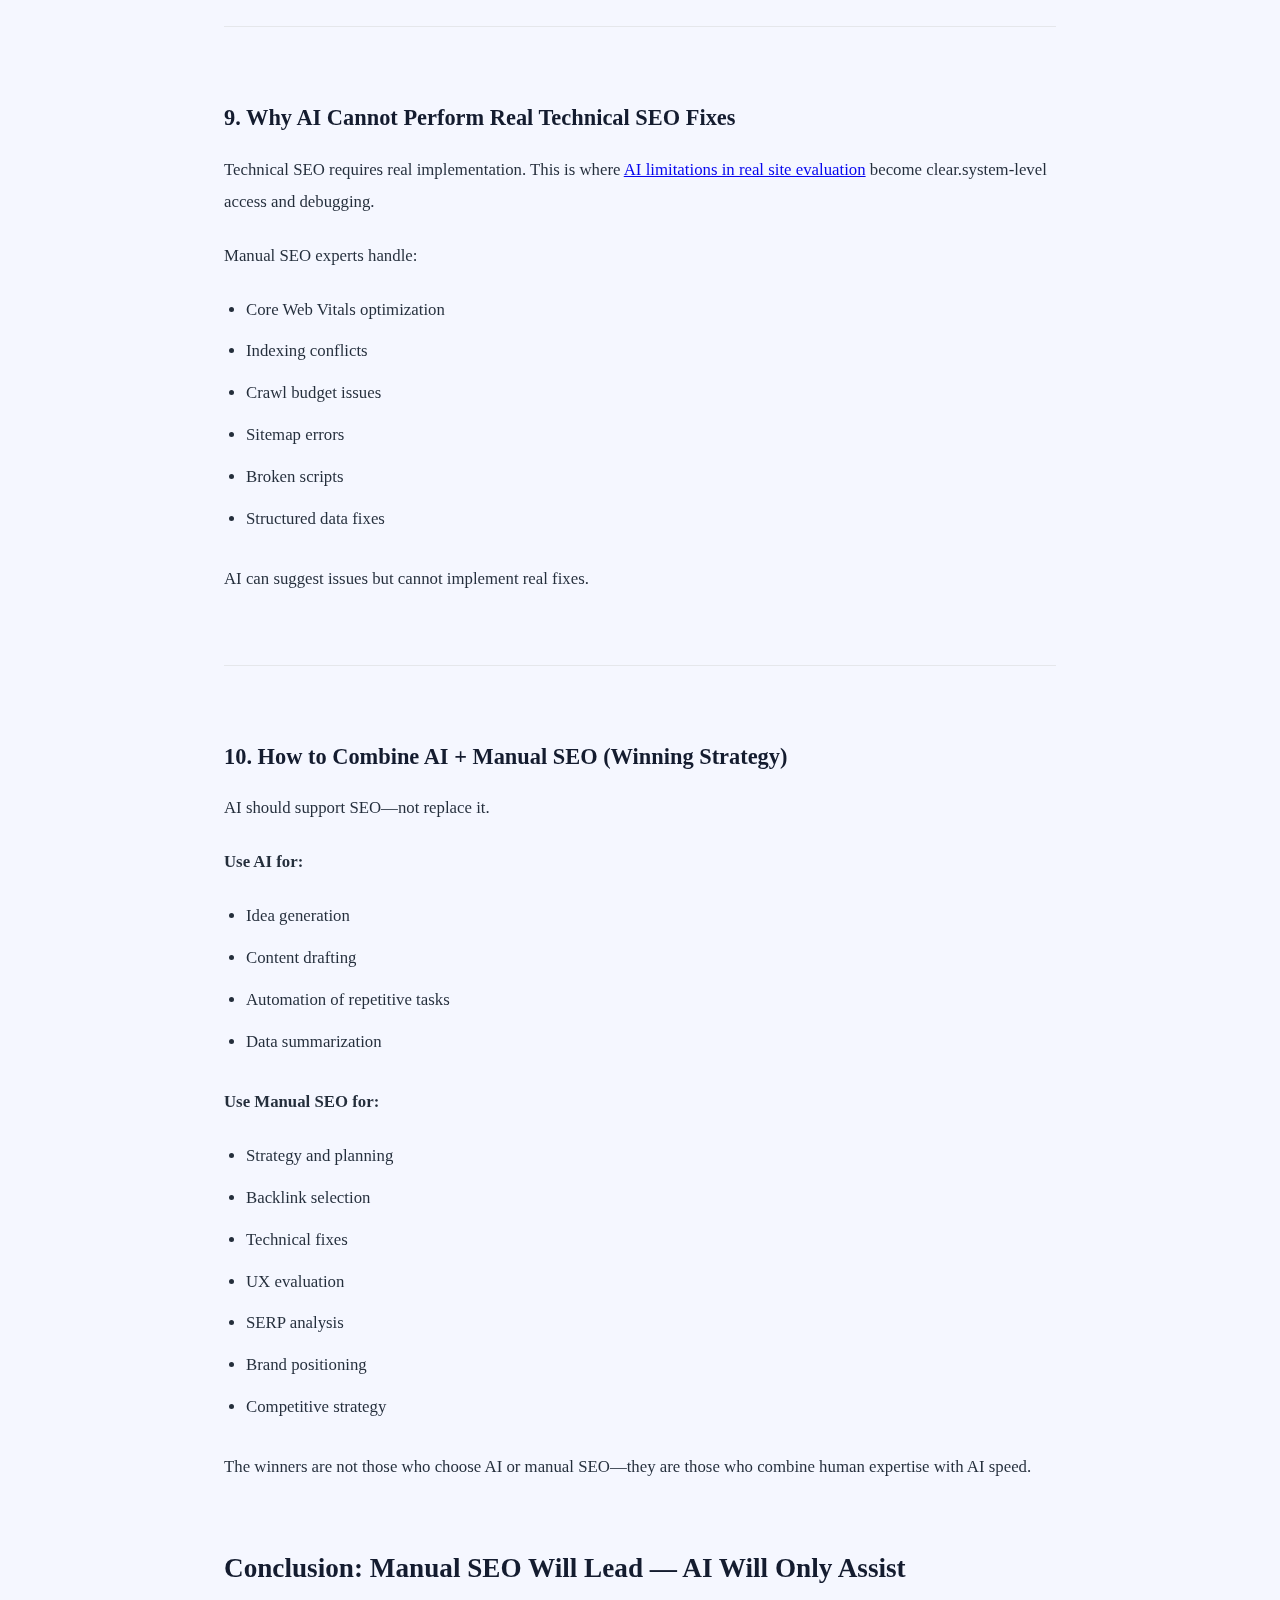
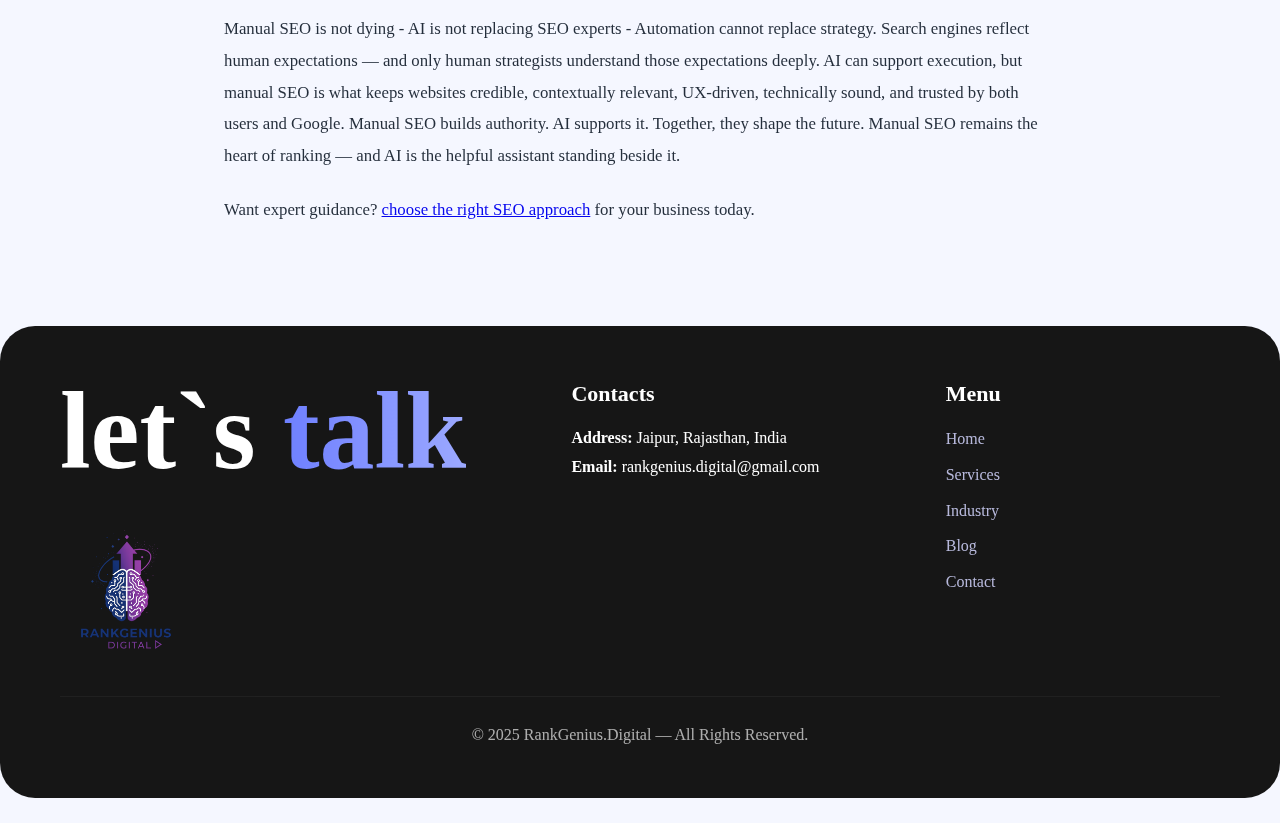
<file: blog5.html>
<!DOCTYPE html>
<html lang="en">

<head>
  <meta charset="UTF-8" />
  <meta name="viewport" content="width=device-width, initial-scale=1.0" />

  <!-- META -->
  <title>Why Manual SEO Matters Most in the Age of AI, Automation & SEO Agents</title>
  <meta name="description"
    content="Discover why manual SEO outperforms AI tools, SEO agents, and automation—especially in backlinking, trust building, UX, and ranking strategies.">
  <meta name="keywords"
    content="manual SEO vs AI, AI backlink problems, automation SEO limitations, why manual SEO matters, human-driven ranking strategies, AI cannot replace SEO experts, contextual backlink quality">
  <link rel="canonical" href="https://yourdomain.com/blog/manual-seo-vs-ai">

  <link rel="stylesheet" href="styles1.css">
</head>

<body>

  <!-- ================= HEADER (UNCHANGED) ================= -->
  <header class="nav-bar">
    <a href="index.html" class="logo">
      <img src="assets/logo.png" alt="RankGenius Digital Logo">
    </a>

    <nav id="navMenu">
      <ul>
        <li><a href="index.html">Home</a></li>
        <li><a href="services.html">Services</a></li>
        <li class="dropdown">
          <a href="#" class="drop-btn">Industry ▾</a>
          <ul class="dropdown-menu">
            <li><a href="we-serve.html">We Serve</a></li>
            <li><a href="packages.html">Packages</a></li>
          </ul>
        </li>
        <li><a href="blog.html" class="active">Blog</a></li>
        <li><a href="about.html">About</a></li>
        <li><a href="contact.html">Contact us</a></li>
      </ul>
    </nav>

    <div class="nav-actions">
      <a href="consultation.html" class="btn-accent">Get Free Consultation</a>
      <span id="menuToggle" class="mobile-menu-btn">☰</span>
    </div>
  </header>


  <!-- ================= BREADCRUMB ================= -->
  <div class="blog-breadcrumb-bar">
    <div class="breadcrumb-inner">
      <a href="/">Home</a> <span>→</span>
      <a href="/blogs">Blogs</a> <span>→</span>
      Manual SEO vs AI
    </div>
  </div>
  <!-- ================= BLOG HERO ================= -->
  <section class="blog-hero">
    <img src="assets/blog/blog/blog5.png" alt="Why Manual SEO Matters" class="blog-hero-img">


    <div class="blog-content-overlay">
    </div>
  </section>



  <!-- ================= BLOG CONTENT ================= -->
  <main class="blog-content">

    <h1>
      Why Manual SEO Is More Important Than Ever in the Age of AI, AI Agents & Automation
    </h1>

    <h3>Introduction: Why Manual SEO Still Holds Power in a World Obsessed With AI</h3>

    <p>
      Everywhere you look in 2025, AI tools promise “instant SEO,” But real growth comes from a 
      <a href="services.html">manual SEO strategy</a> that evaluates human intent, experience, and behavior.“automated backlink building,” or “rank your site
      with one click.” Businesses are tempted by these claims because AI feels fast, effortless, and futuristic. But
      beneath the excitement hides a critical reality: AI does not understand search the way humans do, and Google does
      not reward shortcuts. AI can assist, accelerate, and support your SEO workflow — but it cannot replace the
      strategic brain that manually evaluates human intent, experience, and behavior.
    </p>

    <p>
      Search engines are built to interpret what humans want, not what algorithms predict. Real-world SEO involves
      context, nuance, psychology, technical problem-solving, and creative judgment. AI cannot replicate these layers
      because AI does not browse the internet in real time, does not interpret emotions, and does not understand why
      users behave the way they do.
    </p>

    <p>
      This is why manual SEO has not become weaker in the AI era — it has become more essential, because the internet is
      now filled with automated content and AI-generated backlinks that create noise. Human-driven SEO stands out
      because it delivers authenticity, expertise, and strategic clarity — the exact signals Google values most.
    </p>

    <h2>1. Why Manual SEO Has Become More Important in the AI Era (Not Less)</h2>

    <p>
      AI may be powerful, but it cannot think the way humans think, nor can it interpret human motivations behind search
      queries. Manual SEO brings real-world understanding: the ability to decode emotions, cultural nuances, local
      contexts, and shifts in intent. These elements cannot be automated, because no AI tool understands your user — it
      only predicts patterns of previous data.
      Manual SEO remains essential because:
    </p>

    <ul>
      <li>Google still ranks original, expert-driven content</li>
      <li>Humans produce experience-based insights AI cannot</li>
      <li>AI outputs lack depth, strategic direction, and emotional clarity</li>
      <li>Search engines measure human signals, not machine signals</li>
      <li>SEO requires adaptation to real-time SERP changes, which AI cannot see</li>
      <li>AI can summarize, but it cannot <strong>strategize</strong></li>
      <li>AI can generate drafts, but it cannot<<strong>differentiate your business</strong></li>
      <li>AI can automate tasks, but it cannot<strong>build trust</strong></li>
      <li>Manual SEO is the strategist; AI is the assistant</li>
    </ul>

    <h2>2. What AI Actually Does With Data (And Why It Cannot Replace Human SEO)</h2>

    <p>
      There is a misconception that AI “reads Google” and gives perfect SEO advice. This is false. AI models like
      ChatGPT or Gemini do NOT fetch fresh search data. They generate answers based on historical text — fragments of
      what they were trained on.
      AI cannot access real-time search data or perform live SERP analysis. This is where a 
    <a href="consultation.html">choose the right SEO approach</a> becomes critical for businesses.
    </p>

    <ul>
      <li>see current SERP layout</li>
      <li>detect new Google updates</li>
      <li>view competitor content in real time</li>
      <li>interpret live ranking factors</li>
      <li>access search intent trends changing weekly</li>
    </ul>

    <p>
      AI doesn’t know what Google knows. AI only knows what already existed.
      When you ask an AI model about SEO, it reorganizes known patterns into general advice. It cannot analyze your
      niche, your competitors, your technical issues, or your user behavior. Manual SEO fills this gap by performing:

    </p>
    <ul>
      <li>SERP analysis</li>
      <li>competitive mapping</li>
      <li>intent differentiation</li>
      <li>UX evaluation</li>
      <li>live ranking obstacle diagnosis</li>
    </ul>
    <p>These insights require human reasoning — something AI is not capable of.</p>

    <h2>3. How AI Backlinks, Automation, and AI Agents Fail in Real SEO Execution</h2>

    <p>
      Automated backlink tools create patterns that appear unnatural. 
      Real authority comes from <a href="services.html">human-driven link selection</a>.
    </p>

    <p>
      Many tools claim to “automatically build backlinks” or “generate thousands of links instantly.” But Google’s
      modern spam-detection algorithms are far smarter than bulk creation. AI backlinking creates patterns that look
      artificial, repetitive, and predictable — exactly the signals Google penalizes.
      AI-generated backlinks fail because:

    </p>

    <h4>AI creates quantity, not quality</h4>
    <p>AI often posts:</p>

    <ul>
      <li>the same type of directory</li>
      <li>the same template article</li>
      <li>the same social share</li>
      <li>the same link pattern across multiple sites</li>
    </ul>

    <p>Google sees this as automation, not authority.</p>

    <!-- Section: AI vs Manual Link Building -->
    <h3>4. Why Manual Link Building Outperforms AI in Every Real Scenario</h3>

    <p>
      AI lacks contextual understanding, while Google evaluates backlinks based on deeper signals such as:
    </p>

    <p>
      AI cannot evaluate trust, placement, or relevance. 
      Only <a href="services.html">human-driven link selection</a> ensures real SEO impact.
    </p>

    <ul>
      <li>Topical relevance</li>
      <li>Placement location</li>
      <li>Semantic alignment</li>
      <li>Anchor authenticity</li>
      <li>Editorial value</li>
    </ul>

    <p>
      AI cannot judge these factors. It places links where it is allowed—not where they truly matter.
    </p>

    <p>
      AI also cannot evaluate website trust or toxicity. Manual SEO checks include:
    </p>

    <p>
      Manual SEO also checks toxicity and trust through 
      <a href="/technical-seo-audit">AI limitations in real site evaluation</a>.
    </p>

    <ul>
      <li>Spam score</li>
      <li>Outbound link profile</li>
      <li>Indexing status</li>
      <li>Language authenticity</li>
      <li>Niche alignment</li>
    </ul>

    <p>
      AI cannot evaluate these because it cannot inspect real-time website data.
    </p>

    <p>
      AI-generated backlinks often produce bulk without results. They rarely generate:
    </p>

    <ul>
      <li>Organic traffic</li>
      <li>Real clicks</li>
      <li>Brand authority</li>
      <li>Actual ranking movement</li>
    </ul>

    <p>
      Manual SEO creates links people actually use. Automation creates links that search engines tend to ignore.
    </p>

    <hr>

    <h3>5. Why AI Struggles With Real Websites, UI/UX, and Approval-Based Systems</h3>

    <p>
      Every website operates differently—with unique CMS, UI/UX, and moderation systems.
    </p>

    <p>AI cannot adapt to:</p>

    <ul>
      <li>Human moderator checks</li>
      <li>Visual placement reviews</li>
      <li>Website-specific approval systems</li>
      <li>Form validation rules</li>
      <li>Logged-in dashboards</li>
      <li>Content acceptance guidelines</li>
    </ul>

    <p>
      High-quality backlink platforms require human involvement such as:
    </p>

    <ul>
      <li>Manual account setup</li>
      <li>Profile completion</li>
      <li>Identity verification</li>
      <li>Human review processes</li>
      <li>Contextual content edits</li>
    </ul>

    <p>AI cannot:</p>

    <ul>
      <li>Wait for approvals</li>
      <li>Correct rejected content</li>
      <li>Adjust anchor placement based on feedback</li>
      <li>Follow platform-specific rules</li>
    </ul>

    <p>
      This is why manual link-building continues to outperform automated systems.
    </p>

    <hr>

    <h3>6. Impact: What Happens When Businesses Depend Only on AI</h3>

    <p>When businesses rely only on AI, they face several issues:</p>

    <ul>
      <li>
        <strong>Shallow Content:</strong> Lacks originality and E-E-A-T (Expertise, Experience, Authority, Trust).
      </li>
      <li>
        <strong>Ineffective Backlinks:</strong> Links from low-quality sites that Google ignores.
      </li>
      <li>
        <strong>Low CTR:</strong> Content may get impressions but fails to generate clicks.
      </li>
      <li>
        <strong>Weak Branding:</strong> No storytelling, personality, or differentiation.
      </li>
      <li>
        <strong>Penalty Risks:</strong> Spammy backlink patterns reduce trust.
      </li>
    </ul>

    <p>
      These issues are avoided through a strong 
      <a href="services.html">manual SEO strategy</a>.
    </p>
  

    <p>
      Manual SEO avoids these issues by focusing on real ranking impact—not shortcuts.
    </p>

    <hr>

    <h3>7. Why AI Cannot Perform Local SEO (A Critical Advantage)</h3>

    <p>
      Local SEO requires human understanding of geography, culture, and behavior.
    </p>

    <p>Manual SEO professionals evaluate:</p>

    <ul>
      <li>Local competitors</li>
      <li>Map pack ranking factors</li>
      <li>Reviews and reputation</li>
      <li>City-level keyword variations</li>
      <li>Customer sentiment</li>
    </ul>

    <p>AI cannot accurately interpret:</p>

    <ul>
      <li>Real local traffic behavior</li>
      <li>Location-based language</li>
      <li>Proximity-based ranking signals</li>
      <li>Local content gaps</li>
    </ul>

    <p>
      Local SEO depends on human insight, not just data.
    </p>

    <hr>

    <h3>8. Why AI Cannot Understand UX Psychology</h3>

    <p>
      Modern SEO is driven by user satisfaction. AI can analyze layouts, but it cannot feel user frustration or trust.
    </p>

    <p>Manual SEO understands:</p>

    <ul>
      <li>User behavior patterns</li>
      <li>Drop-off points</li>
      <li>Conversion triggers</li>
      <li>CTA effectiveness</li>
      <li>Layout impact on engagement</li>
    </ul>

    <p>
      AI predicts patterns. Humans interpret behavior.
    </p>

    <hr>

    <h3>9. Why AI Cannot Perform Real Technical SEO Fixes</h3>

    <p>
      Technical SEO requires real implementation. 
      This is where <a href="/technical-seo-audit">AI limitations in real site evaluation</a> become clear.system-level access and debugging.
    </p>

    <p>Manual SEO experts handle:</p>

    <ul>
      <li>Core Web Vitals optimization</li>
      <li>Indexing conflicts</li>
      <li>Crawl budget issues</li>
      <li>Sitemap errors</li>
      <li>Broken scripts</li>
      <li>Structured data fixes</li>
    </ul>

    <p>
      AI can suggest issues but cannot implement real fixes.
    </p>

    <hr>

    <h3>10. How to Combine AI + Manual SEO (Winning Strategy)</h3>

    <p>
      AI should support SEO—not replace it.
    </p>

    <p><strong>Use AI for:</strong></p>
    <ul>
      <li>Idea generation</li>
      <li>Content drafting</li>
      <li>Automation of repetitive tasks</li>
      <li>Data summarization</li>
    </ul>

    <p><strong>Use Manual SEO for:</strong></p>
    <ul>
      <li>Strategy and planning</li>
      <li>Backlink selection</li>
      <li>Technical fixes</li>
      <li>UX evaluation</li>
      <li>SERP analysis</li>
      <li>Brand positioning</li>
      <li>Competitive strategy</li>
    </ul>

    <p>
      The winners are not those who choose AI or manual SEO—they are those who combine human expertise with AI speed.
    </p>

    <h2>Conclusion: Manual SEO Will Lead — AI Will Only Assist</h2>

    <p>
      Manual SEO is not dying - AI is not replacing SEO experts - Automation cannot replace strategy.
      Search engines reflect human expectations — and only human strategists understand those expectations deeply. AI
      can support execution, but manual SEO is what keeps websites credible, contextually relevant, UX-driven,
      technically sound, and trusted by both users and Google. Manual SEO builds authority. AI supports it. Together,
      they shape the future. Manual SEO remains the heart of ranking — and AI is the helpful assistant standing beside
      it.

    </p>

    <p>
      Want expert guidance? 
      <a href="consultation.html">choose the right SEO approach</a> for your business today.
    </p>

  </main>
  <style>
    /* =========================================================
   BLOG 5 — CONSISTENT PREMIUM LAYOUT
========================================================= */

    /* ---------- Breadcrumb ---------- */
    .blog-breadcrumb-bar {
      width: 100%;
      background: #f1834f;
      color: #fff;
      padding: 14px 0;
      font-size: 0.95rem;
      font-weight: 500;
      margin-bottom: 50px;
    }

    .blog-breadcrumb-bar .breadcrumb-inner {
      max-width: 1200px;
      margin: 0 auto;
      padding: 0 24px;
    }

    .blog-breadcrumb-bar a {
      color: #fff;
      text-decoration: none;
      opacity: 0.95;
    }

    .blog-breadcrumb-bar span {
      margin: 0 6px;
      opacity: 0.85;
    }

    /* ---------- BLOG HERO (HORIZONTAL SIZE FIX) ---------- */
    .blog-hero {
      position: relative;
      max-width: 1200px;
      /* ✅ REDUCES WIDTH */
      margin: 0 auto 90px;
      /* ✅ CENTERED */
      height: clamp(380px, 40vw, 520px);
      border-radius: 26px;
      overflow: hidden;
      box-shadow: 0 40px 120px rgba(0, 0, 0, 0.35);
    }

    .blog-hero-img {
      position: absolute;
      inset: 0;
      width: 100%;
      height: 100%;
      object-fit: cover;
      /* ✅ NO STRETCH */
    }

    /* Gradient overlay + title 
    .blog-content-overlay {
      position: absolute;
      inset: 0;
      background: linear-gradient(120deg,
          rgba(6, 10, 30, 0.88),
          rgba(20, 30, 90, 0.75));
      display: flex;
      align-items: center;
      justify-content: center;
      padding: 40px;
    }*/

    .blog-content-overlay h1 {
      max-width: 900px;
      color: #ffffff;
      font-size: clamp(2rem, 3vw, 2.8rem);
      line-height: 1.25;
      font-weight: 700;
      text-align: center;
    }

    /* ---------- BLOG CONTENT ---------- */
    .blog-content {
      max-width: 880px;
      /* ✅ FIXED CONTENT WIDTH */
      margin: 0 auto 100px;
      padding: 0 24px;

      font-family: "Times New Roman", serif;
      font-size: 1.05rem;
      line-height: 1.9;
      color: #1f2937;
    }

    /* Headings */
    .blog-content h2 {
      font-size: 1.7rem;
      margin: 60px 0 18px;
      color: #0f172a;
    }

    .blog-content h3 {
      font-size: 1.4rem;
      margin: 48px 0 14px;
      color: #0f172a;
    }

    /* Paragraphs */
    .blog-content p {
      margin-bottom: 22px;
    }

    /* Lists */
    .blog-content ul {
      margin: 18px 0 28px 22px;
    }

    .blog-content li {
      margin-bottom: 10px;
    }

    /* Section separators */
    .blog-content hr {
      border: none;
      height: 1px;
      background: #e5e7eb;
      margin: 70px 0;
    }

    /* ---------- MOBILE ---------- */
    @media (max-width: 768px) {
      .blog-hero {
        max-width: calc(100% - 32px);
        height: 300px;
        margin-bottom: 60px;
      }

      .blog-hero-overlay h1 {
        font-size: 1.6rem;
      }

      .blog-content {
        font-size: 1rem;
        line-height: 1.75;
        padding: 0 18px;
      }
    }
  </style>

  <!-- ================= FOOTER (UNCHANGED) ================= -->
  <footer class="dark-footer">
    <div class="footer-inner">
      <div class="footer-left">
        <h1 class="footer-title">let`s <span>talk</span></h1>
        <img src="assets/logo.png" class="footer-logo">
      </div>

      <div class="footer-contact">
        <h3>Contacts</h3>
        <p><strong>Address:</strong> Jaipur, Rajasthan, India</p>
        <p><strong>Email:</strong> rankgenius.digital@gmail.com</p>
      </div>

      <div class="footer-menu">
        <h3>Menu</h3>
        <a href="index.html">Home</a>
        <a href="services.html">Services</a>
        <a href="we-serve.html">Industry</a>
        <a href="blog.html">Blog</a>
        <a href="contact.html">Contact</a>
      </div>
    </div>

    <div class="footer-bottom">
      © 2025 RankGenius.Digital — All Rights Reserved.
    </div>
  </footer>

  <script src="script.js"></script>
  <script src="mobile.js"></script>
</body>

</html>
</file>
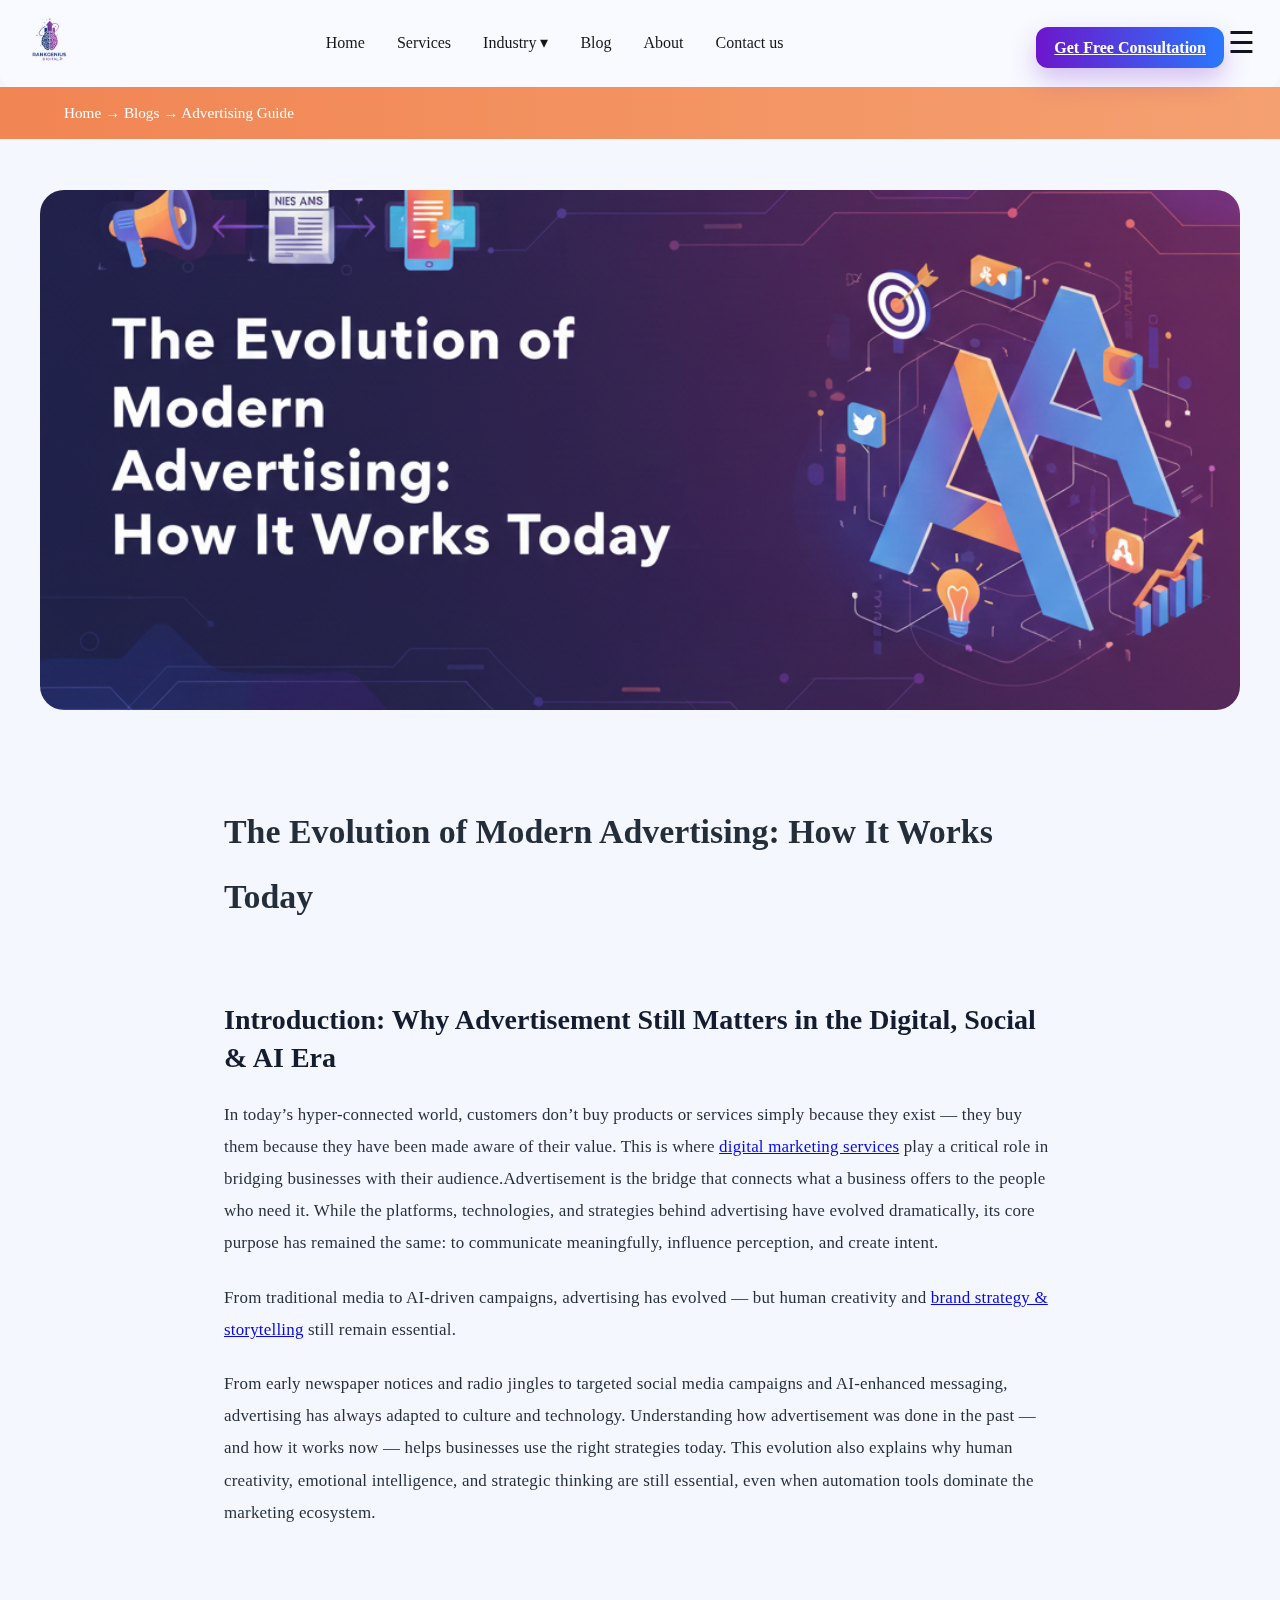
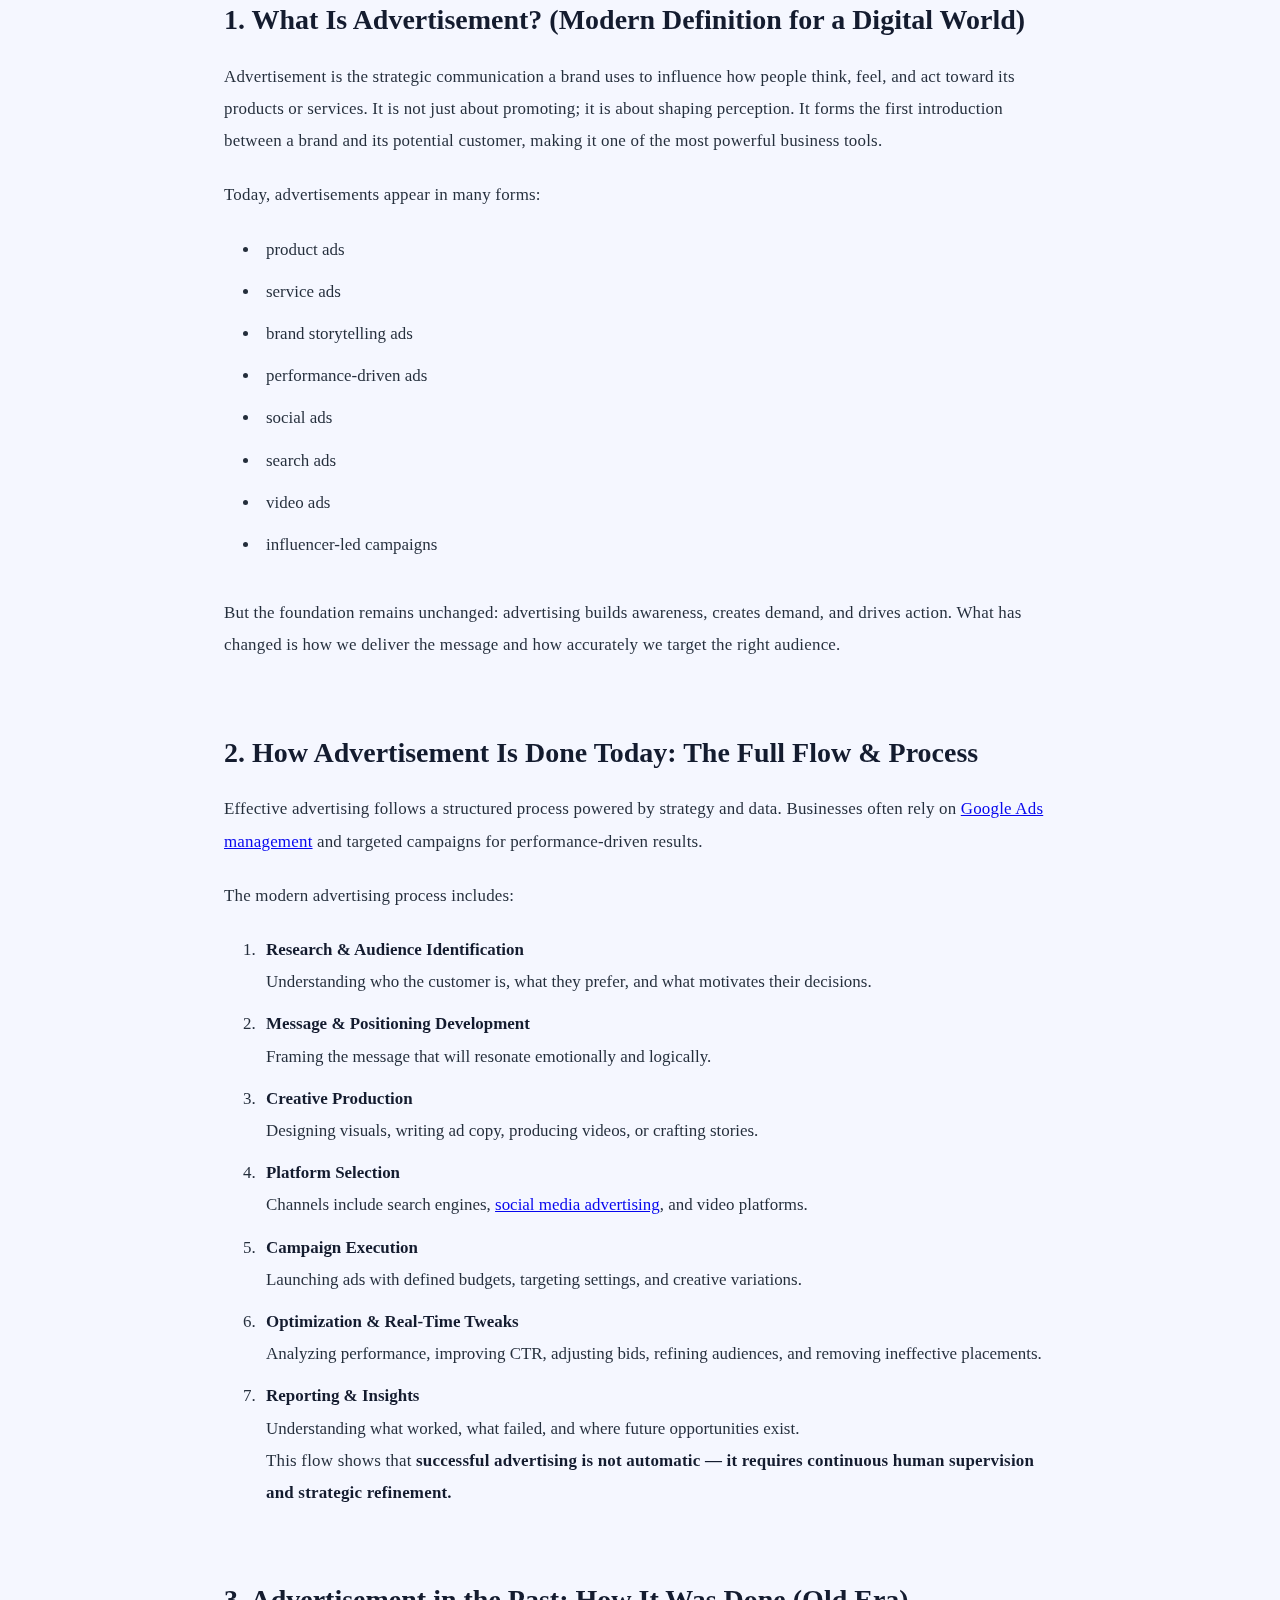
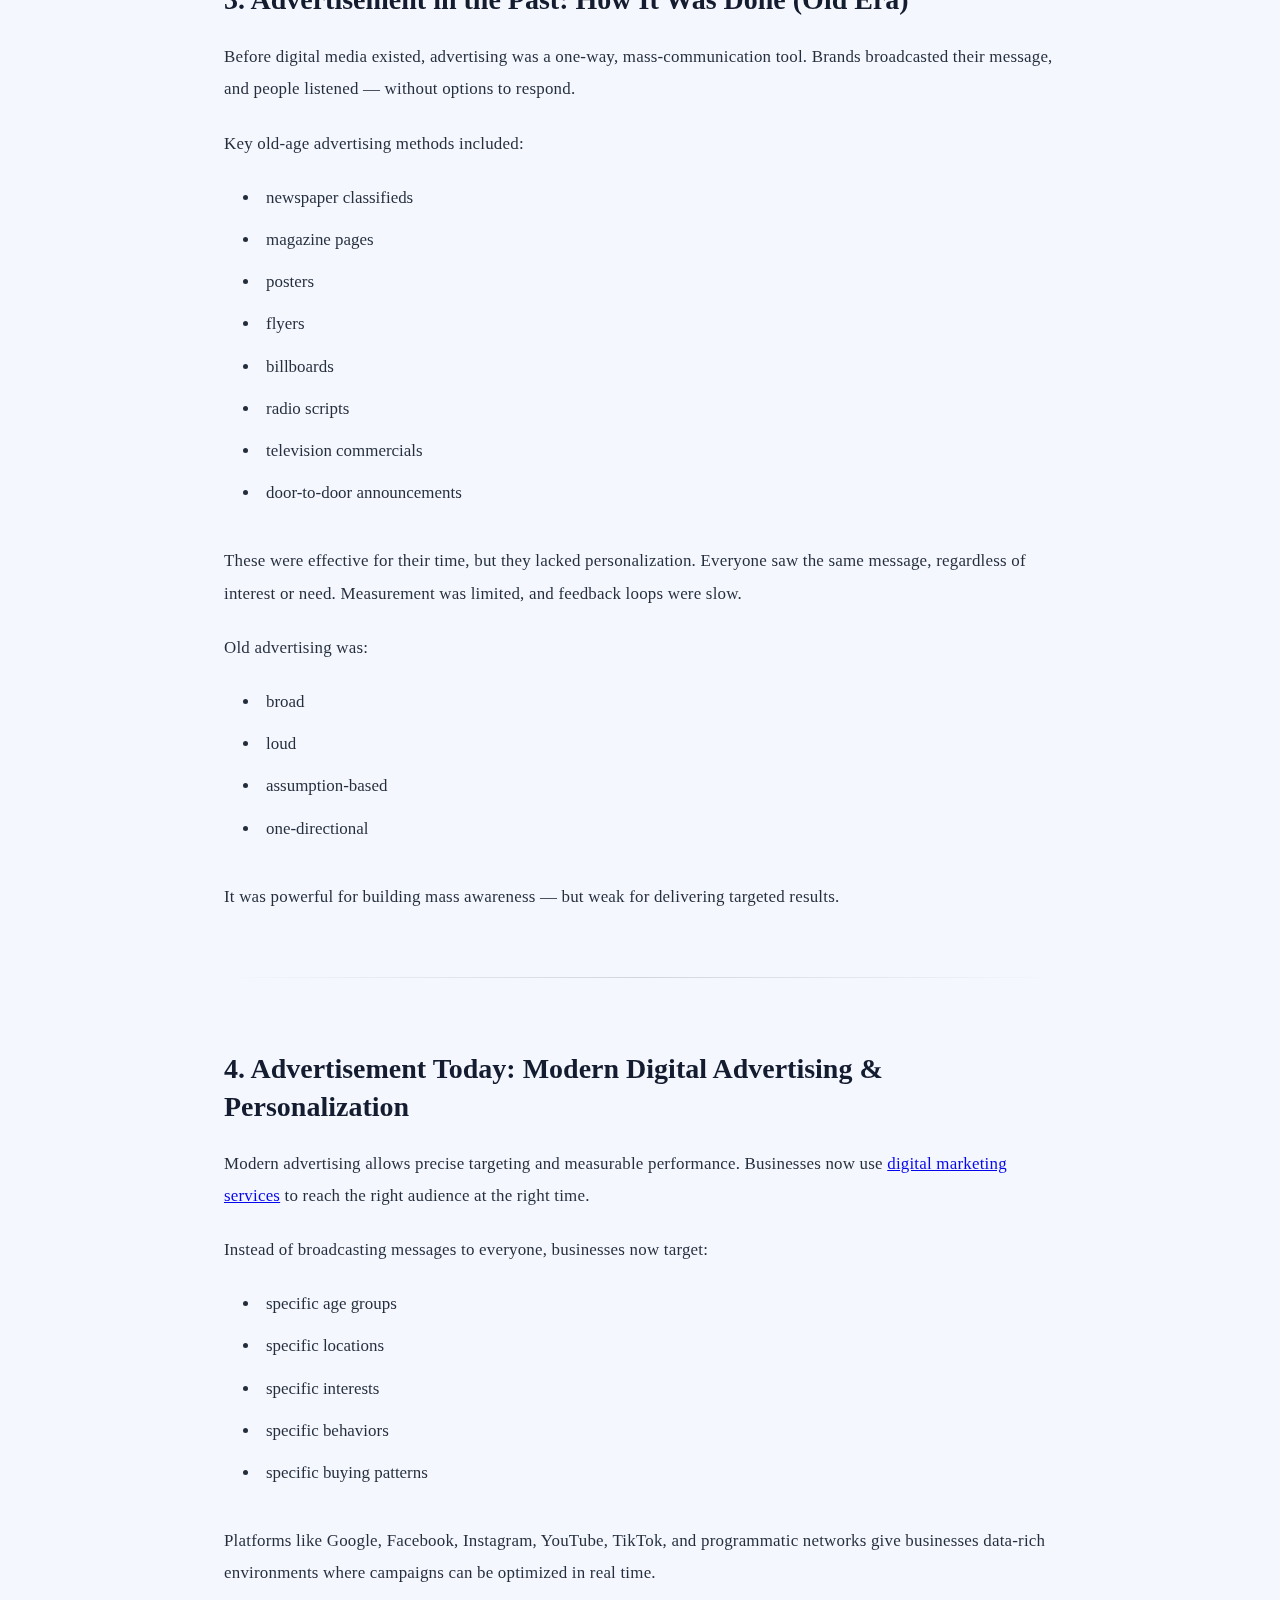
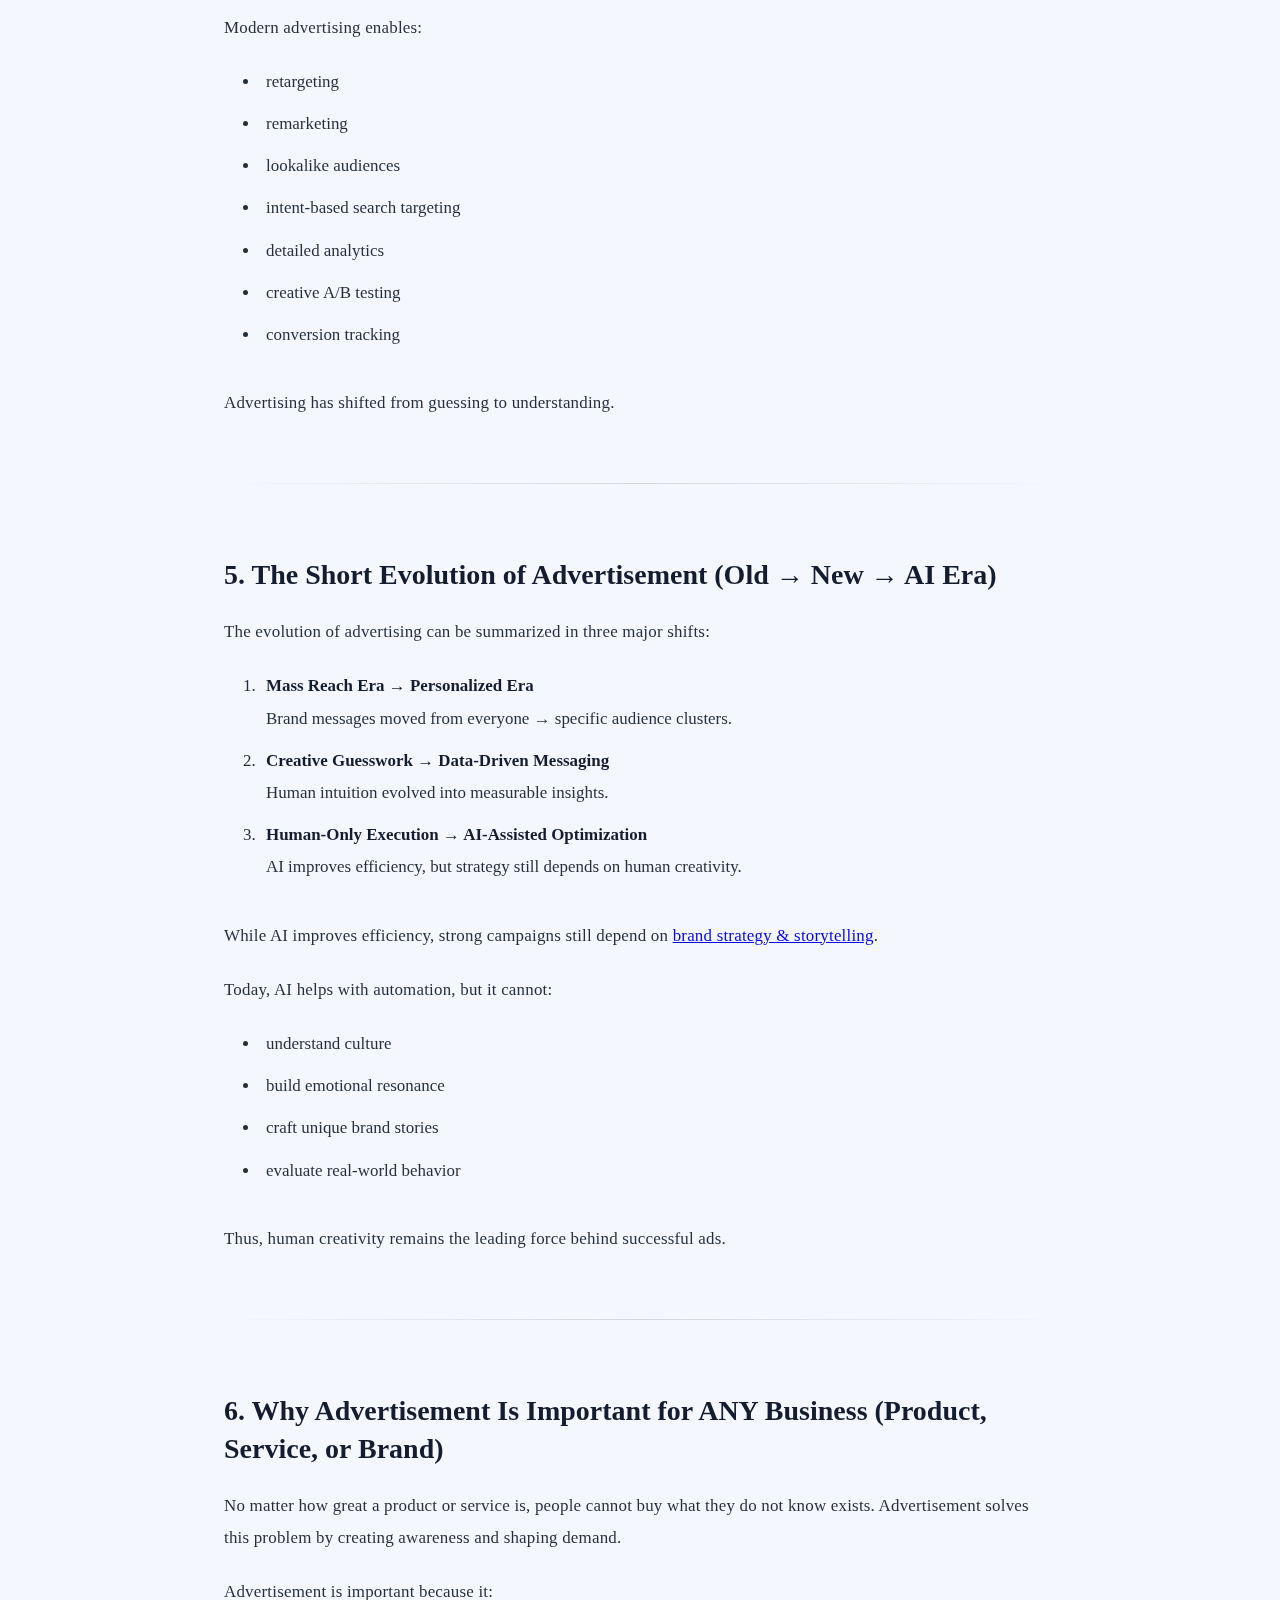
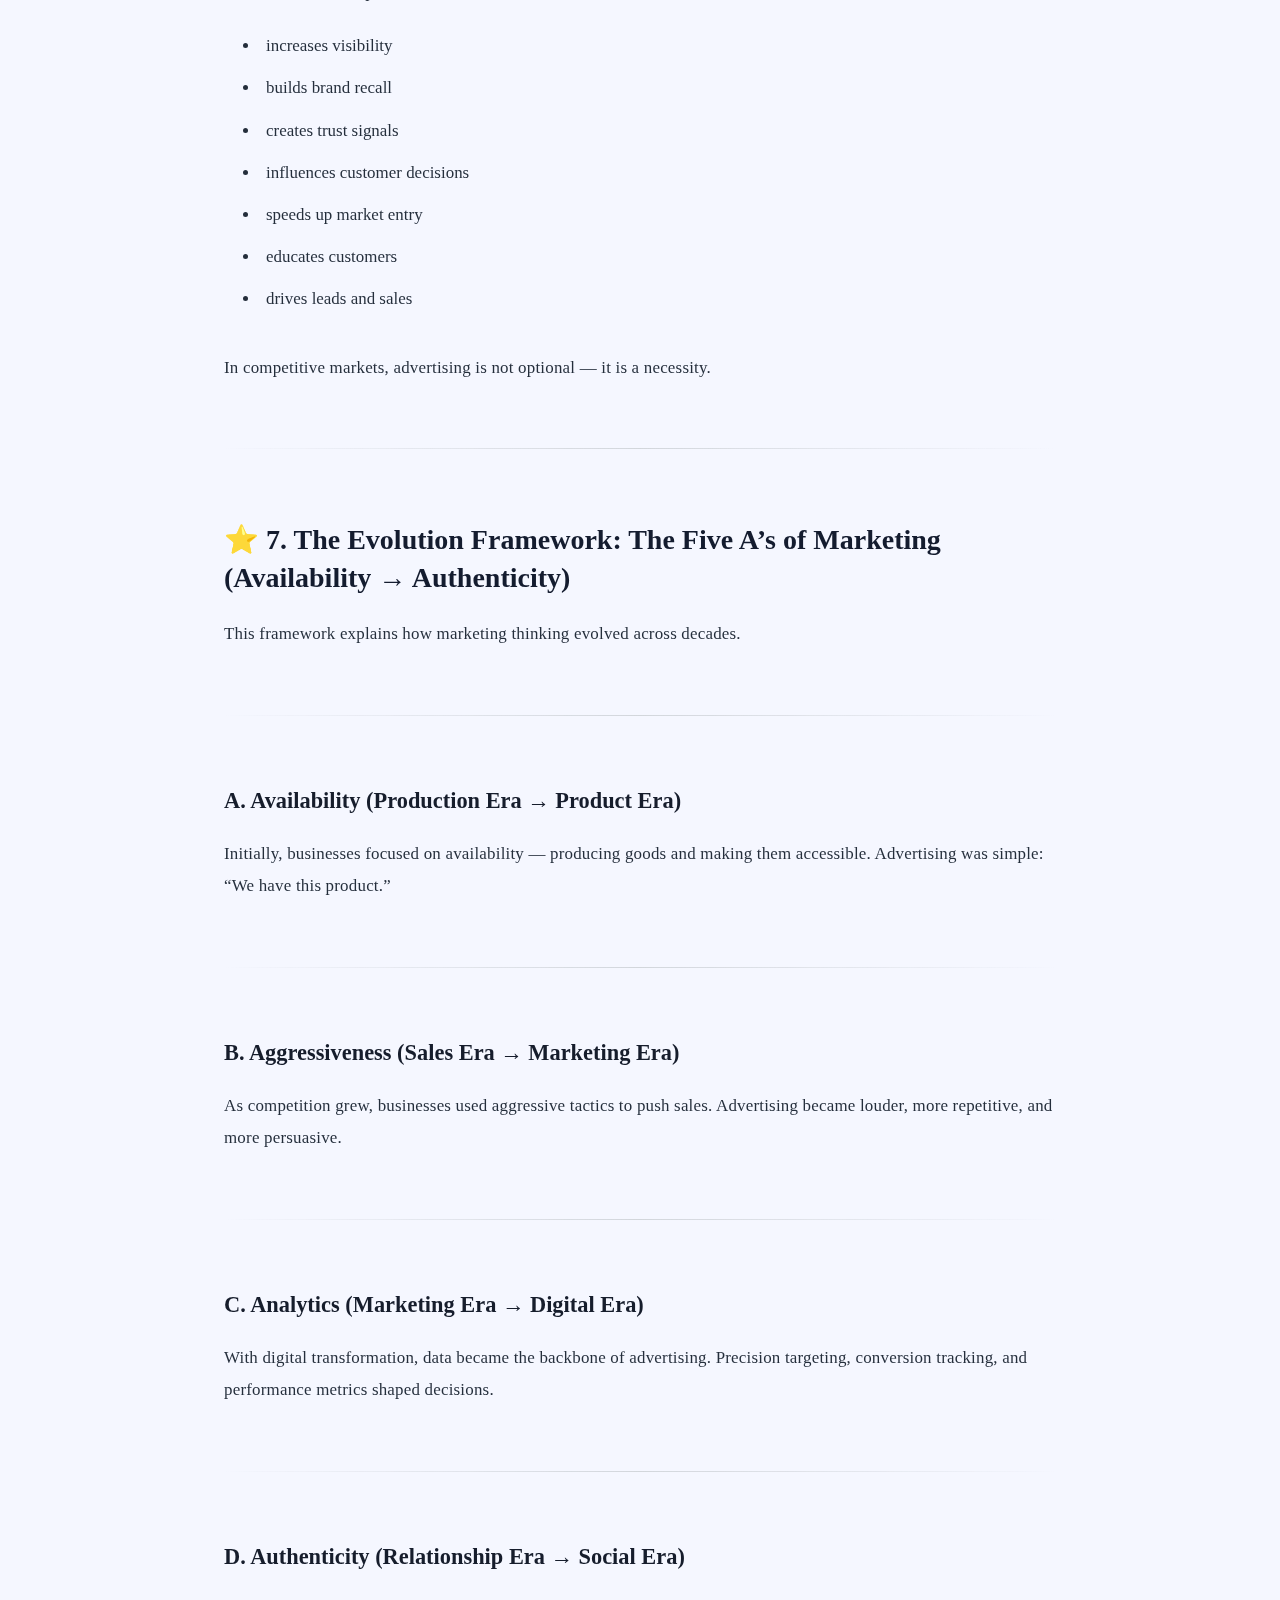
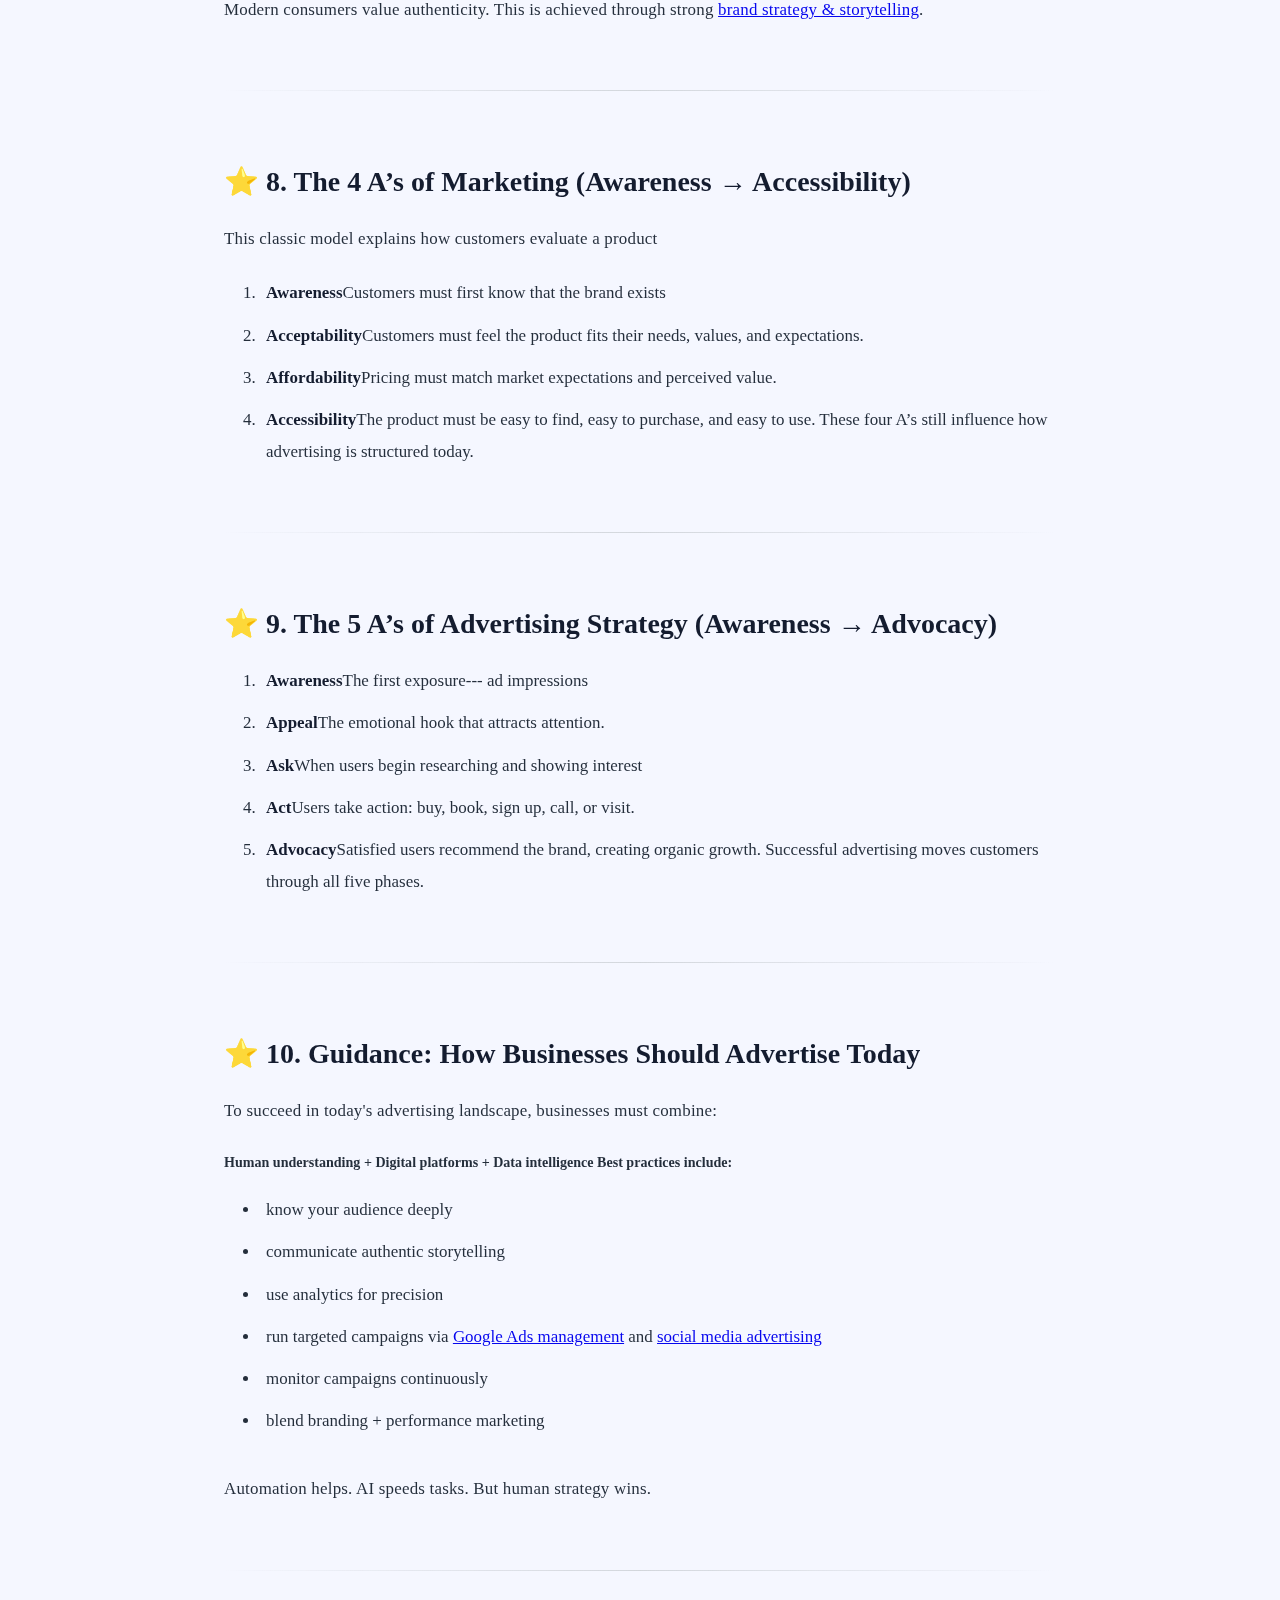
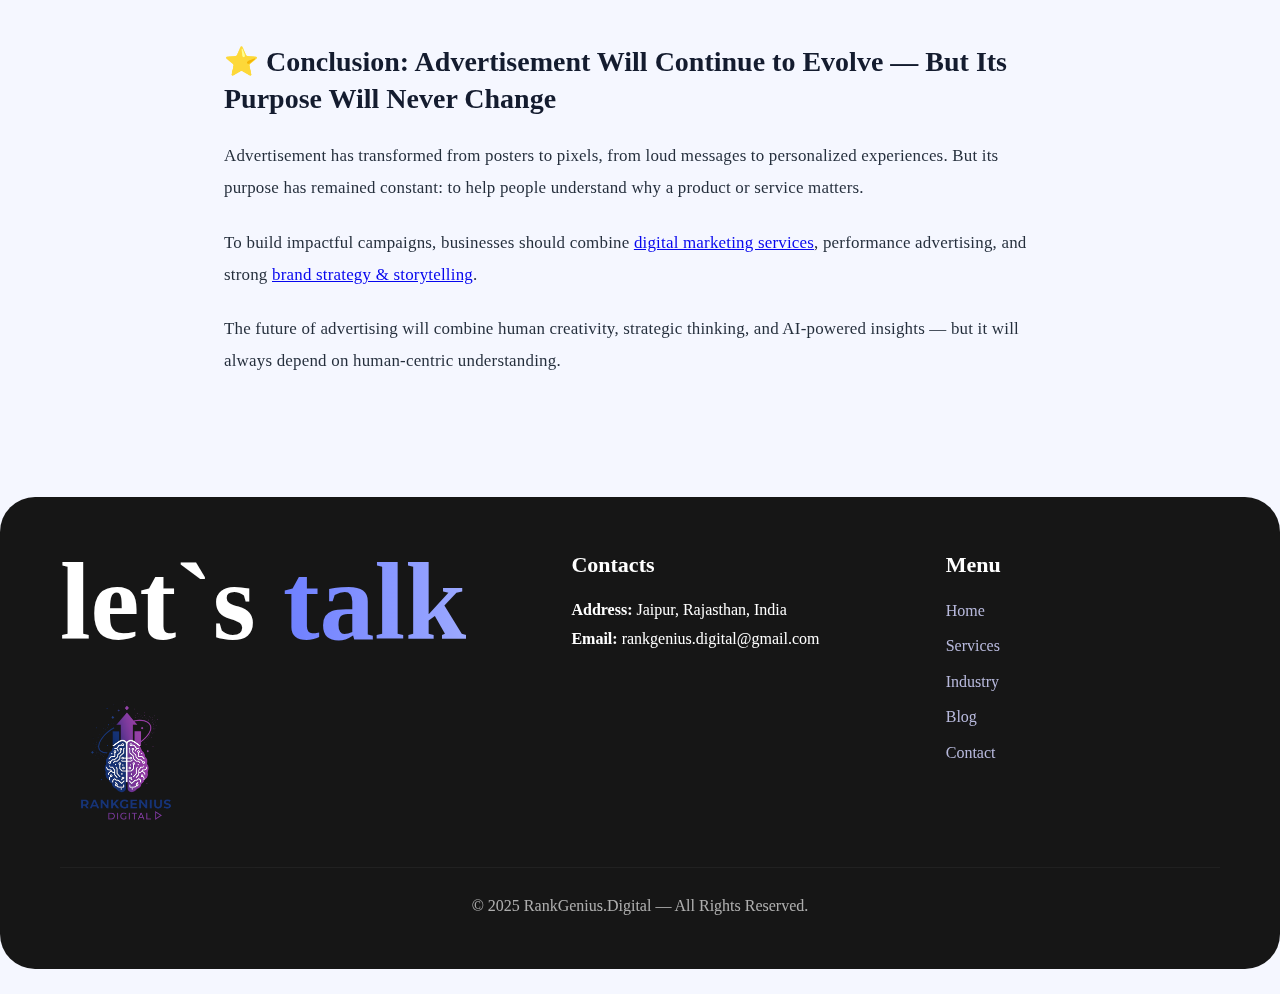
<file: blog6.html>
<!DOCTYPE html>
<html lang="en">

<head>
  <meta charset="UTF-8" />
  <meta name="viewport" content="width=device-width, initial-scale=1.0" />

  <!-- ⭐ META ELEMENTS -->
  <title>The Complete Guide to Advertisement: Evolution, Process & Modern Frameworks</title>

  <meta name="description"
    content="Learn what advertisement is, how it evolved, why it matters, and how the Five A’s, Four A’s, and modern advertising frameworks shape today’s marketing success." />

  <meta name="keywords"
    content="advertisement evolution, what is advertisement, 5 A’s marketing, 4 A’s model, advertising process, digital advertising vs old advertising, how ads work, why ads matter" />

  <link rel="stylesheet" href="styles1.css" />
</head>

<body>
  <!-- ================= HEADER (UNCHANGED) ================= -->
  <header class="nav-bar">
    <a href="index.html" class="logo">
      <img src="assets/logo.png" alt="RankGenius Digital Logo">
    </a>

    <nav id="navMenu">
      <ul>
        <li><a href="index.html">Home</a></li>
        <li><a href="services.html">Services</a></li>
        <li class="dropdown">
          <a href="#" class="drop-btn">Industry ▾</a>
          <ul class="dropdown-menu">
            <li><a href="we-serve.html">We Serve</a></li>
            <li><a href="packages.html">Packages</a></li>
          </ul>
        </li>
        <li><a href="blog.html" class="active">Blog</a></li>
        <li><a href="about.html">About</a></li>
        <li><a href="contact.html">Contact us</a></li>
      </ul>
    </nav>

    <div class="nav-actions">
      <a href="consultation.html" class="btn-accent">Get Free Consultation</a>
      <span id="menuToggle" class="mobile-menu-btn">☰</span>
    </div>
  </header>


  <!-- ================= BREADCRUMB ================= -->
  <div class="blog-breadcrumb-bar">
    <div class="breadcrumb-inner">
      Home <span>→</span> Blogs <span>→</span> Advertising Guide
    </div>
  </div>
<br>
<br>
  <!-- ================= HERO SECTION ================= -->
  <section class="blog-hero">
    <div class="blog-hero-inner">
      <img src="assets/blog/blog/blog6.png" class="blog-hero-img">
      <!--<div class="blog-hero-overlay"></div>
      <div class="blog-hero-content">-->
       
      </div>
    </div>
  </section>
  

  <!-- ================= BLOG CONTENT ================= -->
  <main class="blog-content">

    <h1>The Evolution of Modern Advertising: How It Works Today</h1>

    <h2>Introduction: Why Advertisement Still Matters in the Digital, Social & AI Era</h2>

    <p>
      In today’s hyper-connected world, customers don’t buy products or services simply because they exist — they buy
      them because they have been made aware of their value.  This is where 
      <a href="services.html">digital marketing services</a> 
      play a critical role in bridging businesses with their audience.Advertisement is the bridge that connects what a business
      offers to the people who need it. While the platforms, technologies, and strategies behind advertising have
      evolved dramatically, its core purpose has remained the same: to communicate meaningfully, influence perception,
      and create intent.
    </p>

    <p>
      From traditional media to AI-driven campaigns, advertising has evolved — but human creativity and 
      <a href="/brand-strategy">brand strategy & storytelling</a> 
      still remain essential.
    </p>

    <p>
      From early newspaper notices and radio jingles to targeted social media campaigns and AI-enhanced messaging,
      advertising has always adapted to culture and technology. Understanding how advertisement was done in the past —
      and how it works now — helps businesses use the right strategies today. This evolution also explains why human
      creativity, emotional intelligence, and strategic thinking are still essential, even when automation tools
      dominate the marketing ecosystem.
    </p>

    <h2>1. What Is Advertisement? (Modern Definition for a Digital World)</h2>

    <p>
      Advertisement is the strategic communication a brand uses to influence how people think, feel, and act toward its
      products or services. It is not just about promoting; it is about shaping perception. It forms the first
      introduction between a brand and its potential customer, making it one of the most powerful business tools.
    </p>

    <p>Today, advertisements appear in many forms:</p>

    <ul>
      <li>product ads</li>
      <li>service ads</li>
      <li>brand storytelling ads</li>
      <li>performance-driven ads</li>
      <li>social ads</li>
      <li>search ads</li>
      <li>video ads</li>
      <li>influencer-led campaigns</li>
    </ul>

    <p>
      But the foundation remains unchanged: advertising builds awareness, creates demand, and drives action. What has
      changed is how we deliver the message and how accurately we target the right audience.
    </p>

    <h2>2. How Advertisement Is Done Today: The Full Flow & Process</h2>

    <p>
      Effective advertising follows a structured process powered by strategy and data.
      Businesses often rely on 
      <a href="/google-ads-management">Google Ads management</a> 
      and targeted campaigns for performance-driven results.
    </p>
  

<p>The modern advertising process includes:</p>

<ol>
  <li>
    <strong>Research & Audience Identification</strong><br>
    Understanding who the customer is, what they prefer, and what motivates their decisions.
  </li>
  <li>
    <strong>Message & Positioning Development</strong><br>
    Framing the message that will resonate emotionally and logically.
  </li>
  <li>
    <strong>Creative Production</strong><br>
    Designing visuals, writing ad copy, producing videos, or crafting stories.
  </li>
  <li>
    <strong>Platform Selection</strong><br>
    Channels include search engines, 
    <a href="/social-media-advertising">social media advertising</a>, 
    and video platforms.
  </li>
  <li>
    <strong>Campaign Execution</strong><br>
    Launching ads with defined budgets, targeting settings, and creative variations.
  </li>
  <li>
    <strong>Optimization & Real-Time Tweaks</strong><br>
    Analyzing performance, improving CTR, adjusting bids, refining audiences, and removing ineffective placements.
  </li>
  <li>
    <strong>Reporting & Insights</strong><br>
    Understanding what worked, what failed, and where future opportunities exist.
    
    <p>This flow shows that <strong>successful advertising is not automatic — it requires continuous human supervision and strategic refinement.</strong></p>
  </li>
</ol>


<h2>3. Advertisement in the Past: How It Was Done (Old Era)</h2>

<p>
  Before digital media existed, advertising was a one-way, mass-communication tool.
  Brands broadcasted their message, and people listened — without options to respond.
</p>

<p>Key old-age advertising methods included:</p>

<ul>
  <li>newspaper classifieds</li>
  <li>magazine pages</li>
  <li>posters</li>
  <li>flyers</li>
  <li>billboards</li>
  <li>radio scripts</li>
  <li>television commercials</li>
  <li>door-to-door announcements</li>
</ul>

<p>
  These were effective for their time, but they lacked personalization.
  Everyone saw the same message, regardless of interest or need.
  Measurement was limited, and feedback loops were slow.
</p>

<p>Old advertising was:</p>

<ul>
  <li>broad</li>
  <li>loud</li>
  <li>assumption-based</li>
  <li>one-directional</li>
</ul>

<p>
  It was powerful for building mass awareness — but weak for delivering targeted results.
</p>

<hr>

<h2>4. Advertisement Today: Modern Digital Advertising & Personalization</h2>

<p>
  Modern advertising allows precise targeting and measurable performance.
  Businesses now use 
  <a href="services.html">digital marketing services</a> 
  to reach the right audience at the right time.
</p>

<p>Instead of broadcasting messages to everyone, businesses now target:</p>

<ul>
  <li>specific age groups</li>
  <li>specific locations</li>
  <li>specific interests</li>
  <li>specific behaviors</li>
  <li>specific buying patterns</li>
</ul>

<p>
  Platforms like Google, Facebook, Instagram, YouTube, TikTok, and programmatic networks
  give businesses data-rich environments where campaigns can be optimized in real time.
</p>

<p>Modern advertising enables:</p>

<ul>
  <li>retargeting</li>
  <li>remarketing</li>
  <li>lookalike audiences</li>
  <li>intent-based search targeting</li>
  <li>detailed analytics</li>
  <li>creative A/B testing</li>
  <li>conversion tracking</li>
</ul>

<p>Advertising has shifted from guessing to understanding.</p>

<hr>

<h2>5. The Short Evolution of Advertisement (Old → New → AI Era)</h2>

<p>The evolution of advertising can be summarized in three major shifts:</p>

<ol>
  <li>
    <strong>Mass Reach Era → Personalized Era</strong><br>
    Brand messages moved from everyone → specific audience clusters.
  </li>
  <li>
    <strong>Creative Guesswork → Data-Driven Messaging</strong><br>
    Human intuition evolved into measurable insights.
  </li>
  <li>
    <strong>Human-Only Execution → AI-Assisted Optimization</strong><br>
    AI improves efficiency, but strategy still depends on human creativity.
  </li>
</ol>

<p>
  While AI improves efficiency, strong campaigns still depend on 
  <a href="/brand-strategy">brand strategy & storytelling</a>.
</p>

<p>Today, AI helps with automation, but it cannot:</p>

<ul>
  <li>understand culture</li>
  <li>build emotional resonance</li>
  <li>craft unique brand stories</li>
  <li>evaluate real-world behavior</li>
</ul>

<p>
  Thus, human creativity remains the leading force behind successful ads.
</p>

<hr>

<h2>6. Why Advertisement Is Important for ANY Business (Product, Service, or Brand)</h2>

<p>
  No matter how great a product or service is, people cannot buy what they do not know exists.
  Advertisement solves this problem by creating awareness and shaping demand.
</p>

<p>Advertisement is important because it:</p>

<ul>
  <li>increases visibility</li>
  <li>builds brand recall</li>
  <li>creates trust signals</li>
  <li>influences customer decisions</li>
  <li>speeds up market entry</li>
  <li>educates customers</li>
  <li>drives leads and sales</li>
</ul>

<p>
  In competitive markets, advertising is not optional — it is a necessity.
</p>

<hr>

<h2>⭐ 7. The Evolution Framework: The Five A’s of Marketing (Availability → Authenticity)</h2>

<p>This framework explains how marketing thinking evolved across decades.</p>

<hr>

<h3>A. Availability (Production Era → Product Era)</h3>

<p>
  Initially, businesses focused on availability — producing goods and making them accessible.
  Advertising was simple: “We have this product.”
</p>

<hr>

<h3>B. Aggressiveness (Sales Era → Marketing Era)</h3>

<p>
  As competition grew, businesses used aggressive tactics to push sales.
  Advertising became louder, more repetitive, and more persuasive.
</p>

<hr>

<h3>C. Analytics (Marketing Era → Digital Era)</h3>

<p>
  With digital transformation, data became the backbone of advertising.
  Precision targeting, conversion tracking, and performance metrics shaped decisions.
</p>

<hr>

<h3>D. Authenticity (Relationship Era → Social Era)</h3>

<p>
  Modern consumers value authenticity. This is achieved through strong 
  <a href="/brand-strategy">brand strategy & storytelling</a>.
</p>

<hr>

<h2>⭐ 8. The 4 A’s of Marketing (Awareness → Accessibility)</h2>

<p>This classic model explains how customers evaluate a product</p>

<ol>
  <li><strong>Awareness</strong>Customers must first know that the brand exists</li>
  <li><strong>Acceptability</strong>Customers must feel the product fits their needs, values, and expectations.</li>
  <li><strong>Affordability</strong>Pricing must match market expectations and perceived value.</li>
  <li><strong>Accessibility</strong>The product must be easy to find, easy to purchase, and easy to use. These four A’s still influence how advertising is structured today.</li>
</ol>

<hr>

<h2>⭐ 9. The 5 A’s of Advertising Strategy (Awareness → Advocacy)</h2>

<ol>
  <li><strong>Awareness</strong>The first exposure--- ad impressions</li>
  <li><strong>Appeal</strong>The emotional hook that attracts attention.</li>
  <li><strong>Ask</strong>When users begin researching and showing interest</li>
  <li><strong>Act</strong>Users take action: buy, book, sign up, call, or visit.</li>
  <li><strong>Advocacy</strong>Satisfied users recommend the brand, creating organic growth. Successful advertising moves customers through all five phases.</li>
</ol>

<hr>

<h2>⭐ 10. Guidance: How Businesses Should Advertise Today</h2>

<p>To succeed in today's advertising landscape, businesses must combine:</p>
<h5>Human understanding + Digital platforms + Data intelligence
  Best practices include:
  </h5>
<ul>
  <li>know your audience deeply</li>
  <li>communicate authentic storytelling</li>
  <li>use analytics for precision</li>
  <li> run targeted campaigns via 
    <a href="/google-ads-management">Google Ads management</a> 
    and 
    <a href="/social-media-advertising">social media advertising</a></li>
  <li>monitor campaigns continuously</li>
  <li>blend branding + performance marketing</li>
</ul>

<p>
  Automation helps. AI speeds tasks. But human strategy wins.
</p>

<hr>

<h2>⭐ Conclusion: Advertisement Will Continue to Evolve — But Its Purpose Will Never Change</h2>

<p>
  Advertisement has transformed from posters to pixels, from loud messages to personalized experiences.
  But its purpose has remained constant: to help people understand why a product or service matters.
</p>

<p>
  To build impactful campaigns, businesses should combine 
    <a href="services.html">digital marketing services</a>, 
    performance advertising, and strong 
    <a href="/brand-strategy">brand strategy & storytelling</a>.
</p>

<p>
  The future of advertising will combine human creativity, strategic thinking, and AI-powered insights —
  but it will always depend on human-centric understanding.
</p>

  </main>

  <style>
    /* =====================================================
   BLOG PAGE – PREMIUM LONG FORM LAYOUT
   For Advertisement Guide (Blog 6)
===================================================== */

/* ---------- Breadcrumb ---------- */
.blog-breadcrumb-bar {
  width: 100%;
  background: linear-gradient(90deg, #f1834f, #f59e6e);
  color: #fff;
  font-size: 0.95rem;
}

.blog-breadcrumb-bar .breadcrumb-inner {
  max-width: 1200px;
  margin: 0 auto;
  padding: 14px 24px;
  font-weight: 500;
}

/* ---------- HERO SECTION ---------- */
.blog-hero {
  position: relative;
  width: 100%;
  display: flex;
  justify-content: center;     /* ✅ center horizontally */
  margin-bottom: 90px;
}

/* Container to control horizontal size */
.blog-hero-inner {
  position: relative;
  width: 100%;
  max-width: 1200px;           /* 🔥 CONTROL WIDTH HERE */
  height: clamp(380px, 42vw, 520px);
  overflow: hidden;
  border-radius: 24px;         /* premium look */
}

/* Image */
.blog-hero-img {
  width: 100%;
  height: 100%;
  object-fit: cover;
  display: block;
}
/* Overlay */
.blog-hero-overlay {
  position: absolute;
  inset: 0;
  background: linear-gradient(
    120deg,
    rgba(6, 10, 30, 0.85),
    rgba(20, 30, 90, 0.75)
  );
  z-index: 1;
}
/* Hero Title */
.blog-hero-content {
  position: absolute;
  inset: 0;
  z-index: 2;
  display: flex;
  align-items: center;
  justify-content: center;
  text-align: center;
  padding: 0 24px;
}

.blog-hero-content h1 {
  max-width: 900px;
  font-size: clamp(1.8rem, 3vw, 2.6rem);
  line-height: 1.25;
  color: #fff;
  font-weight: 700;
}

/* ---------- MAIN BLOG CONTENT ---------- */
.blog-content {
  max-width: 880px;              /* 🔥 readable width */
  margin: 90px auto 120px;
  padding: 0 24px;

  font-family: "Times New Roman", serif;
  font-size: 1.06rem;
  line-height: 1.9;
  color: #1f2937;
}

/* ---------- HEADINGS ---------- */
.blog-content h2 {
  margin: 72px 0 22px;
  font-size: 1.75rem;
  line-height: 1.35;
  font-weight: 700;
  color: #0f172a;
}

.blog-content h3 {
  margin: 56px 0 16px;
  font-size: 1.4rem;
  font-weight: 700;
  color: #111827;
}

.blog-content h4 {
  margin: 40px 0 14px;
  font-size: 1.2rem;
  font-weight: 600;
  color: #1e293b;
}

/* ---------- PARAGRAPHS ---------- */
.blog-content p {
  margin-bottom: 22px;
  letter-spacing: 0.2px;
}

/* ---------- LISTS ---------- */
.blog-content ul,
.blog-content ol {
  margin: 18px 0 36px 26px;
  padding-left: 10px;
}

.blog-content li {
  margin-bottom: 10px;
  padding-left: 6px;
}

/* Ordered list emphasis */
.blog-content ol li strong {
  font-weight: 700;
}

/* ---------- HR SEPARATORS ---------- */
.blog-content hr {
  border: none;
  height: 1px;
  background: linear-gradient(
    to right,
    transparent,
    #d1d5db,
    transparent
  );
  margin: 64px 0;
}

/* ---------- STRONG TEXT ---------- */
.blog-content strong {
  color: #0f172a;
}

/* ---------- MOBILE OPTIMIZATION ---------- */
@media (max-width: 768px) {
  .blog-hero {
    height: 280px;
  }

  .blog-hero-content {
    padding: 40px 18px;
  }

  .blog-hero-content h1 {
    font-size: 1.8rem;
  }

  .blog-content {
    margin: 70px auto 90px;
    padding: 0 18px;
    font-size: 1rem;
    line-height: 1.75;
  }

  .blog-content h2 {
    font-size: 1.5rem;
  }

  .blog-content h3 {
    font-size: 1.25rem;
  }
}

  </style>

  <!-- ================= FOOTER (UNCHANGED) ================= -->
  <footer class="dark-footer">
    <div class="footer-inner">
      <div class="footer-left">
        <h1 class="footer-title">let`s <span>talk</span></h1>
        <img src="assets/logo.png" class="footer-logo">
      </div>

      <div class="footer-contact">
        <h3>Contacts</h3>
        <p><strong>Address:</strong> Jaipur, Rajasthan, India</p>
        <p><strong>Email:</strong> rankgenius.digital@gmail.com</p>
      </div>

      <div class="footer-menu">
        <h3>Menu</h3>
        <a href="index.html">Home</a>
        <a href="services.html">Services</a>
        <a href="we-serve.html">Industry</a>
        <a href="blog.html">Blog</a>
        <a href="contact.html">Contact</a>
      </div>
    </div>

    <div class="footer-bottom">
      © 2025 RankGenius.Digital — All Rights Reserved.
    </div>
  </footer>

  <script src="script.js"></script>
  <script src="mobile.js"></script>

</body>

</html>
</file>
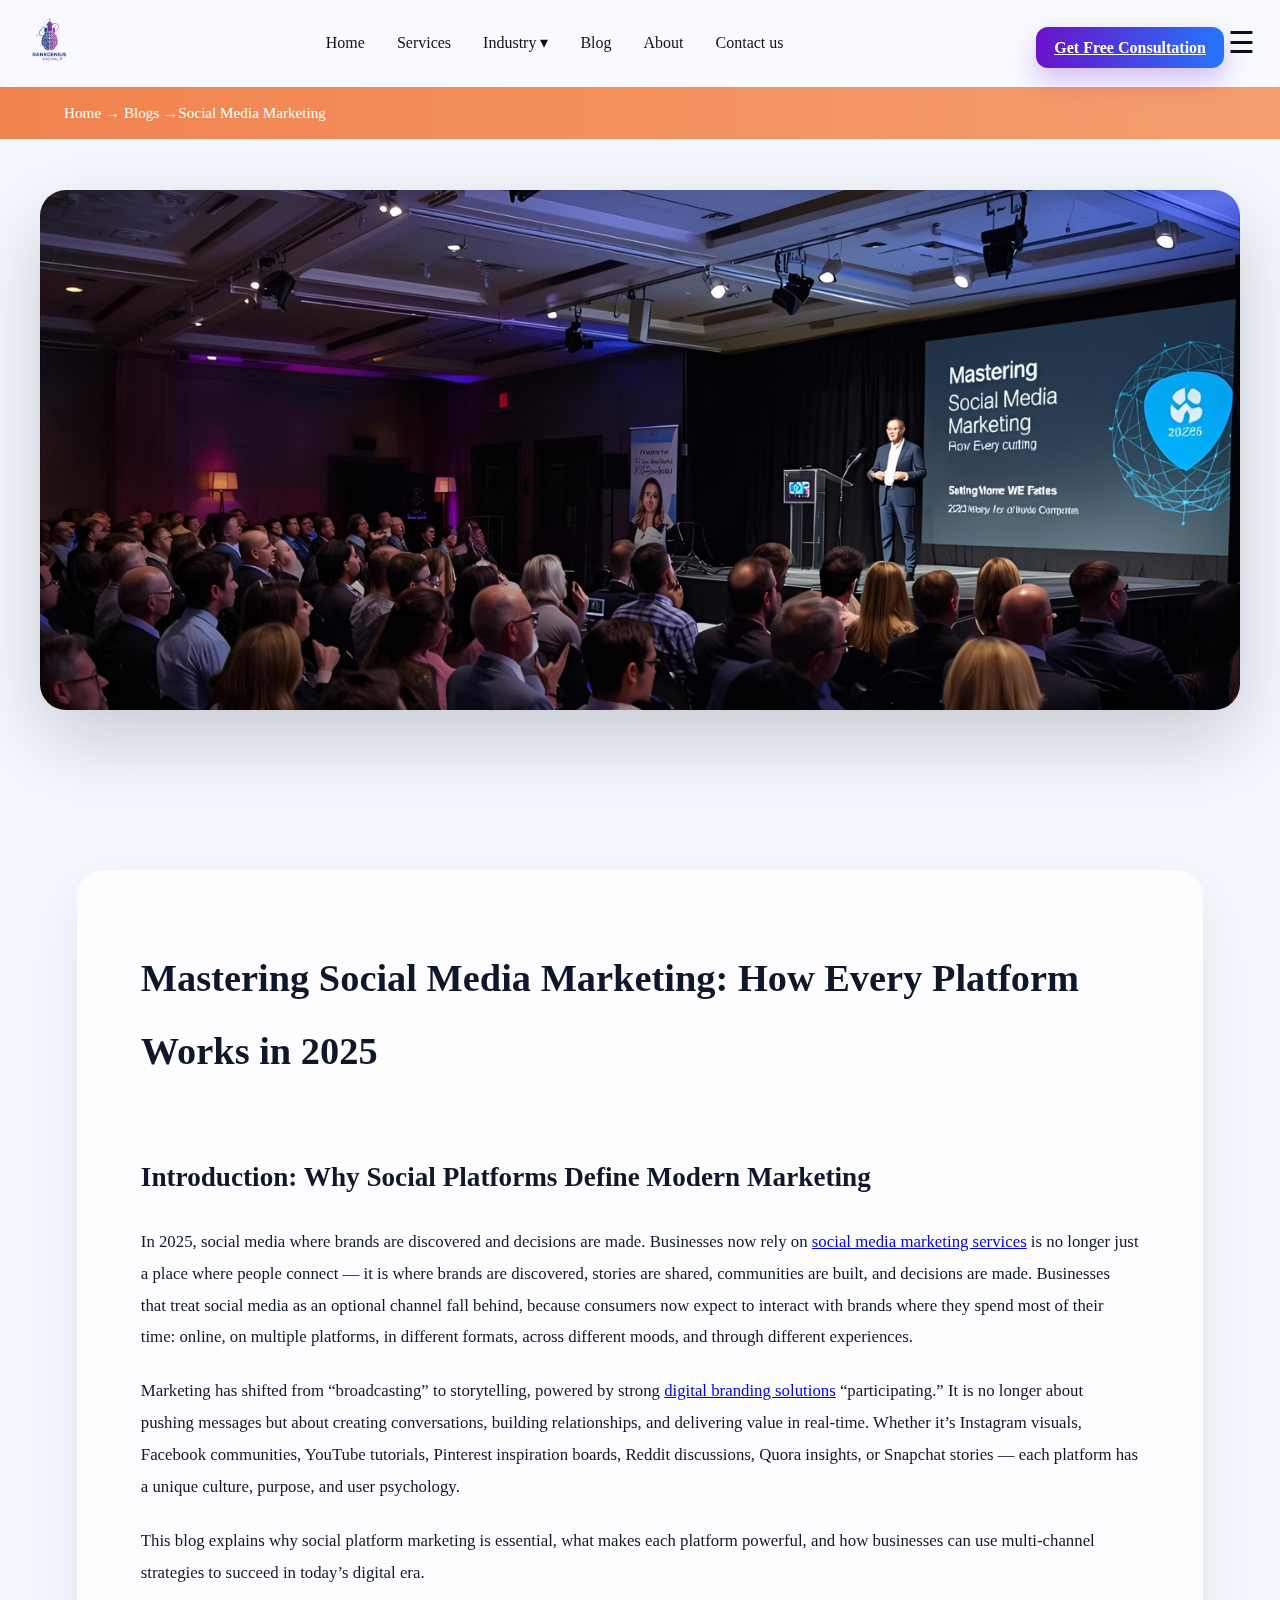
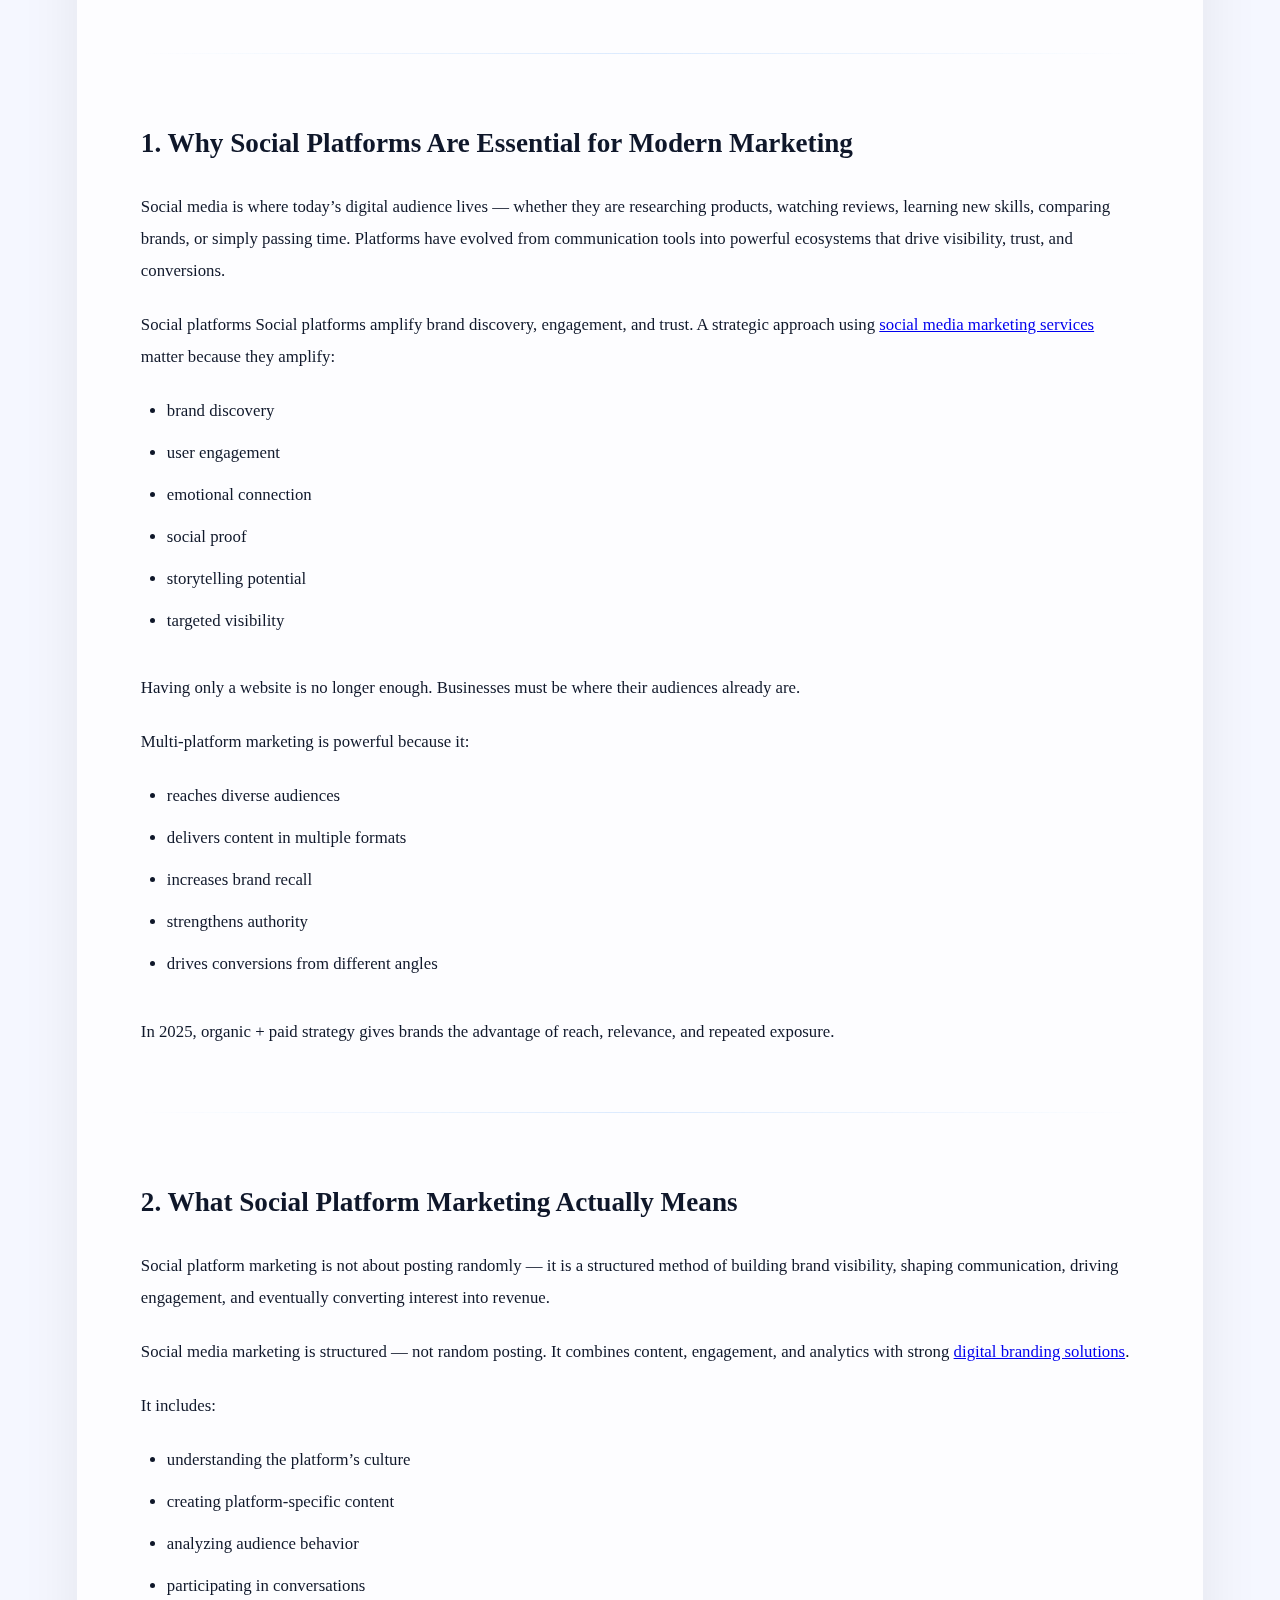
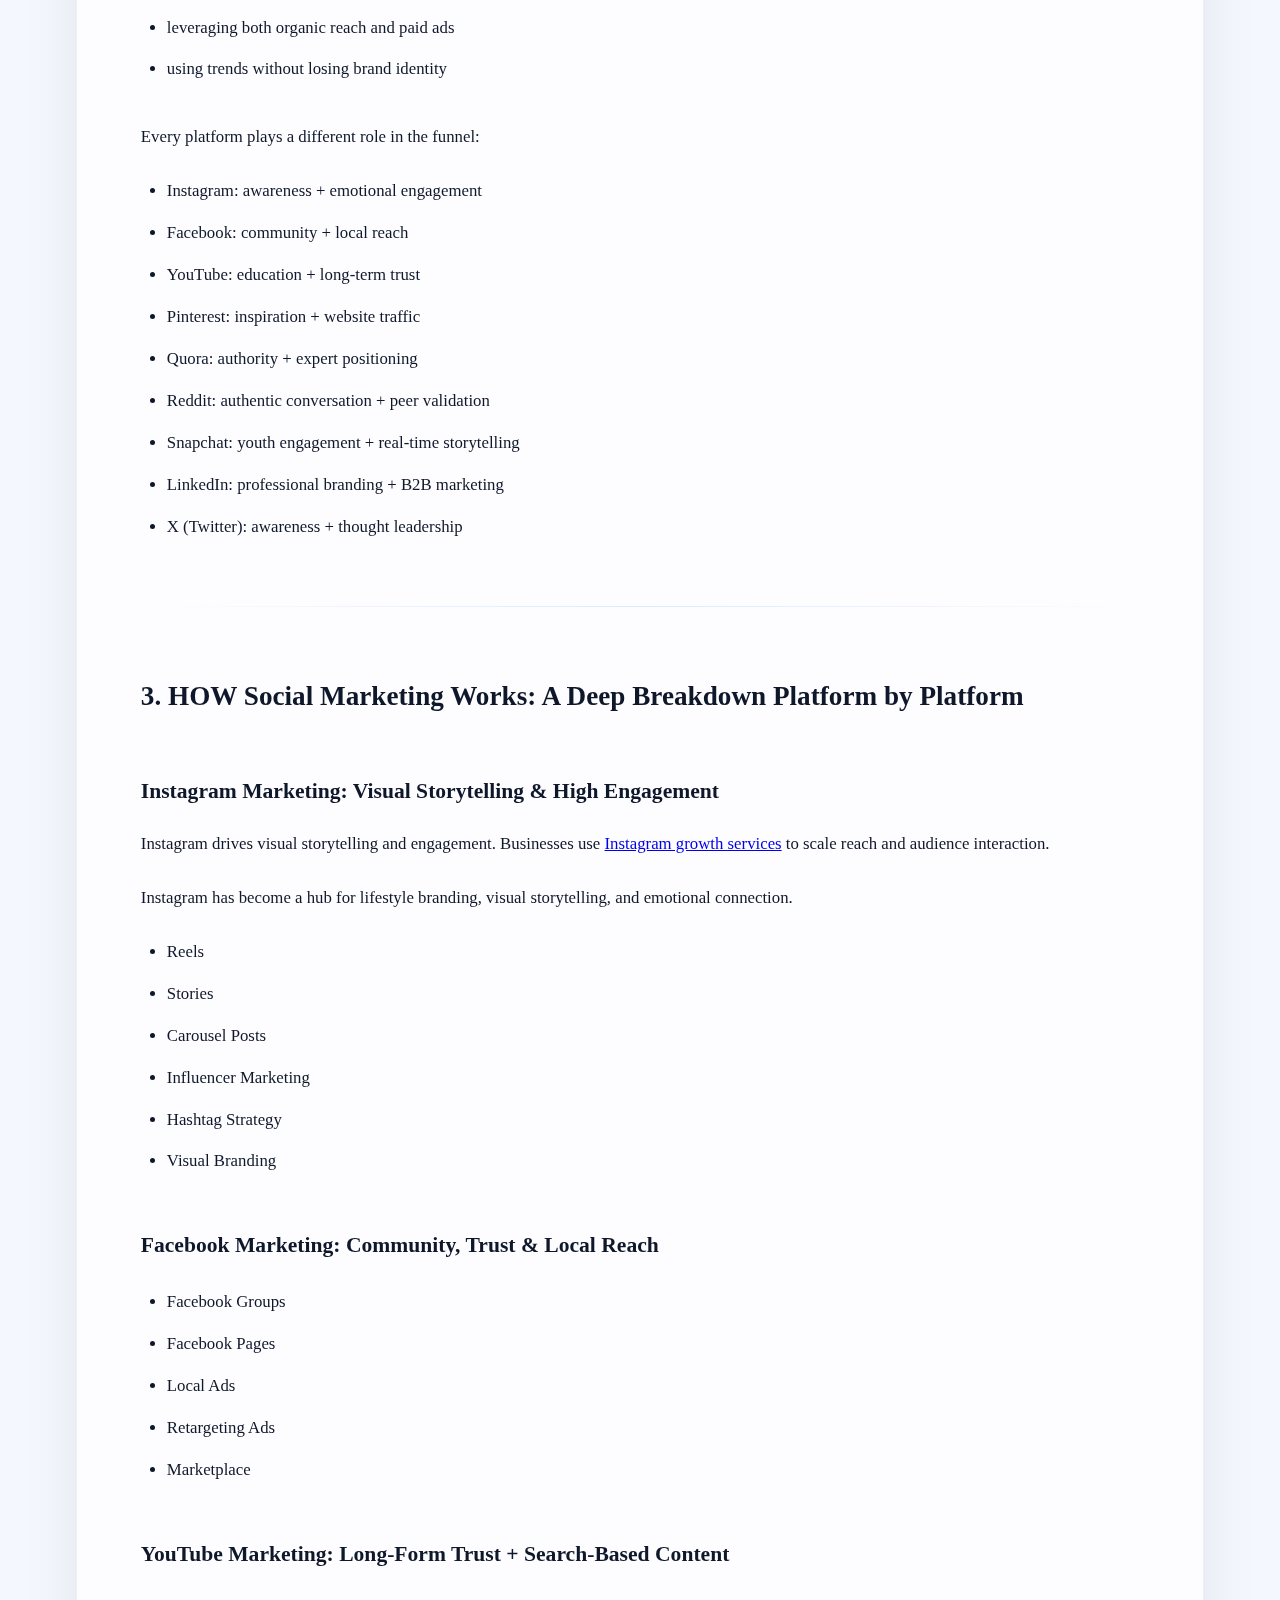
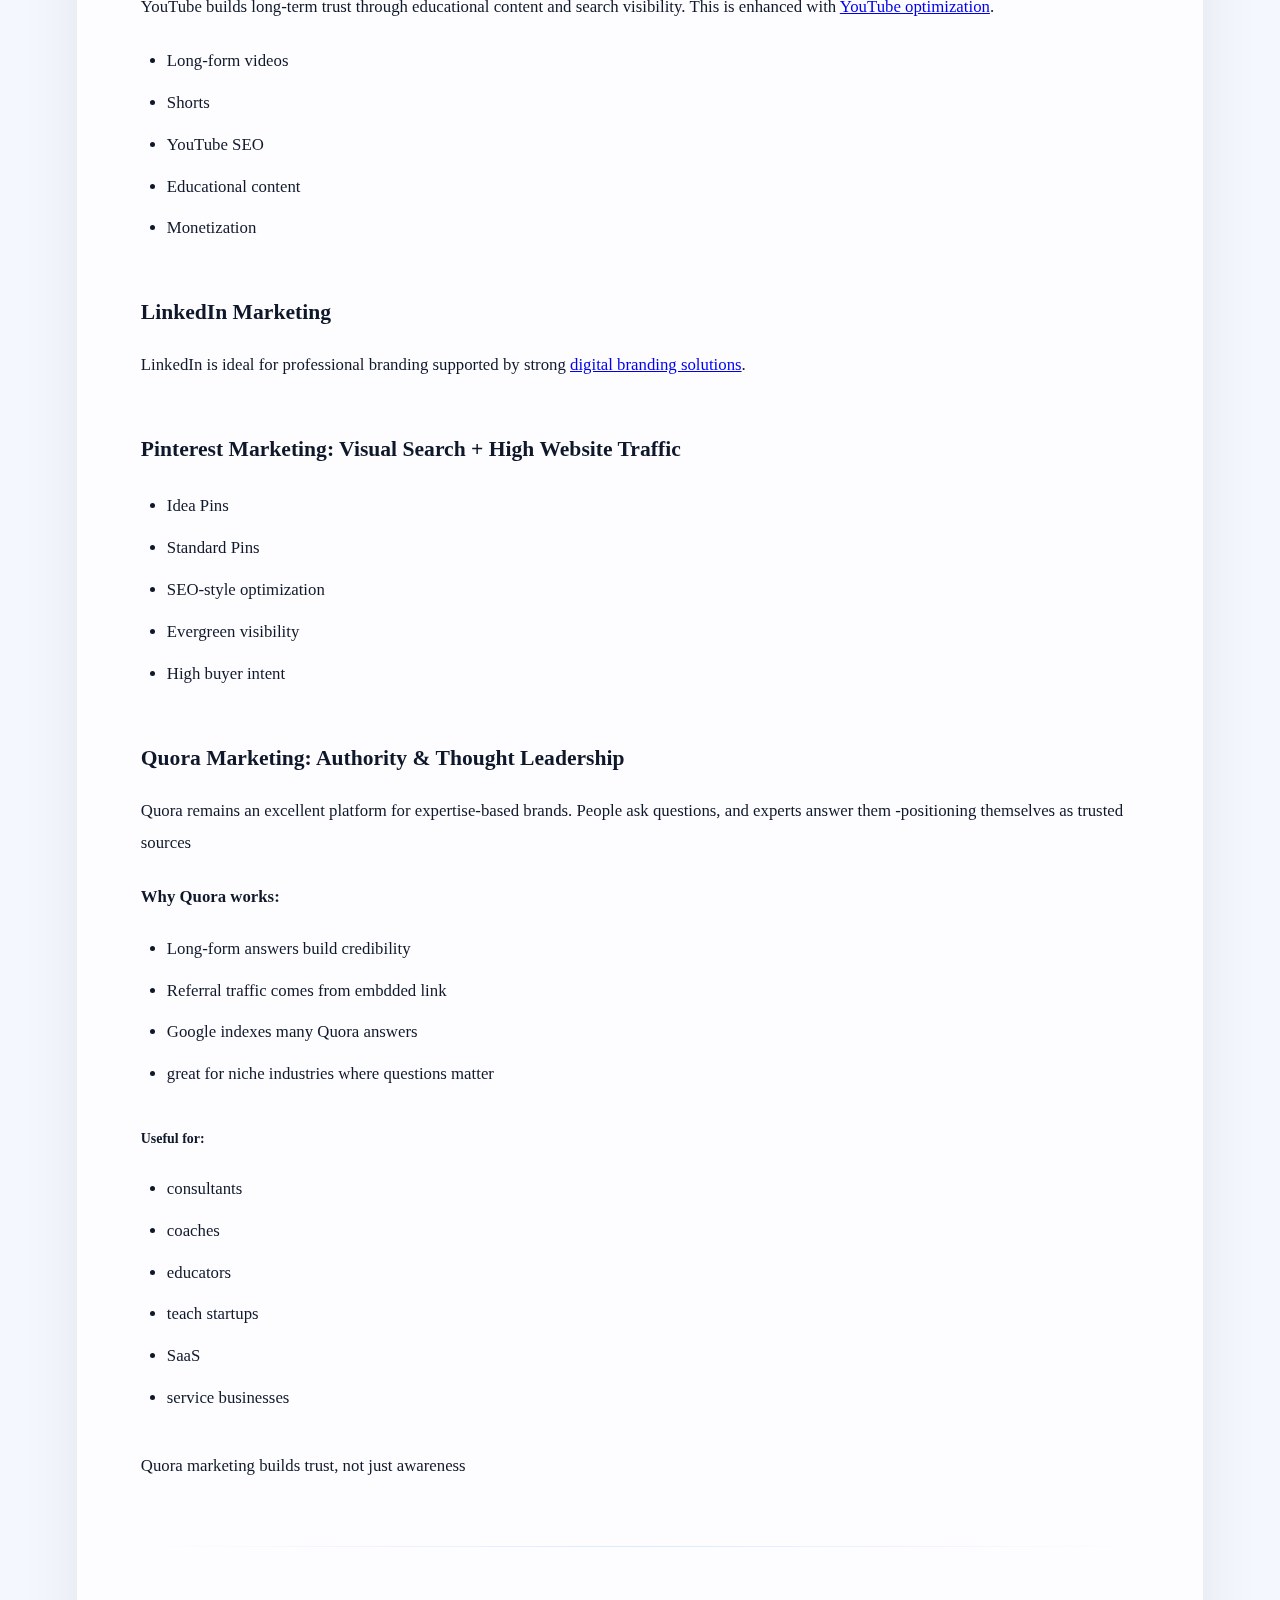
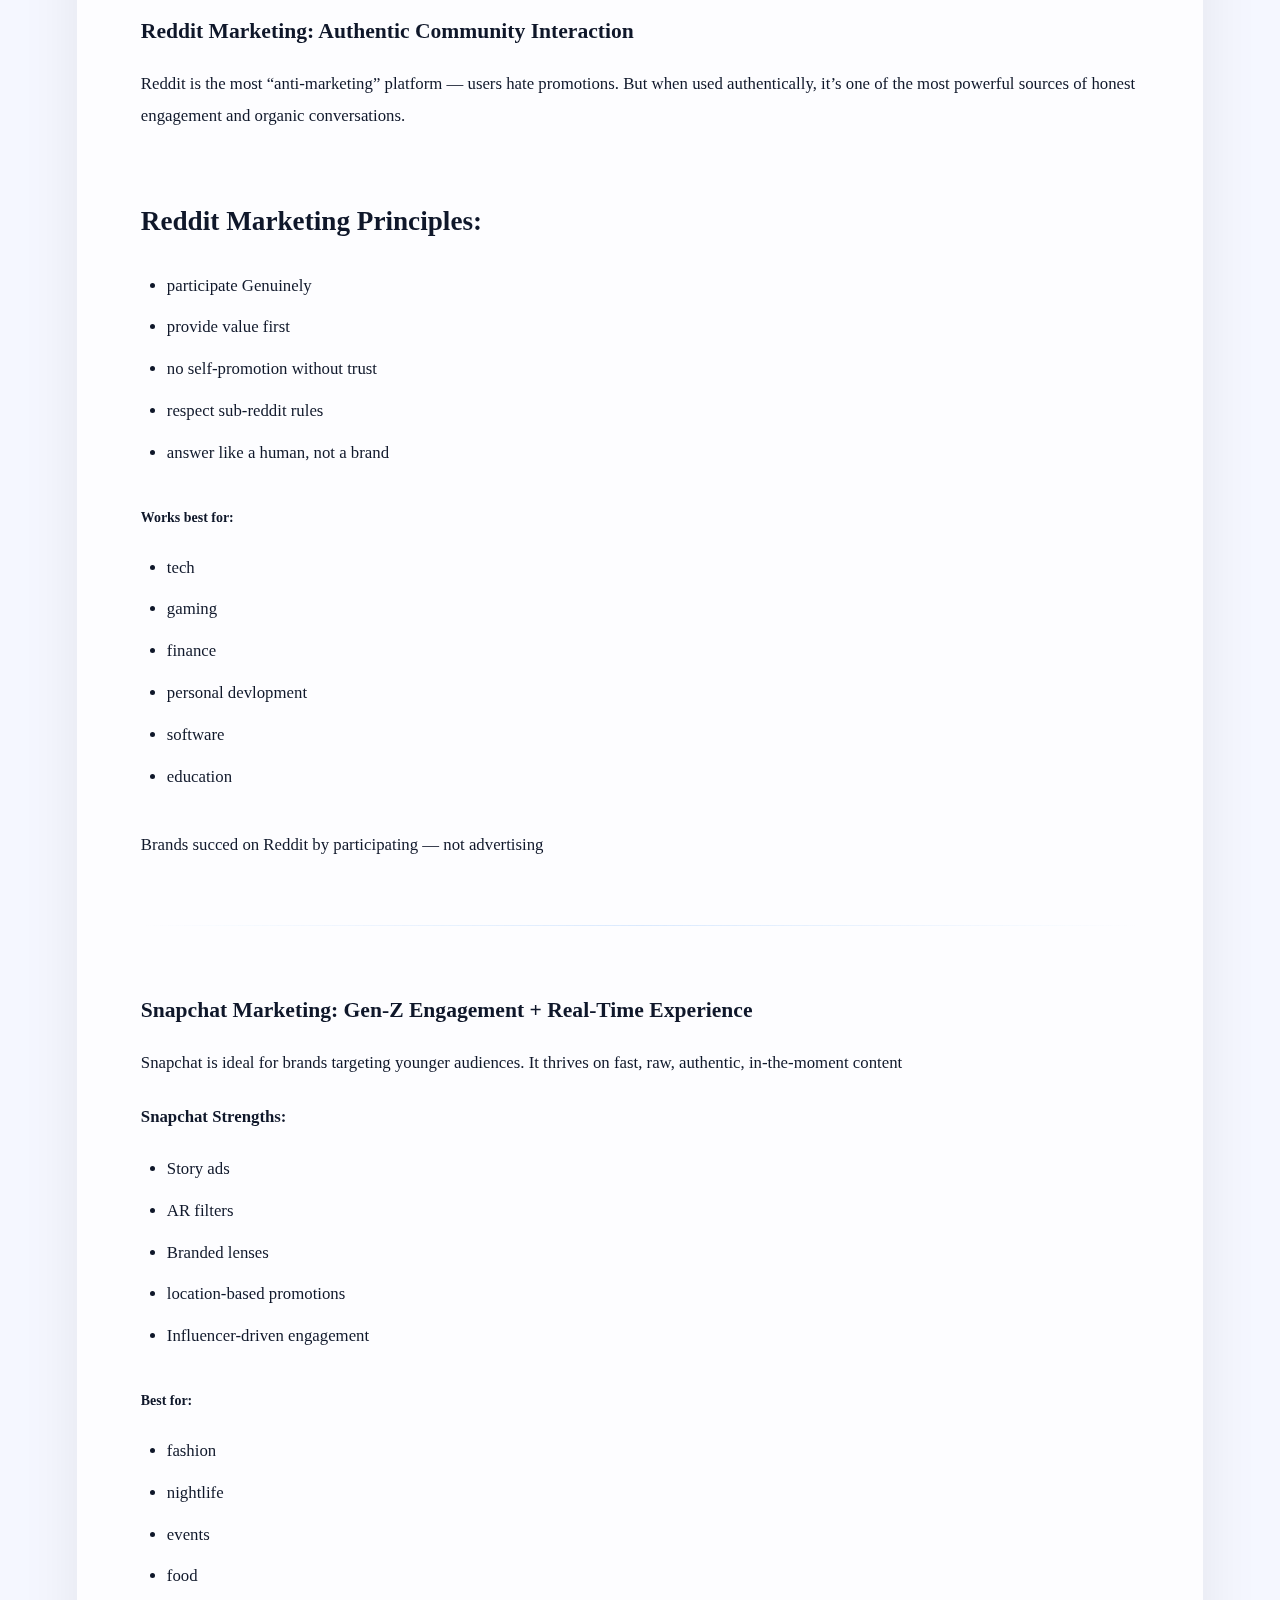
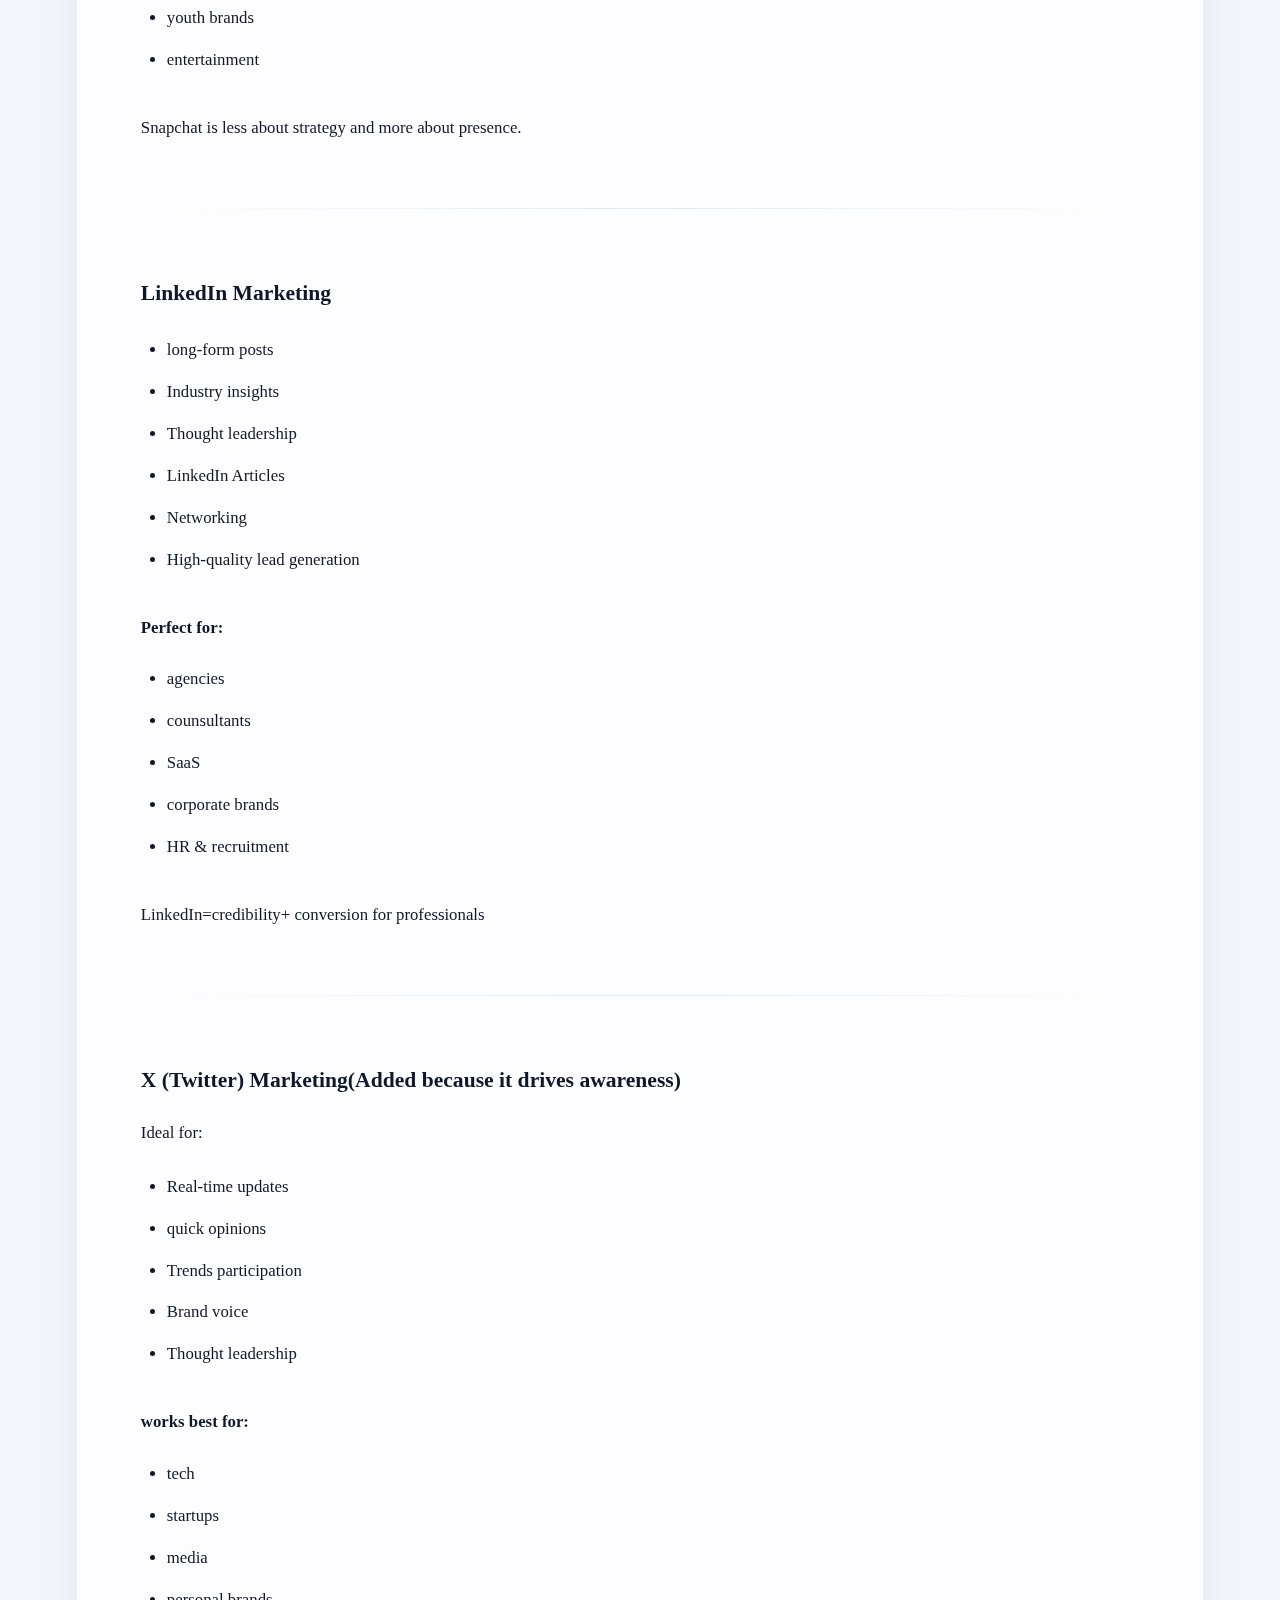
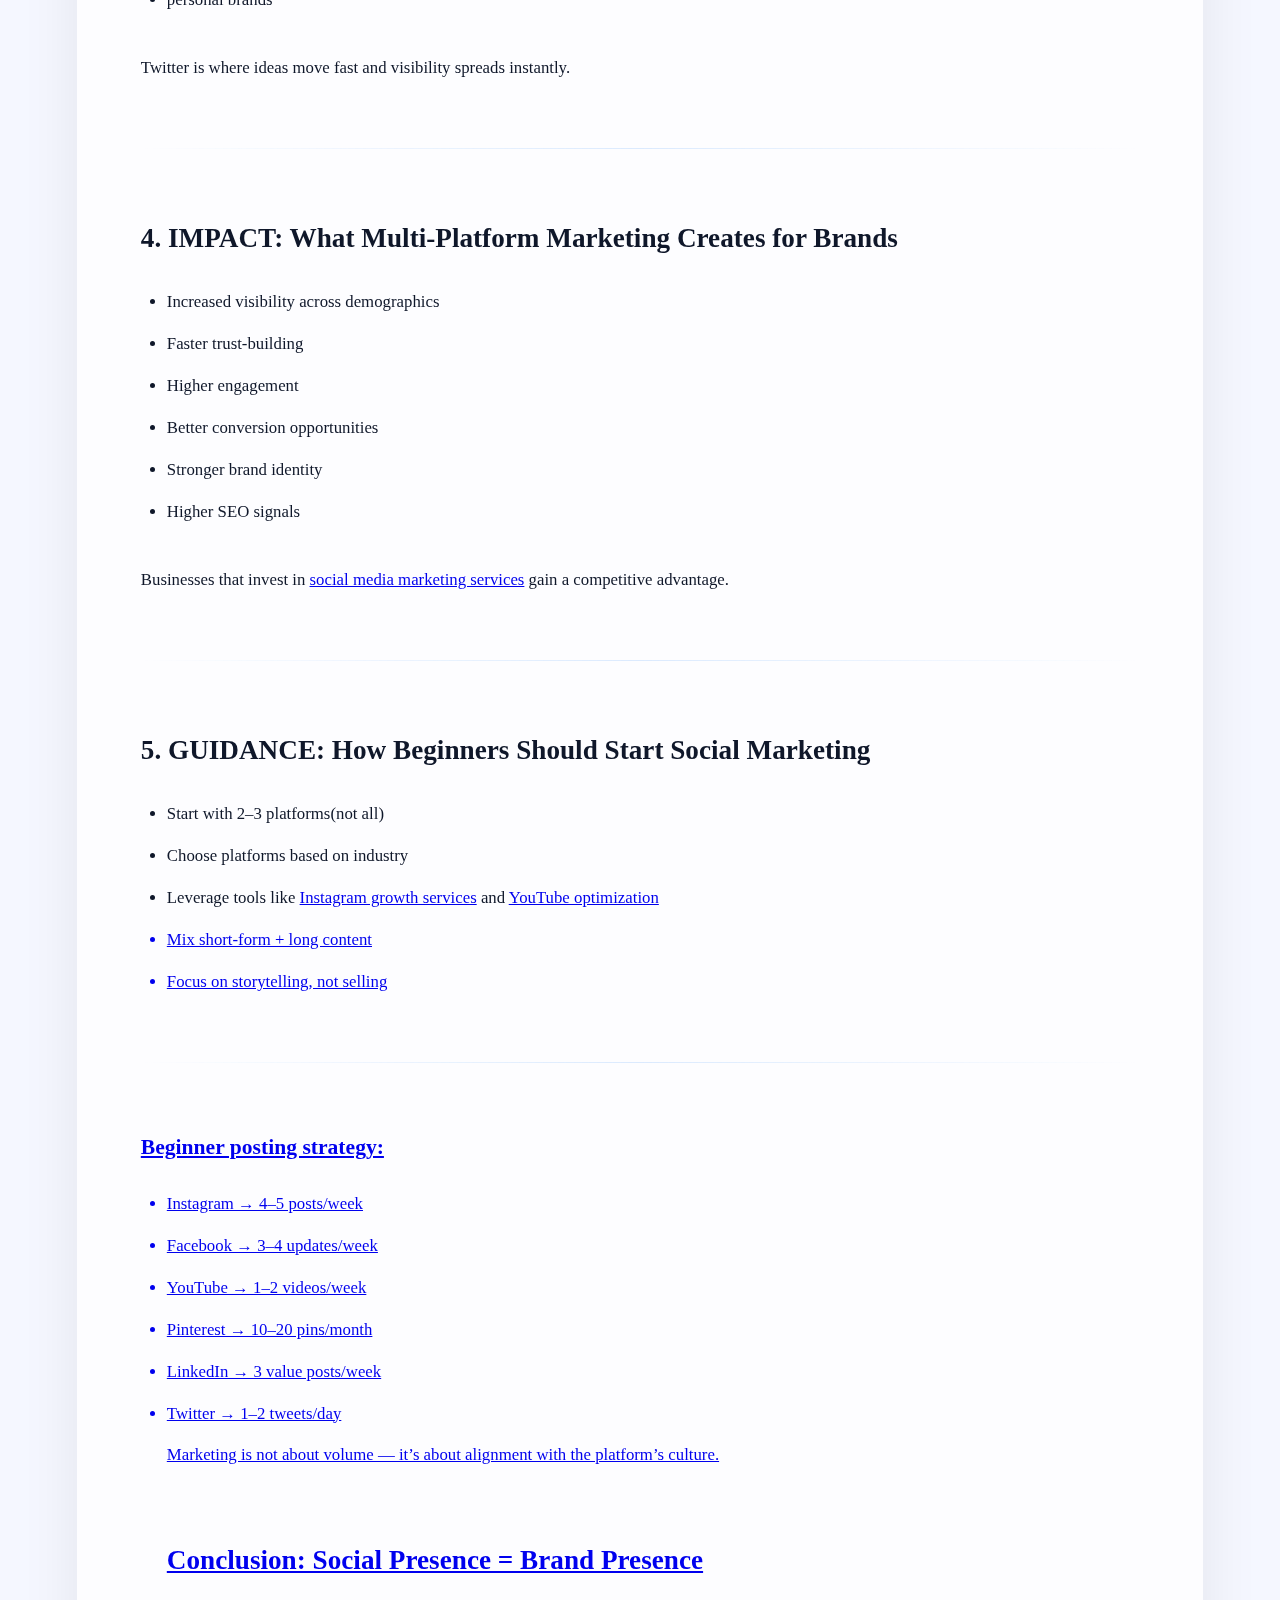
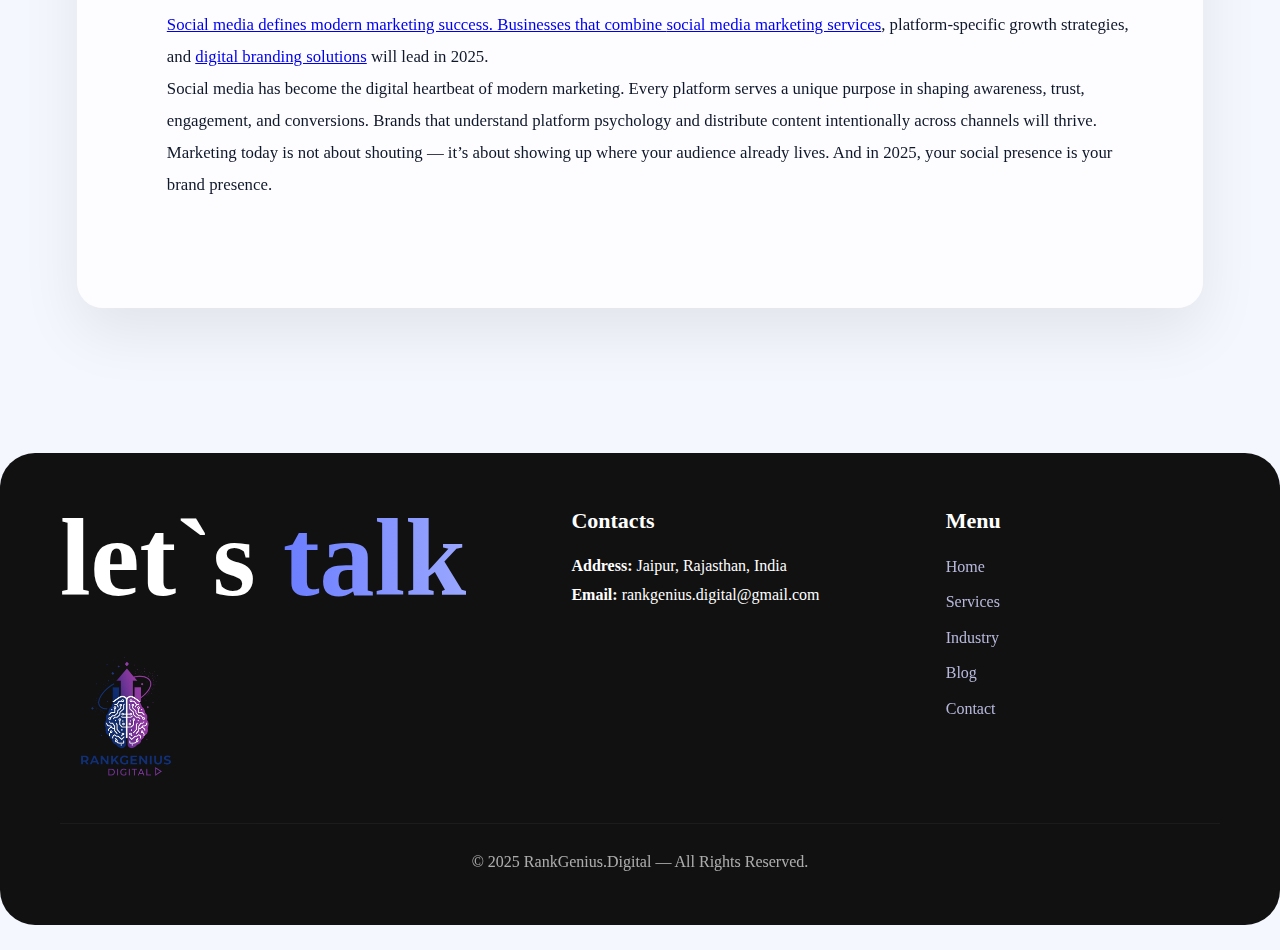
<file: blog7.html>
<!DOCTYPE html>
<html lang="en">

<head>
  <meta charset="UTF-8" />
  <meta name="viewport" content="width=device-width, initial-scale=1.0" />

  <!-- META -->
  <title>Mastering Social Platform Marketing in 2025</title>
  <meta name="description"
    content="Learn how marketing works on Instagram, Facebook, YouTube, Pinterest, Quora, Reddit, Snapchat, LinkedIn, and Twitter — with complete guidance for beginners." />
  <meta name="keywords"
    content="Social media marketing guide, Instagram marketing, YouTube SEO, Pinterest marketing, Quora strategy, Reddit branding, LinkedIn marketing, Snapchat ads, multi-platform marketing" />

  <link rel="stylesheet" href="styles1.css" />
</head>

<body>

  <!-- ================= HEADER (UNCHANGED) ================= -->
  <header class="nav-bar">
    <a href="index.html" class="logo">
      <img src="assets/logo.png" alt="RankGenius Digital Logo">
    </a>

    <nav id="navMenu">
      <ul>
        <li><a href="index.html">Home</a></li>
        <li><a href="services.html">Services</a></li>
        <li class="dropdown">
          <a href="#" class="drop-btn">Industry ▾</a>
          <ul class="dropdown-menu">
            <li><a href="we-serve.html">We Serve</a></li>
            <li><a href="packages.html">Packages</a></li>
          </ul>
        </li>
        <li><a href="blog.html" class="active">Blog</a></li>
        <li><a href="about.html">About</a></li>
        <li><a href="contact.html">Contact us</a></li>
      </ul>
    </nav>

    <div class="nav-actions">
      <a href="consultation.html" class="btn-accent">Get Free Consultation</a>
      <span id="menuToggle" class="mobile-menu-btn">☰</span>
    </div>
  </header>


  <!-- ================= BREADCRUMB ================= -->
  <div class="blog-breadcrumb-bar">
    <div class="breadcrumb-inner">
      Home <span>→</span> Blogs <span>→</span>Social Media Marketing</span>
    </div>
  </div>
  <br>
  <br>

  <!-- ================= HERO ================= -->
  <section class="blog-hero">
    <img src="assets/blog/blog/blog7.png" alt="Social Media Marketing" class="blog-hero-img" />

    <!-- <div class="blog-hero-overlay"></div>-->
  </section>

  <!-- ================= BLOG CONTENT ================= -->
  <main class="blog-container">
    <article class="blog-content">

      <h1>Mastering Social Media Marketing: How Every Platform Works in 2025</h1>

      <h2>Introduction: Why Social Platforms Define Modern Marketing</h2>

      <p>
        In 2025, social media where brands are discovered and decisions are made. Businesses now rely on 
        <a href="services.html">social media marketing services</a> is no longer just a place where people connect — it is where brands are discovered,
        stories are shared, communities are built, and decisions are made. Businesses that treat social media as
        an optional channel fall behind, because consumers now expect to interact with brands where they spend
        most of their time: online, on multiple platforms, in different formats, across different moods, and
        through different experiences.
      </p>

      <p>
        Marketing has shifted from “broadcasting” to  storytelling, powered by strong 
        <a href="/digital-branding">digital branding solutions</a>  “participating.” It is no longer about pushing messages but
        about creating conversations, building relationships, and delivering value in real-time. Whether it’s
        Instagram visuals, Facebook communities, YouTube tutorials, Pinterest inspiration boards, Reddit
        discussions, Quora insights, or Snapchat stories — each platform has a unique culture, purpose, and user
        psychology.
      </p>

      <p>
        This blog explains why social platform marketing is essential, what makes each platform powerful, and
        how businesses can use multi-channel strategies to succeed in today’s digital era.
      </p>

      <hr>

      <h2>1. Why Social Platforms Are Essential for Modern Marketing</h2>

      <p>
        Social media is where today’s digital audience lives — whether they are researching products, watching
        reviews, learning new skills, comparing brands, or simply passing time. Platforms have evolved from
        communication tools into powerful ecosystems that drive visibility, trust, and conversions.
      </p>

      <p>Social platforms  Social platforms amplify brand discovery, engagement, and trust. A strategic approach using 
        <a href="/social-media-marketing-services">social media marketing services</a> matter because they amplify:</p>

      <ul>
        <li>brand discovery</li>
        <li>user engagement</li>
        <li>emotional connection</li>
        <li>social proof</li>
        <li>storytelling potential</li>
        <li>targeted visibility</li>
      </ul>

      <p>
        Having only a website is no longer enough. Businesses must be where their audiences already are.
      </p>

      <p>Multi-platform marketing is powerful because it:</p>

      <ul>
        <li>reaches diverse audiences</li>
        <li>delivers content in multiple formats</li>
        <li>increases brand recall</li>
        <li>strengthens authority</li>
        <li>drives conversions from different angles</li>
      </ul>

      <p>
        In 2025, organic + paid strategy gives brands the advantage of reach, relevance, and repeated exposure.
      </p>

      <hr>

      <h2>2. What Social Platform Marketing Actually Means</h2>

      <p>
        Social platform marketing is not about posting randomly — it is a structured method of building brand
        visibility, shaping communication, driving engagement, and eventually converting interest into revenue.
      </p>

      <p>
        Social media marketing is structured — not random posting. It combines content, engagement, and analytics 
        with strong 
        <a href="/digital-branding">digital branding solutions</a>.
      </p>

      <p>It includes:</p>

      <ul>
        <li>understanding the platform’s culture</li>
        <li>creating platform-specific content</li>
        <li>analyzing audience behavior</li>
        <li>participating in conversations</li>
        <li>leveraging both organic reach and paid ads</li>
        <li>using trends without losing brand identity</li>
      </ul>

      <p>Every platform plays a different role in the funnel:</p>

      <ul>
        <li>Instagram: awareness + emotional engagement</li>
        <li>Facebook: community + local reach</li>
        <li>YouTube: education + long-term trust</li>
        <li>Pinterest: inspiration + website traffic</li>
        <li>Quora: authority + expert positioning</li>
        <li>Reddit: authentic conversation + peer validation</li>
        <li>Snapchat: youth engagement + real-time storytelling</li>
        <li>LinkedIn: professional branding + B2B marketing</li>
        <li>X (Twitter): awareness + thought leadership</li>
      </ul>

      <hr>

      <h2>3. HOW Social Marketing Works: A Deep Breakdown Platform by Platform</h2>

      <h3>Instagram Marketing: Visual Storytelling & High Engagement</h3>

      <p>
        Instagram drives visual storytelling and engagement. Businesses use 
        <a href="/instagram-growth">Instagram growth services</a> 
        to scale reach and audience interaction.
      </p>

      <p>
        Instagram has become a hub for lifestyle branding, visual storytelling, and emotional connection.
      </p>

      <ul>
        <li>Reels</li>
        <li>Stories</li>
        <li>Carousel Posts</li>
        <li>Influencer Marketing</li>
        <li>Hashtag Strategy</li>
        <li>Visual Branding</li>
      </ul>

      <h3>Facebook Marketing: Community, Trust & Local Reach</h3>

      <ul>
        <li>Facebook Groups</li>
        <li>Facebook Pages</li>
        <li>Local Ads</li>
        <li>Retargeting Ads</li>
        <li>Marketplace</li>
      </ul>

      <h3>YouTube Marketing: Long-Form Trust + Search-Based Content</h3>

      <p>
        YouTube builds long-term trust through educational content and search visibility. 
        This is enhanced with 
        <a href="/youtube-optimization">YouTube optimization</a>.
      </p>

      <ul>
        <li>Long-form videos</li>
        <li>Shorts</li>
        <li>YouTube SEO</li>
        <li>Educational content</li>
        <li>Monetization</li>
      </ul>

      <h3>LinkedIn Marketing</h3>

      <p>
        LinkedIn is ideal for professional branding supported by strong 
        <a href="/digital-branding">digital branding solutions</a>.
      </p>
  

      <h3>Pinterest Marketing: Visual Search + High Website Traffic</h3>

      <ul>
        <li>Idea Pins</li>
        <li>Standard Pins</li>
        <li>SEO-style optimization</li>
        <li>Evergreen visibility</li>
        <li>High buyer intent</li>
      </ul>

      <h3>Quora Marketing: Authority & Thought Leadership</h3>
      <p>Quora remains an excellent platform for expertise-based brands. People ask questions, and experts answer them -positioning themselves as trusted sources</p>
     <h4>Why Quora works:</h4>
      <ul>
        <li>Long-form answers build credibility</li>
        <li>Referral traffic comes from embdded link</li>
        <li>Google indexes many Quora answers</li>
        <li>great for niche industries where questions matter</li>
      </ul>

      <h5>Useful for:</h5>
      <ul>
        <li>consultants</li>
        <li>coaches</li>
        <li>educators</li>
        <li>teach startups</li>
        <li>SaaS</li>
        <li>service businesses</li>
      </ul> 

      <p>Quora marketing builds trust, not just awareness</p>

      <hr>

      <h3>Reddit Marketing: Authentic Community Interaction</h3>
      <p>Reddit is the most “anti-marketing” platform — users hate promotions.
        But when used authentically, it’s one of the most powerful sources of honest
        engagement and organic conversations.</p>

      <h2>Reddit Marketing Principles:</h2>
      <ul>
        <li>participate Genuinely</li>
        <li>provide value first</li>
        <li>no self-promotion without trust</li>
        <li>respect sub-reddit rules</li>
        <li>answer like a human, not a brand</li>
      </ul>

      <h5>Works best for:</h5>
      <ul>
        <li>tech</li>
        <li>gaming</li>
        <li>finance</li>
        <li>personal devlopment</li>
        <li>software</li>
        <li>education</li>
      </ul>

      <p>Brands succed on Reddit by participating — not advertising</p>
      <hr>

      <h3>Snapchat Marketing: Gen-Z Engagement + Real-Time Experience</h3>
      <p>Snapchat is ideal for brands targeting younger audiences. It thrives on fast, raw, authentic, in-the-moment
        content</p>
      <h4>Snapchat Strengths:</h4>
      <ul>
        <li>Story ads</li>
        <li>AR filters</li>
        <li>Branded lenses</li>
        <li>location-based promotions</li>
        <li>Influencer-driven engagement</li>
      </ul>

      <h5>Best for:</h5>
      <ul>
        <li>fashion</li>
        <li>nightlife</li>
        <li>events</li>
        <li>food</li>
        <li>youth brands</li>
        <li>entertainment</li>
      </ul>

      <p>Snapchat is less about strategy and more about presence.</p>

      <hr>

      <h3>LinkedIn Marketing</h3>

      <ul>
        <li>long-form posts</li>
        <li>Industry insights</li>
        <li>Thought leadership</li>
        <li>LinkedIn Articles</li>
        <li>Networking</li>
        <li>High-quality lead generation</li>
      </ul>

      <h4>Perfect for:</h4>
      <ul>
        <li>agencies</li>
        <li>counsultants</li>
        <li>SaaS</li>
        <li>corporate brands</li>
        <li>HR & recruitment</li>
      </ul>

      <p>LinkedIn=credibility+ conversion for professionals</p>

      <hr>

      <h3>X (Twitter) Marketing(Added because it drives awareness)</h3>

      <p>Ideal for:</p>
      <ul>
        <li>Real-time updates</li>
        <li>quick opinions</li>
        <li>Trends participation</li>
        <li>Brand voice</li>
        <li>Thought leadership</li>
      </ul>

      <h4>works best for:</h4>
      <ul>
        <li>tech</li>
        <li>startups</li>
        <li>media</li>
        <li>personal brands</li>
      </ul>

      <p>Twitter is where ideas move fast and visibility spreads instantly.</p>
      <hr>

      <h2>4. IMPACT: What Multi-Platform Marketing Creates for Brands</h2>

      <ul>
        <li>Increased visibility across demographics</li>
        <li>Faster trust-building</li>
        <li>Higher engagement</li>
        <li>Better conversion opportunities</li>
        <li>Stronger brand identity</li>
        <li>Higher SEO signals</li>
      </ul>

      <p>
        Businesses that invest in 
        <a href="services.html">social media marketing services</a> 
        gain a competitive advantage.
      </p>

      <hr>

      <h2>5. GUIDANCE: How Beginners Should Start Social Marketing</h2>
      <ul>
        <li>Start with 2–3 platforms(not all)</li>
        <li>Choose platforms based on industry</li>
        <li> Leverage tools like 
          <a href="/instagram-growth">Instagram growth services</a> 
          and 
          <a href="/youtube-optimization">YouTube optimization</li>
        <li>Mix short-form + long content</li>
        <li>Focus on storytelling, not selling</li>
      </ul>
      <hr>

      <h3>Beginner posting strategy:</h3>
      <ul>
        <li>Instagram → 4–5 posts/week</li>
        <li>Facebook → 3–4 updates/week</li>
        <li>YouTube → 1–2 videos/week</li>
        <li>Pinterest → 10–20 pins/month</li>
        <li>LinkedIn → 3 value posts/week</li>
        <li>Twitter → 1–2 tweets/day</li>

        <p>Marketing is not about volume — it’s about alignment with the platform’s culture.</p>

        <h2>Conclusion: Social Presence = Brand Presence</h2>

        Social media defines modern marketing success. Businesses that combine 
        <a href="services.html">social media marketing services</a>, 
        platform-specific growth strategies, and 
        <a href="/digital-branding">digital branding solutions</a> 
        will lead in 2025.
        <p>
          Social media has become the digital heartbeat of modern marketing. Every platform serves a unique purpose in
          shaping awareness, trust, engagement, and conversions. Brands that understand platform psychology and
          distribute
          content intentionally across channels will thrive.
          Marketing today is not about shouting — it’s about showing up where your audience already lives.
          And in 2025, your social presence is your brand presence.

        </p>

    </article>
  </main>

  <style>
    /* =========================================================
   APPLE-STYLE PREMIUM BLOG SYSTEM (BLOG 1–10)
   Glass + Clean Reading Experience
========================================================= */


    /* ---------- Breadcrumb ---------- */
    .blog-breadcrumb-bar {
      width: 100%;
      background: linear-gradient(90deg, #f1834f, #f59e6e);
      color: #fff;
      font-size: 0.95rem;
    }

    .blog-breadcrumb-bar .breadcrumb-inner {
      max-width: 1200px;
      margin: 0 auto;
      padding: 14px 24px;
      font-weight: 500;
    }

    /* ---------- HERO SECTION ---------- */
    .blog-hero {
      position: relative;
      max-width: 1200px;
      /* 🔥 NOT full-width */
      margin: 0 auto 80px;
      border-radius: 26px;
      overflow: hidden;
      height: clamp(320px, 42vw, 520px);
      box-shadow:
        0 30px 80px rgba(0, 0, 0, 0.18);
    }

    /* Hero Image */
    .blog-hero-img {
      width: 100%;
      height: 100%;
      object-fit: cover;
    }

    /* Dark Apple Gradient Overlay */
    .blog-hero-overlay {
      position: absolute;
      inset: 0;
      background: linear-gradient(135deg,
          rgba(8, 10, 30, 0.85),
          rgba(30, 58, 138, 0.65));
      z-index: 1;
    }

    /* Hero Text */
    .blog-hero-content {
      position: absolute;
      inset: 0;
      z-index: 2;
      display: flex;
      align-items: flex-end;
      padding: 48px;
    }

    .blog-hero-content h1 {
      color: #ffffff;
      font-size: clamp(2rem, 3vw, 2.8rem);
      font-weight: 700;
      line-height: 1.25;
      max-width: 880px;
    }

    /* ---------- BLOG CONTAINER (FULL SCREEN) ---------- */
    .blog-container {
      width: 100%;
      max-width: none;
      /* ❌ remove width limit */
      margin: 0;
      /* ❌ remove centering gap */
      padding: 80px 6vw 120px;
      /* ✅ breathing space like Apple */
    }


    /* ---------- GLASS CONTENT CARD ---------- */
    .blog-content {
      background: rgba(255, 255, 255, 0.75);
      backdrop-filter: blur(18px);
      -webkit-backdrop-filter: blur(18px);

      border-radius: 26px;
      padding: 72px 64px;

      box-shadow:
        0 25px 60px rgba(0, 0, 0, 0.08),
        inset 0 0 0 rgba(255, 255, 255, 0.3);

      font-family: "Times New Roman", serif;
      font-size: 1.05rem;
      line-height: 1.9;
      color: #0f172a;
    }

    /* ---------- HEADINGS ---------- */
    .blog-content h1 {
      font-size: 2.4rem;
      margin-bottom: 28px;
    }

    .blog-content h2 {
      font-size: 1.7rem;
      margin: 64px 0 22px;
      font-weight: 700;
    }

    .blog-content h3 {
      font-size: 1.35rem;
      margin: 48px 0 16px;
      font-weight: 600;
    }

    /* ---------- PARAGRAPHS ---------- */
    .blog-content p {
      margin-bottom: 22px;
    }

    /* ---------- LISTS ---------- */
    .blog-content ul,
    .blog-content ol {
      margin: 20px 0 36px 26px;
    }

    .blog-content li {
      margin-bottom: 10px;
    }

    /* ---------- PREMIUM SEPARATORS ---------- */
    .blog-content hr {
      border: none;
      height: 1px;
      background: linear-gradient(90deg,
          transparent,
          #dbeafe,
          transparent);
      margin: 64px 0;
    }

    /* ---------- MOBILE OPTIMIZATION ---------- */
    @media (max-width: 768px) {
      .blog-hero {
        height: 260px;
        margin-bottom: 60px;
      }

      .blog-hero-content {
        padding: 24px;
      }

      .blog-content {
        padding: 42px 26px;
        font-size: 1rem;
      }

      .blog-content h2 {
        font-size: 1.5rem;
      }
    }
  </style>

  <!-- ================= FOOTER (UNCHANGED) ================= -->
  <footer class="dark-footer">
    <div class="footer-inner">
      <div class="footer-left">
        <h1 class="footer-title">let`s <span>talk</span></h1>
        <img src="assets/logo.png" class="footer-logo">
      </div>

      <div class="footer-contact">
        <h3>Contacts</h3>
        <p><strong>Address:</strong> Jaipur, Rajasthan, India</p>
        <p><strong>Email:</strong> rankgenius.digital@gmail.com</p>
      </div>

      <div class="footer-menu">
        <h3>Menu</h3>
        <a href="index.html">Home</a>
        <a href="services.html">Services</a>
        <a href="we-serve.html">Industry</a>
        <a href="blog.html">Blog</a>
        <a href="contact.html">Contact</a>
      </div>
    </div>

    <div class="footer-bottom">
      © 2025 RankGenius.Digital — All Rights Reserved.
    </div>
  </footer>

  <script src="script.js"></script>
  <script src="mobile.js"></script>

</body>

</html>
</file>
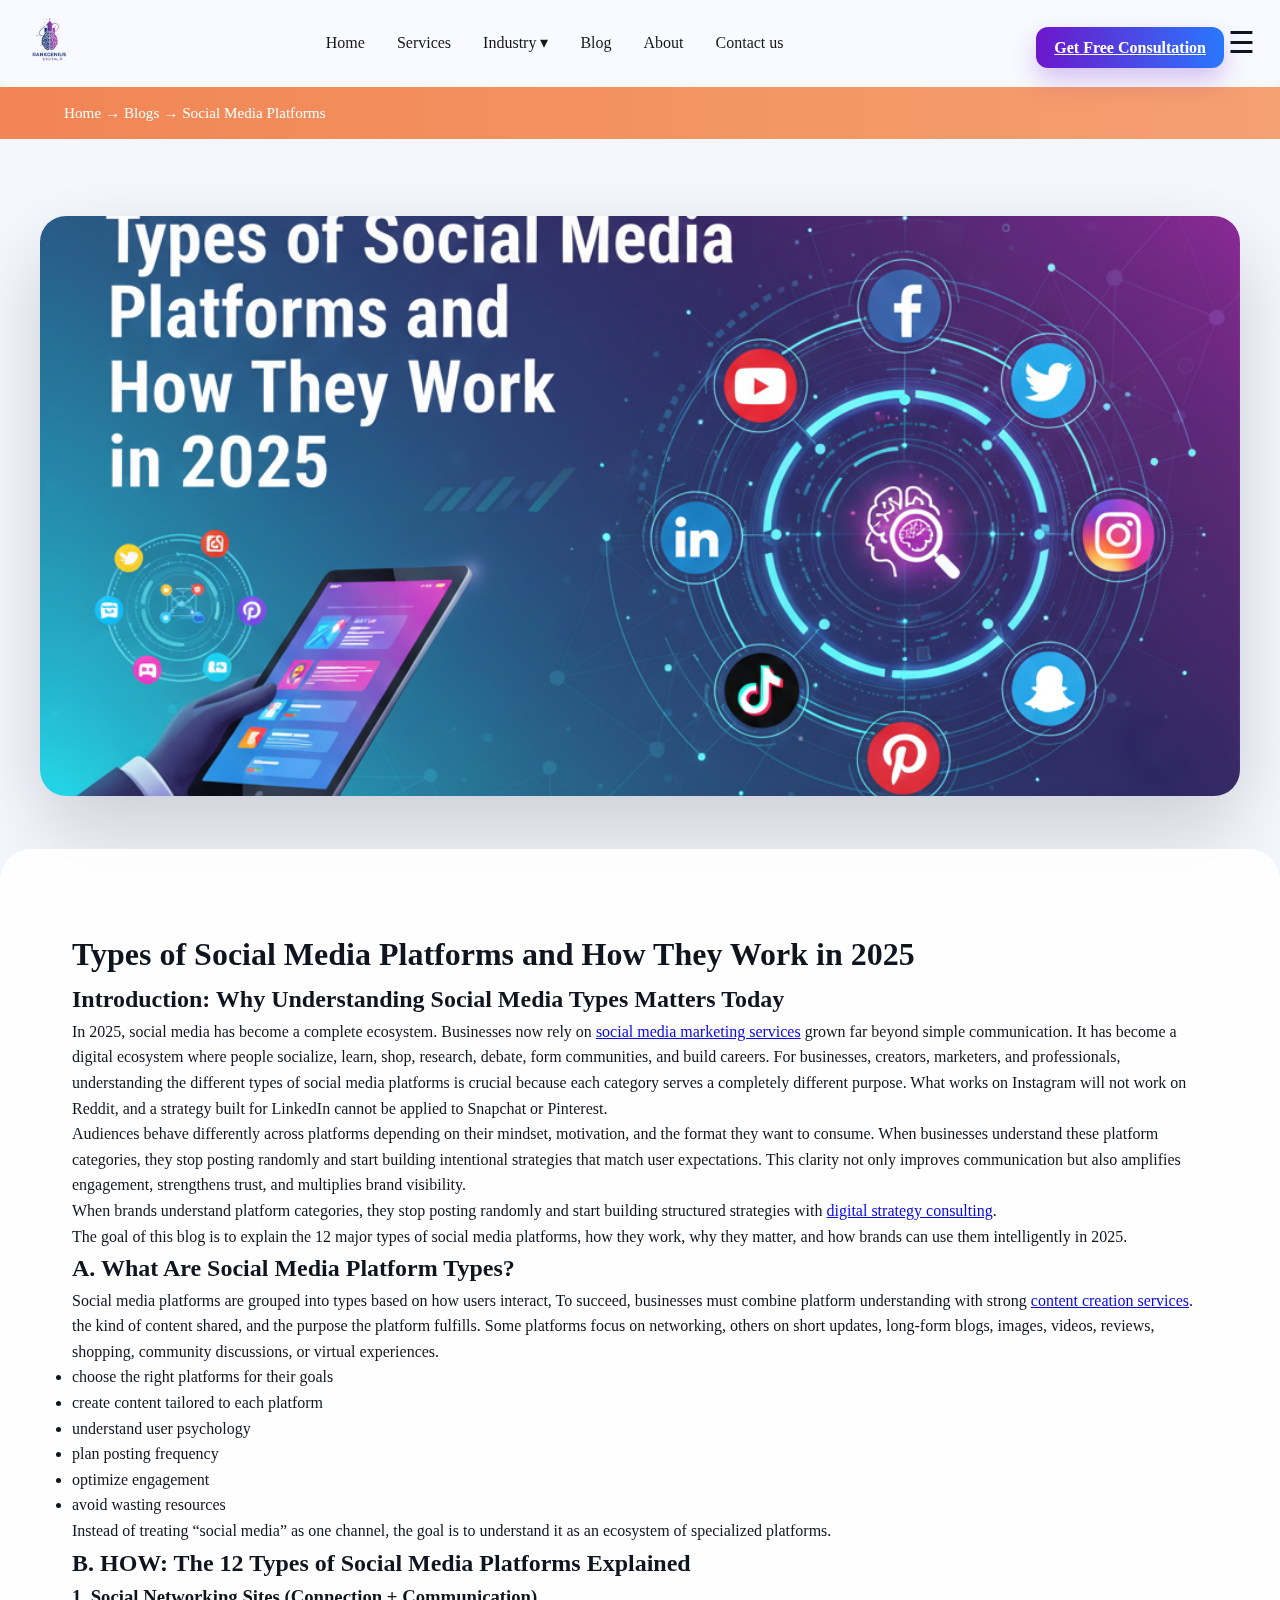
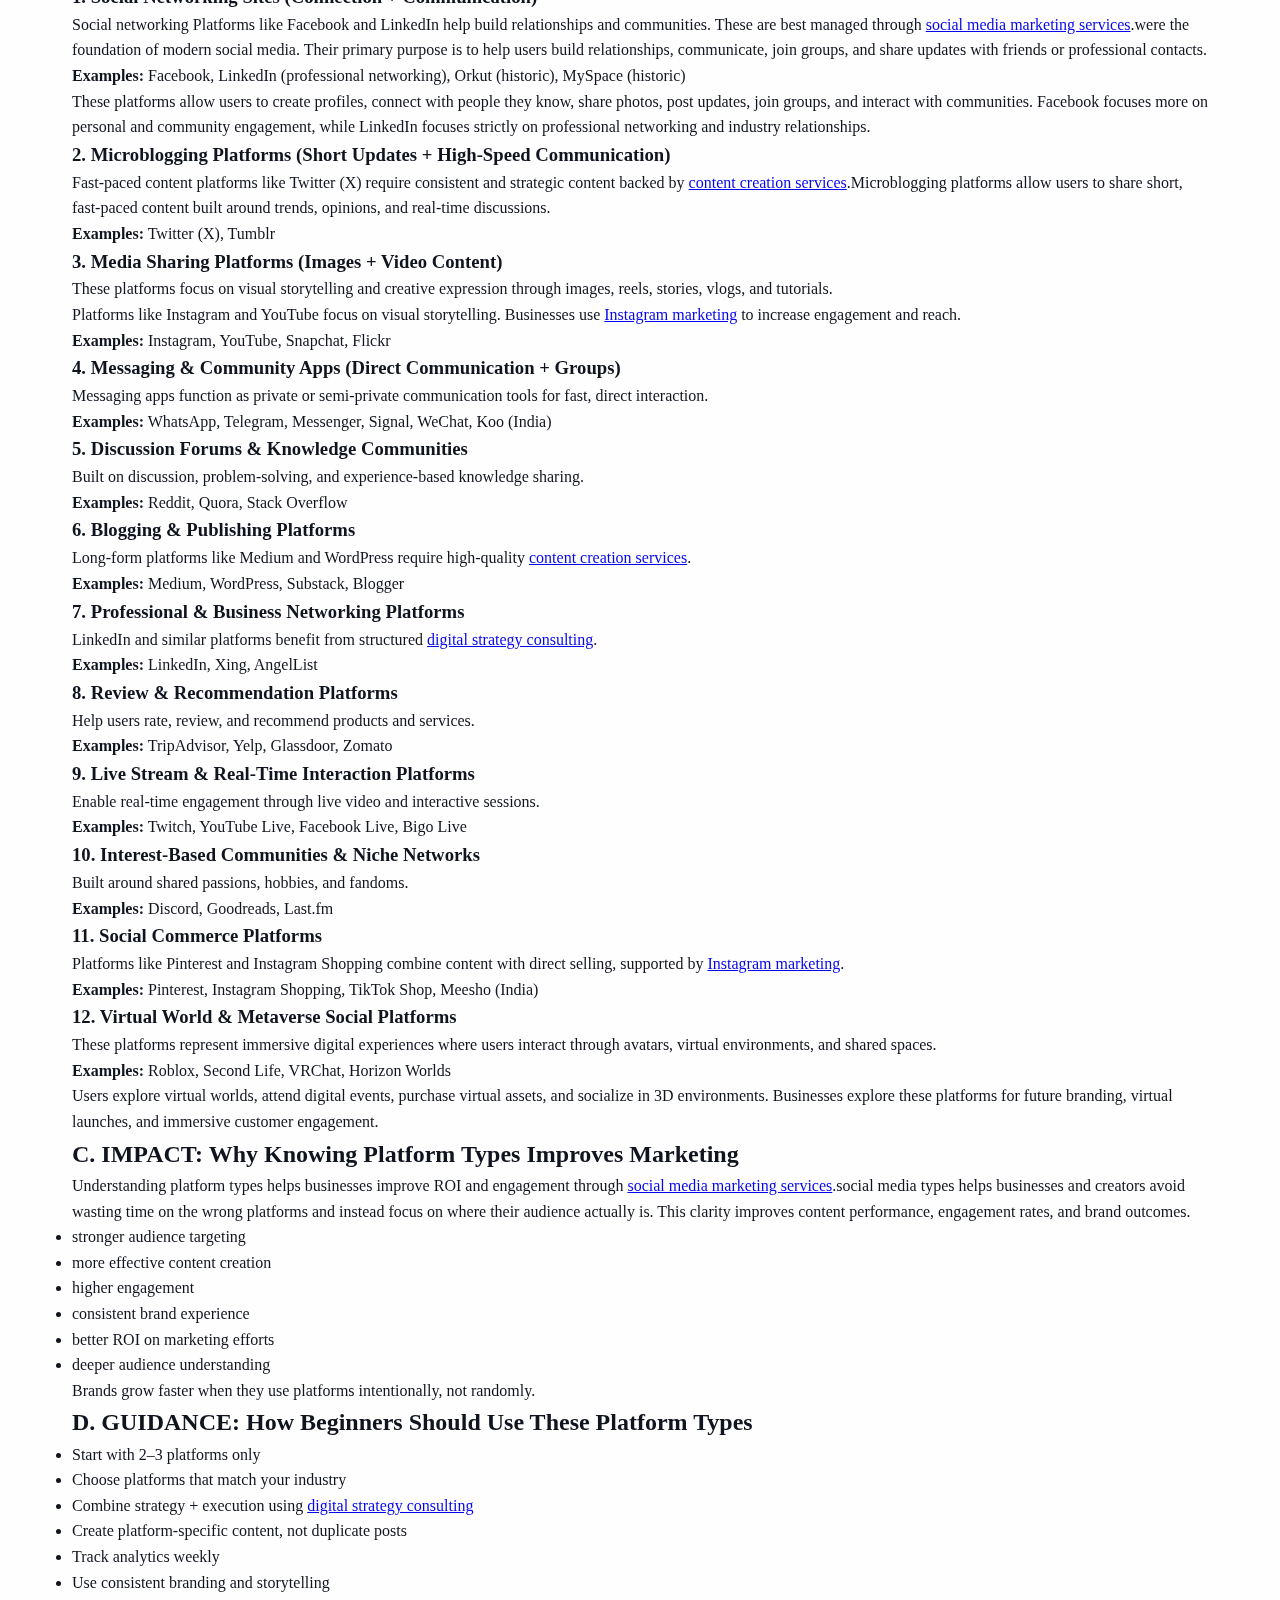
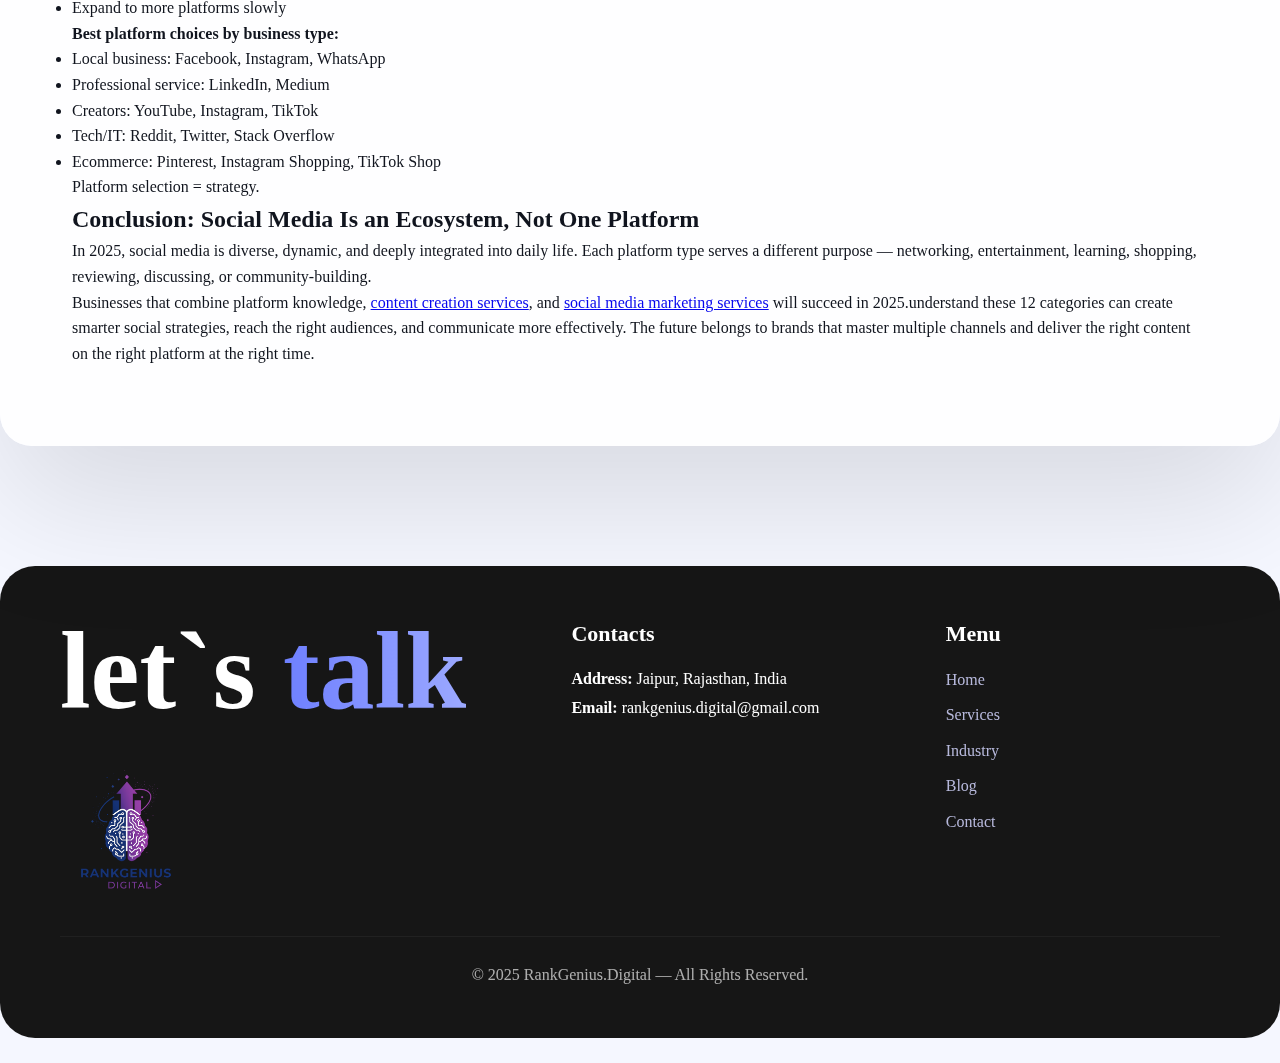
<file: blog8.html>
<!DOCTYPE html>
<html lang="en">

<head>
  <meta charset="UTF-8" />
  <meta name="viewport" content="width=device-width, initial-scale=1.0" />

  <!-- META -->
  <title>Types of Social Media Platforms and How They Work in 2025</title>
  <meta name="description"
    content="Explore the 12 types of social media platforms — from networking and microblogging to video, forums, messaging, reviews, commerce, and the metaverse." />
  <meta name="keywords"
    content="Types of social media platforms, social media categories, platform guide 2025, media sharing platforms, discussion forums, social commerce platforms, metaverse social platforms" />

  <!-- CSS -->
  <link rel="stylesheet" href="styles1.css" />
</head>

<body>
  <!-- ================= HEADER (UNCHANGED) ================= -->
  <header class="nav-bar">
    <a href="index.html" class="logo">
      <img src="assets/logo.png" alt="RankGenius Digital Logo">
    </a>

    <nav id="navMenu">
      <ul>
        <li><a href="index.html">Home</a></li>
        <li><a href="services.html">Services</a></li>
        <li class="dropdown">
          <a href="#" class="drop-btn">Industry ▾</a>
          <ul class="dropdown-menu">
            <li><a href="we-serve.html">We Serve</a></li>
            <li><a href="packages.html">Packages</a></li>
          </ul>
        </li>
        <li><a href="blog.html" class="active">Blog</a></li>
        <li><a href="about.html">About</a></li>
        <li><a href="contact.html">Contact us</a></li>
      </ul>
    </nav>

    <div class="nav-actions">
      <a href="consultation.html" class="btn-accent">Get Free Consultation</a>
      <span id="menuToggle" class="mobile-menu-btn">☰</span>
    </div>
  </header>


  <!-- ================= BREADCRUMB ================= -->
  <div class="blog-breadcrumb-bar">
    <div class="breadcrumb-inner">
      Home <span>→</span> Blogs <span>→</span> Social Media Platforms
    </div>
  </div>
  <br>
  <br>
  <br>
  <!-- HERO SECTION -->
  <section class="blog-hero">
    <img src="assets/blog/blog/blog8.png" alt="Types of Social Media Platforms and How They Work in 2025"
      class="blog-hero-img">
    <!-- <div class="blog-hero-overlay"></div>-->
  </section>
  <br>
  <br>
  <br>
  <br>
  <br>
  <br>

  <!-- BLOG CONTENT -->
  <main class="blog-container">
    <h1>Types of Social Media Platforms and How They Work in 2025</h1>


    <h2>Introduction: Why Understanding Social Media Types Matters Today</h2>
    <p>
      In 2025, social media has become a complete ecosystem. Businesses now rely on 
      <a href="services.html">social media marketing services</a> grown far beyond simple communication. It has become a digital ecosystem where people
      socialize, learn, shop, research, debate, form communities, and build careers. For businesses, creators,
      marketers, and professionals, understanding the different types of social media platforms is crucial because each
      category serves a completely different purpose. What works on Instagram will not work on Reddit, and a strategy
      built for LinkedIn cannot be applied to Snapchat or Pinterest.
    </p>

    <p>
      Audiences behave differently across platforms depending on their mindset, motivation, and the format they want to
      consume. When businesses understand these platform categories, they stop posting randomly and start building
      intentional strategies that match user expectations. This clarity not only improves communication but also
      amplifies engagement, strengthens trust, and multiplies brand visibility.
    </p>

    <p>
      When brands understand platform categories, they stop posting randomly and start building structured strategies with 
      <a href="consulting.html">digital strategy consulting</a>.
    </p>
    <p>
      The goal of this blog is to explain the 12 major types of social media platforms, how they work, why they matter,
      and how brands can use them intelligently in 2025.
    </p>

    <h2>A. What Are Social Media Platform Types?</h2>
    <p>
      Social media platforms are grouped into types based on how users interact, To succeed, businesses must combine 
      platform understanding with strong 
      <a href="services.html">content creation services</a>. the kind of content shared, and the
      purpose the platform fulfills. Some platforms focus on networking, others on short updates, long-form blogs,
      images, videos, reviews, shopping, community discussions, or virtual experiences.
    </p>

    <ul>
      <li>choose the right platforms for their goals</li>
      <li>create content tailored to each platform</li>
      <li>understand user psychology</li>
      <li>plan posting frequency</li>
      <li>optimize engagement</li>
      <li>avoid wasting resources</li>
    </ul>

    <p>
      Instead of treating “social media” as one channel, the goal is to understand it as an ecosystem of specialized
      platforms.
    </p>

    <h2>B. HOW: The 12 Types of Social Media Platforms Explained</h2>

    <h3>1. Social Networking Sites (Connection + Communication)</h3>
    <p>
      Social networking Platforms like Facebook and LinkedIn help build relationships and communities. These are best managed through 
      <a href="services.html">social media marketing services</a>.were the foundation of modern social media. Their primary purpose is to help users
      build relationships, communicate, join groups, and share updates with friends or professional contacts.
    </p>

    <p><strong>Examples:</strong> Facebook, LinkedIn (professional networking), Orkut (historic), MySpace (historic)</p>

    <p>
      These platforms allow users to create profiles, connect with people they know, share photos, post updates, join
      groups, and interact with communities. Facebook focuses more on personal and community engagement, while LinkedIn
      focuses strictly on professional networking and industry relationships.
    </p>

    <h3>2. Microblogging Platforms (Short Updates + High-Speed Communication)</h3>
    <p>
      Fast-paced content platforms like Twitter (X) require consistent and strategic content backed by 
      <a href="services.html">content creation services</a>.Microblogging platforms allow users to share short, fast-paced content built around trends, opinions, and
      real-time discussions.
    </p>

    <p><strong>Examples:</strong> Twitter (X), Tumblr</p>

    <h3>3. Media Sharing Platforms (Images + Video Content)</h3>
    <p>
      These platforms focus on visual storytelling and creative expression through images, reels, stories, vlogs, and
      tutorials.
    </p>

    <p>
      Platforms like Instagram and YouTube focus on visual storytelling. Businesses use 
      <a href="/instagram-marketing">Instagram marketing</a> 
      to increase engagement and reach.
    </p>

    <p><strong>Examples:</strong> Instagram, YouTube, Snapchat, Flickr</p>

    <h3>4. Messaging & Community Apps (Direct Communication + Groups)</h3>
    <p>
      Messaging apps function as private or semi-private communication tools for fast, direct interaction.
    </p>

    <p><strong>Examples:</strong> WhatsApp, Telegram, Messenger, Signal, WeChat, Koo (India)</p>

    <h3>5. Discussion Forums & Knowledge Communities</h3>
    <p>
      Built on discussion, problem-solving, and experience-based knowledge sharing.
    </p>

    <p><strong>Examples:</strong> Reddit, Quora, Stack Overflow</p>

    <h3>6. Blogging & Publishing Platforms</h3>
    <p>
    Long-form platforms like Medium and WordPress require high-quality 
    <a href="/content-creation-services">content creation services</a>.
  </p>

    <p><strong>Examples:</strong> Medium, WordPress, Substack, Blogger</p>

    <h3>7. Professional & Business Networking Platforms</h3>
    <p>
      LinkedIn and similar platforms benefit from structured 
      <a href="/digital-strategy-consulting">digital strategy consulting</a>.
    </p>

    <p><strong>Examples:</strong> LinkedIn, Xing, AngelList</p>

    <h3>8. Review & Recommendation Platforms</h3>
    <p>
      Help users rate, review, and recommend products and services.
    </p>

    <p><strong>Examples:</strong> TripAdvisor, Yelp, Glassdoor, Zomato</p>

    <h3>9. Live Stream & Real-Time Interaction Platforms</h3>
    <p>
      Enable real-time engagement through live video and interactive sessions.
    </p>

    <p><strong>Examples:</strong> Twitch, YouTube Live, Facebook Live, Bigo Live</p>

    <h3>10. Interest-Based Communities & Niche Networks</h3>
    <p>
      Built around shared passions, hobbies, and fandoms.
    </p>

    <p><strong>Examples:</strong> Discord, Goodreads, Last.fm</p>

    <h3>11. Social Commerce Platforms</h3>
    <p>
      Platforms like Pinterest and Instagram Shopping combine content with direct selling, supported by 
      <a href="/instagram-marketing">Instagram marketing</a>.
    </p>

    <p><strong>Examples:</strong> Pinterest, Instagram Shopping, TikTok Shop, Meesho (India)</p>

    <h3>12. Virtual World & Metaverse Social Platforms</h3>
    <p>
      These platforms represent immersive digital experiences where users interact through avatars, virtual
      environments, and shared spaces.
    </p>

    <p><strong>Examples:</strong> Roblox, Second Life, VRChat, Horizon Worlds</p>

    <p>
      Users explore virtual worlds, attend digital events, purchase virtual assets, and socialize in 3D environments.
      Businesses explore these platforms for future branding, virtual launches, and immersive customer engagement.
    </p>

    <h2>C. IMPACT: Why Knowing Platform Types Improves Marketing</h2>
    <p>
      Understanding platform types helps businesses improve ROI and engagement through 
    <a href="/social-media-marketing-services">social media marketing services</a>.social media types helps businesses and creators avoid wasting time on the wrong platforms and
      instead focus on where their audience actually is. This clarity improves content performance, engagement rates,
      and brand outcomes.
    </p>

    <ul>
      <li>stronger audience targeting</li>
      <li>more effective content creation</li>
      <li>higher engagement</li>
      <li>consistent brand experience</li>
      <li>better ROI on marketing efforts</li>
      <li>deeper audience understanding</li>
    </ul>

    <p>
      Brands grow faster when they use platforms intentionally, not randomly.
    </p>

    <h2>D. GUIDANCE: How Beginners Should Use These Platform Types</h2>

    <ul>
      <li>Start with 2–3 platforms only</li>
      <li>Choose platforms that match your industry</li>
      <li> Combine strategy + execution using 
        <a href="/digital-strategy-consulting">digital strategy consulting</a></li>
      <li>Create platform-specific content, not duplicate posts</li>
      <li>Track analytics weekly</li>
      <li>Use consistent branding and storytelling</li>
      <li>Expand to more platforms slowly</li>
    </ul>

    <p><strong>Best platform choices by business type:</strong></p>

    <ul>
      <li>Local business: Facebook, Instagram, WhatsApp</li>
      <li>Professional service: LinkedIn, Medium</li>
      <li>Creators: YouTube, Instagram, TikTok</li>
      <li>Tech/IT: Reddit, Twitter, Stack Overflow</li>
      <li>Ecommerce: Pinterest, Instagram Shopping, TikTok Shop</li>
    </ul>

    <p>
      Platform selection = strategy.
    </p>

    <h2>Conclusion: Social Media Is an Ecosystem, Not One Platform</h2>
    <p>
      In 2025, social media is diverse, dynamic, and deeply integrated into daily life. Each platform type serves a
      different purpose — networking, entertainment, learning, shopping, reviewing, discussing, or community-building.
    </p>

    <p>
      Businesses that combine platform knowledge, 
      <a href="/content-creation-services">content creation services</a>, 
      and 
      <a href="/social-media-marketing-services">social media marketing services</a> 
      will succeed in 2025.understand these 12 categories can create smarter social strategies, reach the right audiences,
      and communicate more effectively. The future belongs to brands that master multiple channels and deliver the right
      content on the right platform at the right time.
    </p>

  </main>

  <style>
    /* ---------- Breadcrumb ---------- */
    .blog-breadcrumb-bar {
      width: 100%;
      background: linear-gradient(90deg, #f1834f, #f59e6e);
      color: #fff;
      font-size: 0.95rem;
    }

    .blog-breadcrumb-bar .breadcrumb-inner {
      max-width: 1200px;
      margin: 0 auto;
      padding: 14px 24px;
      font-weight: 500;
    }


    /* ===============================
   BLOG HERO — FULL SCREEN FIX
================================ */

    /* ---------- HERO SECTION ---------- */
    .blog-hero {
      position: relative;
      max-width: 1200px;
      /* 🔥 NOT full-width */
      margin: 0 auto 80px;
      border-radius: 26px;
      overflow: hidden;
      height: clamp(580px, 44vw, 580px);
      box-shadow:
        0 30px 80px rgba(0, 0, 0, 0.18);
    }

    /* Hero Image */
    .blog-hero-img {
      width: 100%;
      height: 100%;
      object-fit: cover;
    }

    /* Dark Apple Gradient Overlay */
    .blog-hero-overlay {
      position: absolute;
      inset: 0;
      background: linear-gradient(135deg,
          rgba(8, 10, 30, 0.85),
          rgba(30, 58, 138, 0.65));
      z-index: 1;
    }

    /* Hero text container */
    .blog-hero-content {
      position: relative;
      z-index: 3;
      max-width: 880px;
      padding: 0 24px;
      text-align: center;
    }

    /* Hero title */
    .blog-hero-content h1 {
      font-size: clamp(2.4rem, 4vw, 3.6rem);
      line-height: 1.25;
      font-weight: 800;
      color: #ffffff;
    }


    .blog-container,
    .blog-content {
      max-width: 1400px;
      margin: -180px auto 120px;
      /* pulls card over hero */
      padding: 80px 72px;

      background: rgba(255, 255, 255, 0.9);
      backdrop-filter: blur(24px);
      -webkit-backdrop-filter: blur(24px);

      border-radius: 32px;

      box-shadow:
        0 60px 140px rgba(0, 0, 0, 0.12);
    }


    .blog-content h2 {
      font-size: 2rem;
      margin-top: 3.5rem;
      margin-bottom: 1.4rem;
      font-weight: 700;
    }

    .blog-content h3 {
      font-size: 1.5rem;
      margin-top: 3rem;
      margin-bottom: 1rem;
      font-weight: 600;
    }

    .blog-content p {
      font-size: 1.05rem;
      line-height: 1.85;
      margin-bottom: 1.4rem;
      color: #2b2b2b;
    }

    .blog-content ul,
    .blog-content ol {
      padding-left: 1.4rem;
      margin: 1.5rem 0 2.5rem;
    }

    .blog-content li {
      margin-bottom: 0.7rem;
      line-height: 1.7;
    }


    .blog-content hr {
      border: none;
      height: 1px;
      background: linear-gradient(90deg,
          transparent,
          rgba(0, 0, 0, 0.15),
          transparent);
      margin: 4rem 0;
    }

    @media (max-width: 768px) {
      .blog-hero-content {
        padding: 32px 28px;
      }

      .blog-content,
      .blog-container {
        padding: 48px 26px;
        margin-top: -100px;
      }

      .blog-hero-content h1 {
        font-size: 2rem;
      }
    }
  </style>

  <!-- ================= FOOTER (UNCHANGED) ================= -->
  <footer class="dark-footer">
    <div class="footer-inner">
      <div class="footer-left">
        <h1 class="footer-title">let`s <span>talk</span></h1>
        <img src="assets/logo.png" class="footer-logo">
      </div>

      <div class="footer-contact">
        <h3>Contacts</h3>
        <p><strong>Address:</strong> Jaipur, Rajasthan, India</p>
        <p><strong>Email:</strong> rankgenius.digital@gmail.com</p>
      </div>

      <div class="footer-menu">
        <h3>Menu</h3>
        <a href="index.html">Home</a>
        <a href="services.html">Services</a>
        <a href="we-serve.html">Industry</a>
        <a href="blog.html">Blog</a>
        <a href="contact.html">Contact</a>
      </div>
    </div>

    <div class="footer-bottom">
      © 2025 RankGenius.Digital — All Rights Reserved.
    </div>
  </footer>

  <script src="script.js"></script>
  <script src="mobile.js"></script>

</body>

</html>
</file>
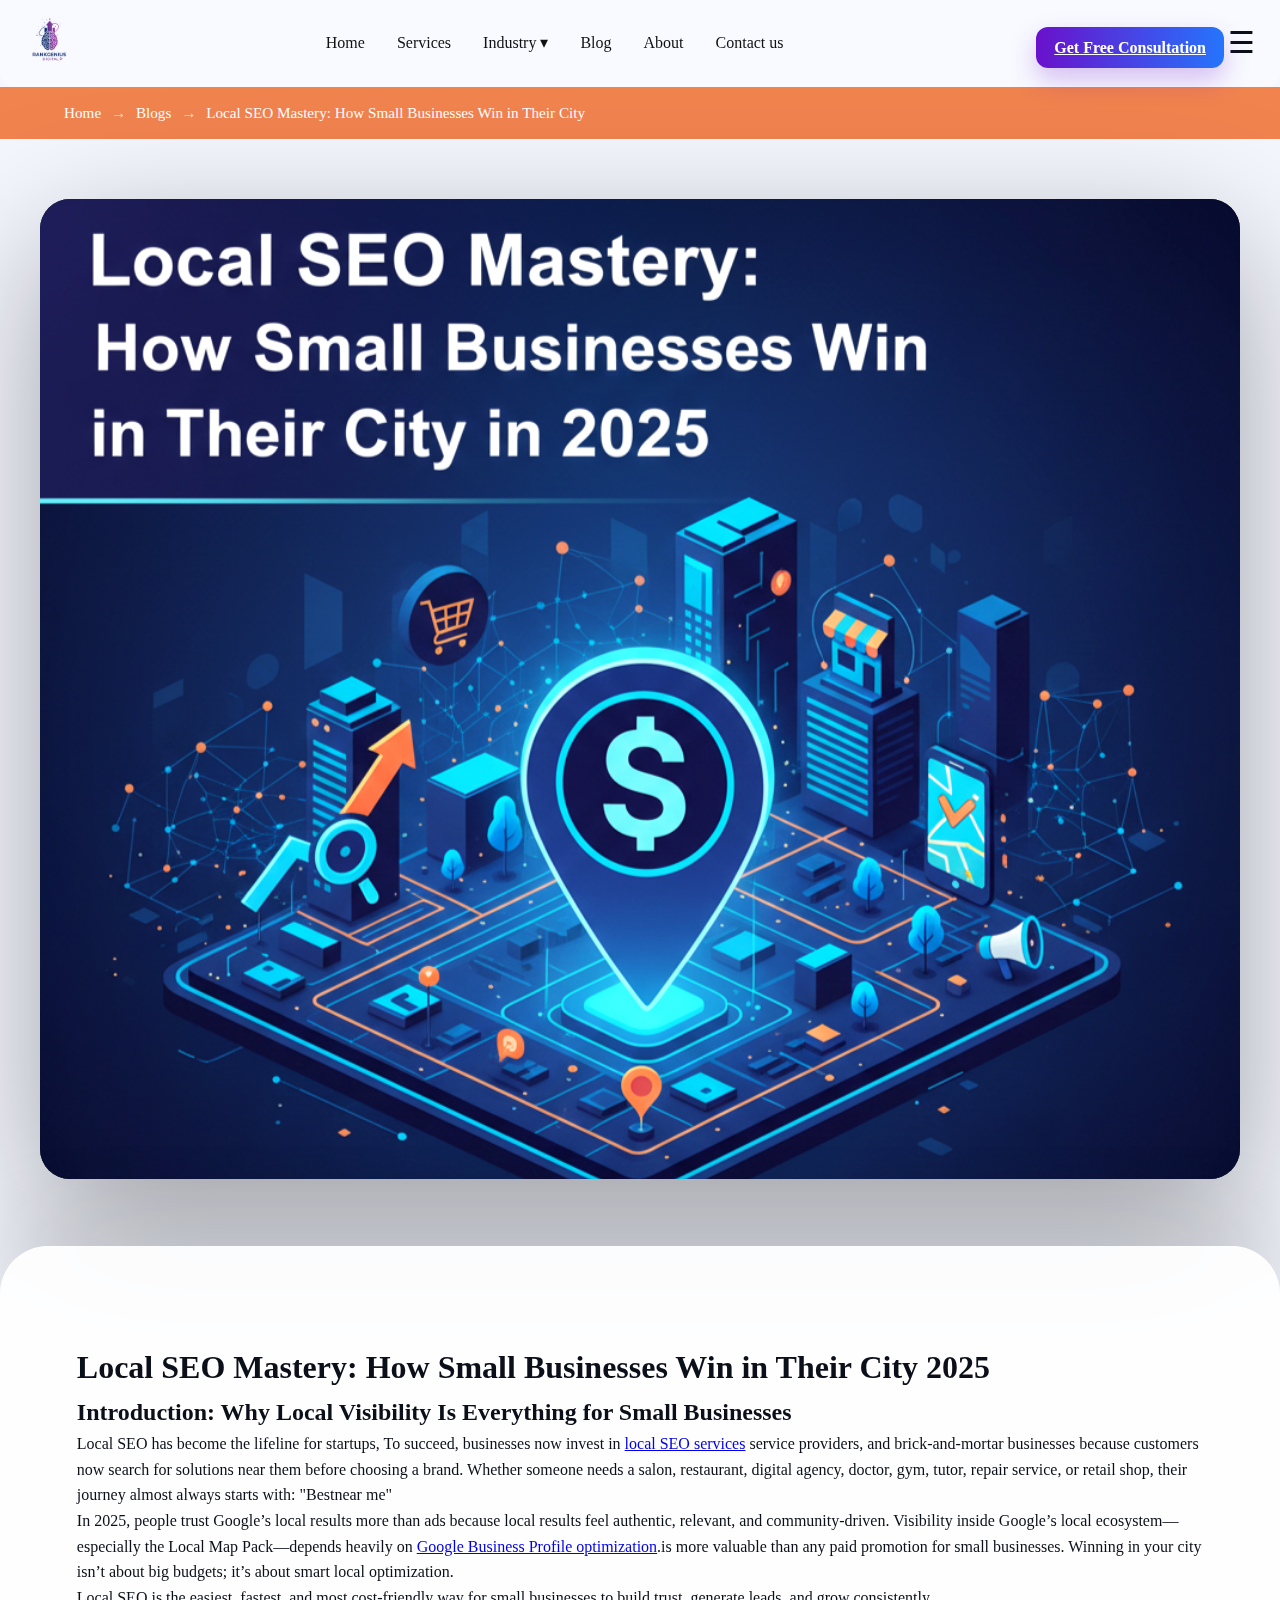
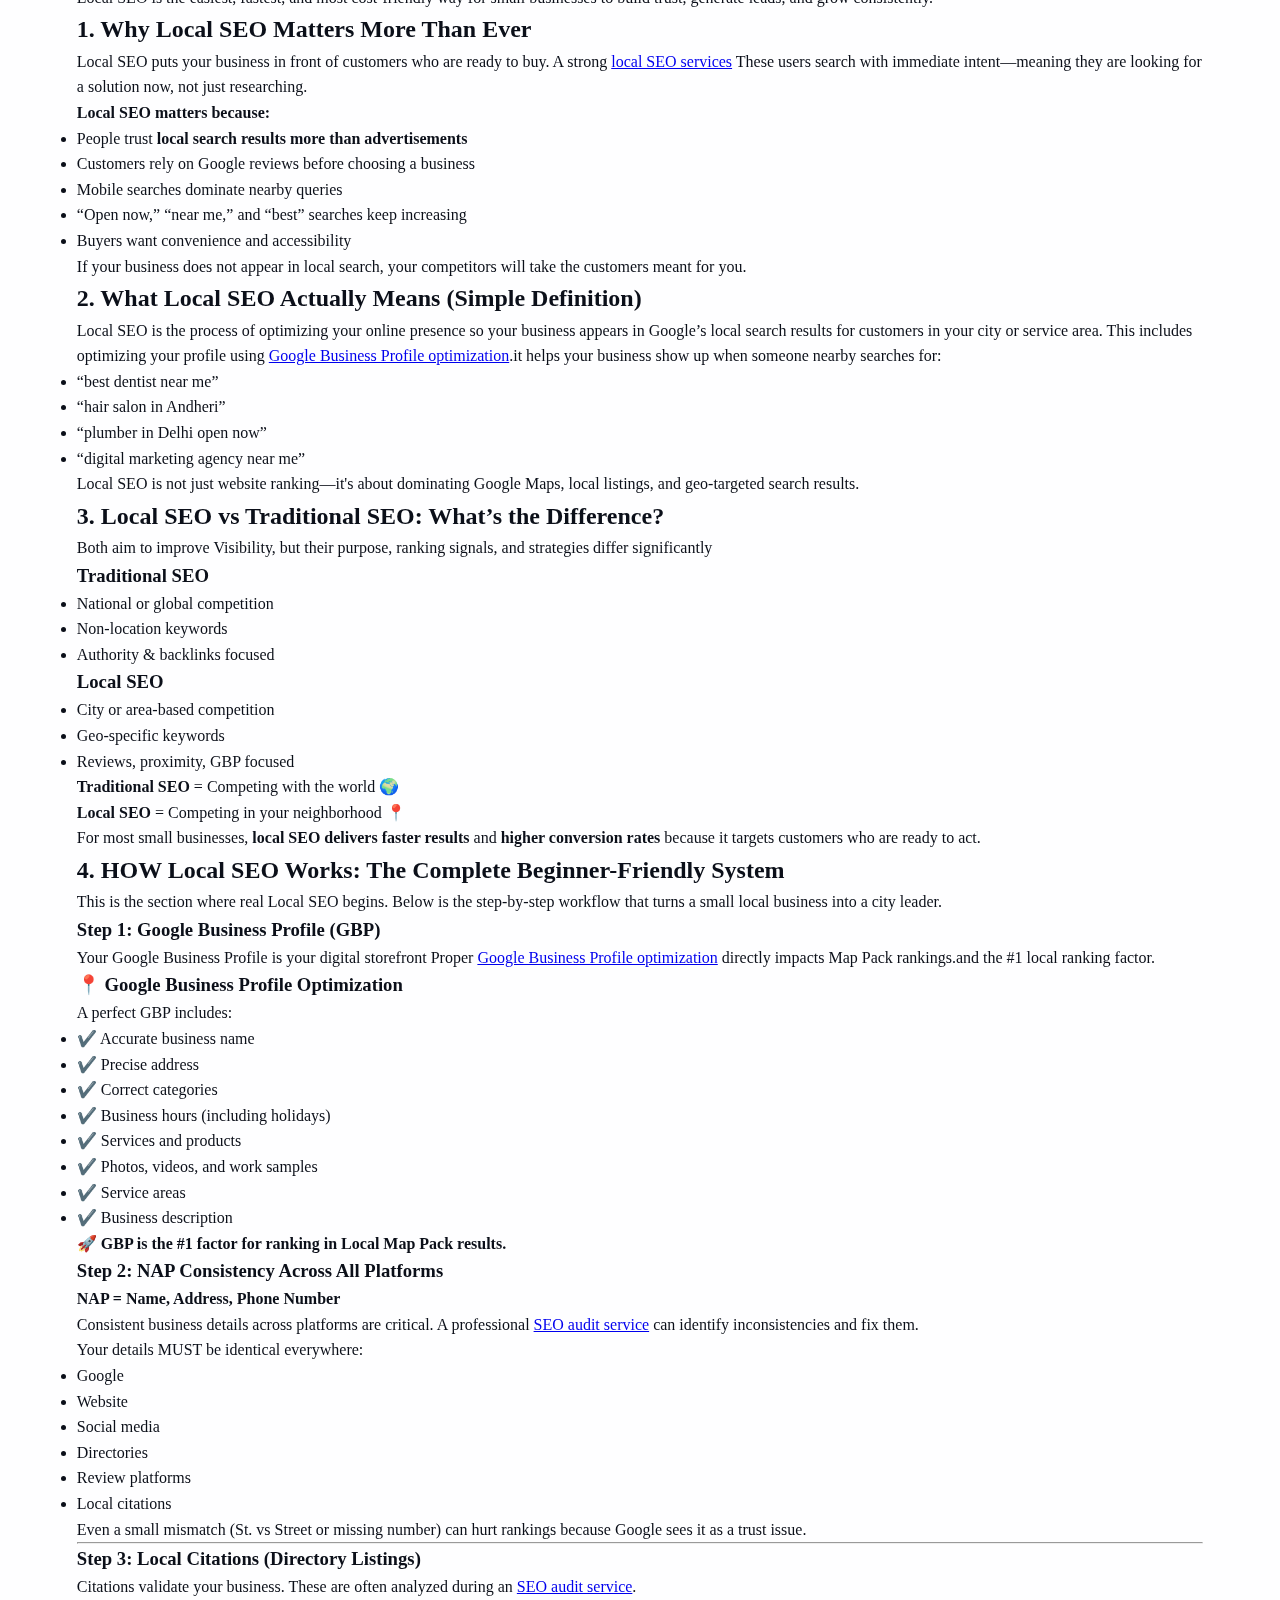
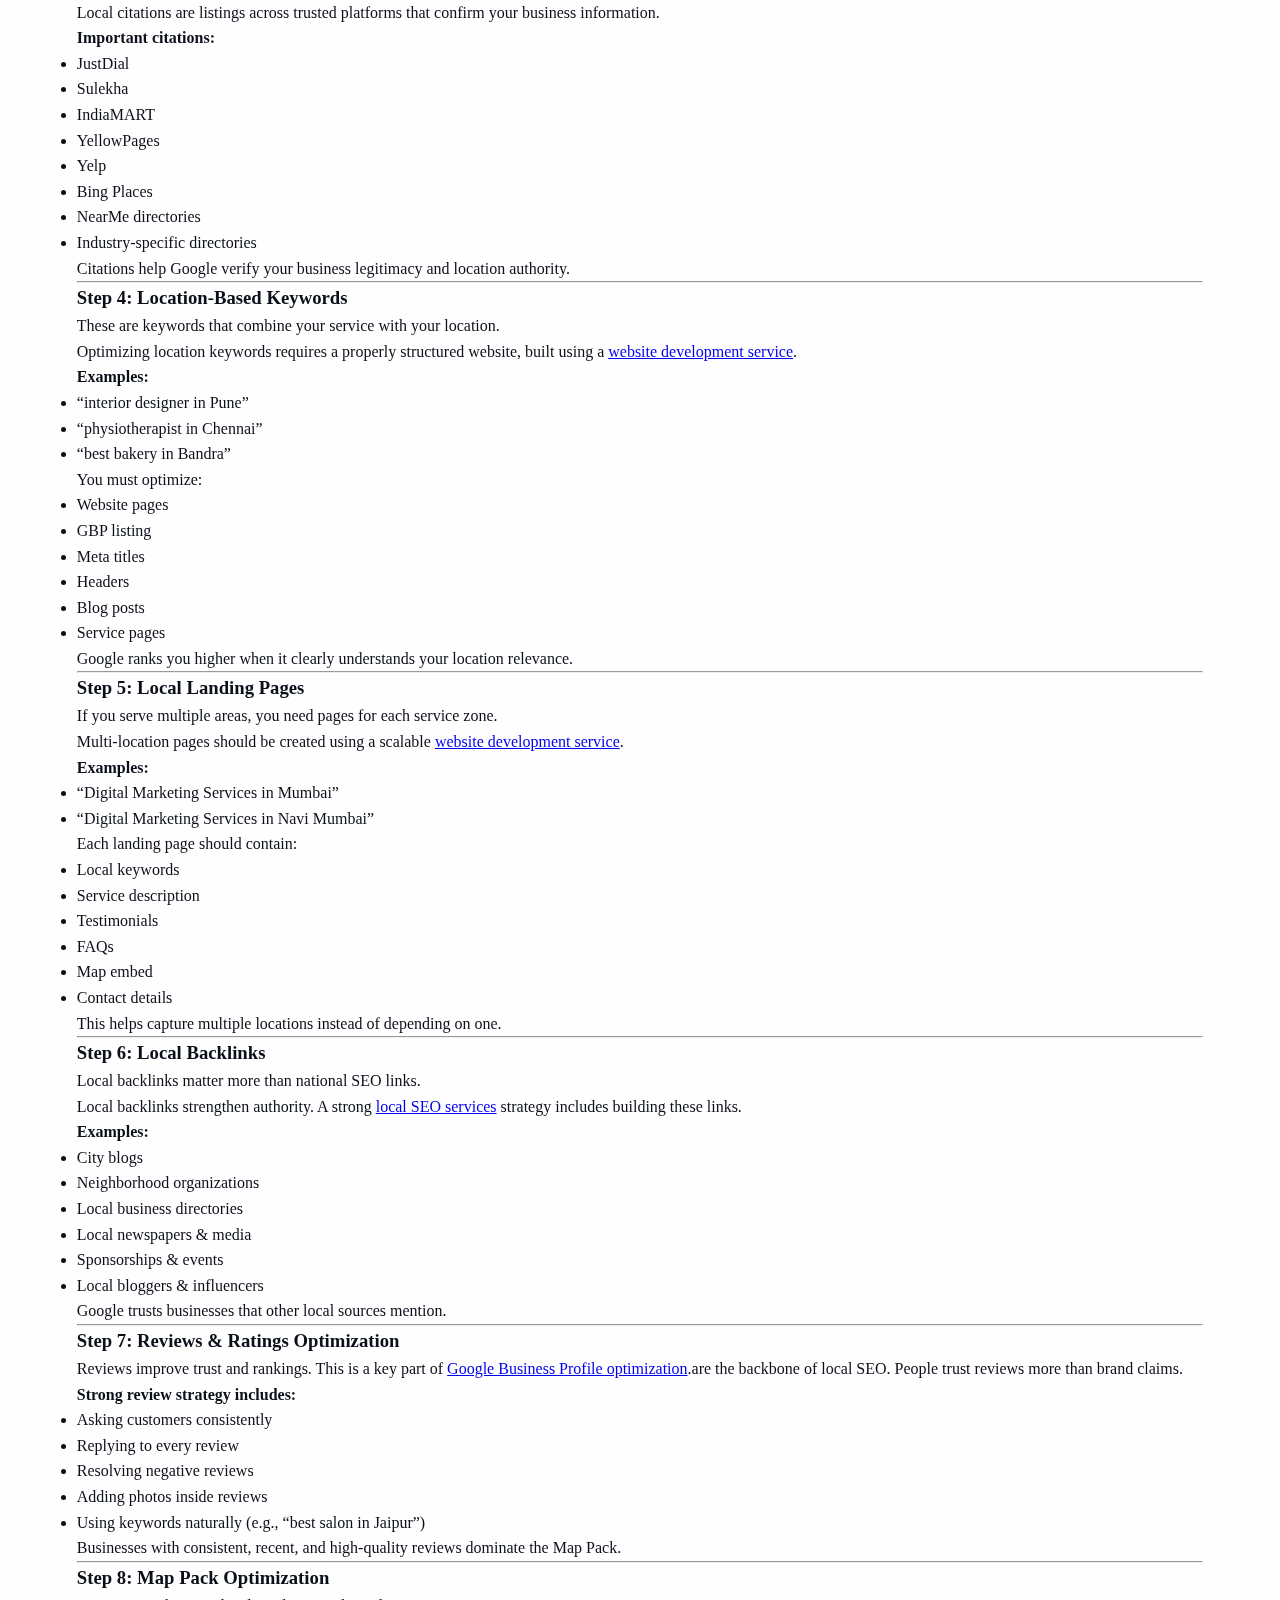
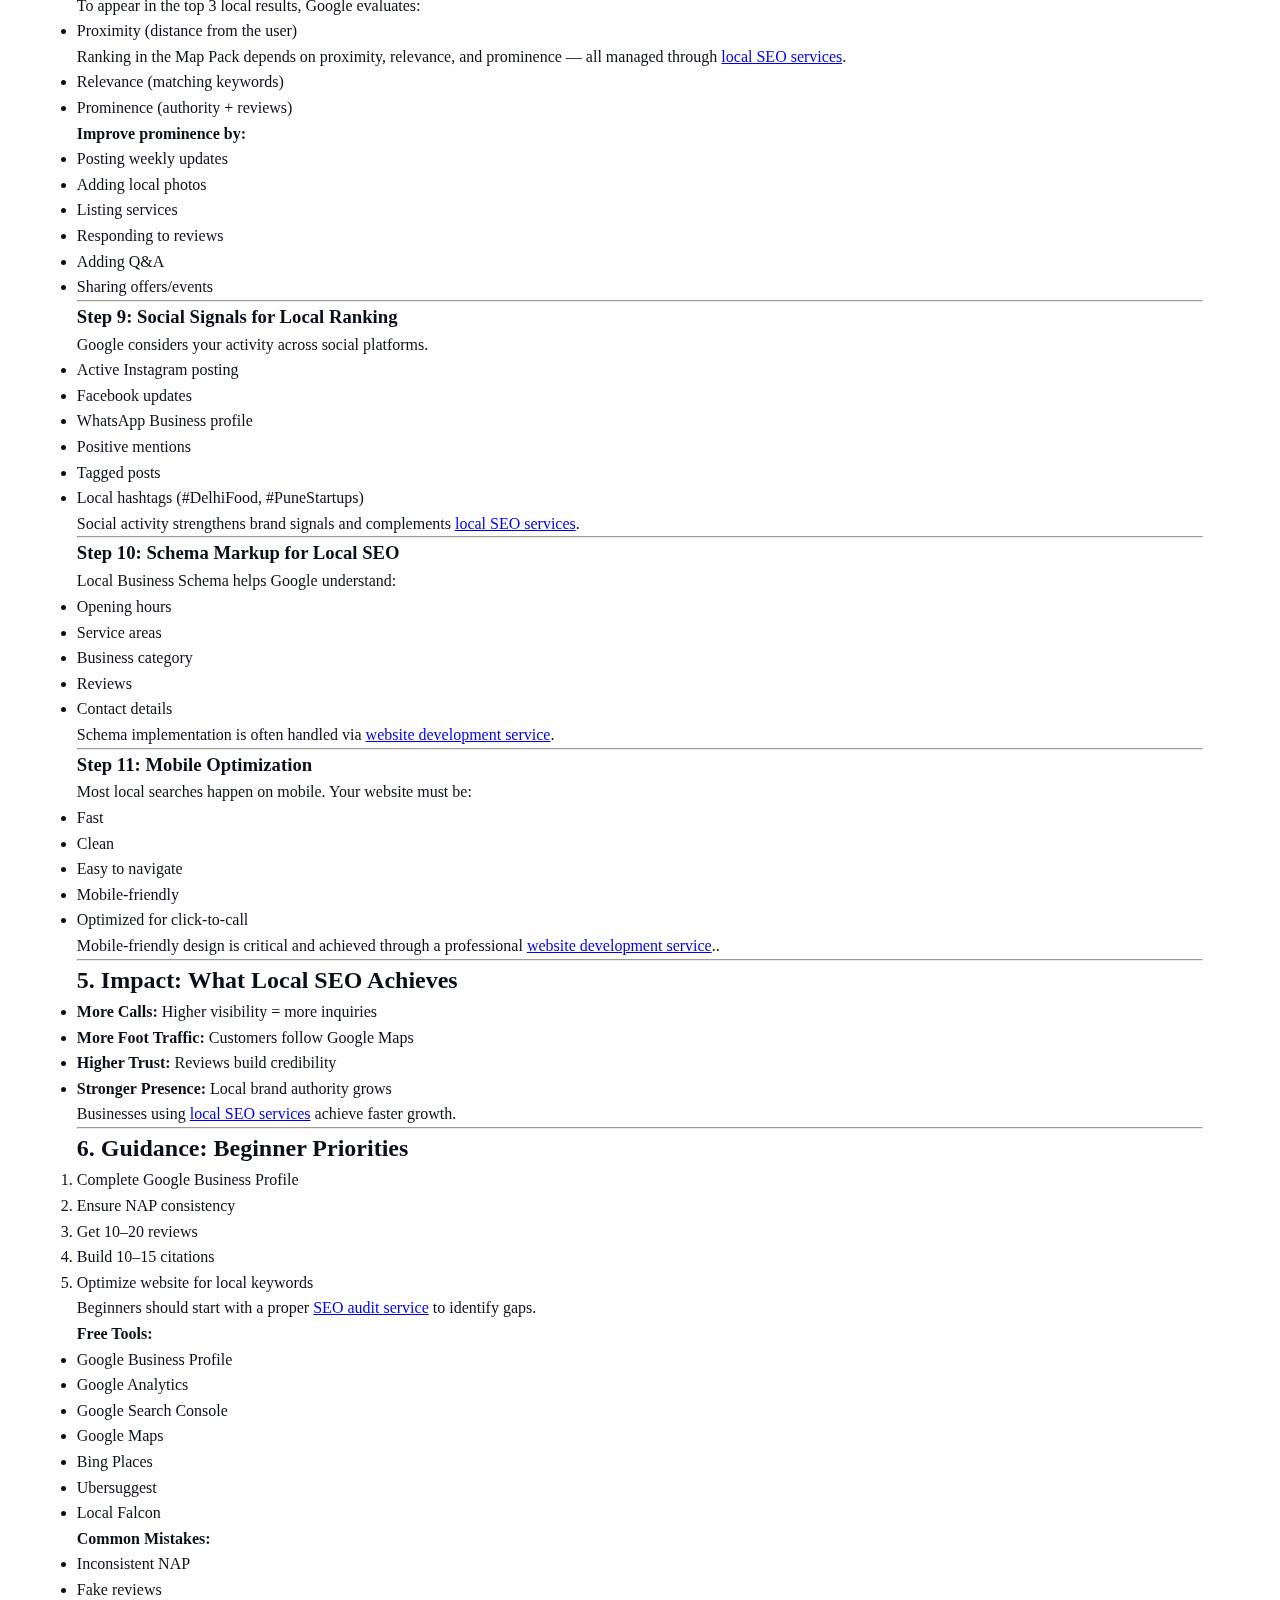
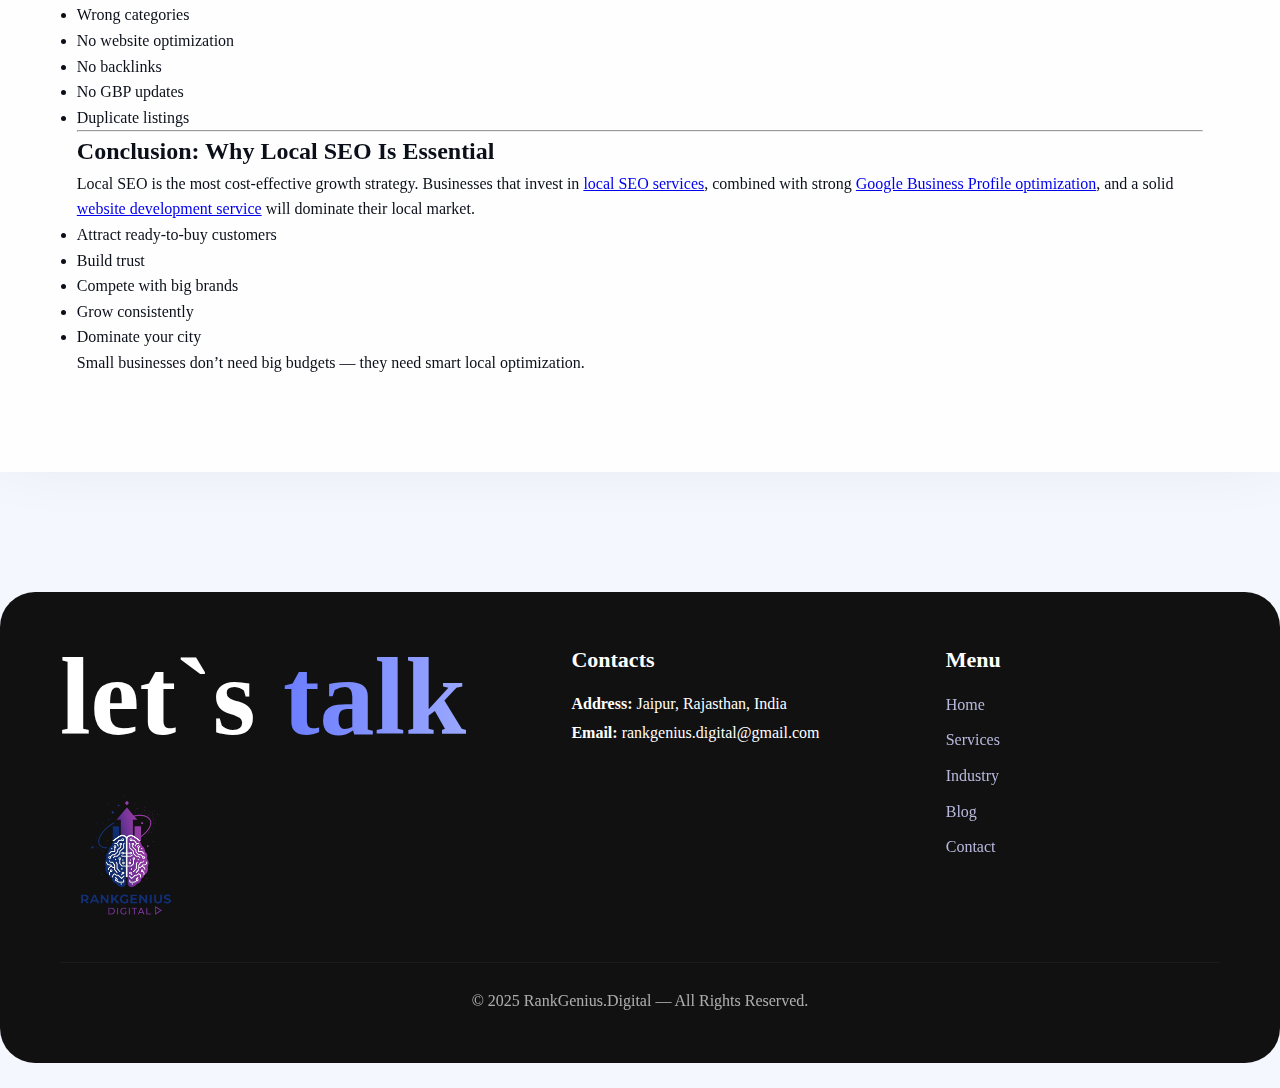
<file: blog9.html>
<!DOCTYPE html>
<html lang="en">

<head>
  <meta charset="UTF-8" />
  <meta name="viewport" content="width=device-width, initial-scale=1.0" />

  <!-- META -->
  <title>Local SEO Mastery: How Small Businesses Win in Their City</title>
  <meta name="description"
    content="Learn how small businesses can dominate their city with Local SEO — Google Business Profile, reviews, citations, map pack ranking, local keywords, and more.">
  <meta name="keywords"
    content="Local SEO guide, small business SEO, Google Business Profile optimization, local citations, map pack ranking, local backlinks, beginner SEO India">

  <link rel="stylesheet" href="styles1.css" />
</head>

<body>

  <!-- ================= HEADER (UNCHANGED) ================= -->
  <header class="nav-bar">
    <a href="index.html" class="logo">
      <img src="assets/logo.png" alt="RankGenius Digital Logo">
    </a>

    <nav id="navMenu">
      <ul>
        <li><a href="index.html">Home</a></li>
        <li><a href="services.html">Services</a></li>
        <li class="dropdown">
          <a href="#" class="drop-btn">Industry ▾</a>
          <ul class="dropdown-menu">
            <li><a href="we-serve.html">We Serve</a></li>
            <li><a href="packages.html">Packages</a></li>
          </ul>
        </li>
        <li><a href="blog.html" class="active">Blog</a></li>
        <li><a href="about.html">About</a></li>
        <li><a href="contact.html">Contact us</a></li>
      </ul>
    </nav>

    <div class="nav-actions">
      <a href="consultation.html" class="btn-accent">Get Free Consultation</a>
      <span id="menuToggle" class="mobile-menu-btn">☰</span>
    </div>
  </header>

  <!-- HERO -->

  <!-- ================= BLOG HERO ================= -->
  <!-- ================= BREADCRUMB ================= -->
  <div class="blog-breadcrumb-bar">
    <div class="breadcrumb-inner">
      Home <span>→</span> Blogs <span>→</span> Local SEO Mastery: How Small Businesses Win in Their City
    </div>
  </div>
  <!-- HERO SECTION -->
  <div class="blog-image">
    <img src="assets/blog/blog/blog9.png" alt="SEO Evolution">
  </div>
  <br>
  <br>
  <br>
  <!-- BLOG WRAPPER -->
  <main class="blog-container">

    <h1>Local SEO Mastery: How Small Businesses Win in Their City 2025</h1>

    <h2>Introduction: Why Local Visibility Is Everything for Small Businesses</h2>
    <p>
      Local SEO has become the lifeline for startups, To succeed, businesses now invest in 
      <a href="services.html">local SEO services</a> service providers, and brick-and-mortar businesses because
      customers now search for solutions near them before choosing a brand. Whether someone needs a salon, restaurant,
      digital agency, doctor, gym, tutor, repair service, or retail shop, their journey almost always starts with:
      "Best<service>near me"
    </p>
    <p>
      In 2025, people trust Google’s local results more than ads because local results feel authentic, relevant, and
      community-driven. Visibility inside Google’s local ecosystem—especially the Local Map Pack—depends heavily on 
      <a href="/google-business-profile-optimization">Google Business Profile optimization</a>.is more valuable than
      any paid promotion for small businesses. Winning in your city isn’t about big budgets; it’s about smart local
      optimization.
    </p>

    <p>Local SEO is the easiest, fastest, and most cost-friendly way for small businesses to build trust, generate
      leads, and grow consistently.</p>

    <h2>1. Why Local SEO Matters More Than Ever</h2>
    <p>Local SEO puts your business in front of customers who are ready to buy. A strong 
      <a href="services.html">local SEO services</a> These users search with immediate
      intent—meaning they are looking for a solution now, not just researching.</p>
    <h4>Local SEO matters because:</h4>
    <ul>
      <li>People trust <strong> local search results more than advertisements</strong></li>
      <li>Customers rely on Google reviews before choosing a business</li>
      <li>Mobile searches dominate nearby queries</li>
      <li>“Open now,” “near me,” and “best” searches keep increasing</li>
      <li>Buyers want convenience and accessibility</li>
    </ul>
    <p>If your business does not appear in local search, your competitors will take the customers meant for you.</p>

    <h2>2. What Local SEO Actually Means (Simple Definition)</h2>
    <p>
      Local SEO is the process of optimizing your online presence so your business appears in Google’s local search
      results for customers in your city or service area.  This includes optimizing your profile using 
      <a href="/google-business-profile-optimization">Google Business Profile optimization</a>.it helps your business show up when someone nearby searches
      for:
    </p>
    <ul>
      <li>“best dentist near me”</li>
      <li>“hair salon in Andheri”</li>
      <li>“plumber in Delhi open now”</li>
      <li>“digital marketing agency near me”</li>
    </ul>

    <p>Local SEO is not just website ranking—it's about dominating Google Maps, local listings, and geo-targeted search
      results.</p>

    <h2>3. Local SEO vs Traditional SEO: What’s the Difference?</h2>
    <p>Both aim to improve Visibility, but their purpose, ranking signals, and strategies differ significantly</p>

    <div class="comparison">
      <div>
        <h3>Traditional SEO</h3>
        <ul>
          <li>National or global competition</li>
          <li>Non-location keywords</li>
          <li>Authority & backlinks focused</li>
        </ul>
      </div>
      <div>
        <h3>Local SEO</h3>
        <ul>
          <li>City or area-based competition</li>
          <li>Geo-specific keywords</li>
          <li>Reviews, proximity, GBP focused</li>
        </ul>
        <!-- Highlight Comparison Section -->
        <div class="highlight-box">

          <p>
            <strong>Traditional SEO</strong> = Competing with the world 🌍
          </p>

          <p>
            <strong>Local SEO</strong> = Competing in your neighborhood 📍
          </p>

          <p>
            For most small businesses, <strong>local SEO delivers faster results</strong> and
            <strong>higher conversion rates</strong> because it targets customers who are ready to act.
          </p>

        </div>
      </div>
    </div>

    <h2>4. HOW Local SEO Works: The Complete Beginner-Friendly System</h2>
    <p>This is the section where real Local SEO begins. Below is the step-by-step workflow that turns a small local
      business into a city leader.</p>

    <h3>Step 1: Google Business Profile (GBP)</h3>
    <p>Your Google Business Profile is your digital storefront Proper 
      <a href="/google-business-profile-optimization">Google Business Profile optimization</a> 
      directly impacts Map Pack rankings.and the #1 local ranking factor.</p>
    <div class="gbp-card">

      <h3>📍 Google Business Profile Optimization</h3>

      <p>A perfect GBP includes:</p>

      <ul>
        <li>✔️ Accurate business name</li>
        <li>✔️ Precise address</li>
        <li>✔️ Correct categories</li>
        <li>✔️ Business hours (including holidays)</li>
        <li>✔️ Services and products</li>
        <li>✔️ Photos, videos, and work samples</li>
        <li>✔️ Service areas</li>
        <li>✔️ Business description</li>
      </ul>

      <p class="gbp-highlight">
        🚀 <strong>GBP is the #1 factor for ranking in Local Map Pack results.</strong>
      </p>

    </div>

    <!-- Step 2 -->
    <h3>Step 2: NAP Consistency Across All Platforms</h3>

    <p><strong>NAP = Name, Address, Phone Number</strong></p>
    <p>
      Consistent business details across platforms are critical. 
      A professional 
      <a href="services.html">SEO audit service</a> 
      can identify inconsistencies and fix them.
    </p>

    <p>Your details MUST be identical everywhere:</p>

    <ul>
      <li>Google</li>
      <li>Website</li>
      <li>Social media</li>
      <li>Directories</li>
      <li>Review platforms</li>
      <li>Local citations</li>
    </ul>

    <p>
      Even a small mismatch (St. vs Street or missing number) can hurt rankings
      because Google sees it as a trust issue.
    </p>

    <hr>

    <!-- Step 3 -->
    <h3>Step 3: Local Citations (Directory Listings)</h3>

    <p>
      Citations validate your business. These are often analyzed during an 
      <a href="services.html">SEO audit service</a>.
    </p>

    <p>
      Local citations are listings across trusted platforms that confirm your business information.
    </p>

    <p><strong>Important citations:</strong></p>

    <ul>
      <li>JustDial</li>
      <li>Sulekha</li>
      <li>IndiaMART</li>
      <li>YellowPages</li>
      <li>Yelp</li>
      <li>Bing Places</li>
      <li>NearMe directories</li>
      <li>Industry-specific directories</li>
    </ul>

    <p>
      Citations help Google verify your business legitimacy and location authority.
    </p>

    <hr>

    <!-- Step 4 -->
    <h3>Step 4: Location-Based Keywords</h3>

    <p>
      These are keywords that combine your service with your location.
    </p>

    <p>
      Optimizing location keywords requires a properly structured website, built using a 
      <a href="/website-development">website development service</a>.
    </p>

    <p><strong>Examples:</strong></p>

    <ul>
      <li>“interior designer in Pune”</li>
      <li>“physiotherapist in Chennai”</li>
      <li>“best bakery in Bandra”</li>
    </ul>

    <p>You must optimize:</p>

    <ul>
      <li>Website pages</li>
      <li>GBP listing</li>
      <li>Meta titles</li>
      <li>Headers</li>
      <li>Blog posts</li>
      <li>Service pages</li>
    </ul>

    <p>
      Google ranks you higher when it clearly understands your location relevance.
    </p>

    <hr>

    <!-- Step 5 -->
    <h3>Step 5: Local Landing Pages</h3>

    <p>
      If you serve multiple areas, you need pages for each service zone.
    </p>

    <p>
      Multi-location pages should be created using a scalable 
      <a href="/website-development">website development service</a>.
    </p>

    <p><strong>Examples:</strong></p>

    <ul>
      <li>“Digital Marketing Services in Mumbai”</li>
      <li>“Digital Marketing Services in Navi Mumbai”</li>
    </ul>

    <p>Each landing page should contain:</p>

    <ul>
      <li>Local keywords</li>
      <li>Service description</li>
      <li>Testimonials</li>
      <li>FAQs</li>
      <li>Map embed</li>
      <li>Contact details</li>
    </ul>

    <p>
      This helps capture multiple locations instead of depending on one.
    </p>

    <hr>

    <!-- Step 6 -->
    <h3>Step 6: Local Backlinks</h3>

    <p>
      Local backlinks matter more than national SEO links.
    </p>
    <p>
      Local backlinks strengthen authority. A strong 
      <a href="services.html">local SEO services</a> 
      strategy includes building these links.
    </p>

    <p><strong>Examples:</strong></p>

    <ul>
      <li>City blogs</li>
      <li>Neighborhood organizations</li>
      <li>Local business directories</li>
      <li>Local newspapers & media</li>
      <li>Sponsorships & events</li>
      <li>Local bloggers & influencers</li>
    </ul>

    <p>
      Google trusts businesses that other local sources mention.
    </p>

    <hr>

    <!-- Step 7 -->
    <h3>Step 7: Reviews & Ratings Optimization</h3>

    <p>
      Reviews improve trust and rankings. This is a key part of 
      <a href="/google-business-profile-optimization">Google Business Profile optimization</a>.are the backbone of local SEO. People trust reviews more than brand claims.
    </p>

    <p><strong>Strong review strategy includes:</strong></p>

    <ul>
      <li>Asking customers consistently</li>
      <li>Replying to every review</li>
      <li>Resolving negative reviews</li>
      <li>Adding photos inside reviews</li>
      <li>Using keywords naturally (e.g., “best salon in Jaipur”)</li>
    </ul>

    <p>
      Businesses with consistent, recent, and high-quality reviews dominate the Map Pack.
    </p>

    <hr>

    <!-- Step 8 -->
    <h3>Step 8: Map Pack Optimization</h3>

    <p>To appear in the top 3 local results, Google evaluates:</p>

    <ul>
      <li>Proximity (distance from the user)</li>
      <p>
        Ranking in the Map Pack depends on proximity, relevance, and prominence — all managed through 
        <a href="services.html">local SEO services</a>.
      </p>
    
      <li>Relevance (matching keywords)</li>
      <li>Prominence (authority + reviews)</li>
    </ul>

    <p><strong>Improve prominence by:</strong></p>

    <ul>
      <li>Posting weekly updates</li>
      <li>Adding local photos</li>
      <li>Listing services</li>
      <li>Responding to reviews</li>
      <li>Adding Q&A</li>
      <li>Sharing offers/events</li>
    </ul>


    <hr>

    <!-- Step 9 -->
    <h3>Step 9: Social Signals for Local Ranking</h3>

    <p>
      Google considers your activity across social platforms.
    </p>

    <ul>
      <li>Active Instagram posting</li>
      <li>Facebook updates</li>
      <li>WhatsApp Business profile</li>
      <li>Positive mentions</li>
      <li>Tagged posts</li>
      <li>Local hashtags (#DelhiFood, #PuneStartups)</li>
    </ul>

    <p>
      Social activity strengthens brand signals and complements 
      <a href="services.html">local SEO services</a>.
    </p>

    <hr>

    <!-- Step 10 -->
    <h3>Step 10: Schema Markup for Local SEO</h3>

    <p>
      Local Business Schema helps Google understand:
    </p>

    <ul>
      <li>Opening hours</li>
      <li>Service areas</li>
      <li>Business category</li>
      <li>Reviews</li>
      <li>Contact details</li>
    </ul>

    <p>
      Schema implementation is often handled via 
      <a href="/website-development">website development service</a>.
    </p>

    <hr>

    <!-- Step 11 -->
    <h3>Step 11: Mobile Optimization</h3>

    <p>
      Most local searches happen on mobile. Your website must be:
    </p>

    <ul>
      <li>Fast</li>
      <li>Clean</li>
      <li>Easy to navigate</li>
      <li>Mobile-friendly</li>
      <li>Optimized for click-to-call</li>
    </ul>

    <p>
      Mobile-friendly design is critical and achieved through a professional 
      <a href="/website-development">website development service</a>..
    </p>

    <hr>

    <!-- Impact -->
    <h2>5. Impact: What Local SEO Achieves</h2>

    <ul>
      <li><strong>More Calls:</strong> Higher visibility = more inquiries</li>
      <li><strong>More Foot Traffic:</strong> Customers follow Google Maps</li>
      <li><strong>Higher Trust:</strong> Reviews build credibility</li>
      <li><strong>Stronger Presence:</strong> Local brand authority grows</li>
    </ul>

    <p>
      Businesses using 
      <a href="services.html">local SEO services</a> 
      achieve faster growth.
    </p>

    <hr>

    <!-- Guidance -->
    <h2>6. Guidance: Beginner Priorities</h2>

    <ol>
      <li>Complete Google Business Profile</li>
      <li>Ensure NAP consistency</li>
      <li>Get 10–20 reviews</li>
      <li>Build 10–15 citations</li>
      <li>Optimize website for local keywords</li>
    </ol>

    <p>
      Beginners should start with a proper 
      <a href="services.html">SEO audit service</a> 
      to identify gaps.
    </p>

    <h4>Free Tools:</h4>

    <ul>
      <li>Google Business Profile</li>
      <li>Google Analytics</li>
      <li>Google Search Console</li>
      <li>Google Maps</li>
      <li>Bing Places</li>
      <li>Ubersuggest</li>
      <li>Local Falcon</li>
    </ul>

    <h4>Common Mistakes:</h4>

    <ul>
      <li>Inconsistent NAP</li>
      <li>Fake reviews</li>
      <li>Wrong categories</li>
      <li>No website optimization</li>
      <li>No backlinks</li>
      <li>No GBP updates</li>
      <li>Duplicate listings</li>
    </ul>

    <hr>

    <!-- Conclusion -->
    <h2>Conclusion: Why Local SEO Is Essential</h2>

    <p>
      Local SEO is the most cost-effective growth strategy. Businesses that invest in 
      <a href="services.html">local SEO services</a>, 
      combined with strong 
      <a href="/google-business-profile-optimization">Google Business Profile optimization</a>, 
      and a solid 
      <a href="/website-development">website development service</a> 
      will dominate their local market.
    </p>

    <ul>
      <li>Attract ready-to-buy customers</li>
      <li>Build trust</li>
      <li>Compete with big brands</li>
      <li>Grow consistently</li>
      <li>Dominate your city</li>
    </ul>

    <p>
      Small businesses don’t need big budgets — they need smart local optimization.
    </p>

  </main>

  <style>
    /* ---------- Breadcrumb ---------- */
    .blog-breadcrumb-bar {
      width: 100%;
      background: #f1834f;
      color: #fff;
      padding: 14px 0;
      font-size: 0.95rem;
      font-weight: 500;
      margin-bottom: 0;
    }

    .blog-breadcrumb-bar .breadcrumb-inner {
      max-width: 1200px;
      margin: 0 auto;
      padding: 0 24px;
    }

    .blog-breadcrumb-bar a {
      color: #fff;
      text-decoration: none;
      opacity: 0.95;
    }

    .blog-breadcrumb-bar span {
      margin: 0 6px;
      opacity: 0.85;
    }

    /* ================================
   BLOG HERO IMAGE – FULL WIDTH
================================ */
    /* ================================
   BLOG HERO – REDUCED HEIGHT
================================ */
    .blog-image {
      position: relative;
      max-width: 1200px;
      aspect-ratio: 16 / 9;
      /* Apple / BrandMind ratio */
      margin: 60px auto 70px;
      height: 980px;
      border-radius: 30px;
      overflow: hidden;
      background: #0b0f19;

      /* premium depth */
      box-shadow:
        0 45px 140px rgba(0, 0, 0, 0.35),
        inset 0 0 0 1px rgba(255, 255, 255, 0.08);
    }

    .blog-image img {
      width: 100%;
      height: 100%;

      object-fit: cover;
      /* FULL cover */
      object-position: center center;

      transform: scale(1.02);
      /* subtle premium zoom */
      filter: saturate(1.05) contrast(1.05);

      display: block;
    }

    /* Gradient overlay + title 
.blog-content-overlay {
  position: absolute;
  inset: 0;
  background: linear-gradient(120deg,
      rgba(6, 10, 30, 0.88),
      rgba(20, 30, 90, 0.75));
  display: flex;
  align-items: center;
  justify-content: center;
  padding: 40px;
}*/

    .blog-content-overlay h1 {
      max-width: 900px;
      color: #ffffff;
      font-size: clamp(2rem, 3vw, 2.8rem);
      line-height: 1.25;
      font-weight: 700;
      text-align: center;
    }

    .blog-container {
      position: relative;
      width: 100%;
      max-width: 100%;
      margin: -80px 0 120px;
      padding: 96px clamp(24px, 6vw, 120px);

      background: rgba(255, 255, 255, 0.88);
      backdrop-filter: blur(30px);
      -webkit-backdrop-filter: blur(30px);

      border-radius: 0;
      border-top-left-radius: 48px;
      border-top-right-radius: 48px;

      box-shadow:
        0 -30px 80px rgba(0, 0, 0, 0.12);

      z-index: 5;
    }


    .blog-card {
      width: 100%;
    }

    .blog-card h2 {
      font-size: 1.85rem;
      margin: 48px 0 18px;
      line-height: 1.35;
    }

    .blog-card h3 {
      margin-top: 32px;
      font-size: 1.35rem;
    }

    .blog-card p {
      font-size: 1.05rem;
      line-height: 1.85;
      color: #2a2a2a;
      margin-bottom: 18px;
    }

    .blog-card ul {
      padding-left: 22px;
      margin-bottom: 28px;
    }

    .blog-card li {
      margin-bottom: 10px;
      line-height: 1.7;
    }

    @media (max-width: 768px) {
      .blog-image {
        height: 60vh;
        min-height: 420px;
      }

      .blog-container {
        margin: -80px 16px 80px;
        padding: 52px 28px;
        border-radius: 24px;
      }

      .blog-card h2 {
        font-size: 1.45rem;
      }
    }
  </style>

  <!-- ================= FOOTER (UNCHANGED) ================= -->
  <footer class="dark-footer">
    <div class="footer-inner">
      <div class="footer-left">
        <h1 class="footer-title">let`s <span>talk</span></h1>
        <img src="assets/logo.png" class="footer-logo">
      </div>

      <div class="footer-contact">
        <h3>Contacts</h3>
        <p><strong>Address:</strong> Jaipur, Rajasthan, India</p>
        <p><strong>Email:</strong> rankgenius.digital@gmail.com</p>
      </div>

      <div class="footer-menu">
        <h3>Menu</h3>
        <a href="index.html">Home</a>
        <a href="services.html">Services</a>
        <a href="we-serve.html">Industry</a>
        <a href="blog.html">Blog</a>
        <a href="contact.html">Contact</a>
      </div>
    </div>

    <div class="footer-bottom">
      © 2025 RankGenius.Digital — All Rights Reserved.
    </div>
  </footer>

  <script src="script.js"></script>
  <script src="mobile.js"></script>

</body>

</html>
</file>
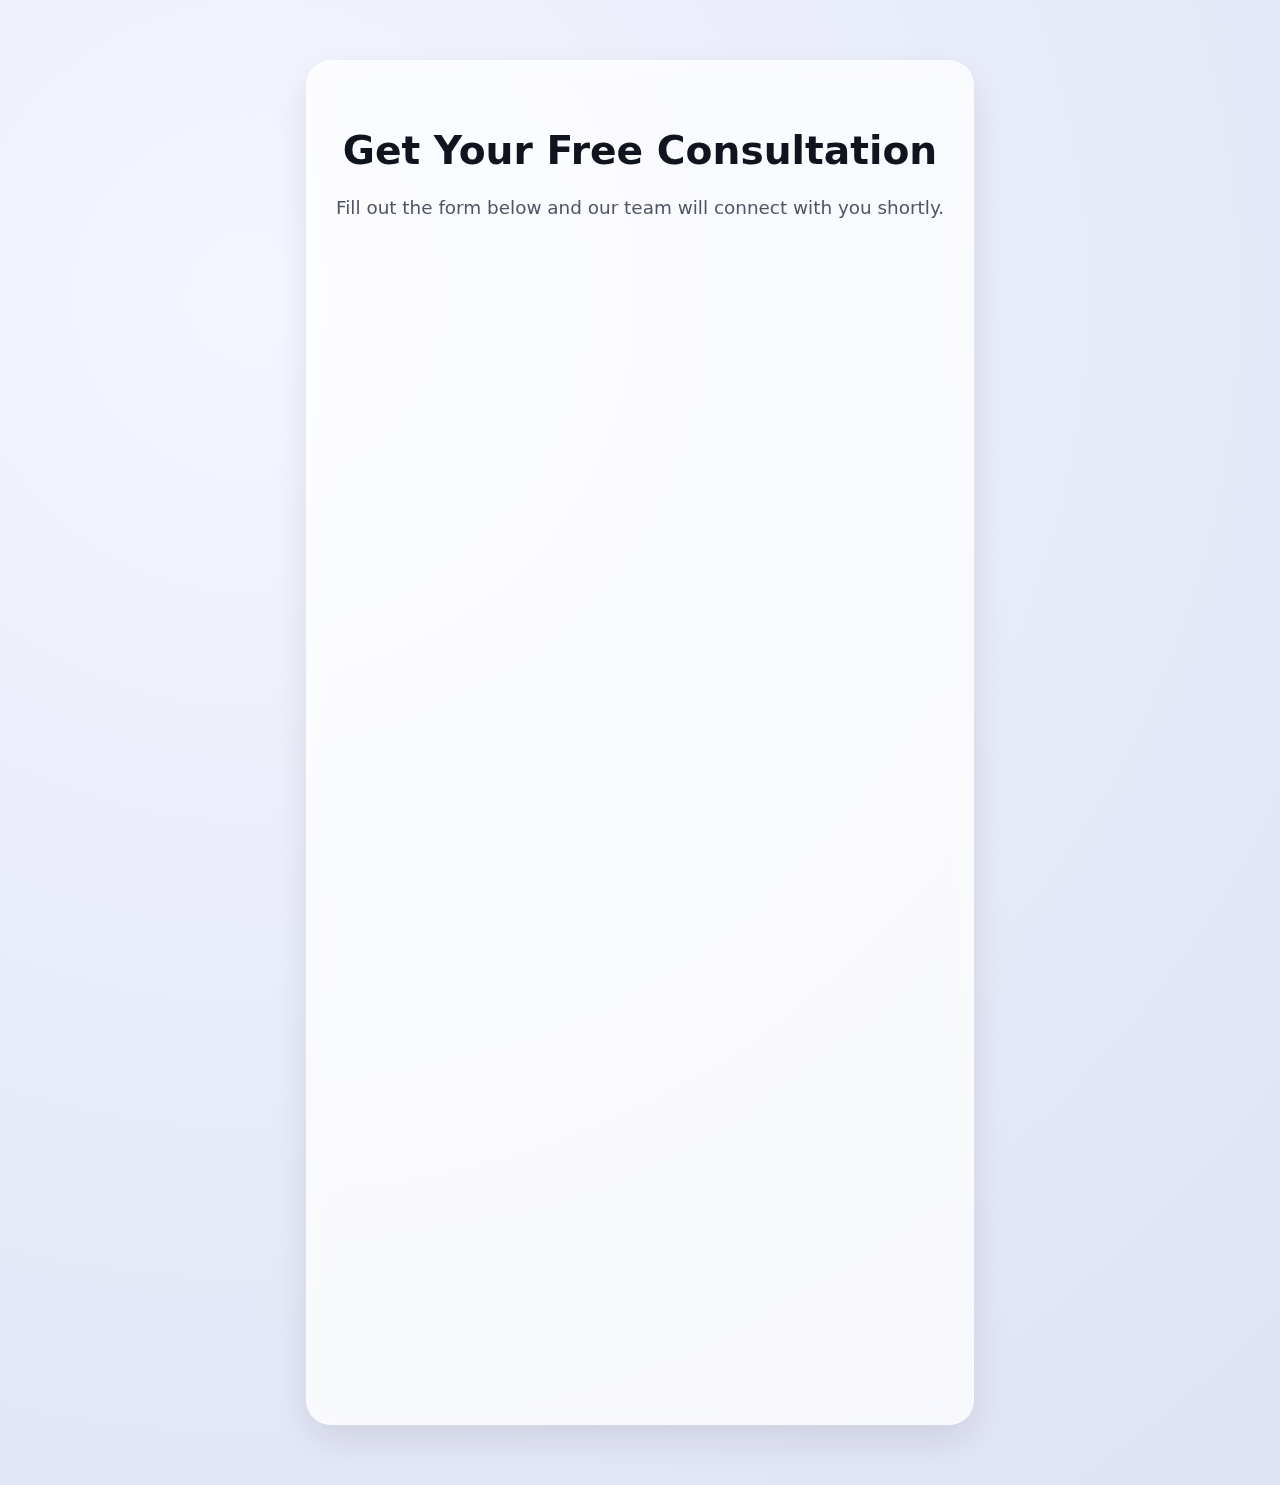
<file: consultation.html>
<!doctype html>
<html lang="en">
<head>
  <meta charset="utf-8" />
  <meta name="viewport" content="width=device-width,initial-scale=1" />
  <title>Get Free Consultation | RankGenius Digital | Expert SEO & Marketing Advice</title>
<meta name="description" content="Book a free consultation with RankGenius Digital — India’s best AI-powered marketing agency. Get insights and strategies to boost your brand visibility and ROI.">
<meta name="keywords" content="free consultation, RankGenius Digital, SEO audit, marketing advice, digital growth plan, AI marketing experts, India">

  <title>Get Free Consultation | RankGenius</title>
  <link rel="stylesheet" href="styles1.css">
</head>
<body class="consult-body">

  <!-- =============================
     GOOGLE FORM WRAPPER
============================== -->
<section class="consultation-section">
  <div class="container form-wrapper">

    <h1 class="form-title">Get Your Free Consultation</h1>
    <p class="form-subtitle">
      Fill out the form below and our team will connect with you shortly.
    </p>

    <!-- ⭐ Embedded Google Form -->
    <div class="google-form-container">
      <iframe 
        src="https://docs.google.com/forms/d/e/1FAIpQLSdo0f0SdUATjbOsR6XRQnhub-03oH8y9mTkv53qSQS2VEHO3w/viewform?embedded=true" 
        frameborder="0" 
        marginheight="0" 
        marginwidth="0" 
        allowfullscreen>
        Loading…
      </iframe>
    </div>

  </div>
</section>


    <p id="thankyou" style="display:none; margin-top:1rem; color:#dff0d8; font-weight:700;"></p>

   <!-- <a href="index.html" class="back-link">← Back to Home</a>-->
  </div>

  <script src="script.js"></script>

  <script>
    document.addEventListener("click", function (e) {
        // Prevent redirect ONLY if user clicks inside the form container
        if (!e.target.closest(".consult-form-container")) {
            window.location.href = "index.html";
        }
    });
    </script>
    

</body>
</html>
</file>
<file: styles1.css>
/* =========================================================================
   RankGenius Digital — MASTER STYLESHEET (Light Mode)
   For: index.html, about.html, services.html, contact.html, packages.html,
        industry.html, consultation.html, we-serve.html
   Premium Glass + Hover (Style B)
   Font: Times New Roman
   ========================================================================= */


/* =========================================================================
   MODERN NAVIGATION BAR — DARK GLASS + PREMIUM HOVER
   Palette: Royal Blue + Purple (Matches Full Website)
   ========================================================================= */

:root {
  --primary: #4f5bff;
  --accent: #8a4dff;
  --nav-bg: #0b0f19;
  /* deep navy */
  --nav-bg-2: #0d0d26;
  /* darker section */
  --text-light: #ffffff;

}

/* GLOBAL RESET */
* {
  margin: 0;
  padding: 0;
  box-sizing: border-box;
}

html {
  scroll-behavior: smooth;
}

body {
  font-family: "Times New Roman", serif;
  background: #f5f7ff;
  color: #0b0f19;
  overflow-x: hidden;
  line-height: 1.6;
}

/* GLOBAL CONTAINER */
.container {
  width: 100%;
  max-width: 1200px;
  margin: auto;
  padding: 0 20px;
}

/* ============================================================
   ⭐ STICKY FROSTED-GLASS NAV BAR (FINAL PERFECT VERSION)
   ============================================================ */
   .nav-bar {
    width: 100%;
    max-width: 1350px;
    margin: 0 auto;
    padding: 15px 25px;
  
    display: flex;
    align-items: center;
    justify-content: space-between;
  
    background: rgba(255, 255, 255, 0.35);
    backdrop-filter: blur(12px);
    -webkit-backdrop-filter: blur(12px);
    
    border-bottom: 1px solid rgba(255,255,255,0.3);
    border-radius: 0 0 14px 14px;
  
    position: sticky;
    top: 0;
    z-index: 99999;
    transition: 0.35s ease;
  }
  
/* Scroll effect */
.nav-bar.scrolled {
  background: rgba(255, 255, 255, 0.92);
  backdrop-filter: blur(18px);
  -webkit-backdrop-filter: blur(18px);
  box-shadow: 0 8px 22px rgba(0,0,0,0.12);
  padding: 12px 25px;
}

/* ---------------------------
     NAV LINKS
  --------------------------- */
.logo img {
  height: 48px;
  width: auto;
}

/* Links */
nav ul {
  display: flex;
  align-items: center;
  gap: 32px;
  list-style: none;
}

nav ul li {
  position: relative;
}

nav ul li a {
  font-size: 16px;
  color: #111;
  text-decoration: none;
  font-weight: 500;
  padding-bottom: 3px;
}

/* Underline effect */
nav ul li a::after {
  content: "";
  position: absolute;
  bottom: -3px;
  left: 0;
  width: 0%;
  height: 2px;
  background: linear-gradient(90deg, #6a11cb, #2575fc);
  transition: width 0.35s ease;
}

nav ul li a:hover::after,
nav ul li a.active::after {
  width: 100%;
}

/* --- ensure navbar sits on top --- */
/*header.nav-bar,
.nav-bar {
  position: fixed; /* or sticky if you prefer */
 /* top: 0;
  left: 0;
  right: 0;
  z-index: 99999; /* high enough to sit above hero }*/

/* --- dropdown base (hidden by default) --- */
.dropdown {
  position: relative;
}
.dropdown-menu {
  position: absolute;
  top: calc(100% + 10px); /* a little gap under the link */
  left: 0;
  min-width: 180px;
  border-radius: 12px;
  padding: 8px 0;
  background: rgba(255,255,255,0.96);
  backdrop-filter: blur(12px);
  box-shadow: 0 14px 36px rgba(0,0,0,0.12);
  transform: translateY(6px);
  opacity: 0;
  pointer-events: none;
  transition: opacity .18s ease, transform .18s ease;
  z-index: 999999;
}

/* --- show on hover of parent li --- */
.dropdown:hover > .dropdown-menu,
.dropdown:focus-within > .dropdown-menu {
  opacity: 1;
  transform: translateY(0);
  pointer-events: auto;
  display: block; /* safety */
}

/* --- item styles --- */
.dropdown-menu li { padding: 10px 18px; }
.dropdown-menu li a { display:block; color:#222; text-decoration:none; font-size:15px; }
.dropdown-menu li a:hover { color:#6a11cb; }

/* --- ensure hero overlay doesn't block pointer events --- */
.hero,
.hero::before {
  pointer-events: none; /* hero won't intercept mouse events */
}

/* but allow hero children to be interactive */
.hero * { pointer-events: auto; }

/* --- keyboard accessibility focus style for drop-btn --- */
.drop-btn:focus {
  outline: none;
  /* optionally show underline / focus style */
}


/* Background overlay always below all elements */
.hero::before {
  content: "";
  position: absolute;
  inset: 0;
  background: rgba(0,0,0,0.55);
  z-index: -1;
}
.hero * {
  pointer-events: auto !important;
}

/* ---------------------------
     CTA Button
  --------------------------- */
.btn-accent {
  background: linear-gradient(90deg, #6a11cb, #2575fc);
  padding: 12px 18px;
  border-radius: 12px;
  color: #fff;
  font-weight: 600;
  box-shadow: 0 12px 26px rgba(106, 17, 203, 0.25);
  transition: .3s ease;
}

.btn-accent:hover {
  transform: translateY(-3px);
  box-shadow: 0 16px 40px rgba(106, 17, 203, 0.35);
}

/* ---------------------------
     MOBILE MENU
  --------------------------- */
.mobile-menu-btn {
  display: inline-flex;
  font-size: 30px;
  cursor: pointer;
  background: none;
  border: none;
}

@media (max-width: 850px) {
  .mobile-menu-btn {
    display: block;
  }

  .btn-accent {
    display: none;
  }

  nav ul {
    flex-direction: column;
    gap: 25px;
    position: fixed;
    top: 72px;
    right: -100%;
    width: 260px;
    height: calc(100vh - 72px);

    background: rgba(255, 255, 255, 0.95);
    backdrop-filter: blur(14px);

    padding: 35px 20px;
    transition: .35s ease;
  }

  nav ul.active {
    right: 0;
  }
}

/* ============================================================
        HERO SECTION — FIXED (NO MORE OVERLAP)
  ============================================================ */
  .hero {
    padding: 160px 0 130px;
    text-align: center;
    position: relative;
  
    /* keep hero BELOW navbar */
    z-index: 0 !important;
  
    /* LIGHTER overlay (from 0.55 → 0.25) */
    background:
      linear-gradient(rgba(0,0,0,0.15), rgba(0,0,0,0.15)),
      url('assets/office-bg.jpg');
  
    background-size: cover;
    background-position: center;
    color: #ffffff;
  
    /* IMPORTANT: Hero must NOT block dropdown */
    pointer-events: none;
  }
  
  .hero * {
    position: relative;
    z-index: 1;
    pointer-events: auto; /* text/buttons still work */
  }
  

/* ⛔ Hero overlay should NOT block clicks */
.hero::before {
  content: "";
  position: absolute;
  inset: 0;
  z-index: -1 !important;
  /* ⛔ BELOW everything */
  pointer-events: none !important;
}

/* Move hero text slightly upward */
.hero .hero-content {
  padding-top: 0;
  margin-top: -40px; /* adjust: -20px to -60px */
}

/* Hero text */
.hero h1 {
  font-size: 3rem;
  font-weight: 700;
  margin-top: 0;
  margin-bottom: 12px;
}

.hero h6 {
  font-size: 20px;
  margin-top: 0;
  margin-bottom: 10px;
  color: #dfe1ff;
}

.hero .subtitle {
  max-width: 760px;
  margin: 0 auto 20px;
  font-size: 18px;
  color: #f3f4ff;
  margin-top: 0;
}

/* ------------------------------ FIX ANALYZER FORM VISIBILITY --------------------------------*/
.analyzer-form {
  display: flex;
  max-width: 650px;
  margin: 24px auto;
  padding: 6px;
  background: rgba(255, 255, 255, 1);
  /* Solid white */
  border-radius: 14px;
  border: 1px solid rgba(255, 255, 255, 0.6);
  box-shadow: 0 12px 40px rgba(0, 0, 0, 0.25);
  /* Stronger shadow */
  backdrop-filter: blur(6px);
  position: relative;
  z-index: 50;
  /* ensure above overlay */
}

/* Input field */
.analyzer-form input {
  flex: 1;
  border: none;
  padding: 14px;
  font-size: 16px;
  border-radius: 10px;
  outline: none;
}

/* Button */
.analyzer-form button {
  background: linear-gradient(90deg, #4f5bff, #8a4dff);
  color: white;
  border: none;
  padding: 0 22px;
  border-radius: 10px;
  font-weight: 600;
  cursor: pointer;
  transition: .3s ease;
  white-space: nowrap;
}

.analyzer-form button:hover {
  transform: translateY(-3px);
  background: linear-gradient(90deg, #6a70ff, #9e66ff);
  box-shadow: 0 10px 25px rgba(79, 91, 255, 0.35);
}

/* ============================
   MOBILE HERO FIX — FINAL
   ============================ */
   @media (max-width: 768px) {
    .hero {
      padding: 120px 20px 100px !important;
      /* Clean spacing for mobile */
  
      background:
        linear-gradient(rgba(0,0,0,0.35), rgba(0,0,0,0.35)),
        url('assets/office-bg.jpg') center/cover no-repeat !important;
  
      text-align: center;
      width: 100% !important;
      min-height: 90vh;
    }
  
    .hero h1 {
      font-size: 1.9rem !important;
      line-height: 1.3;
      margin-bottom: 12px;
      padding: 0 10px;
    }
  
    .hero h6 {
      font-size: 1rem !important;
      margin-bottom: 10px;
    }
  
    .hero .subtitle {
      font-size: 0.95rem;
      max-width: 90%;
      margin: 0 auto 15px;
      line-height: 1.45;
    }
  
    /* Analyzer form mobile fix */
    .analyzer-form {
      flex-direction: column;
      gap: 12px;
      padding: 12px;
      width: 90% !important;
    }
  
    .analyzer-form input {
      width: 100%;
      font-size: 0.95rem !important;
      padding: 12px;
    }
  
    .analyzer-form button {
      width: 100%;
      padding: 12px 0 !important;
      font-size: 1rem;
    }
  }

/* AI Powered Marketing Section Wrapper */

/* AI Section Layout */
.ai-section {
  padding: 100px 20px;
  background: #eef2ff;
  text-align: center;
  font-family: "Times New Roman", serif;
}

/* Header Icon */
.ai-icon {
  font-size: 60px;
  margin-bottom: 10px;
  animation: float 3s ease-in-out infinite;
}

/* Title Style */
.ai-heading {
  font-size: 40px;
  font-weight: bold;
  color: #0a0f2c;
  margin-bottom: 15px;
}

/* Sub Title */
.ai-subtitle {
  max-width: 700px;
  margin: 0 auto 40px auto;
  color: #4a4f63;
  font-size: 18px;
}

/* Slider Container */
.ai-slider {
  width: 100%;
  max-width: 900px;
  margin: auto;
  overflow: hidden;
  position: relative;
}

/* Slides Wrapper */
.ai-slides {
  display: flex;
  transition: transform 0.8s cubic-bezier(0.4, 0.15, 0.1, 1);
}

/* Each Slide */
.ai-slide {
  min-width: 100%;
  padding: 40px;
}

/* Neon Tech Card — Default */
.neon-card {
  position: relative;
  background: rgba(255, 255, 255, 0.7);
  padding: 35px 45px;
  border-radius: 16px;
  backdrop-filter: blur(15px);
  color: #0b1025;
  overflow: hidden;

  border: 2px solid rgba(80, 120, 255, 0.5);
  box-shadow:
    0 0 15px rgba(80, 120, 255, 0.4),
    0 0 30px rgba(80, 120, 255, 0.2);

  transition: transform 0.35s ease, box-shadow 0.35s ease;
}

.neon-card::before {
  content: "";
  position: absolute;
  inset: 0;

  background: linear-gradient(
    135deg,
    #6a11cb 0%,
    #7a3df0 45%,
    #2575fc 100%
  );

  opacity: 0;
  transition: opacity 0.35s ease;
  z-index: 0;
}

.neon-card:hover::before {
  opacity: 1;
}

.neon-card:hover {
  transform: translateY(-6px);

  box-shadow:
    0 0 25px rgba(90, 60, 255, 0.6),
    0 0 60px rgba(90, 60, 255, 0.35);
}


/* ✅ THIS FIX */
.neon-card * {
  position: relative;
  z-index: 1;
}

.neon-card:hover {
  color: #ffffff;
}

/* Title Inside Card */
.neon-card h3 {
  font-size: 22px;
  margin-bottom: 12px;
  font-weight: bold;
}

/* Dots */
.ai-dots {
  text-align: center;
  margin-top: 22px;
}

.ai-dots .dot {
  height: 12px;
  width: 12px;
  margin: 0 6px;
  border-radius: 50%;
  display: inline-block;
  background: #bfc8ff;
  cursor: pointer;
  transition: 0.3s;
}

.ai-dots .active {
  background: #4a58ff;
  box-shadow: 0 0 10px #4a58ff;
}

/* Floating Icon Animation */
@keyframes float {

  0%,
  100% {
    transform: translateY(0px);
  }

  50% {
    transform: translateY(-8px);
  }
}

/* Mobile Responsive */
@media (max-width: 600px) {
  .neon-card {
    padding: 25px;
  }

  .ai-heading {
    font-size: 28px;
  }

  .neon-card h3 {
    font-size: 20px;
  }
}

/* ============================
   Modern About Section
============================= */

.about-section-modern {
  padding: 90px 0;
  background: #eef2ff;
  /* light premium bg */
  text-align: center;
}

.about-section-modern h2 {
  font-size: 2.2rem;
  font-weight: 700;
  line-height: 1.4;
  color: #0b0f19;
}

.about-section-modern h2 span {
  color: #4f46e5;
  /* Indigo highlight */
}

.about-desc {
  max-width: 650px;
  margin: 10px auto;
  font-size: 1rem;
  color: #4b5563;
  line-height: 1.6;
}

/* Feature Cards */
.about-features {
  display: grid;
  grid-template-columns: repeat(4, 1fr);
  gap: 25px;
  margin-top: 45px;
}

.a-feature {
  position: relative;
  background: #ffffff;
  padding: 25px 20px;
  border-radius: 18px;
  overflow: hidden;
  border: 1px solid rgba(200, 200, 255, 0.4);
  box-shadow: 0 8px 25px rgba(0, 0, 0, 0.08);
  transition: transform 0.35s ease, box-shadow 0.35s ease;
}

.a-feature::before {
  content: "";
  position: absolute;
  inset: 0;
  background: linear-gradient(135deg, #6a11cb, #7a3df0, #2575fc);
  opacity: 0;
  transition: opacity 0.35s ease;
  z-index: 0;
}

/* 🔥 MISSING LINE */
.a-feature:hover::before {
  opacity: 1;
}

.a-feature * {
  position: relative;
  z-index: 1;
}

.a-feature h4,
.a-feature p,
.a-feature .a-icon {
  color: #1f2430;
  transition: color 0.3s ease;
}

.a-feature:hover h4,
.a-feature:hover p,
.a-feature:hover .a-icon {
  color: #ffffff;
}

.a-feature:hover {
  transform: translateY(-6px);
  box-shadow: 0 18px 45px rgba(90, 60, 255, 0.35);
}

.a-feature h4 {
  font-size: 1.1rem;
  font-weight: 600;
  margin-bottom: 8px;
}

.a-feature p {
  font-size: 0.9rem;
  color: #555;
}

.a-icon {
  font-size: 2rem;
  margin-bottom: 12px;
}

/* CTA Button */
.btn-meeting {
  margin-top: 40px;
  display: inline-block;
  padding: 14px 32px;
  background: #4f46e5;
  color: #fff;
  font-size: 1rem;
  border-radius: 12px;
  box-shadow: 0 6px 22px rgba(79, 91, 255, 0.35);
  transition: 0.3s;
}

.btn-meeting:hover {
  background: #4338ca;
  transform: translateY(-3px);
  box-shadow: 0 12px 32px rgba(79, 91, 255, 0.45);
}

/* Responsive */
@media (max-width: 992px) {
  .about-features {
    grid-template-columns: repeat(2, 1fr);
  }
}

@media (max-width: 600px) {
  .about-features {
    grid-template-columns: 1fr;
  }

  .about-section-modern h2 {
    font-size: 1.8rem;
  }
}


/* ===========================
      WHO WE HELP
   =========================== */
.who-we-help {
  padding: 70px 0;
}

.help-title {
  font-size: 2rem;
  text-align: center;
  font-weight: bold;
}

.help-subtitle {
  text-align: center;
  margin-top: 10px;
  color: #4f5bff;
  font-size: 22px;
}

.intro-text {
  text-align: center;
  max-width: 760px;
  margin: 10px auto 20px;
}

/* =====================================================
   WHO WE HELP – Premium Glass Cards + Hover Effect
   ===================================================== */

/* ===============================
   INDUSTRIES LIST — FINAL FIX (PRODUCTION SAFE)
   =============================== */

   .industries-list p {
    position: relative;
    overflow: hidden;
    isolation: isolate; /* 🔥 FIXES STACKING CONTEXT */
  
    background: rgba(255, 255, 255, 0.65);
    backdrop-filter: blur(10px);
    padding: 16px 22px;
    border-radius: 14px;
    margin: 12px 0;
  
    font-size: 17px;
    line-height: 1.5;
    color: #1f2430;
  
    border: 1px solid rgba(79, 91, 255, 0.15);
    box-shadow: 0 10px 25px rgba(0, 0, 0, 0.08);
  
    cursor: pointer;
    transition: transform 0.35s ease,
                box-shadow 0.35s ease,
                color 0.3s ease;
  }
  
  /* Gradient background */
  .industries-list p::before {
    content: "";
    position: absolute;
    inset: 0;
  
    background: linear-gradient(
      135deg,
      #6a11cb 0%,
      #7a3df0 45%,
      #2575fc 100%
    );
  
    opacity: 0;
    transition: opacity 0.35s ease;
    z-index: -1; /* 🔥 MUST BE NEGATIVE */
  }
  
  /* Ensure strong follows text color */
  .industries-list p strong {
    color: inherit;
  }
  
  /* Hover */
  .industries-list p:hover::before {
    opacity: 1;
  }
  
  .industries-list p:hover {
    transform: translateY(-6px) scale(1.03);
    color: #ffffff;
  
    box-shadow:
      0 20px 45px rgba(79, 91, 255, 0.35),
      0 0 20px rgba(124, 136, 255, 0.45);
  
    border-color: rgba(120, 130, 255, 0.6);
  }
  
/* ===========================
      SERVICE GRID
   =========================== */
.services {
  padding-top: 70px;
}

/* Center align Services section heading + subtitle */
.services h2 {
  text-align: center;
  font-size: 2rem;
  font-weight: bold;
  margin-bottom: 10px;
  /* space below heading */
}

.services .subtitle {
  text-align: center;
  color: #555;
  max-width: 700px;
  margin: 0 auto 35px;
  /* center + spacing */
  font-size: 17px;
  line-height: 1.5;
}

.service-grid {
  display: grid;
  grid-template-columns: repeat(3, 1fr);
  gap: 22px;
}

/* ===============================
   SERVICE CARD — GRADIENT HOVER (FINAL FIX)
   =============================== */

   .service {
    position: relative;
    overflow: hidden;
  
    background: rgba(255, 255, 255, 0.75);
    backdrop-filter: blur(12px);
  
    padding: 20px;
    border-radius: 14px;
  
    color: #1f2430; /* default text color */
  
    border: 1px solid rgba(200, 200, 255, 0.4);
    box-shadow: 0 10px 30px rgba(0, 0, 0, 0.08);
  
    transition:
      transform 0.35s ease,
      box-shadow 0.35s ease,
      color 0.3s ease;
  }
  
  /* Gradient overlay — pushed BELOW content */
  .service::before {
    content: "";
    position: absolute;
    inset: 0;
  
    background: linear-gradient(
      135deg,
      #6a11cb 0%,
      #7a3df0 45%,
      #2575fc 100%
    );
  
    opacity: 0;
    transition: opacity 0.35s ease;
  
    z-index: -1;   /* ⭐ KEY FIX */
  }
  
  /* Hover */
  .service:hover::before {
    opacity: 1;
  }
  
  .service:hover {
    transform: translateY(-8px);
    color: #ffffff;
  
    box-shadow:
      0 18px 40px rgba(79, 91, 255, 0.35),
      0 0 20px rgba(124, 136, 255, 0.45);
  
    border-color: rgba(120, 130, 255, 0.6);
  }
  
  /* Ensure strong text stays white */
  .service:hover strong {
    color: #ffffff;
  }
  
/* MOBILE SERVICE GRID */
@media (max-width: 768px) {
  .service-grid {
    grid-template-columns: 1fr;
  }
}

/* =====================================================
   WHY CHOOSE SECTION – Premium Animations + Gradient Hover
   ===================================================== */

/* Fade + slide animation */
@keyframes fadeUp {
  from {
    opacity: 0;
    transform: translateY(25px);
  }

  to {
    opacity: 1;
    transform: translateY(0);
  }
}

.why-choose {
  padding: 70px 0;
  animation: fadeUp 0.9s ease forwards;
}

/* Center heading */
.why-choose h2 {
  text-align: center;
  font-size: 2rem;
  font-weight: bold;
  margin-bottom: 30px;
}

/* Center swiper */
.why-choose .swiper {
  margin: 0 auto;
  width: 95%;
  max-width: 1050px;
}

/* Main card */
.choose-content {
  display: flex;
  gap: 24px;
  padding: 22px;
  background: #ffffff;
  border-radius: 18px;
  position: relative;
  box-shadow: 0 10px 30px rgba(0, 0, 0, 0.08);
  transition: all .35s ease;
  border: 1px solid rgba(200, 200, 255, 0.3);
}

/* Gradient border hover effect */
.choose-content:hover {
  transform: translateY(-6px);
  box-shadow: 0 22px 45px rgba(79, 91, 255, 0.28);
  border: 1px solid transparent;
  background:
    linear-gradient(white, white) padding-box,
    linear-gradient(90deg, #6a70ff, #9b5bff) border-box;
}

/* Image zoom on hover */
.choose-img img {
  width: 350px;
  border-radius: 16px;
  transition: transform .45s ease, filter .45s ease;
}

.choose-img img:hover {
  transform: scale(1.05);
  filter: brightness(1.05);
}

/* Text section */
.choose-text {
  flex: 1;
  animation: fadeUp 1.1s ease;
}

/* Feature cards inside */
.feature-cards {
  display: flex;
  gap: 12px;
  margin-top: 12px;
}

/* FIX — Make Explore More text visible */
.explore-btn {
  color: #1a1d2e !important;
  /* dark text = visible */
  font-weight: 600;
  font-size: 1.05rem;

  /* Apple-style glass background */
  background: rgba(255, 255, 255, 0.55);
  backdrop-filter: blur(14px);
  padding: 14px 36px;
  border-radius: 14px;
  border: 1px solid rgba(255, 255, 255, 0.38);

  /* Subtle shadow for Apple premium look */
  box-shadow:
    0 4px 12px rgba(0, 0, 0, 0.08),
    inset 0 0 12px rgba(255, 255, 255, 0.4);
  transition: 0.3s ease;
}

/* Hover Effect — Premium Apple glow */
.explore-btn:hover {
  transform: translateY(-3px);
  background: rgba(255, 255, 255, 0.75);
  box-shadow:
    0 8px 25px rgba(0, 0, 0, 0.12),
    inset 0 0 20px rgba(255, 255, 255, 0.55);
}

/* ===============================
   Premium Glass Button (Reusable)
================================= */
.glass-btn {
  color: #1a1d2e !important;
  font-weight: 600;
  font-size: 1.05rem;

  background: rgba(255, 255, 255, 0.55);
  backdrop-filter: blur(14px);
  -webkit-backdrop-filter: blur(14px);

  padding: 14px 36px;
  border-radius: 14px;

  /* Default border */
  border: 1.5px solid rgba(160, 180, 255, 0.25);

  box-shadow:
    0 4px 12px rgba(0, 0, 0, 0.08),
    inset 0 0 12px rgba(255, 255, 255, 0.35);

  transition: all 0.3s ease;
  display: inline-block;
  text-decoration: none;
}

/* Hover effect (same as Explore button) */
.glass-btn:hover {
  transform: translateY(-3px);

  /* Light blue border glow */
  border: 1.5px solid rgba(120, 160, 255, 0.9);

  /* Border glow illusion */
  box-shadow:
    0 0 0 3px rgba(120, 160, 255, 0.18),
    0 10px 28px rgba(80, 120, 255, 0.18),
    inset 0 0 18px rgba(255, 255, 255, 0.55);
}

@media (max-width: 768px) {
  .glass-btn {
    border: 1.5px solid rgba(120, 160, 255, 0.4);
  }
}

.feature {
  background: #ffffff;
  padding: 14px;
  border-radius: 14px;
  border: 1px solid rgba(200, 200, 255, 0.4);
  flex: 1;
  transition: all .3s ease;
}

/* Hover glow on feature cards */
.feature:hover {
  transform: translateY(-4px);
  box-shadow: 0 12px 24px rgba(79, 91, 255, 0.22);
  border-color: #4f5bff;
}

/* Center pagination dots */
.swiper-pagination {
  text-align: center !important;
  margin-top: 12px;
}

/* Mobile fix */
@media (max-width: 768px) {

  .choose-content {
    flex-direction: column;
    text-align: center;
  }

  .choose-img img {
    width: 100%;
  }

  .feature-cards {
    flex-direction: column;
  }
}

/* ============================
   FIX CLIENT RESULTS SECTION
   Center alignment + spacing
   ============================ */

/* ============================================
   ⭐ RESULTS SECTION — Apple Spacing Fix
   ============================================ */

/* Section Wrapper */
.results {
  padding: 80px 20px;
  text-align: center;
}

/* Main H2 — Case Studies */
.results h2 {
  font-size: 2.4rem;
  font-weight: 800;
  margin-bottom: 10px;
  /* tightened spacing */
}

/* Subtitle H3 — Real Results. Real Growth. */
.results>h3 {
  font-size: 1.3rem;
  font-weight: 600;
  color: #3c3f52;
  margin-bottom: 0px; /* reduce gap below subtitle */
  /* reduced big gap */
  margin-top: 8px;
}

/* Stats Title — Serve Clients */
.stats-title {
  font-size: 1.5rem;
  font-weight: 700;
  margin-top: 0 !important;
  margin-bottom: 20px; /* clean spacing above cards */
}


/* Stats box center + spacing */
.stats-section {
  display: flex;
  justify-content: center;
  width: 100%;
  margin-top: 0 !important;
  padding-top: 0;
}

.stats-grid {
  display: flex;
  gap: 40px;
  justify-content: center;
  flex-wrap: wrap;
}

.stat-box {
  text-align: center;
  background: #fff;
  padding: 22px 30px;
  border-radius: 16px;
  box-shadow: 0 8px 24px rgba(0, 0, 0, 0.08);
  border: 1px solid rgba(200, 200, 255, 0.4);
  transition: 0.3s ease;
}

/* Hover effect */
.stat-box:hover {
  transform: translateY(-6px);
  box-shadow: 0 14px 30px rgba(79, 91, 255, 0.25);
}

/* Fix number style */
.stat-box h2 {
  font-size: 2rem;
  margin-bottom: 6px;
  color: #3d3d3d;
}

/* Mobile responsive */
@media (max-width: 768px) {
  .stats-grid {
    gap: 20px;
  }

  .stat-box {
    width: 46%;
  }
}

@media (max-width: 480px) {
  .stat-box {
    width: 100%;
  }
}

/* ============================
   Testimonial Section (3 Card Slider)
============================ */

.testimonial-section {
  padding: 60px 0;
  text-align: center;
}

.test-title {
  font-size: 2rem;
  font-weight: bold;
  margin-bottom: 40px;
}

/* Slider container */
.testimonialSwiper {
  width: 90%;
  max-width: 1300px;
  margin: auto;
  padding-bottom: 60px;
}

/* Cards */
.t-card {
  height: 420px;
  border-radius: 16px;
  background-size: cover;
  background-position: center;
  position: relative;
  overflow: hidden;
  display: flex;
  align-items: flex-end;
  justify-content: flex-start;
}

.t-card .overlay {
  position: absolute;
  inset: 0;
  background: linear-gradient(to top,
      rgba(0, 0, 0, 0.45),
      rgba(0, 0, 0, 0.05));
}

/* Content inside card */
.t-card .content {
  position: relative;
  padding: 25px;
  color: #fff;
  text-align: left;
  width: 80%;
  z-index: 2;
}

.quote-top,
.quote-bottom {
  font-size: 40px;
  font-weight: bold;
  opacity: 0.8;
}

.content .text {
  font-size: 1rem;
  margin: 12px 0;
  line-height: 1.5;
}

.t-card h3 {
  margin-top: 10px;
  font-size: 1.25rem;
  font-weight: 700;
}

.t-card span {
  font-size: 0.9rem;
  opacity: 0.8;
}

.read-more {
  margin-top: 12px;
  display: inline-block;
  font-size: 0.9rem;
  text-decoration: none;
  padding: 8px 16px;
  border-radius: 8px;
  color: #ffffff;
  border: 1px solid rgba(255, 255, 255, 0.6);
  backdrop-filter: blur(5px);
  transition: 0.3s ease;
  opacity: 0.95;
}

/* PREMIUM HOVER EFFECT */
.read-more:hover {
  background: rgba(255, 255, 255, 0.9);
  color: #0b0f19;
  border-color: transparent;
  transform: translateY(-3px);
  box-shadow: 0 6px 18px rgba(255, 255, 255, 0.35);
  opacity: 1;
}


/* FIX DOTS POSITION */
.swiper-pagination {
  position: relative !important;
  height: 40px !important;
  margin-top: 15px !important;
  display: flex !important;
  justify-content: center !important;
  align-items: center !important;
  z-index: 10 !important;
}

/* Fix bullet size + spacing */
.swiper-pagination-bullet {
  width: 10px !important;
  height: 10px !important;
  margin: 0 6px !important;
  background: #bbb !important;
  opacity: 1 !important;
  transition: 0.3s;
}

/* Active dot */
.swiper-pagination-bullet-active {
  background: var(--primary) !important;
  transform: scale(1.3);
}

/* Move arrows lower (so pagination sits above them) */
.swiper-button-next,
.swiper-button-prev {
  top: unset !important;
  bottom: 25px !important;
  transform: translateY(0) !important;
}


/* CENTER NAV BUTTONS UNDER DOTS */
.testi-nav {
  display: flex;
  justify-content: center;
  align-items: center;
  margin-top: 12px;
  gap: 16px;
}

/* ROUND BUTTONS */
.testi-prev,
.testi-next {
  width: 52px;
  height: 52px;
  border-radius: 50%;
  border: 2px solid #4f5bff;
  background: #ffffff;
  color: #4f5bff;
  display: flex;
  justify-content: center;
  align-items: center;
  font-size: 22px;
  cursor: pointer;
  transition: 0.3s ease;
  box-shadow: 0 4px 18px rgba(79, 91, 255, 0.25);
}

/* HOVER EFFECT */
.testi-prev:hover,
.testi-next:hover {
  background: #4f5bff;
  color: white;
  transform: scale(1.12);
  box-shadow: 0 8px 25px rgba(79, 91, 255, 0.45);
}

/* ARROW SLIDE EFFECT */
.testi-prev:hover {
  transform: scale(1.12) translateX(-4px);
}

.testi-next:hover {
  transform: scale(1.12) translateX(4px);
}


/* ==========================
   TESTIMONIALS SECTION
========================== */
/*.testimonials {
    text-align: center;
    padding: 100px 10%;
    background: #f8faff;
    border-radius: 20px;
    margin: 60px auto;
  }
  
  .testimonials h2 {
    font-size: 32px;
    font-weight: 700;
    color: #002147;
    margin-bottom: 40px;
  }
  
  .testimonials blockquote {
    background: #fff;
    border-radius: 20px;
    padding: 50px 30px;
    font-size: 1.1rem;
    font-style: italic;
    line-height: 1.7;
    color: #444;
    box-shadow: 0 8px 25px rgba(0, 0, 0, 0.08);
    transition: transform 0.3s ease;
    max-width: 900px;
    margin: 0 auto;
  }
  
  .testimonials blockquote strong {
    display: block;
    margin-top: 15px;
    color: #001c40;
    font-size: 1.1rem;
  }
  
  .testimonials blockquote span {
    color: #777;
    font-size: 0.95rem;
  }
  
  .testimonials blockquote:hover {
    transform: scale(1.02);
  }
  
  /* Swiper Pagination */
/*.swiper-pagination-bullet {
    background: #ccc;
    opacity: 1;
    transition: 0.3s;
  }
  
  .swiper-pagination-bullet-active {
    background: #007bff;
    width: 25px;
    border-radius: 8px;
  }
  
  /* Ensure consistent swiper height and pagination position */
/* .why-choose .swiper {
    position: relative;
    padding-bottom: 80px; /* gives consistent space for dots 
  }
  
  /* Fix pagination dots to a stable position 
  .why-choose .swiper-pagination {
    position: absolute !important;
    bottom: 25px !important; /* fixed distance from bottom 
    left: 50%;
    transform: translateX(-50%);
    z-index: 10;
  }
  */
/* Ensure all slides have consistent visual height */
/*.why-choose .swiper-slide {
    display: flex;
    justify-content: center;
    align-items: center;
    min-height: 600px; /* adjust as needed for your design 
  }
  */
/* Keep your existing bullet style but center it visually */
/* .swiper-pagination-bullet {
    background: #ccc;
    opacity: 1;
    transition: 0.3s;
  }*/

/* .swiper-pagination-bullet-active {
    background: #007bff;
    width: 25px;
    border-radius: 8px;
  }
  
*/
/* ============================
   GLASS CTA (Fixed Spacing)
============================= */
.glass-cta {
  padding: 60px 0 40px;
  background: linear-gradient(135deg, #eef2ff, #f7f9ff);
  display: flex;
  justify-content: center;
  align-items: center;
}

.glass-container {
  max-width: 900px;
  margin: auto;
  text-align: center;
}

.cta-content {
  backdrop-filter: blur(14px);
  background: rgba(255, 255, 255, 0.30);
  border-radius: 22px;
  padding: 45px 40px;
  border: 1px solid rgba(255, 255, 255, 0.4);
  box-shadow: 0 15px 40px rgba(79, 91, 255, 0.14);
}

.cta-content h2 {
  font-size: 2rem;
  color: #0b0f19;
  margin-bottom: 25px;
}

/* CTA Button */
.btn-glass {
  display: inline-block;
  padding: 12px 34px;
  border-radius: 14px;
  font-size: 1rem;
  font-weight: 600;
  text-decoration: none;
  color: #fff;
  background: rgba(79, 91, 255, 0.92);
  box-shadow: 0 8px 25px rgba(79, 91, 255, 0.5);
  transition: 0.3s ease;
}

.btn-glass:hover {
  background: #6168ff;
  transform: translateY(-4px);
  box-shadow: 0 15px 35px rgba(79, 91, 255, 0.6);
}

/* ============================
    FOOTER section 
   ============================ */

/* Outer rounded dark container */
.dark-footer {
  background: #111;
  width: 100%;
  max-width: 1500px;
  margin: 25px auto;
  padding: 50px 60px;
  border-radius: 35px;
  color: #fff;
  overflow: hidden;
  box-sizing: border-box;
}

/* Main grid layout (perfect alignment) */
.footer-inner {
  max-width: 1200px;
  margin: auto;
  display: grid;
  grid-template-columns: 1.5fr 1fr 1fr;
  column-gap: 100px;
  align-items: start;
}

/* Left Section (Heading + Logo) */
.footer-left {
  display: flex;
  flex-direction: column;
  justify-content: flex-start;
}

/* Heading “let’s talk” */
.footer-title {
  font-size: 110px;
  font-weight: 600;
  line-height: 1;
  margin: 0 0 20px 0;
}

.footer-title span {
  background: linear-gradient(90deg, #6b7dff, #9aa7ff);
  -webkit-background-clip: text;
  -webkit-text-fill-color: transparent;
}

/* Logo under heading */
.footer-logo {
  width: 130px;
  margin-top: 20px;
}

/* Right-side Contact Block */
.footer-contact h3 {
  font-size: 22px;
  margin-bottom: 15px;
}

.footer-contact p {
  margin: 5px 0;
  line-height: 1.5;
}

/* Social icons under phone */
.footer-social-inline {
  margin-top: 20px;
  display: flex;
  gap: 18px;
}

.footer-social-inline a {
  width: 50px;
  height: 50px;
  background: #1d1d1d;
  border-radius: 12px;
  display: flex;
  justify-content: center;
  align-items: center;
  color: #fff;
  font-size: 20px;
  transition: 0.3s ease;
}

.footer-social-inline a:hover {
  background: #6b72ff;
  transform: translateY(-4px);
}

/* Menu column */
.footer-menu h3 {
  font-size: 22px;
  margin-bottom: 15px;
}

/* Fix footer links color */
.footer-menu a {
  color: #d3d5ff;
  /* Soft premium bluish-white */
  text-decoration: none;
  display: block;
  margin-bottom: 10px;
  opacity: 0.85;
  transition: 0.3s ease;
}

.footer-menu a:hover {
  color: #9aa7ff;
  /* Apple-style glow */
  opacity: 1;
  transform: translateX(6px);
}


/* Copyright */
.footer-bottom {
  text-align: center;
  margin-top: 40px;
  padding-top: 25px;
  border-top: 1px solid #222;
  opacity: 0.65;
}

/* ============================================================
   ⭐ MOBILE RESPONSIVE FOOTER (Perfect on all phones)
   ============================================================ */

@media (max-width: 768px) {

  .dark-footer {
    padding: 30px 20px;
    border-radius: 25px;
    margin: 30px 10px;
  }

  /* Stack columns vertically */
  .footer-inner {
    grid-template-columns: 1fr;
    row-gap: 40px;
    text-align: center;
  }

  /* Make “let’s talk” perfect size */
  .footer-title {
    font-size: 42px;   /* was 65px – too large */
    line-height: 1.15;
    margin-bottom: 25px;
  }

  .footer-logo {
    width: 100px;
    margin: 20px auto 0;
  }

  /* Contact section */
  .footer-contact h3,
  .footer-menu h3 {
    font-size: 20px;
  }

  .footer-contact p,
  .footer-menu a {
    font-size: 15px;
    line-height: 1.6;
  }

  .footer-inner {
    row-gap: 25px;
  }

  /* Center align contact block & menu */
  .footer-contact,
  .footer-menu {
    text-align: center;
  }

  /* Social icons row */
  .footer-social-inline {
    justify-content: center;
    gap: 15px;
  }

  .footer-social-inline a {
    width: 45px;
    height: 45px;
  }

  /* Copyright */
  .footer-bottom {
    font-size: 14px;
    margin-top: 20px;
    padding-top: 15px;
  }
  .footer-menu ul {
    margin-bottom: 0;
  }
}

/* Super-small screens (iPhone SE, small Android) */
@media (max-width: 480px) {

  .footer-title {
    font-size: 34px;
  }

  .dark-footer {
    padding: 35px 20px;
  }

  .footer-logo {
    width: 85px;
  }

  .footer-social-inline a {
    width: 42px;
    height: 42px;
  }
}


/*Service section Styling page */

/* ============================ HERO SECTION (LIGHT MODE + IMAGE) ============================ */
.services-hero {
  background: linear-gradient(rgba(0, 0, 0, 0.35), rgba(0, 0, 0, 0.35)),
    url('assets/Service.jpg') center/cover no-repeat;
  text-align: center;
  color: #fff;
  padding: 140px 20px;
  min-height: 70vh;
  display: flex;
  flex-direction: column;
  justify-content: center;
  align-items: center;
}

.services-hero h1 {
  font-size: 2.5rem;
  font-weight: 800;
  max-width: 900px;
  margin-bottom: 15px;
}

.services-hero p {
  font-size: 1.15rem;
  color: #fff;
  max-width: 800px;
  line-height: 1.6;
}

/* ============================ DARK MODE SERVICES SECTION ============================ */
.services-section-dark {
  background: #0b0d17;
  /* Dark navy background */
  color: #fff;
  padding: 80px 20px;
}

.services-section-dark .container {
  max-width: 1200px;
  margin: auto;
}

.main-title-dark {
  text-align: center;
  font-size: 2.4rem;
  font-weight: 800;
  margin-bottom: 10px;
}

.main-subtitle-dark {
  text-align: center;
  color: #cfd2ff;
  margin-bottom: 40px;
}

.grid-dark {
  /* Auto-fit responsive grid */
  display: grid;
  grid-template-columns: repeat(auto-fit, minmax(260px, 1fr));
  gap: 22px;
}

.card-dark {
  background: #111827;
  /* Dark card */
  padding: 24px;
  border-radius: 12px;
  border: 1px solid #1f2937;
  transition: 0.3s;
}

.card-dark:hover {
  transform: translateY(-6px);
  box-shadow: 0 0 15px rgba(59, 130, 246, 0.3);
  /* Blue glow */
}

.badge-dark {
  background: #2563eb;
  color: #fff;
  padding: 5px 10px;
  border-radius: 999px;
  font-size: 0.8rem;
  font-weight: 600;
}

/* ===========================================
   PREMIUM SECTION HEADING (For "Our Services")
   =========================================== */
.section-header {
  text-align: center;
  margin-bottom: 60px;
  animation: fadeUp 0.8s ease-out;
}

.section-header h2 {
  font-size: 2.8rem;
  font-weight: 800;
  margin-bottom: 10px;
  background: linear-gradient(90deg, #4f5bff, #8a4dff);
  -webkit-background-clip: text;
  -webkit-text-fill-color: transparent;
  position: relative;
  display: inline-block;
}

/* Underline Glow */
.section-header h2::after {
  content: "";
  display: block;
  height: 4px;
  width: 70%;
  margin: 12px auto 0;
  border-radius: 10px;
  background: linear-gradient(90deg, #4f5bff, #8a4dff);
  box-shadow: 0 0 12px rgba(100, 108, 255, 0.6);
  animation: underlineGrow 1s ease-out;
}

/* Subtitle Styling */
.section-header .subtitle {
  max-width: 760px;
  margin: 15px auto 0;
  font-size: 1.1rem;
  color: #444;
  line-height: 1.6;
}

/* Fade Animation */
@keyframes fadeUp {
  from {
    opacity: 0;
    transform: translateY(25px);
  }

  to {
    opacity: 1;
    transform: translateY(0);
  }
}

/* Underline Animation */
@keyframes underlineGrow {
  from {
    width: 0;
    opacity: 0;
  }

  to {
    width: 70%;
    opacity: 1;
  }
}

/* Center + Gradient Heading */
.block-title {
  text-align: center;
  font-size: 1.8rem;
  font-weight: 800;
  margin: 50px 0 25px;

  background: linear-gradient(90deg, #6a11cb, #2575fc);
  -webkit-background-clip: text;
  -webkit-text-fill-color: transparent;

  position: relative;
  display: inline-block;
  left: 50%;
  transform: translateX(-50%);
}

/* Decorative underline glow */
.block-title::after {
  content: "";
  width: 140px;
  height: 4px;
  background: linear-gradient(90deg, #6a11cb, #2575fc);
  display: block;
  margin: 10px auto 0;
  border-radius: 10px;
  box-shadow: 0 0 12px rgba(120, 96, 255, 0.6);
}



/* ============================ WHITE SERVICES SECTION ============================ */
.services {
  padding: 80px 20px;
  background: #fff;
}

.services .container {
  max-width: 1200px;
  margin: auto;
}


/* =========================================================
   ADVANCED PREMIUM SERVICE CARDS (Awwwards-Level Quality)
   ========================================================= */

.service-grid {
  display: grid;
  grid-template-columns: repeat(auto-fit, minmax(280px, 1fr));
  gap: 32px;
  margin-top: 40px;
}

/* Outer Wrapper for 3D hover */
.service-card {
  position: relative;
  padding: 28px;
  background: rgba(255, 255, 255, 0.85);
  border-radius: 20px;
  border: 1px solid rgba(200, 200, 255, 0.35);
  box-shadow:
    0 6px 18px rgba(0, 0, 0, 0.06),
    inset 0 0 0 rgba(79, 91, 255, 0.0);
  cursor: pointer;
  backdrop-filter: blur(12px);
  transition: all .35s ease;
  overflow: hidden;
}

/* ---------------------------
     1) Animated Gradient Border
  ----------------------------*/
.service-card::before {
  content: "";
  position: absolute;
  inset: 0;
  border-radius: 20px;
  padding: 2px;
  background: linear-gradient(135deg, #6a70ff, #9e5bff, #6a70ff);
  background-size: 300%;
  opacity: 0;
  transition: 0.5s ease;
  z-index: -1;
}

.service-card:hover::before {
  opacity: 1;
  animation: borderFlow 2.5s linear infinite;
}

@keyframes borderFlow {
  0% {
    background-position: 0%;
  }

  100% {
    background-position: 200%;
  }
}

/* ---------------------------
     2) Radial Glow on Hover
  ----------------------------*/
.service-card::after {
  content: "";
  position: absolute;
  top: -40%;
  left: -40%;
  width: 180%;
  height: 180%;
  background: radial-gradient(circle, rgba(120, 140, 255, 0.25), transparent 60%);
  opacity: 0;
  transition: .45s ease;
  z-index: -2;
}

.service-card:hover::after {
  opacity: 1;
  transform: scale(1.15);
}

/* ---------------------------
     3) Hover Lift + Scale
  ----------------------------*/
.service-card:hover {
  transform: translateY(-12px) scale(1.03);
  box-shadow:
    0 18px 42px rgba(79, 91, 255, 0.15),
    0 6px 12px rgba(0, 0, 0, 0.05);
}

/* ---------------------------
     4) Icon Animation
  ----------------------------*/
.service-card .service-icon {
  width: 48px;
  height: 48px;
  transition: 0.35s ease;
  margin-bottom: 16px;
  opacity: 0.9;
}

.service-card:hover .service-icon {
  transform: scale(1.2) rotate(4deg);
  opacity: 1;
}

/* ---------------------------
     5) Text Styles
  ----------------------------*/
.service-card h4 {
  font-size: 1.15rem;
  font-weight: 700;
  margin-bottom: 10px;
  color: #0b0f19;
}

.service-card p {
  color: #444;
  line-height: 1.55;
  margin-bottom: 8px;
}

/* list for SEO card */
.service-card ul {
  margin-top: 10px;
  padding-left: 18px;
}

.service-card ul li {
  font-size: 0.95rem;
  margin-bottom: 6px;
}

/* ===========================
   TEXT COLOR CHANGE ON HOVER
   =========================== */

/* Headings */
.service-card:hover h4 {
  color: #ffffff;
}

/* Paragraph text */
.service-card:hover p {
  color: rgba(255, 255, 255, 0.95);
}

/* List items */
.service-card:hover ul li {
  color: rgba(255, 255, 255, 0.92);
}

/* Icons (SVG or font icons) */
.service-card:hover .service-icon {
  color: #ffffff;
  fill: #ffffff;
}


/* ============================ TECH SECTION ============================ */
.tech-section {
  padding: 80px 20px;
  background: #eef3ff;
  /* Light blue tint */
}

.tech-grid {
  display: grid;
  grid-template-columns: repeat(auto-fit, minmax(280px, 1fr));
  gap: 24px;
  margin-top: 30px;
}

.tech-card {
  background: #fff;
  padding: 24px;
  border-radius: 12px;
  border: 1px solid #ddd;
}

/* ============================ AI SECTION ============================ */
.ai-section {
  padding: 80px 20px;
  background: #fff;
}

.ai-grid {
  display: grid;
  grid-template-columns: repeat(auto-fit, minmax(260px, 1fr));
  gap: 24px;
  margin-top: 20px;
}

.ai-item {
  background: #f7f8fc;
  padding: 24px;
  border-radius: 12px;
  border: 1px solid #ddd;
}


/* ======== Industry|we serve SECTION | code ============================ */

/* ============================================================
   ⭐ HERO SECTION — Perfect Image Fit + Apple Soft Dark Overlay
   ============================================================ */
.we-serve-hero {
  background: linear-gradient(rgba(12, 14, 24, 0.45),
      rgba(12, 14, 24, 0.55)),
    url("assets/we-serve1.jpg") center/cover no-repeat;

  width: 100%;
  max-width: 100vw;
  /* ❗ Prevent horizontal overflow */
  overflow: hidden;
  /* ❗ Stop stretching */
  text-align: center;

  padding: 140px 25px 120px;
  color: #e8e9ef;
  position: relative;
  z-index: 1;
}


/* Optional: Add soft fade on bottom */
.we-serve-hero::after {
  content: "";
  position: absolute;
  left: 0;
  bottom: 0;
  width: 100%;
  height: 100px;
  background: linear-gradient(to bottom, transparent, #1e1d1d);
  pointer-events: none;
}


.we-serve-hero h1 {
  font-size: 2.6rem;
  font-weight: 800;
  color: hsl(240, 33%, 99%);
  text-shadow: 0 2px 10px rgba(21, 20, 20, 0.5);
  letter-spacing: -0.5px;
}

.we-serve-hero p {
  margin-top: 15px;
  font-size: 1.1rem;
  max-width: 700px;
  margin-left: auto;
  margin-right: auto;
  color: hsl(228, 8%, 87%);
  line-height: 1.7;
}



/* ============================================================
     ⭐ INDUSTRY SECTION — Apple Style + Floating Cards
     ============================================================ */
.we-serve-section {
  background: #ffffff;
  padding: 100px 20px;
  position: relative;
}

.we-serve-grid {
  max-width: 1200px;
  margin: auto;
  display: grid;
  grid-template-columns: repeat(auto-fit, minmax(280px, 1fr));
  gap: 28px;
}



/* ============================================================
   ⭐ ADVANCED PREMIUM CARD UI (Apple Glass + Glow Hover)
============================================================ */

/* ===============================
   SERVE CARD — CLEAN VERSION
=============================== */

.serve-card {
  position: relative;
  isolation: isolate;
  overflow: hidden;

  background: rgba(255, 255, 255, 0.75);
  backdrop-filter: blur(10px);
  -webkit-backdrop-filter: blur(10px);

  padding: 30px;
  border-radius: 20px;
  border: 1px solid rgba(220, 220, 220, 0.6);

  box-shadow:
    0 6px 18px rgba(0, 0, 0, 0.04),
    0 2px 6px rgba(0, 0, 0, 0.03);

  transition: transform 0.4s ease, box-shadow 0.4s ease;
  cursor: pointer;
}

/* Gradient overlay */
.serve-card::before {
  content: "";
  position: absolute;
  inset: 0;

  background: linear-gradient(
    135deg,
    #6a11cb,
    #7a3df0,
    #2575fc
  );

  opacity: 0;
  z-index: 0;
  transition: opacity 0.4s ease;
  pointer-events: none;
}

/* Text safety */
.serve-card > * {
  position: relative;
  z-index: 2;
}

/* Hover effect */
.serve-card:hover {
  transform: translateY(-12px);
  box-shadow:
    0 20px 45px rgba(79, 91, 255, 0.35),
    0 0 28px rgba(124, 136, 255, 0.45);
}

.serve-card:hover::before {
  opacity: 1;
}

.serve-card:hover,
.serve-card:hover * {
  color: #ffffff;
}


/* ============================================================
   ⭐ ICON BOUNCE ANIMATION
============================================================ */

.serve-card h3 {
  position: relative;
  font-size: 1.28rem;
  font-weight: 700;
  color: #0b1220;
  display: flex;
  align-items: center;
  gap: 8px;
}

/* Bounce effect */
.serve-card:hover h3 span {
  transform: translateY(-4px) scale(1.15);
  transition: 0.3s ease;
}

/* ============================================================
   ⭐ TYPOGRAPHY (Premium)
============================================================ */

.serve-card p {
  color: #4a4f63;
  font-size: 0.95rem;
  margin-bottom: 15px;
  line-height: 1.6;
}

.serve-card ul {
  padding-left: 18px;
  margin-top: 10px;
}

.serve-card ul li {
  margin-bottom: 6px;
  color: #3b4155;
  font-size: 0.93rem;
}

/* Smooth animations */
.serve-card,
.serve-card * {
  transition: all 0.3s ease;
}


/* ============================================================
   ⭐ PREMIUM "EXPLORE MORE" SECTION (Apple Glass + Glow)
   ============================================================ */

.explore-more {
  background: linear-gradient(180deg, #071a4a, #0d1120);
  padding: 120px 20px 110px;
  text-align: center;
  color: #fff;
  margin-top: 100px;
  position: relative;
  overflow: hidden;
}

/* Soft spotlight glow behind content */
.explore-more::before {
  content: "";
  position: absolute;
  top: -80px;
  left: 50%;
  transform: translateX(-50%);
  width: 600px;
  height: 250px;
  background: radial-gradient(circle, rgba(140, 150, 255, 0.25), transparent 70%);
  filter: blur(40px);
  z-index: 0;
}

/* Gradient premium heading */
.explore-more h2 {
  font-size: 2.4rem;
  font-weight: 900;
  background: linear-gradient(90deg, #b2b7ff, #d6d9ff, #a9b2ff);
  -webkit-background-clip: text;
  -webkit-text-fill-color: transparent;
  margin-bottom: 15px;
  position: relative;
  z-index: 2;
}

/* Subtitle text */
.explore-more p {
  max-width: 750px;
  margin: 10px auto 35px;
  font-size: 1.08rem;
  color: #ccd0ff;
  z-index: 2;
  position: relative;
}

/* Button row */
.explore-buttons {
  display: flex;
  justify-content: center;
  gap: 18px;
  flex-wrap: wrap;
  z-index: 2;
  position: relative;
}

/* Base button */
.explore-btn {
  padding: 14px 30px;
  font-size: 1.05rem;
  font-weight: 600;
  border-radius: 12px;
  text-decoration: none;
  transition: 0.35s ease;
  display: inline-flex;
  align-items: center;
  gap: 8px;

  background: rgba(255, 255, 255, 0.08);
  border: 1px solid rgba(170, 180, 255, 0.4);
  backdrop-filter: blur(8px);
  -webkit-backdrop-filter: blur(8px);
  color: #dce0ff;
  box-shadow:
    0 4px 20px rgba(0, 0, 0, 0.25),
    inset 0 0 10px rgba(255, 255, 255, 0.05);
}

/* Hover: premium glow + lift */
.explore-btn:hover {
  transform: translateY(-5px);
  box-shadow:
    0 12px 35px rgba(140, 150, 255, 0.35),
    inset 0 0 12px rgba(255, 255, 255, 0.12);
  border-color: rgba(170, 180, 255, 0.8);
  color: #fff;
}

/* Primary button (solid glass glow) */
.explore-btn.primary {
  background: linear-gradient(135deg, #9aa3ff, #b1b6ff);
  color: #0c0f1b;
  font-weight: 700;
}

.explore-btn.primary:hover {
  background: linear-gradient(135deg, #b9bfff, #d2d6ff);
  transform: translateY(-6px) scale(1.03);
}

/* Secondary button (outline glass) */
.explore-btn.secondary {
  color: #bfc5ff;
  background: linear-gradient(135deg, #9aa3ff, #b1b6ff);
  border: 2px solid rgba(160, 170, 255, 0.4);
}

.explore-btn.secondary:hover {
  background: rgba(160, 170, 255, 0.3);
  color: #fff;
  transform: translateY(-6px) scale(1.03);
}

/* Mobile optimization */
@media (max-width: 768px) {
  .explore-more h2 {
    font-size: 1.9rem;
  }

  .explore-btn {
    width: 100%;
    justify-content: center;
  }
}

/* ======== Industry|Package SECTION | code ============================ */

/* ============================================================
   ⭐ PACKAGES HERO — Ultra Premium Apple Soft Overlay
   ============================================================ */
.packages-hero {
  background:
    linear-gradient(rgba(10, 12, 23, 0.55),
      rgba(10, 12, 23, 0.55)),
    url("assets/package.png") center center / cover no-repeat;

  text-align: center;
  padding: 160px 25px 140px;
  color: #f0f2ff;
  position: relative;

  /* FIXED SOFT FADE */
  mask-image: linear-gradient(to bottom, black 90%, rgba(0, 0, 0, 0.2) 100%);
  -webkit-mask-image: linear-gradient(to bottom, black 90%, rgba(0, 0, 0, 0.2) 100%);
}


.packages-hero h1 {
  font-size: 2.8rem;
  font-weight: 800;
  margin-bottom: 10px;
  background: linear-gradient(90deg, #ecedf0, #f0f0f3);
  -webkit-background-clip: text;
  -webkit-text-fill-color: transparent;
  text-shadow: 0 3px 10px rgba(0, 0, 0, 0.45);
}

.packages-hero p {
  max-width: 750px;
  margin: auto;
  font-size: 1.15rem;
  color: #dde1ff;
  opacity: 0.9;
}


/* ============================================================
   ⭐ PREMIUM GLASS PACKAGE CARDS — Apple Level
   ============================================================ */

.packages-list {
  display: grid;
  grid-template-columns: repeat(auto-fit, minmax(320px, 1fr));
  gap: 35px;
  padding: 80px 25px;
  max-width: 1250px;
  margin: auto;
}

/* ============================================================
   ⭐ PREMIUM GRADIENT PACKAGE CARD (FIXED)
   ============================================================ */

   .package-card {
    position: relative;
    background: #ffffff; /* CLEAN DEFAULT */
    border-radius: 20px;
    padding: 32px;
    overflow: hidden;
  
    border: 1px solid rgba(0, 0, 0, 0.06);
    box-shadow: 0 14px 35px rgba(0, 0, 0, 0.08);
  
    transition: transform 0.4s ease, box-shadow 0.4s ease;
  }

  .package-card::before {
    content: "";
    position: absolute;
    inset: 0;
  
    background: linear-gradient(
      135deg,
      #6a11cb 0%,
      #7a3df0 45%,
      #2575fc 100%
    );
  
    opacity: 0;
    transition: opacity 0.45s ease;
    z-index: 0;
  }

  .package-card:hover::before {
    opacity: 1;
  }
  
  .package-card:hover {
    transform: translateY(-12px) scale(1.02);
    box-shadow: 0 35px 70px rgba(90, 60, 255, 0.35);
  }
  

/* Show glow on hover */
.package-card:hover::before {
  opacity: 1;
}

.package-card:hover::before {
  opacity: 1;
  filter: blur(14px);
}

/* Typography */
.package-card h3 {
  font-size: 1.6rem;
  font-weight: 800;
  margin-bottom: 10px;
  color: #1f2430;
  position: relative;
  z-index: 1;
  transition: color 0.35s ease;
}

.package-card h4 {
  font-size: 1.05rem;
  font-weight: 600;
  color: #1f2430;
  margin-bottom: 18px;
  position: relative;
  z-index: 1;
  transition: color 0.35s ease;
}

.package-card p,
.package-card ul li {
  color: #1f2430;
  transition: color 0.35s ease;
  line-height: 1.6;
  position: relative;
  z-index: 1;
}

.package-card:hover h3,
.package-card:hover h4,
.package-card:hover p,
.package-card:hover ul li {
  color: #ffffff;
}


/* CTA Button */
.package-card .cta-btn {
  background: #f2f3ff;
  color: #4f5bff;
  border-radius: 12px;
  padding: 12px 22px;
  font-weight: 700;
  transition: all 0.35s ease;

  margin-top: 22px;   /* 👈 SPACE ABOVE BUTTON */
  display: inline-block;
}


.package-card:hover .cta-btn {
  background: rgba(255, 255, 255, 0.2);
  color: #ffffff;
  border: 1px solid rgba(255, 255, 255, 0.35);
  backdrop-filter: blur(10px);
}

/* ============================================================
   ⭐ WHY PACKAGES — Clean Enterprise Gradient
   ============================================================ */

.why-packages {
  background: linear-gradient(180deg, #f5f6ff, #eef0ff);
  padding: 100px 20px;
  text-align: center;
}

.why-packages h2 {
  font-size: 2.3rem;
  font-weight: 800;
  background: linear-gradient(90deg, #6a11cb, #2575fc);
  -webkit-background-clip: text;
  -webkit-text-fill-color: transparent;
}

.why-packages p {
  max-width: 850px;
  margin: 10px auto 25px;
  line-height: 1.7;
  color: #4b4f62;
}

/* ===========================================
   WHY PACKAGES — Hover Cards
   =========================================== */
/* ============================================================
   ⭐ WHY PACKAGES — 2-Column Premium Glassmorphic Cards
   ============================================================ */

.why-packages ul {
  display: grid;
  grid-template-columns: repeat(2, minmax(260px, 1fr));
  gap: 22px 26px;
  /* row + column spacing */
  padding: 0;
  max-width: 800px;
  margin: 40px auto 0;
  list-style: none;
}

.why-packages ul li {
  position: relative;
  font-size: 1.1rem;
  font-weight: 600;
  padding: 18px 26px;
  border-radius: 18px;
  text-align: center;
  cursor: default;
  overflow: hidden;

  background: rgba(255, 255, 255, 0.45);
  backdrop-filter: blur(14px);
  border: 1px solid rgba(255, 255, 255, 0.6);

  box-shadow:
    0 12px 30px rgba(0, 0, 0, 0.08),
    0 3px 6px rgba(0, 0, 0, 0.04);

  transition: transform 0.35s ease, box-shadow 0.35s ease;
}

.why-packages ul li::before {
  content: "";
  position: absolute;
  inset: 0;

  background: linear-gradient(
    135deg,
    #6a11cb 0%,
    #7a3df0 45%,
    #2575fc 100%
  );

  opacity: 0;
  transition: opacity 0.35s ease;
  z-index: -1;
}

.why-packages ul li:hover::before {
  opacity: 1;
}

.why-packages ul li * {
  position: relative;
  z-index: 1;
}

.why-packages ul li {
  color: #1f2430;
  transition: color 0.3s ease;
}

.why-packages ul li:hover {
  color: #ffffff;
}


/* Hover Effect */
.why-packages ul li:hover {
  transform: translateY(-8px) scale(1.03);

  box-shadow:
    0 20px 45px rgba(90, 60, 255, 0.35),
    0 0 20px rgba(124, 136, 255, 0.45);
}


/* Mobile Responsive — 1 Column */
@media (max-width: 700px) {
  .why-packages ul {
    grid-template-columns: 1fr;
  }
}

/* ============================================================
   🍏 APPLE-STYLE CTA BUTTONS — PACKAGES PAGE ONLY
   ============================================================ */

   .why-packages .cta-buttons {
    display: flex;
    gap: 22px;
    justify-content: center;
    margin-top: 45px;
  }
  
  /* BASE BUTTON */
  .why-packages .cta-btn {
    position: relative;
    overflow: hidden;
  
    padding: 14px 36px;
    font-size: 1rem;
    font-weight: 700;
    border-radius: 14px;
    text-decoration: none;
  
    background: rgba(255, 255, 255, 0.75);
    backdrop-filter: blur(14px);
  
    color: #6a11cb;
    border: 1.5px solid rgba(106, 17, 203, 0.35);
  
    box-shadow:
      0 10px 25px rgba(0, 0, 0, 0.08);
  
    transition:
      transform 0.35s ease,
      box-shadow 0.35s ease,
      color 0.3s ease;
  
    z-index: 0;
  }
  
  /* GRADIENT LAYER (HOVER ONLY) */
  .why-packages .cta-btn::before {
    content: "";
    position: absolute;
    inset: 0;
  
    background: linear-gradient(
      135deg,
      #6a11cb 0%,
      #7a3df0 45%,
      #2575fc 100%
    );
  
    opacity: 0;
    transition: opacity 0.35s ease;
    z-index: -1;
  }
  
  /* TEXT ABOVE GRADIENT */
  .why-packages .cta-btn span,
  .why-packages .cta-btn {
    position: relative;
    z-index: 2;
  }
  
  /* HOVER EFFECT */
  .why-packages .cta-btn:hover {
    transform: translateY(-6px);
    color: #ffffff;
  
    box-shadow:
      0 18px 40px rgba(79, 91, 255, 0.35),
      0 0 22px rgba(120, 140, 255, 0.45);
  }
  
  .why-packages .cta-btn:hover::before {
    opacity: 1;
  }
  
  /* MOBILE */
  @media (max-width: 768px) {
    .why-packages .cta-buttons {
      flex-direction: column;
      gap: 16px;
    }
  
    .why-packages .cta-btn {
      width: 100%;
      text-align: center;
    }
  }
  

/* ============================================================
   Blog code start from here
   ============================================================ */
/* BLOG HERO */

/* ===============================
   PREMIUM BLOG HERO (APPLE STYLE)
================================ */

.blog-hero-premium {
  position: relative;
  max-width: 1500px;
  height: 300px;
  margin: 40px auto 60px;
  border-radius: 22px;

  background: url("assets/blog.jpg") center / cover no-repeat;
  overflow: hidden;
}

/* LEFT DARK GRADIENT (KEY PART) */
.blog-hero-overlay {
  position: absolute;
  inset: 0;
  background: linear-gradient(
    90deg,
    rgba(0,0,0,0.65) 0%,
    rgba(0,0,0,0.55) 35%,
    rgba(0,0,0,0.25) 60%,
    rgba(0,0,0,0.05) 100%
  );
}

/* TEXT */
.blog-hero-text {
  position: relative;
  z-index: 2;
  height: 100%;
  display: flex;
  flex-direction: column;
  justify-content: center;
  padding-left: 60px;
  color: #fff;
}

.blog-hero-text h1 {
  font-size: 2.6rem;
  font-weight: 600;
  margin-bottom: 6px;
}

.blog-hero-text .breadcrumb {
  font-size: 0.95rem;
  opacity: 0.9;
}

/* ===============================
   BLOG HEADING – PREMIUM GRADIENT
================================ */

.blog-heading {
  text-align: center;
  margin-bottom: 14px;

  /* Typography (as per your instruction) */
  font-family: "Times New Roman", serif;
  font-size: 35px;
  font-weight: 600;

  /* Apple-style gradient text */
  background: linear-gradient(
      135deg,
      #6a11cb 0%,
      #7a3df0 45%,
      #2575fc 100%
    );
  -webkit-background-clip: text;
  -webkit-text-fill-color: transparent;

  letter-spacing: 0.3px;
}

/* Optional subtle divider under heading */
.blog-divider {
  width: 70px;
  height: 3px;
  margin: 0 auto 40px;
  border-radius: 10px;
  background: linear-gradient(90deg, #6a11cb, #2575fc);
}

/* Grid */
.blog-grid {
  display: grid;
  grid-template-columns: repeat(4, 1fr); /* 4 cards */
  gap: 32px;
  max-width: 1400px;
  margin: 0 auto;
  padding: 10px;
}


/* Glass Blog Card */
.blog-card {
  background: #ffffff;
  border-radius: 22px;
  padding: 18px;
  box-shadow: 0 12px 28px rgba(0, 0, 0, 0.08);
  transition: transform 0.3s ease, box-shadow 0.3s ease;
  display: flex;
  flex-direction: column;
  height: 100%;
}

.blog-card:hover {
  transform: translateY(-6px);
  box-shadow: 0 22px 45px rgba(0, 0, 0, 0.12);
}


/* Image */
/* Blog image – more compact */
.blog-image {
  width: 100%;
  height: 180px;
  border-radius: 16px;
  overflow: hidden;
  margin-bottom: 14px;
  background: #0f172a;
}

.blog-image img,
.blog-img {
  width: 100%;
  height: 100%;
  object-fit: contain;        /* 🔑 SAME AS BRANDMIND */
  object-position: center;
  display: block;
  background: #0f172a;        /* dark padding like reference */
}


/* Apple-style hover zoom */
.blog-card:hover .blog-image img {
  transform: scale(1.06);
}

/* Tags */
/* ===== CATEGORY COLORS ===== */
.blog-tags {
  display: flex;
  gap: 8px;
  margin-bottom: 8px;
}

.blog-tag {
  font-size: 0.75rem;
  padding: 4px 10px;
  border-radius: 6px;
  background: #eef4ff;
  color: #2563eb;
  font-weight: 600;
}

.blog-tag:nth-child(1):contains("SEO"),
.blog-tag:where(:contains("SEO")) {
  background: rgba(106,17,203,0.12);
  color: #6a11cb;
}

.blog-tag:where(:contains("AI")) {
  background: rgba(0,184,148,0.12);
  color: #00b894;
}

.blog-tag:where(:contains("Content")) {
  background: rgba(255,159,67,0.15);
  color: #ff9f43;
}

.blog-tag:where(:contains("Social")) {
  background: rgba(9,132,227,0.15);
  color: #0984e3;
}

.blog-tag:where(:contains("Local")) {
  background: rgba(232,67,147,0.15);
  color: #e84393;
}

/* Title */
.blog-card h2 {
  font-size: 1.05rem;
  line-height: 1.45;
  margin: 10px 0;
  color: #0f172a;
  font-weight: 700;
}


.blog-card p {
  font-size: 0.9rem;
  line-height: 1.6;
  color: #555;
  margin-bottom: 16px;
}



/* ===== BLOG FILTERS ===== */
.blog-filters {
  display: flex;
  justify-content: center;
  gap: 14px;
  margin-bottom: 50px;
  flex-wrap: wrap;
}

.filter-btn {
  padding: 10px 22px;
  border-radius: 30px;
  background: rgba(255,255,255,0.6);
  border: 1px solid rgba(0,0,0,0.08);
  font-weight: 600;
  cursor: pointer;
  transition: all 0.3s ease;
}

.filter-btn.active,
.filter-btn:hover {
  background: linear-gradient(90deg, #6a11cb, #2575fc);
  color: #fff;
  border: none;
}


/* Read More */
.read-btn {
  margin-top: auto;
  display: inline-flex;
  align-items: center;
  gap: 6px;

  padding: 9px 18px;
  border-radius: 10px;

  font-size: 0.85rem;
  font-weight: 600;
  text-decoration: none;

  color: #1e40af;
  background: transparent;
  border: 1.5px solid #c7d2fe;

  transition: 
    background 0.4s ease,
    color 0.3s ease,
    box-shadow 0.3s ease,
    transform 0.3s ease;
}

.read-btn:hover {
  background: linear-gradient(
    135deg,
    #6a11cb,
    #2575fc
  );
  color: #ffffff;

  border-color: transparent;
  box-shadow: 0 10px 22px rgba(106, 17, 203, 0.35);
  transform: translateY(-2px);
}


/* Meta */
.blog-meta {
  display: flex;
  justify-content: space-between;
  font-size: 0.75rem;
  color: #777;
  margin-top: 14px;
}


/* Tablet – 2 cards */
@media (max-width: 1100px) {
  .blog-grid {
    grid-template-columns: repeat(2, 1fr);
  }

  .blog-card .blog-image {
    height: 210px;
  }
}

/* Mobile – 1 card */
@media (max-width: 640px) {
  .blog-grid {
    grid-template-columns: 1fr;
  }

  .blog-card .blog-image {
    height: 200px;
  }
}

@media (max-width: 768px) {

  .blog-heading {
    font-size: 1.9rem;
  }

  .blog-list {
    padding: 60px 15px 90px;
  }

  .blog-card {
    padding: 22px;
  }

  .blog-img {
    height: 180px;
  }
}


/* --------------------------------------------------------------
        About page syling start from here
-------------------------------------------------------------------*/


/* ============================================================
   🍎 HERO SECTION — Cinematic Apple Overlay
   ============================================================ */
.about-hero {
  position: relative;
  background:
    linear-gradient(0deg, rgba(0, 0, 0, 0.15), rgba(0, 0, 0, 0.20)),
    url("assets/About1.jpg") center/cover no-repeat;

  padding: 180px 20px;
  color: #fff;
  text-align: center;
}

.about-hero h1 {
  font-size: 3.2rem;
  font-weight: 800;
  line-height: 1.2;
  margin-bottom: 20px;
}

.about-hero p {
  font-size: 1.2rem;
  max-width: 850px;
  margin: auto;
  color: #dfe3ff;
}

/* -----------------------------------------------------------
   🟦 FIXED — WHO WE ARE SECTION (APPLE PREMIUM STYLE)
------------------------------------------------------------*/
.about-section {
  padding: 110px 40px;
  text-align: center;
  background: #f6f7ff;
  /* Soft Apple cloudy white */
  position: relative;
}

/* 🍏 ABOUT — Section Heading */
.about-section h2 {
  font-size: 2.6rem;
  font-weight: 800;
  color: #10131d;
  text-align: center;
  margin-bottom: 18px;
  letter-spacing: -0.5px;
  line-height: 1.25;
}


/* Blue gradient highlight for RankGenius */
.about-section h2 span {
  background: linear-gradient(90deg, #6a11cb, #2575fc);
  -webkit-background-clip: text;
  color: transparent;
  font-weight: 800;
}

/* FIXED paragraph */
.about-section>.container>p {
  font-size: 1.2rem;
  color: #5a5f75;
  line-height: 1.7;
  max-width: 820px;
  margin: 0 auto 50px auto;

  /* Premium Apple soft fade-in look */
  opacity: 0.92;
}

/* Optional: soft underline under heading (Apple look) */
.about-section h2::after {
  content: "";
  display: block;
  width: 85px;
  height: 4px;
  margin: 15px auto 0;
  border-radius: 10px;
  background: linear-gradient(90deg, #6a11cb, #2575fc);
  opacity: 0.7;
}

/* =========================================
   ABOUT PAGE — PREMIUM GLASS CARDS (ISOLATED)
   ========================================= */

   .about-grid {
    margin-top: 60px;
    display: grid;
    grid-template-columns: repeat(auto-fit, minmax(280px, 1fr));
    gap: 40px;
  }
  
  /* Card base */
  .about-card {
    position: relative;
    overflow: hidden;
  
    padding: 45px 35px;
    border-radius: 26px;
  
    background: rgba(255, 255, 255, 0.55);
    backdrop-filter: blur(18px);
    -webkit-backdrop-filter: blur(18px);
  
    border: 1px solid rgba(220, 220, 255, 0.45);
  
    box-shadow:
      0 18px 45px rgba(0, 0, 0, 0.08),
      inset 0 2px 6px rgba(255, 255, 255, 0.45);
  
    transition: transform 0.35s ease, box-shadow 0.35s ease;
  }
  
  /* Gradient overlay — BEHIND content */
  .about-card::before {
    content: "";
    position: absolute;
    inset: 0;
  
    background: linear-gradient(
      135deg,
      #6a11cb 0%,
      #7a3df0 45%,
      #2575fc 100%
    );
  
    opacity: 0;
    transition: opacity 0.35s ease;
    z-index: 0;
  }
  
  /* Keep text ABOVE gradient */
  .about-card * {
    position: relative;
    z-index: 1;
  }
  
  /* Hover effect */
  .about-card:hover {
    transform: translateY(-12px);
    box-shadow:
      0 28px 80px rgba(0, 0, 0, 0.14),
      0 0 35px rgba(120, 130, 255, 0.35);
  }
  
  .about-card:hover::before {
    opacity: 1;
  }
  
  /* Text colors */
  .about-card h3 {
    font-size: 1.45rem;
    margin-bottom: 12px;
    font-weight: 700;
    color: #0b0f19;
    transition: color 0.3s ease;
  }
  
  .about-card p {
    font-size: 1rem;
    color: #4a4f67;
    transition: color 0.3s ease;
  }
  
  /* Hover text color */
  .about-card:hover h3,
  .about-card:hover p {
    color: #ffffff;
  }
  
/* ============================================================
     🍎 ICON CIRCLE — Apple Frosted Icon Holder
     ============================================================ */
.icon-circle {
  width: 70px;
  height: 70px;
  margin: 0 auto 22px;
  border-radius: 50%;

  background: rgba(255, 255, 255, 0.65);
  backdrop-filter: blur(20px);
  border: 1px solid rgba(255, 255, 255, 0.5);

  display: flex;
  align-items: center;
  justify-content: center;

  box-shadow:
    0 8px 20px rgba(0, 0, 0, 0.05),
    0 0 25px rgba(255, 255, 255, 0.45) inset;
}


/* ============================================================
     🍎 WHAT WE DO — Clean Apple Reading Layout
============================================================ */
/* 🍏 WHAT WE DO — Clean Apple Heading */
.what-we-do h2 {
  font-size: 2.5rem;
  font-weight: 800;
  color: #10131d;
  text-align: center;
  margin-bottom: 20px;
  line-height: 1.25;
}

/* Correct paragraph targeting for WHAT WE DO */
.what-we-do .container>p {
  text-align: center;
  max-width: 850px;
  margin: 0 auto 40px;
  font-size: 1.15rem;
  color: #3c3f52;
  line-height: 1.75;
}

/* ============================================================
   🍏 WHAT WE DO — Apple Glass Hover Boxes
   ============================================================ */

.services-list {
  margin-top: 40px;
  max-width: 850px;
  margin-inline: auto;
  padding: 0;
  list-style: none;
}

/* ============================================================
   🍏 WHAT WE DO — FINAL FIX (TEXT 100% SAFE)
============================================================ */

.services-list li {
  position: relative;
  overflow: hidden;

  display: flex;
  align-items: center;
  gap: 14px;

  padding: 14px 18px;
  margin: 10px 0;
  border-radius: 16px;

  background: rgba(255, 255, 255, 0.65);
  backdrop-filter: blur(12px);

  border: 1px solid rgba(255, 255, 255, 0.45);
  box-shadow: 0 10px 25px rgba(0, 0, 0, 0.06);

  font-size: 0.95rem;
  line-height: 1.45;
  color: #2f3345;

  cursor: pointer;
  transition: transform 0.35s ease, box-shadow 0.35s ease;
}

/* 🔹 GRADIENT LAYER (SAFE) */
.services-list li::before {
  content: "";
  position: absolute;
  inset: 0;

  background: linear-gradient(
    135deg,
    #6a11cb 0%,
    #7a3df0 45%,
    #2575fc 100%
  );

  opacity: 0;
  transition: opacity 0.35s ease;
  z-index: 0; /* ✅ NOT -1 */
}

/* 🔹 CONTENT ABOVE GRADIENT */
.services-list li > * {
  position: relative;
  z-index: 1;
}

/* ✔ CHECK ICON (RIGHT SIDE) 
.services-list li::after {
  content: "✔";
  margin-left: auto;
  color: #4a78ff;
  font-weight: 700;
  font-size: 1.1rem;
  z-index: 1;
}*/

/* 🔥 HOVER EFFECT */
.services-list li:hover {
  transform: translateY(-6px);
  box-shadow:
    0 18px 40px rgba(79, 91, 255, 0.35),
    0 0 22px rgba(120, 140, 255, 0.45);
}

/* SHOW GRADIENT */
.services-list li:hover::before {
  opacity: 1;
}

/* TEXT COLOR ON HOVER */
.services-list li:hover,
.services-list li:hover * {
  color: #ffffff;
}

/* STRONG TITLE */
.services-list li strong {
  font-weight: 700;
}

/* MOBILE */
@media (max-width: 768px) {
  .services-list li {
    padding: 14px 16px;
    font-size: 0.95rem;
    border-radius: 14px;
  }
}

/* ============================================================
   🍎 6-D PROCESS — Glass Card + Gradient Hover (TEXT SAFE)
============================================================ */

.process-grid {
  display: grid;
  grid-template-columns: repeat(3, 1fr); /* 🔥 FORCE 3 IN A ROW */
  gap: 30px;
  margin-top: 50px;
}

.process-step {
  position: relative;
  overflow: hidden;
  padding: 26px 24px;
  border-radius: 20px;

  background: rgba(255, 255, 255, 0.65);
  backdrop-filter: blur(14px);
  -webkit-backdrop-filter: blur(14px);

  border: 1px solid rgba(255, 255, 255, 0.45);

  box-shadow:
    0 10px 28px rgba(0, 0, 0, 0.08),
    0 0 22px rgba(255, 255, 255, 0.4) inset;

  transition: transform 0.35s ease, box-shadow 0.35s ease;
  cursor: pointer;
  z-index: 0;
}

/* 🔥 GRADIENT LAYER (BEHIND TEXT) */
.process-step::before {
  content: "";
  position: absolute;
  inset: 0;

  background: linear-gradient(
    135deg,
    #6a11cb 0%,
    #7a3df0 45%,
    #2575fc 100%
  );

  opacity: 0;
  transition: opacity 0.35s ease;
  z-index: -1;
}

/* 🔹 KEEP CONTENT ABOVE GRADIENT */
.process-step * {
  position: relative;
  z-index: 2;
}

/* HOVER EFFECT */
.process-step:hover {
  transform: translateY(-10px);
  box-shadow:
    0 22px 55px rgba(79, 91, 255, 0.35),
    0 0 30px rgba(120, 140, 255, 0.45);
}

.process-step:hover::before {
  opacity: 1;
}

/* 🔥 FORCE TEXT WHITE ON HOVER */
.process-step:hover,
.process-step:hover * {
  color: #ffffff !important;
}

/* STEP NUMBER */
.process-step span {
  display: inline-block;
  margin-bottom: 8px;
  font-size: 1.3rem;
  font-weight: 700;
}
.process-section h2 {
  text-align: center;
  margin-left: auto;
  margin-right: auto;
}


/* TITLE */
.process-step h4 {
  font-size: 1.25rem;
  font-weight: 700;
  margin-bottom: 6px;
}

/* TEXT */
.process-step p {
  font-size: 0.95rem;
  line-height: 1.6;
}

/* Tablet */
@media (max-width: 1024px) {
  .process-grid {
    grid-template-columns: repeat(2, 1fr);
  }
}

/* Mobile */
@media (max-width: 640px) {
  .process-grid {
    grid-template-columns: 1fr;
  }
}


/* ===== Hover Box Section ===== */
.hover-box-section {
  display: flex;
  justify-content: center;
  align-items: center;
  background: #0b0f19;
  padding: 100px 0;
}

.hover-container {
  position: relative;
  width: 80%;
  max-width: 1000px;
  border-radius: 20px;
  overflow: hidden;
  box-shadow: 0 10px 30px rgba(0, 0, 0, 0.4);
}

.hover-image {
  width: 100%;
  border-radius: 20px;
  display: block;
  transition: transform 0.5s ease, filter 0.5s ease;
}

.hover-container:hover .hover-image {
  transform: scale(1.05);
  filter: brightness(40%) blur(2px);
}

/* Overlay content */
.hover-overlay {
  position: absolute;
  inset: 0;
  background: rgba(0, 0, 0, 0.75);
  color: #fff;
  padding: 3rem;
  display: flex;
  flex-direction: column;
  justify-content: center;
  text-align: center;
  opacity: 0;
  visibility: hidden;
  transition: all 0.4s ease-in-out;
  border-radius: 20px;
}

.hover-container:hover .hover-overlay {
  opacity: 1;
  visibility: visible;
}

.hover-overlay h2 {
  font-size: 2rem;
  font-weight: 800;
  margin-bottom: 1.2rem;
  color: #ffffff;
}

.hover-overlay ul {
  list-style: none;
  text-align: left;
  max-width: 700px;
  margin: 0 auto 2rem;
}

.hover-overlay ul li {
  margin-bottom: 0.8rem;
  font-size: 1rem;
  color: #ddd;
}

.hover-overlay strong {
  color: #ffd700;
}

.cta-text {
  margin-top: 1.5rem;
  font-size: 1rem;
  color: #cfd3ff;
}

.hover-overlay .btn-accent {
  background: #4f5bff;
  color: #fff;
  padding: 0.8rem 1.6rem;
  border-radius: 8px;
  font-weight: 600;
  display: inline-block;
  margin-top: 1rem;
  text-decoration: none;
  transition: background 0.3s ease;
}

.hover-overlay .btn-accent:hover {
  background: #3d47d1;
}

/* ============================================================
     🍎 STATS SECTION — Clean Apple Numbers
     ============================================================ */
.stats-section {
  padding-top: 80px;
}

.stats-title {
  font-size: 2.4rem;
  font-weight: 800;
  margin-bottom: 40px;
  letter-spacing: -0.5px;
  color: #0b0f19;
  text-align: center;
}


.stats-grid {
  margin-top: 40px;
  display: grid;
  grid-template-columns: repeat(auto-fit, minmax(200px, 1fr));
  gap: 40px;
}

.stat-box h2 {
  font-size: 3rem;
  font-weight: 800;
  color: #5864ff;
}

.stat-box p {
  font-size: 1.1rem;
  color: #333;
  margin-top: 8px;
}

/* ============================================================
     🍏 RESPONSIVE
     ============================================================ */
@media (max-width: 768px) {
  section {
    padding: 80px 20px;
  }

  .about-hero h1 {
    font-size: 2.4rem;
  }

  .about-hero p {
    font-size: 1rem;
  }

  .about-card,
  .process-step {
    padding: 35px 25px;
  }
}

/* ============================================
   📱 MOBILE VIEW (iPhone + Android)
   ============================================ */
   @media (max-width: 900px) {

    .about-section,
    .what-we-do,
    .process-section,
    .stats-section {
      padding: 55px 22px;   /* reduced */
    }

  .about-section h2,
  .what-we-do h2,
  .process-section h2,
  .stats-section h3 {
    font-size: 1.9rem;
    margin-top: 30px;
  }

  .about-section p,
  .what-we-do p,
  .process-section p,
  .stats-section p {
    font-size: 1rem;
    line-height: 1.65;
  }

  /* Cards adjust beautifully */
  .about-card,
  .process-step,
  .stat-box {
    padding: 30px 20px;
  }

  .icon-circle {
    width: 55px;
    height: 55px;
  }

  .stats-grid,
  .process-grid,
  .about-grid {
    gap: 25px;
  }

  .stat-box h2 {
    font-size: 2rem;
  }
}

@media (max-width: 768px) {
  .services-list {
    gap: 15px;
  }

  .services-list li {
    padding: 16px 18px;
    font-size: 1rem;
  }
}

/* ============================================
   📱 MOBILE IMAGE TEXT VISIBILITY FIX
   ============================================ */
   @media (max-width: 768px) {

    .image-section,
    .hero,
    .process-image {
      position: relative;
    }
  
    /* Dark overlay for mobile readability */
    .image-section::before,
    .hero::before,
    .process-image::before {
      content: "";
      position: absolute;
      inset: 0;
      background: linear-gradient(
        rgba(0, 0, 0, 0.5),
        rgba(0, 0, 0, 0.5)
      );
      z-index: 1;
    }
  
    /* Bring text above overlay */
    .image-section *,
    .hero *,
    .process-image * {
      position: relative;
      z-index: 2;
    }
  
    /* Improve mobile text clarity */
    .image-section h1,
    .image-section h2,
    .image-section p,
    .hero h1,
    .hero h6,
    .hero p {
      color: #ffffff;
      text-shadow: 0 3px 14px rgba(0, 0, 0, 0.75);
    }
  
  }
  

/* ============================================================
   🍎 CONTACT HERO — Cinematic Glassmorphic Section
   ============================================================ */

.contact-hero {
  position: relative;
  min-height: 75vh;
  background: url("assets/contact-us.jpg") center/cover no-repeat;
  display: flex;
  align-items: center;
  justify-content: center;
  text-align: center;
  padding: 160px 20px;
}

.contact-hero .overlay {
  width: 100%;
  height: 100%;
  padding: 70px 0;
  border-radius: 25px;

  background: rgba(10, 12, 25, 0.55);
  backdrop-filter: blur(14px);
  -webkit-backdrop-filter: blur(14px);

  box-shadow:
    0 25px 60px rgba(0, 0, 0, 0.35),
    0 0 120px rgba(255, 255, 255, 0.10) inset;
}

.contact-hero .container {
  transform: translateY(-60px); /* move up */
}


.contact-hero h1 {
  color: #ffffff;
  font-size: 3rem;
  font-weight: 800;
  margin-bottom: 25px;
  letter-spacing: -0.5px;
}

.contact-hero p {
  max-width: 850px;
  margin: 0 auto 15px;
  font-size: 1.2rem;
  line-height: 1.75;
  color: #e6e7ff;
}

/* Universal Contact Section Spacing */
.contact-section {
  padding: 110px 20px;
  text-align: center;
}

/* Titles */
.section-title {
  font-size: 2.5rem;
  font-weight: 800;
  color: #0b0f19;
  margin-bottom: 12px;
}

/* Paragraphs */
.section-text {
  max-width: 820px;
  margin: 0 auto 35px;
  font-size: 1.15rem;
  color: #4c5060;
  line-height: 1.75;
}

/* CTA Buttons */
.bigger-btn {
  padding: 15px 36px;
  font-size: 1.15rem;
  border-radius: 14px;
}

/* STRATEGY SECTION */
.strategy {
  background: #f7f8ff;
}

/* GET IN TOUCH */
.get-in-touch .info-box {
  margin-bottom: 35px;
}

.get-in-touch p {
  font-size: 1.15rem;
  margin: 4px 0;
  color: #4b4f63;
}

/* MAP */
.map-container {
  margin-top: 25px;
  border-radius: 22px;
  overflow: hidden;
  background: rgba(255, 255, 255, 0.65);
  backdrop-filter: blur(12px);
  border: 1px solid rgba(255, 255, 255, 0.45);
}

.soft-shadow {
  box-shadow:
    0 15px 40px rgba(0,0,0,0.12),
    0 0 25px rgba(255,255,255,0.35) inset;
}

/* WEBSITE AUDIT */
.website-audit {
  background: #f5f6ff;
}

.audit-card {
  max-width: 820px;
  margin: 0 auto;
  padding: 45px 35px;
  
  background: rgba(255, 255, 255, 0.7);
  backdrop-filter: blur(14px);
  border-radius: 22px;
  border: 1px solid rgba(255,255,255,0.4);

  box-shadow:
    0 20px 45px rgba(0,0,0,0.12),
    0 0 25px rgba(255,255,255,0.35) inset;
}

/* MOBILE FIX */
@media (max-width: 768px) {

  .section-title {
    font-size: 1.9rem;
  }

  .section-text {
    font-size: 1.05rem;
  }

  .audit-card {
    padding: 30px 20px;
  }

  .map-container iframe {
    height: 260px;
  }
}


/* Remove underline line animation from all buttons */
.btn,
.btn-accent,
.btn-outline,
button,
.btn a,
a.btn-accent,
a.btn,
a.btn-outline {
    position: relative;
}

.btn::after,
.btn-accent::after,
.btn-outline::after,
a.btn::after,
a.btn-accent::after,
a.btn-outline::after {
    display: none !important;
    width: 0 !important;
    height: 0 !important;
    content: none !important;
}

/* ===================================================================
   🍎 PREMIUM APPLE GLASSMORPHIC CONSULTATION PAGE
=================================================================== */
body.consult-body {
  font-family: "Inter", system-ui, sans-serif;
  background: radial-gradient(circle at 20% 20%, #f4f7ff, #e8ebf9, #dfe2f5);
  margin: 0;
  padding: 60px 20px;
  display: flex;
  justify-content: center;
  align-items: flex-start;
  min-height: 100vh;
}

/* MAIN GLASS CARD */
.consult-form-container {
  width: 100%;
  max-width: 650px;
  padding: 55px 45px;
  border-radius: 32px;

  /* Pure glass blur */
  background: rgba(255, 255, 255, 0.28);
  backdrop-filter: blur(22px) saturate(160%);
  -webkit-backdrop-filter: blur(22px) saturate(160%);

  /* Soft Apple UI shadows */
  box-shadow:
    0 30px 60px rgba(0, 0, 0, 0.12),
    0 0 90px rgba(255, 255, 255, 0.35) inset,
    0 0 1px rgba(255, 255, 255, 0.9) inset;

  border: 1px solid rgba(255, 255, 255, 0.45);
  animation: fadeUp 0.7s ease-out both;
}

@keyframes fadeUp {
  from {
    opacity: 0;
    transform: translateY(25px);
  }

  to {
    opacity: 1;
    transform: translateY(0);
  }
}

/* Wrapper that holds the Google Form beautifully */
.form-wrapper {
  max-width: 850px;
  margin: 0 auto;
  padding: 60px 30px;
  background: rgba(255, 255, 255, 0.75);
  backdrop-filter: blur(14px);
  border-radius: 25px;
  box-shadow: 
      0 15px 40px rgba(0, 0, 0, 0.1),
      0 0 25px rgba(255, 255, 255, 0.35) inset;
}

/* Heading styles */
.form-title {
  font-size: 2.45rem;
  font-weight: 800;
  text-align: center;
  margin-bottom: 10px;
}

.form-subtitle {
  text-align: center;
  font-size: 1.15rem;
  color: #4b4f60;
  margin-bottom: 35px;
}

/* Google Form styling */
.google-form-container iframe {
  width: 100%;
  height: 1100px;      /* Adjust height depending on form content */
  border: none;
  border-radius: 18px;
  background: transparent;
}

/* Mobile fix */
@media (max-width: 768px) {
  .form-wrapper {
    padding: 35px 18px;
  }
  
  .google-form-container iframe {
    height: 1400px;
  }
}

/* BACK LINK */
.back-link {
  display: inline-block;
  margin-top: 22px;
  font-size: 1rem;
  color: #5b64ff;
  font-weight: 600;
  text-decoration: none;
}

.back-link:hover {
  text-decoration: underline;
}

/* RESPONSIVE */
@media (max-width: 580px) {
  .consult-form-container {
    padding: 40px 28px;
    border-radius: 24px;
  }
}
</file>
